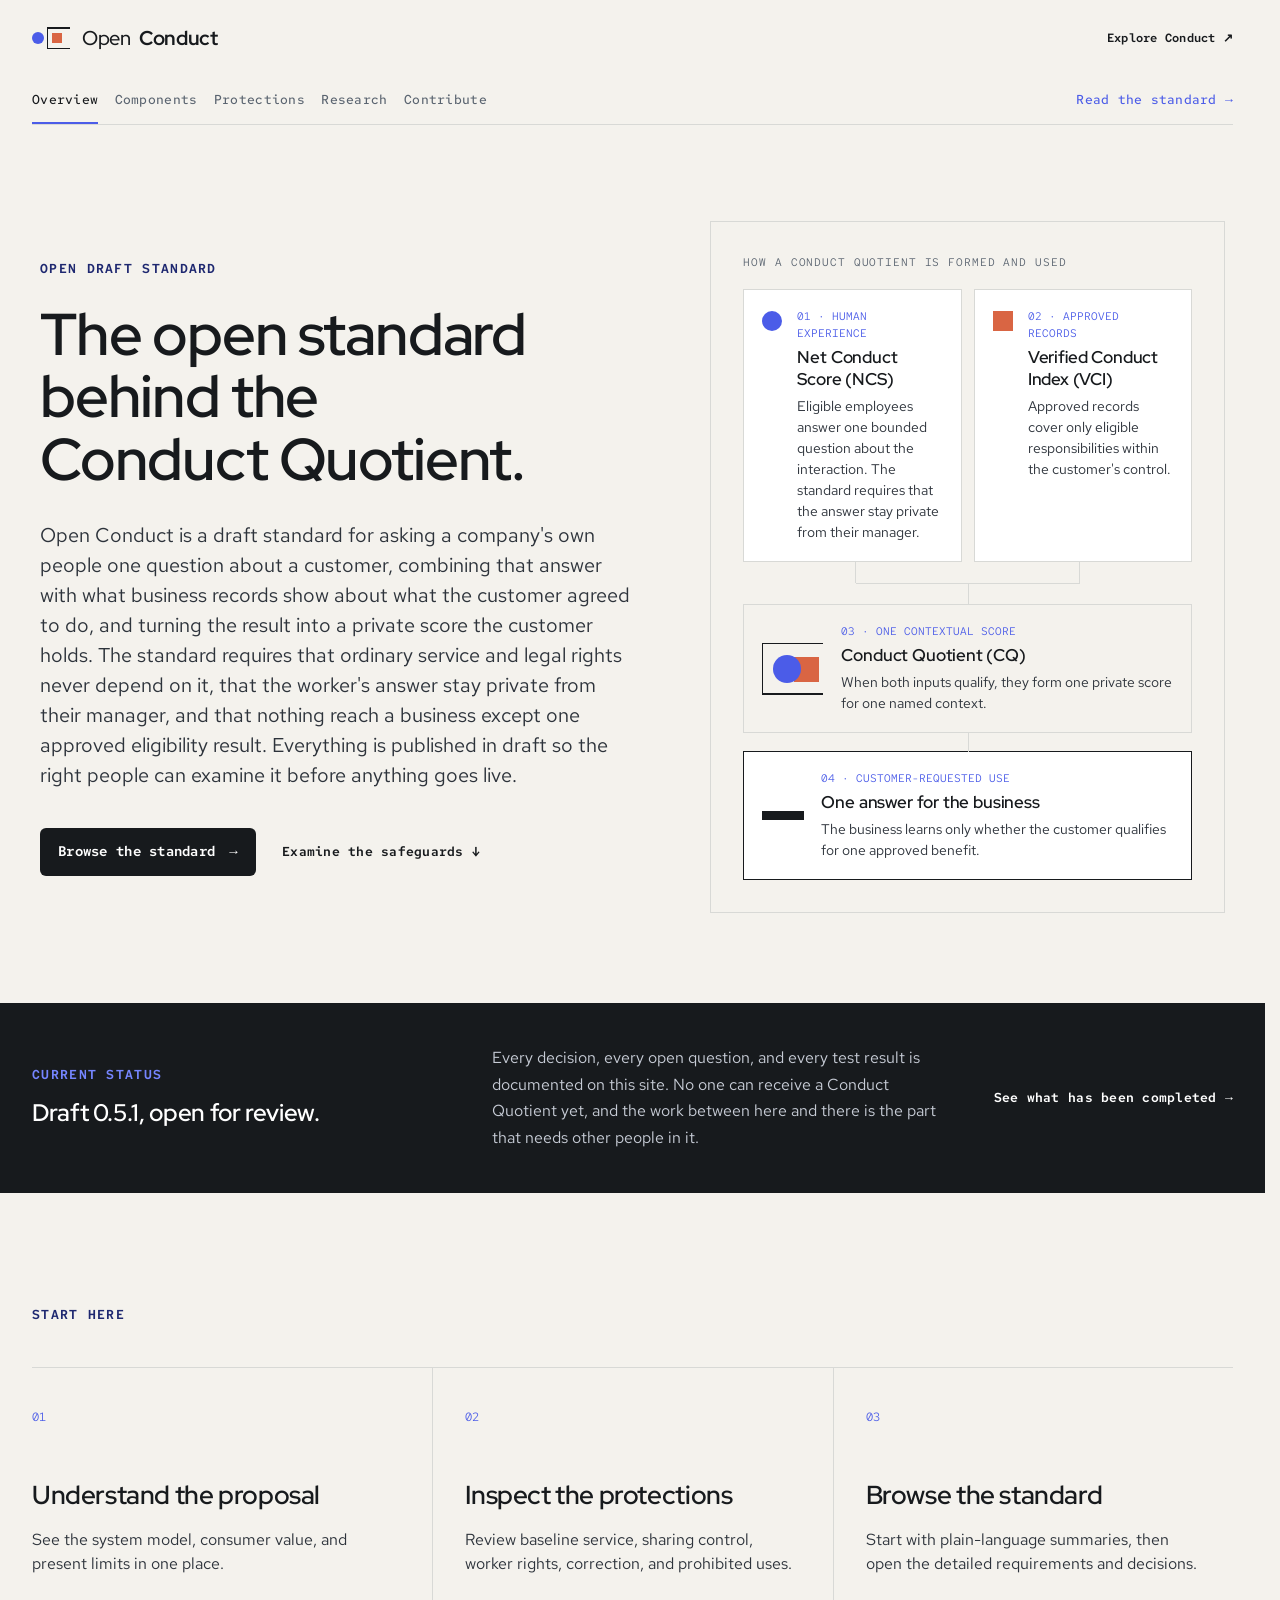
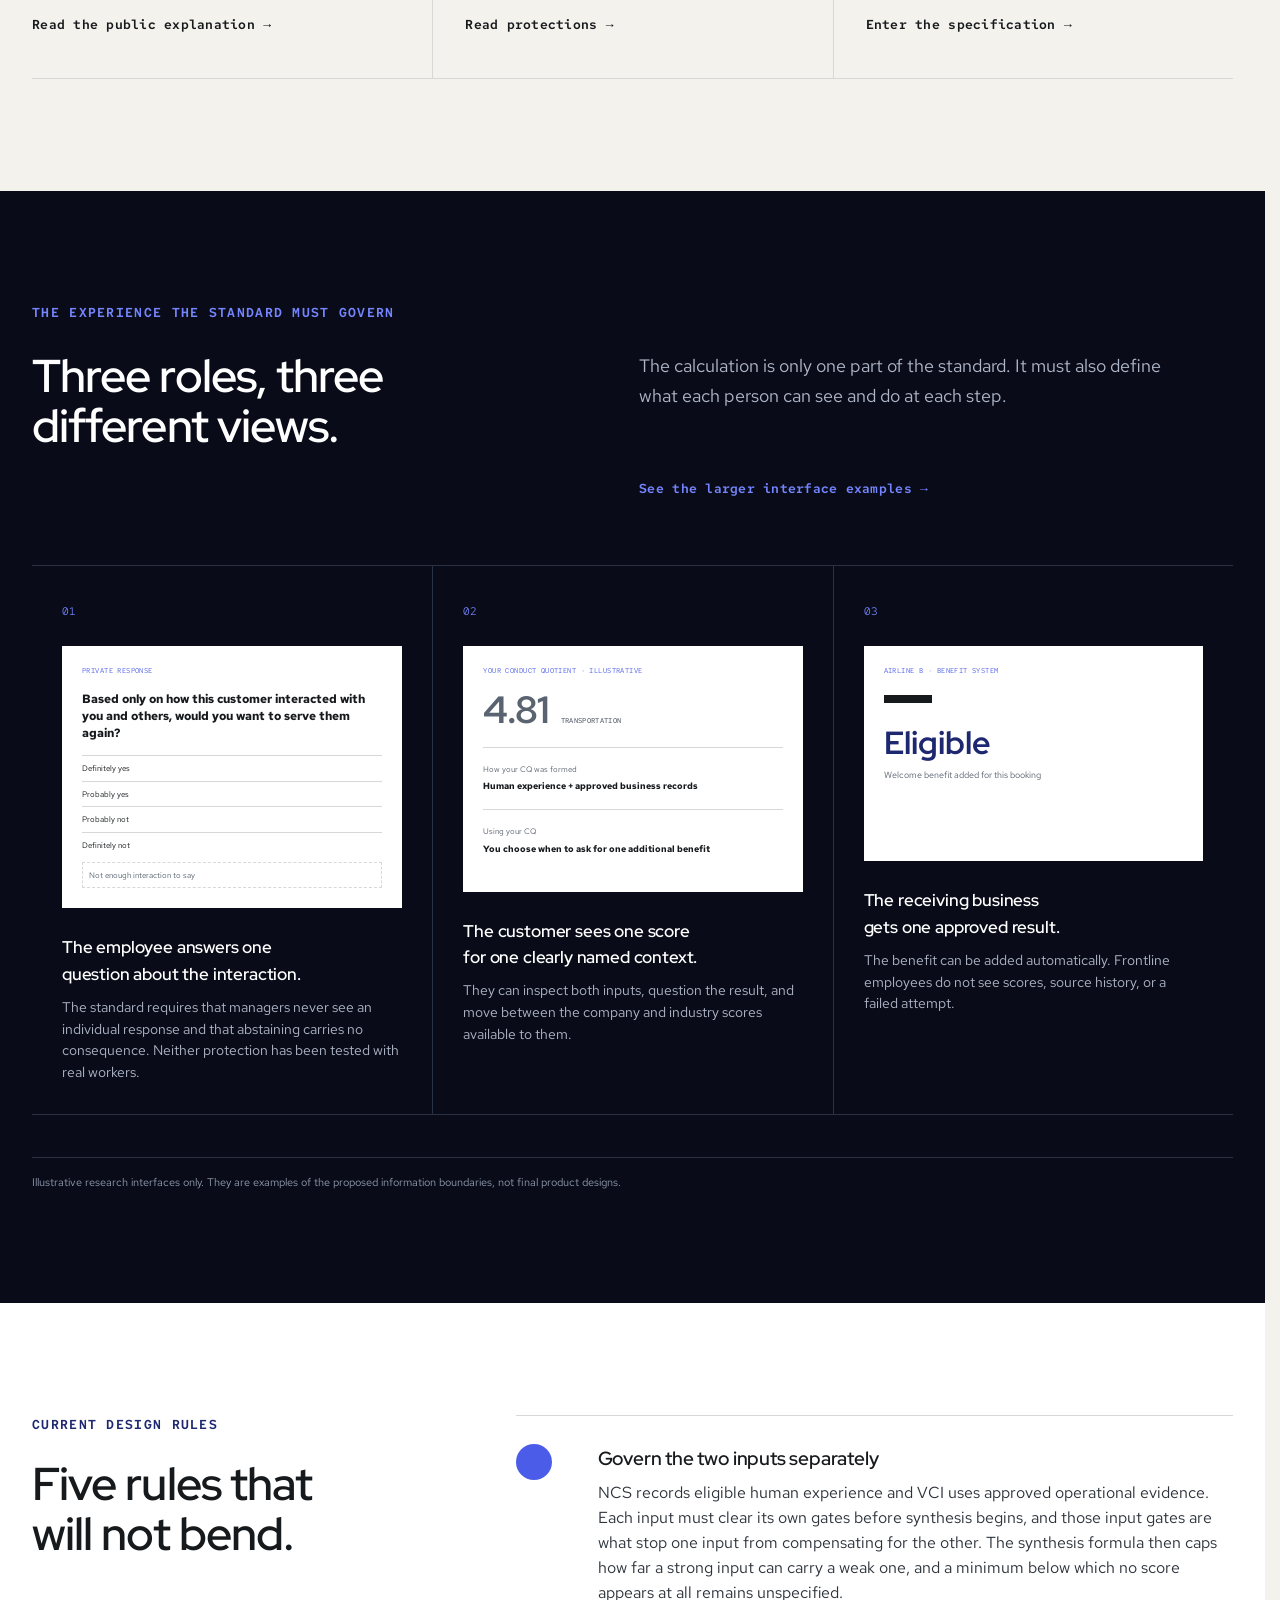
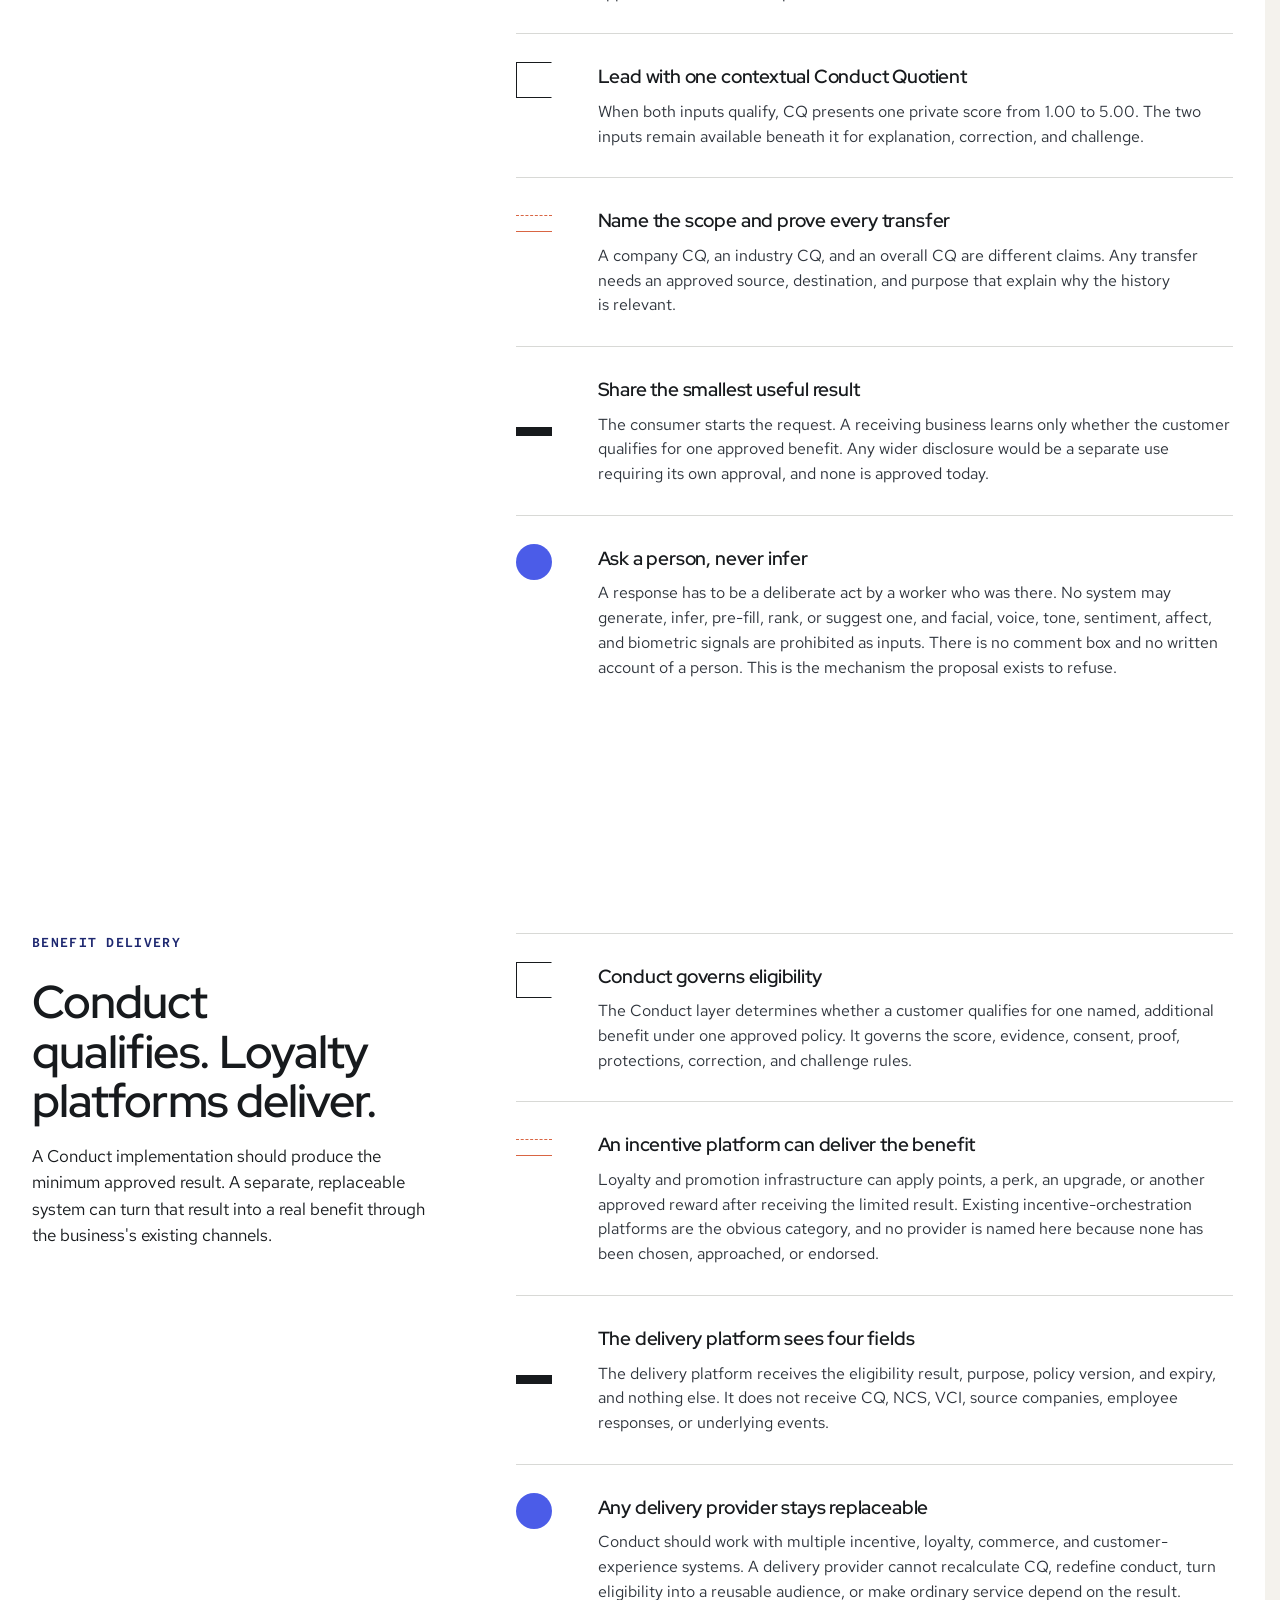
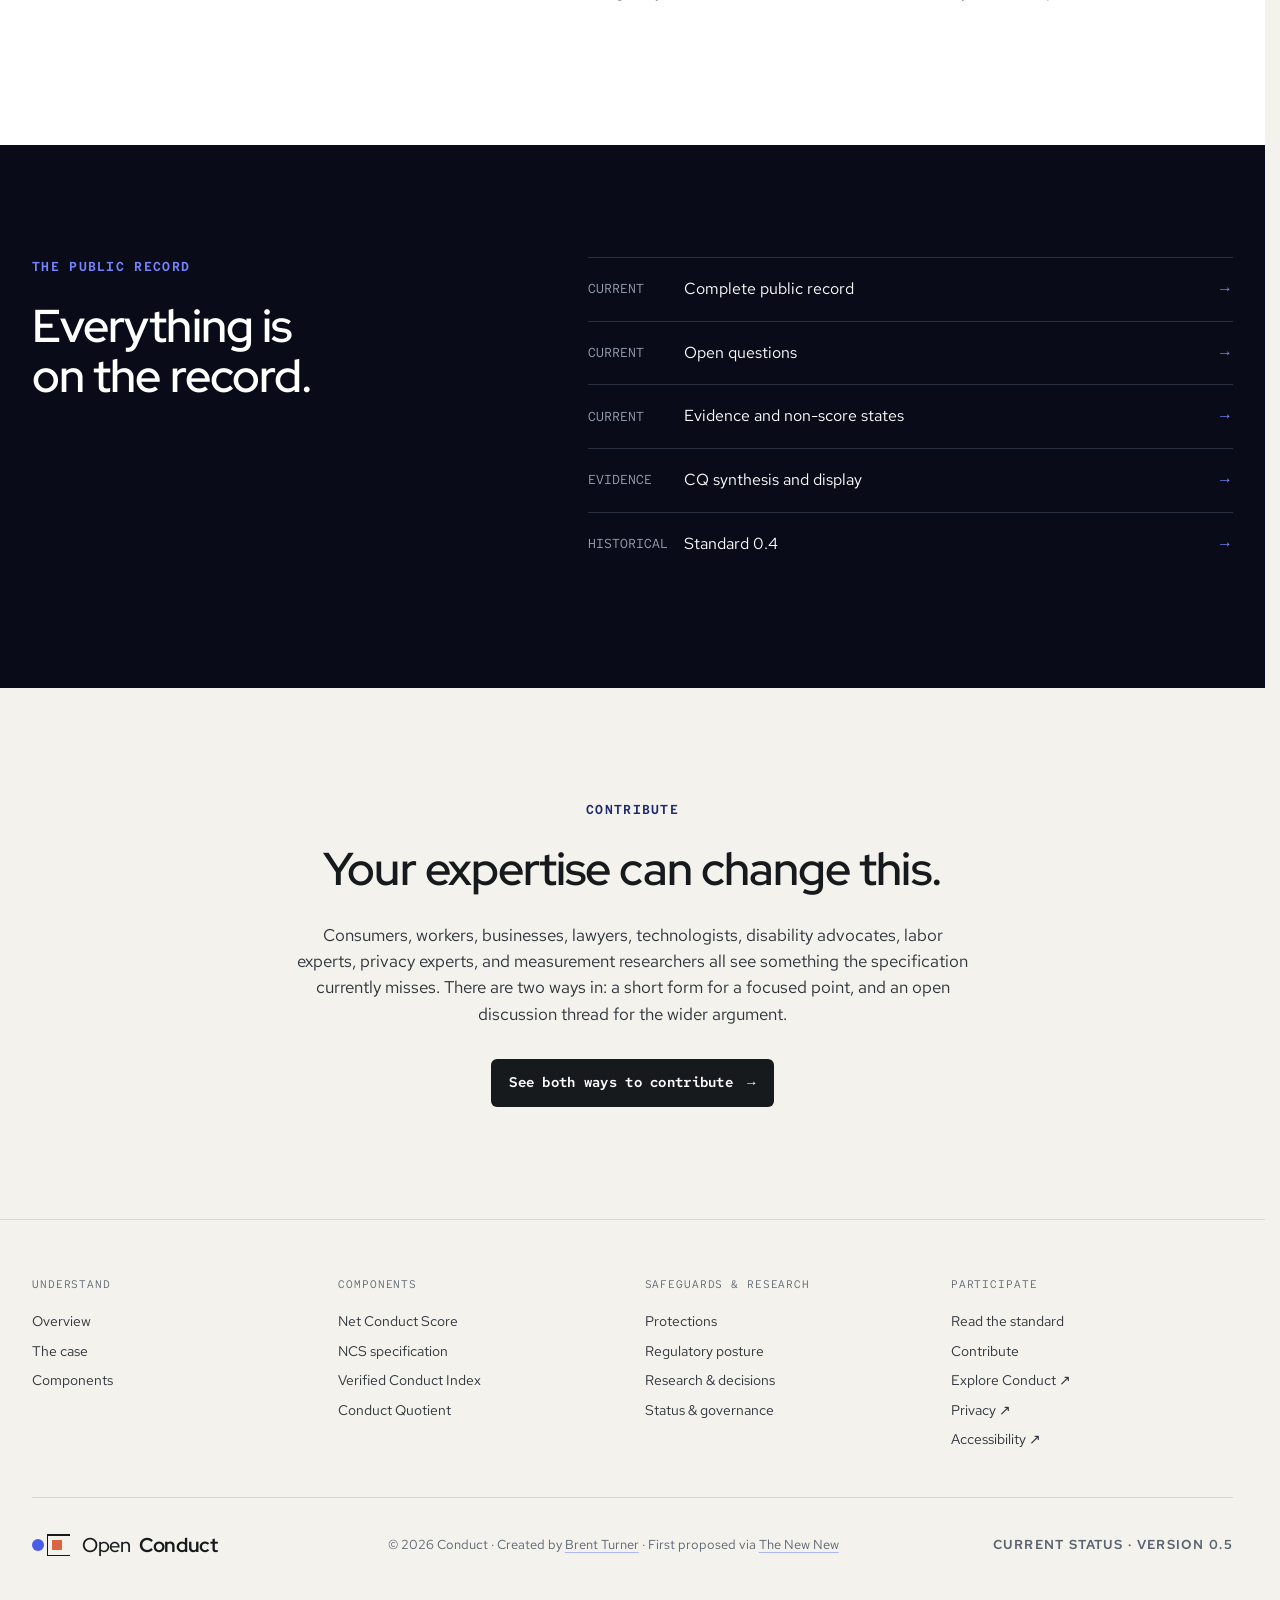
<file: index.html>
<!DOCTYPE html>
<html lang="en">
<head>
  <meta charset="utf-8">
  <meta name="viewport" content="width=device-width, initial-scale=1">
  <title>The Open Standard Behind the Conduct Quotient | Open Conduct</title>
  <meta name="description" content="Inspect the Conduct proposal, protections, decisions, evidence, open questions, and contribution process.">
  <meta name="robots" content="index,follow,max-image-preview:large,max-snippet:-1,max-video-preview:-1">
  <meta name="theme-color" content="#f4f2ed">
  <meta name="color-scheme" content="light dark">
  <link rel="canonical" href="https://openconduct.org/">
  <link rel="stylesheet" href="assets/site.css">
  <link rel="icon" href="favicon.ico" sizes="32x32">
  <link rel="icon" href="favicon.svg" type="image/svg+xml">
  <link rel="apple-touch-icon" href="apple-touch-icon.png">
  <link rel="manifest" href="site.webmanifest">
  <meta property="og:type" content="website">
  <meta property="og:locale" content="en_US">
  <meta property="og:site_name" content="Open Conduct">
  <meta property="og:title" content="The Open Standard Behind the Conduct Quotient | Open Conduct">
  <meta property="og:description" content="Inspect the Conduct proposal, protections, decisions, evidence, open questions, and contribution process.">
  <meta property="og:url" content="https://openconduct.org/">
  <meta property="og:image" content="https://openconduct.org/og.png">
  <meta property="og:image:width" content="1200">
  <meta property="og:image:height" content="630">
  <meta property="og:image:alt" content="Good conduct should count. Conduct and Open Conduct.">
  <meta name="twitter:card" content="summary_large_image">
  <meta name="twitter:title" content="The Open Standard Behind the Conduct Quotient | Open Conduct">
  <meta name="twitter:description" content="Inspect the Conduct proposal, protections, decisions, evidence, open questions, and contribution process.">
  <meta name="twitter:image" content="https://openconduct.org/og.png">
  <script type="application/ld+json">
  {"@context":"https://schema.org","@graph":[{"@type":"WebSite","@id":"https://openconduct.org/#website","url":"https://openconduct.org/","name":"Open Conduct","alternateName":["OpenConduct","openconduct.org"],"inLanguage":"en-US"},{"@type":"Person","@id":"https://brentturner.is/#person","name":"Brent Turner","url":"https://brentturner.is/"},{"@type":"WebPage","@id":"https://openconduct.org/#page","url":"https://openconduct.org/","name":"The Open Standard Behind the Conduct Quotient | Open Conduct","description":"Inspect the Conduct proposal, protections, decisions, evidence, open questions, and contribution process.","isPartOf":{"@id":"https://openconduct.org/#website"},"author":{"@id":"https://brentturner.is/#person"},"inLanguage":"en-US","dateModified":"2026-08-23"}]}
  </script>
</head>
<body>
  <main class="open-site">
    <a class="skip-link" href="#open-main">Skip to content</a>
    <header class="open-header">
      <a class="open-wordmark" aria-label="Open Conduct home" href="./"><span class="open-mark" aria-hidden="true"><span class="open-mark-frame"></span><span class="open-mark-circle"></span><span class="open-mark-square"></span></span><span><em>Open</em> Conduct</span></a>
      <div class="open-utility">
        <a href="https://conduct.is/" target="_blank" rel="noopener noreferrer">Explore Conduct <span aria-hidden="true">↗</span></a>
      </div>
      <input type="checkbox" id="nav-toggle" class="nav-toggle" aria-hidden="true">
      <label for="nav-toggle" class="nav-toggle-btn" aria-label="Toggle navigation"><span></span></label>
      <nav class="open-primary-nav" aria-label="Open Conduct navigation">
        <a class="is-active" aria-current="page" href="./">Overview</a><a href="components/">Components</a><a href="protections/">Protections</a><a href="library/">Research</a><a href="contribute/">Contribute</a><a class="nav-spec-link" href="standard/0.5/conduct-quotient/">Read the standard →</a>
      </nav>
    </header>
    <section class="open-hero" id="open-main">
      <div class="open-hero-copy">
        <p class="document-type">OPEN DRAFT STANDARD</p>
        <h1>The open standard behind the Conduct Quotient.</h1>
        <p class="open-lead">Open Conduct is a draft standard for asking a company's own people one question about a customer, combining that answer with what business records show about what the customer agreed to do, and turning the result into a private score the customer holds. The standard requires that ordinary service and legal rights never depend on it, that the worker's answer stay private from their manager, and that nothing reach a business except one approved eligibility result. Everything is published in draft so the right people can examine it before anything goes live.</p>
        <div class="open-actions">
          <a class="button button-ink" href="standard/0.5/conduct-quotient/">Browse the standard <span aria-hidden="true">→</span></a><a class="text-action" href="protections/">Examine the safeguards <span aria-hidden="true">↓</span></a>
        </div>
      </div>
      <div class="open-system-map" aria-label="How Net Conduct Score and Verified Conduct Index combine into a Conduct Quotient and a limited business result">
        <p class="system-map-title">HOW A CONDUCT QUOTIENT IS FORMED AND USED</p>
        <div class="system-map-inputs">
          <a href="netconductscore/">
            <span class="map-circle" aria-hidden="true"></span>
            <div>
              <small>01 · HUMAN EXPERIENCE</small>
              <h2>Net Conduct Score (NCS)</h2>
              <p>Eligible employees answer one bounded question about the interaction. The standard requires that the answer stay private from their manager.</p>
            </div>
          </a>
          <a href="verifiedconductindex/">
            <span class="map-square" aria-hidden="true"></span>
            <div>
              <small>02 · APPROVED RECORDS</small>
              <h2>Verified Conduct Index (VCI)</h2>
              <p>Approved records cover only eligible responsibilities within the customer's control.</p>
            </div>
          </a>
        </div>
        <div class="system-map-connector" aria-hidden="true">
          <i></i><i></i><span></span>
        </div>
        <a class="system-map-cq" href="standard/0.5/conduct-quotient/">
          <span class="map-combined-mark" aria-hidden="true"><i></i><b></b></span>
          <div>
            <small>03 · ONE CONTEXTUAL SCORE</small>
            <h2>Conduct Quotient (CQ)</h2>
            <p>When both inputs qualify, they form one private score for one named context.</p>
          </div>
        </a>
        <div class="system-map-proof">
          <span class="map-bar" aria-hidden="true"></span>
          <div>
            <small>04 · CUSTOMER-REQUESTED USE</small>
            <h2>One answer for the business</h2>
            <p>The business learns only whether the customer qualifies for one approved benefit.</p>
          </div>
        </div>
      </div>
    </section>
    <section class="proposal-status">
      <div>
        <p class="document-type">CURRENT STATUS</p>
        <h2>Draft 0.5.1, open for review.</h2>
      </div>
      <p>Every decision, every open question, and every test result is documented on this site. No one can receive a Conduct Quotient yet, and the work between here and there is the part that needs other people in it.</p><a href="#status-detail">See what has been completed <span aria-hidden="true">→</span></a>
    </section>
    <section class="start-paths">
      <p class="document-type">START HERE</p>
      <div class="path-grid">
        <article>
          <span class="path-number">01</span>
          <h2>Understand the proposal</h2>
          <p>See the system model, consumer value, and present limits in one place.</p><a href="https://conduct.is/">Read the public explanation <span aria-hidden="true">→</span></a>
        </article>
        <article>
          <span class="path-number">02</span>
          <h2>Inspect the protections</h2>
          <p>Review baseline service, sharing control, worker rights, correction, and prohibited uses.</p><a href="protections/">Read protections <span aria-hidden="true">→</span></a>
        </article>
        <article>
          <span class="path-number">03</span>
          <h2>Browse the standard</h2>
          <p>Start with plain-language summaries, then open the detailed requirements and decisions.</p><a href="standard/0.5/conduct-quotient/">Enter the specification <span aria-hidden="true">→</span></a>
        </article>
      </div>
    </section>
    <section class="open-experience" id="experience">
      <div class="open-experience-heading">
        <p class="document-type">THE EXPERIENCE THE STANDARD MUST GOVERN</p>
        <h2>Three roles, three different views.</h2>
        <p>The calculation is only one part of the standard. It must also define what each person can see and do at each step.</p><a href="https://conduct.is/#experience">See the larger interface examples <span aria-hidden="true">→</span></a>
      </div>
      <div class="experience-contract">
        <article>
          <span class="contract-number">01</span>
          <div class="contract-mini-ui worker-contract">
            <p>PRIVATE RESPONSE</p><strong>Based only on how this customer interacted with you and others, would you want to serve them again?</strong><span>Definitely yes</span><span>Probably yes</span><span>Probably not</span><span>Definitely not</span><span class="contract-abstain">Not enough interaction to say</span>
          </div>
          <h3>The employee answers one question about the interaction.</h3>
          <p>The standard requires that managers never see an individual response and that abstaining carries no consequence. Neither protection has been tested with real workers.</p>
        </article>
        <article>
          <span class="contract-number">02</span>
          <div class="contract-mini-ui consumer-contract">
            <p>YOUR CONDUCT QUOTIENT · ILLUSTRATIVE</p><span class="contract-score">4.81 <small>TRANSPORTATION</small></span>
            <div>
              <span>How your CQ was formed</span><strong>Human experience + approved business records</strong>
            </div>
            <div>
              <span>Using your CQ</span><strong>You choose when to ask for one additional benefit</strong>
            </div>
          </div>
          <h3>The customer sees one score for one clearly named context.</h3>
          <p>They can inspect both inputs, question the result, and move between the company and industry scores available to them.</p>
        </article>
        <article>
          <span class="contract-number">03</span>
          <div class="contract-mini-ui verifier-contract">
            <p>AIRLINE B · BENEFIT SYSTEM</p><i class="mini-proof-bar"></i><strong>Eligible</strong><span>Welcome benefit added for this booking</span>
          </div>
          <h3>The receiving business gets one approved result.</h3>
          <p>The benefit can be added automatically. Frontline employees do not see scores, source history, or a failed attempt.</p>
        </article>
      </div>
      <p class="experience-disclaimer open-disclaimer">Illustrative research interfaces only. They are examples of the proposed information boundaries, not final product designs.</p>
    </section>
    <section class="architecture-section" id="architecture">
      <div class="architecture-heading">
        <p class="document-type">CURRENT DESIGN RULES</p>
        <h2>Five rules that will not bend.</h2>
      </div>
      <div class="architecture-list">
        <article>
          <span class="architecture-symbol symbol-circle" aria-hidden="true"></span>
          <div>
            <h3>Govern the two inputs separately</h3>
            <p>NCS records eligible human experience and VCI uses approved operational evidence. Each input must clear its own gates before synthesis begins, and those input gates are what stop one input from compensating for the other. The synthesis formula then caps how far a strong input can carry a weak one, and a minimum below which no score appears at all remains unspecified.</p>
          </div>
        </article>
        <article>
          <span class="architecture-symbol symbol-frame" aria-hidden="true"></span>
          <div>
            <h3>Lead with one contextual Conduct Quotient</h3>
            <p>When both inputs qualify, CQ presents one private score from 1.00 to 5.00. The two inputs remain available beneath it for explanation, correction, and challenge.</p>
          </div>
        </article>
        <article>
          <span class="architecture-symbol symbol-transfer" aria-hidden="true"></span>
          <div>
            <h3>Name the scope and prove every transfer</h3>
            <p>A company CQ, an industry CQ, and an overall CQ are different claims. Any transfer needs an approved source, destination, and purpose that explain why the history is relevant.</p>
          </div>
        </article>
        <article>
          <span class="architecture-symbol symbol-bar" aria-hidden="true"></span>
          <div>
            <h3>Share the smallest useful result</h3>
            <p>The consumer starts the request. A receiving business learns only whether the customer qualifies for one approved benefit. Any wider disclosure would be a separate use requiring its own approval, and none is approved today.</p>
          </div>
        </article>
        <article>
          <span class="architecture-symbol symbol-circle" aria-hidden="true"></span>
          <div>
            <h3>Ask a person, never infer</h3>
            <p>A response has to be a deliberate act by a worker who was there. No system may generate, infer, pre-fill, rank, or suggest one, and facial, voice, tone, sentiment, affect, and biometric signals are prohibited as inputs. There is no comment box and no written account of a person. This is the mechanism <a href="case-for-conduct/#ask-not-infer">the proposal exists to refuse</a>.</p>
          </div>
        </article>
      </div>
    </section>
    <section class="architecture-section benefit-delivery-section" id="benefit-delivery">
      <div class="architecture-heading">
        <p class="document-type">BENEFIT DELIVERY</p>
        <h2>Conduct qualifies. Loyalty platforms deliver.</h2>
        <p>A Conduct implementation should produce the minimum approved result. A separate, replaceable system can turn that result into a real benefit through the business's existing channels.</p>
      </div>
      <div class="architecture-list">
        <article>
          <span class="architecture-symbol symbol-frame" aria-hidden="true"></span>
          <div>
            <h3>Conduct governs eligibility</h3>
            <p>The Conduct layer determines whether a customer qualifies for one named, additional benefit under one approved policy. It governs the score, evidence, consent, proof, protections, correction, and challenge rules.</p>
          </div>
        </article>
        <article>
          <span class="architecture-symbol symbol-transfer" aria-hidden="true"></span>
          <div>
            <h3>An incentive platform can deliver the benefit</h3>
            <p>Loyalty and promotion infrastructure can apply points, a perk, an upgrade, or another approved reward after receiving the limited result. Existing incentive-orchestration platforms are the obvious category, and no provider is named here because none has been chosen, approached, or endorsed.</p>
          </div>
        </article>
        <article>
          <span class="architecture-symbol symbol-bar" aria-hidden="true"></span>
          <div>
            <h3>The delivery platform sees four fields</h3>
            <p>The delivery platform receives the eligibility result, purpose, policy version, and expiry, and nothing else. It does not receive CQ, NCS, VCI, source companies, employee responses, or underlying events.</p>
          </div>
        </article>
        <article>
          <span class="architecture-symbol symbol-circle" aria-hidden="true"></span>
          <div>
            <h3>Any delivery provider stays replaceable</h3>
            <p>Conduct should work with multiple incentive, loyalty, commerce, and customer-experience systems. A delivery provider cannot recalculate CQ, redefine conduct, turn eligibility into a reusable audience, or make ordinary service depend on the result.</p>
          </div>
        </article>
      </div>
    </section>
    <section class="open-record" id="research">
      <div>
        <p class="document-type">THE PUBLIC RECORD</p>
        <h2>Everything is on the record.</h2>
      </div>
      <div class="record-links">
        <a href="library/"><span>Current</span> Complete public record <b>→</b></a><a href="standard/0.5/conduct-quotient/#open-questions"><span>Current</span> Open questions <b>→</b></a><a href="standard/0.5/conduct-quotient/#sufficiency"><span>Current</span> Evidence and non-score states <b>→</b></a><a href="standard/0.5/conduct-quotient/#representation"><span>Evidence</span> CQ synthesis and display <b>→</b></a><a href="standard/0.4/conduct-quotient/"><span>Historical</span> Standard 0.4 <b>→</b></a>
      </div>
    </section>
    <section class="open-contribute" id="contribute">
      <p class="document-type">CONTRIBUTE</p>
      <h2>Your expertise can change this.</h2>
      <p>Consumers, workers, businesses, lawyers, technologists, disability advocates, labor experts, privacy experts, and measurement researchers all see something the specification currently misses. There are two ways in: a short form for a focused point, and an open discussion thread for the wider argument.</p><a class="button button-ink" href="contribute/">See both ways to contribute <span aria-hidden="true">→</span></a>
    </section>
    <footer class="open-footer" id="status-detail">
      <nav class="footer-nav" aria-label="Open Conduct pages">
        <div class="footer-nav-group">
          <p>Understand</p>
          <a href="./">Overview</a>
          <a href="case-for-conduct/">The case</a>
          <a href="components/">Components</a>
        </div>
        <div class="footer-nav-group">
          <p>Components</p>
          <a href="netconductscore/">Net Conduct Score</a>
          <a href="standard/0.5/net-conduct-score/">NCS specification</a>
          <a href="verifiedconductindex/">Verified Conduct Index</a>
          <a href="standard/0.5/conduct-quotient/">Conduct Quotient</a>
        </div>
        <div class="footer-nav-group">
          <p>Safeguards &amp; research</p>
          <a href="protections/">Protections</a>
          <a href="regulatory-posture/">Regulatory posture</a>
          <a href="library/">Research &amp; decisions</a>
          <a href="status/">Status &amp; governance</a>
        </div>
        <div class="footer-nav-group">
          <p>Participate</p>
          <a href="standard/0.5/conduct-quotient/">Read the standard</a>
          <a href="contribute/">Contribute</a>
          <a href="https://conduct.is/" target="_blank" rel="noopener noreferrer">Explore Conduct <span aria-hidden="true">↗</span></a>
          <a href="https://conduct.is/privacy/" target="_blank" rel="noopener noreferrer">Privacy <span aria-hidden="true">↗</span></a>
          <a href="https://conduct.is/accessibility/" target="_blank" rel="noopener noreferrer">Accessibility <span aria-hidden="true">↗</span></a>
        </div>
      </nav>
      <div class="footer-meta">
        <div class="open-wordmark">
          <span class="open-mark" aria-hidden="true"><span class="open-mark-frame"></span><span class="open-mark-circle"></span><span class="open-mark-square"></span></span><span><em>Open</em> Conduct</span>
        </div>
        <p class="footer-origin">© 2026 Conduct · Created by <a href="https://brentturner.is">Brent Turner</a> · First proposed via <a href="https://thenewnew.is/p/conduct-quotient-cq-net-conduct-score-ncs">The New New</a></p>
        <p class="footer-version"><a href="status/">CURRENT STATUS</a> · VERSION 0.5</p>
      </div>
    </footer>
  </main>
</body>
</html>
</file>
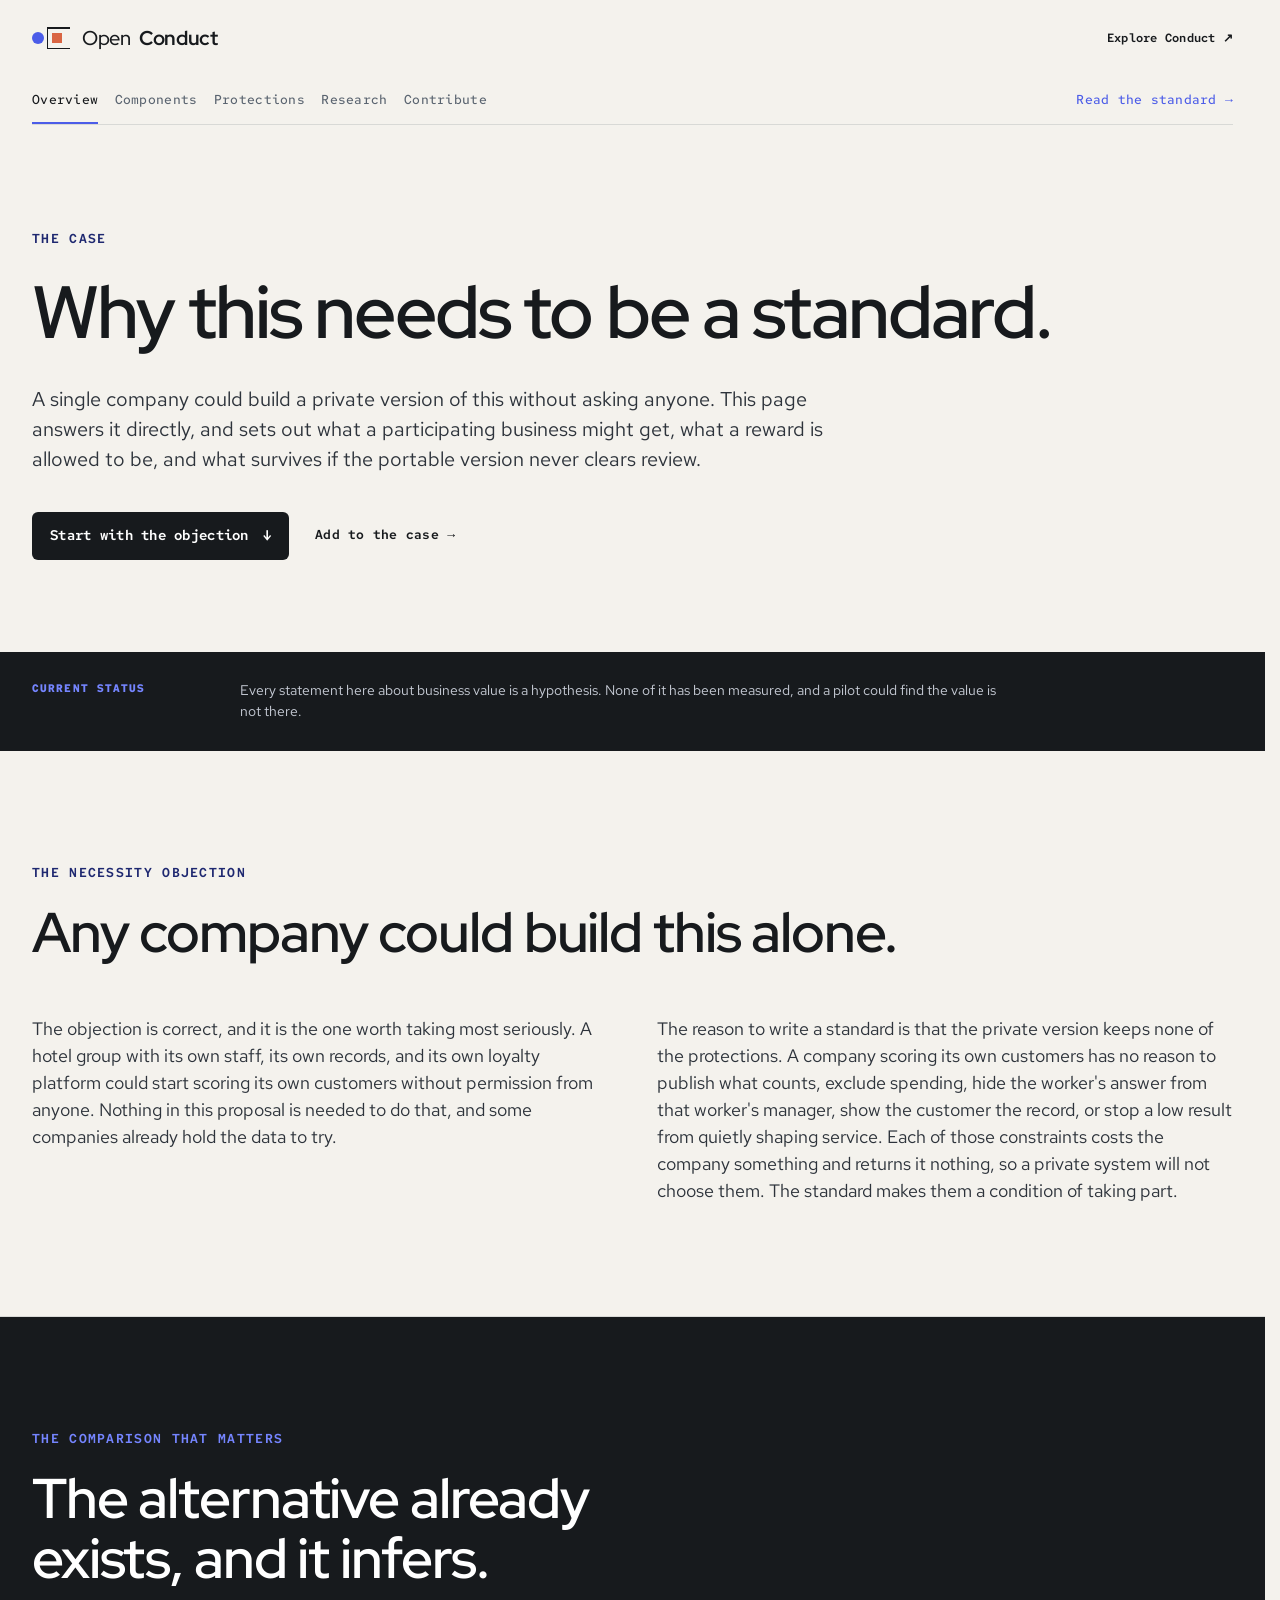
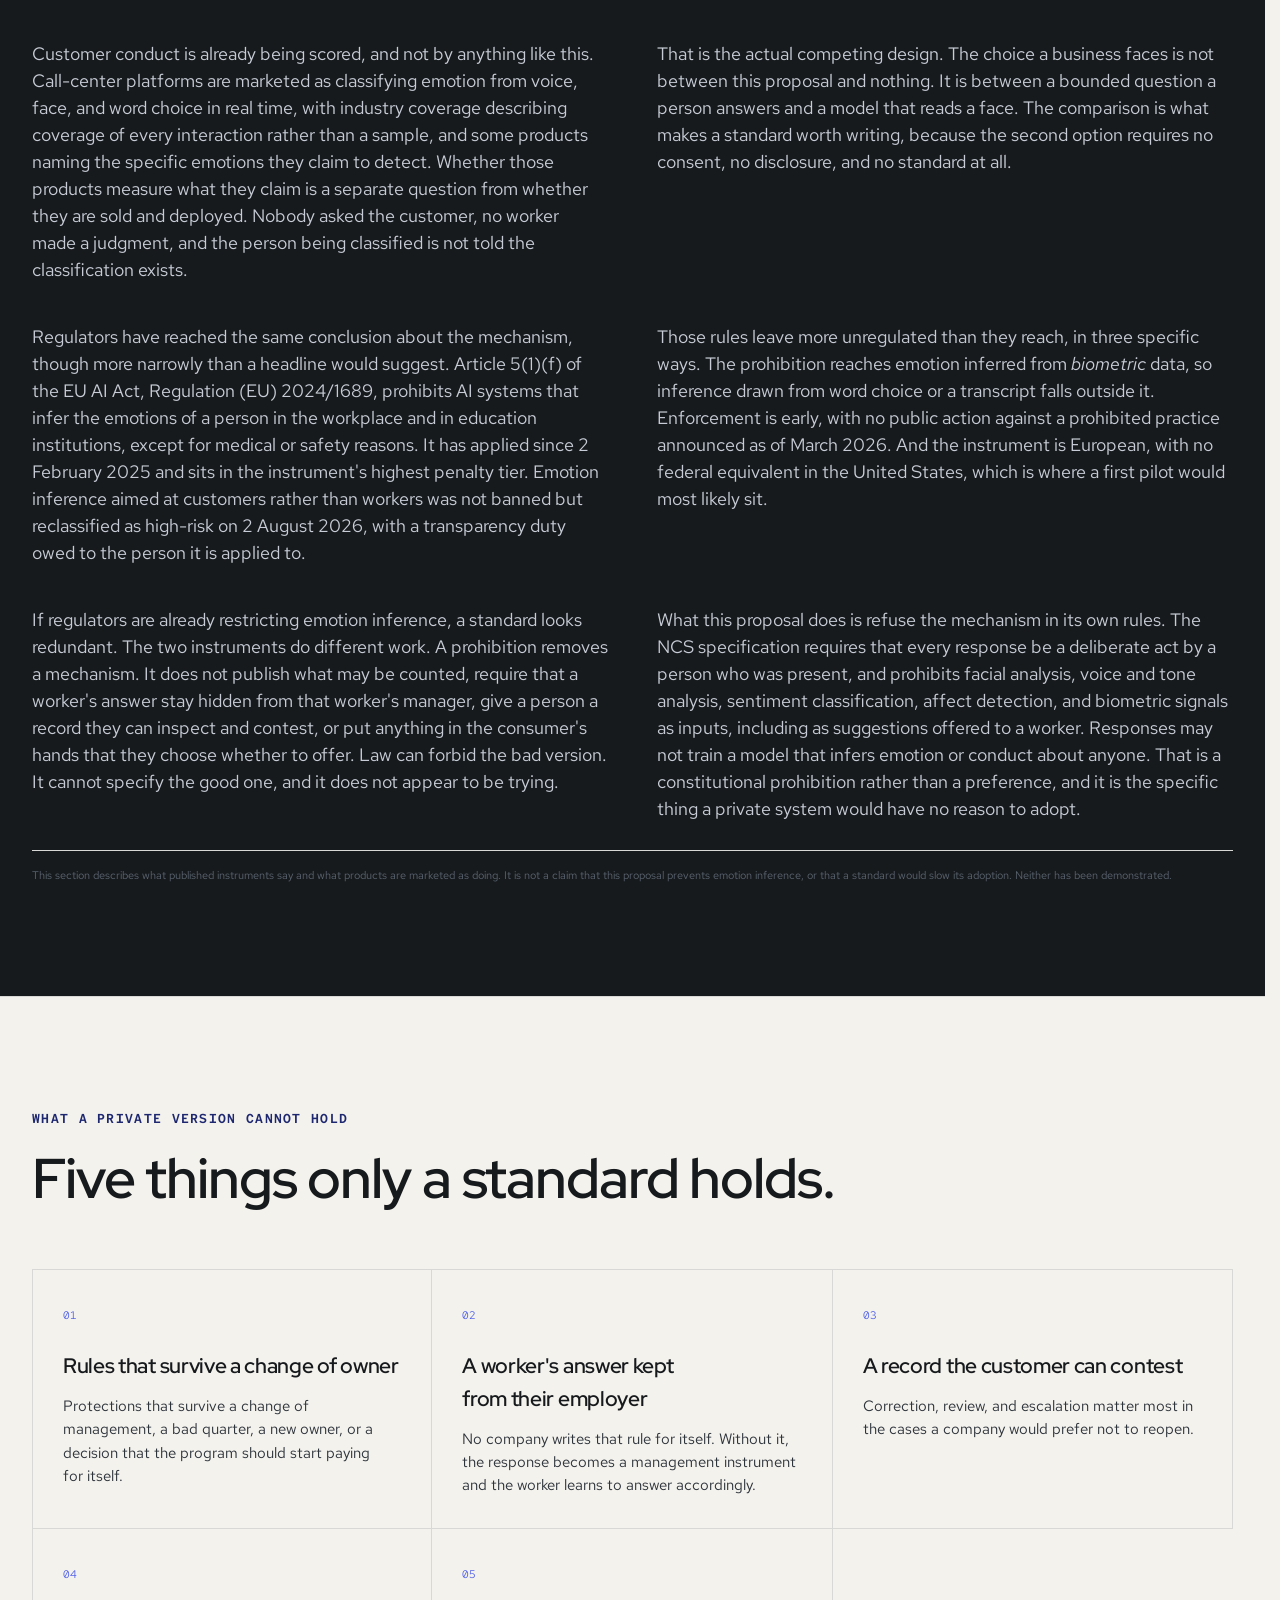
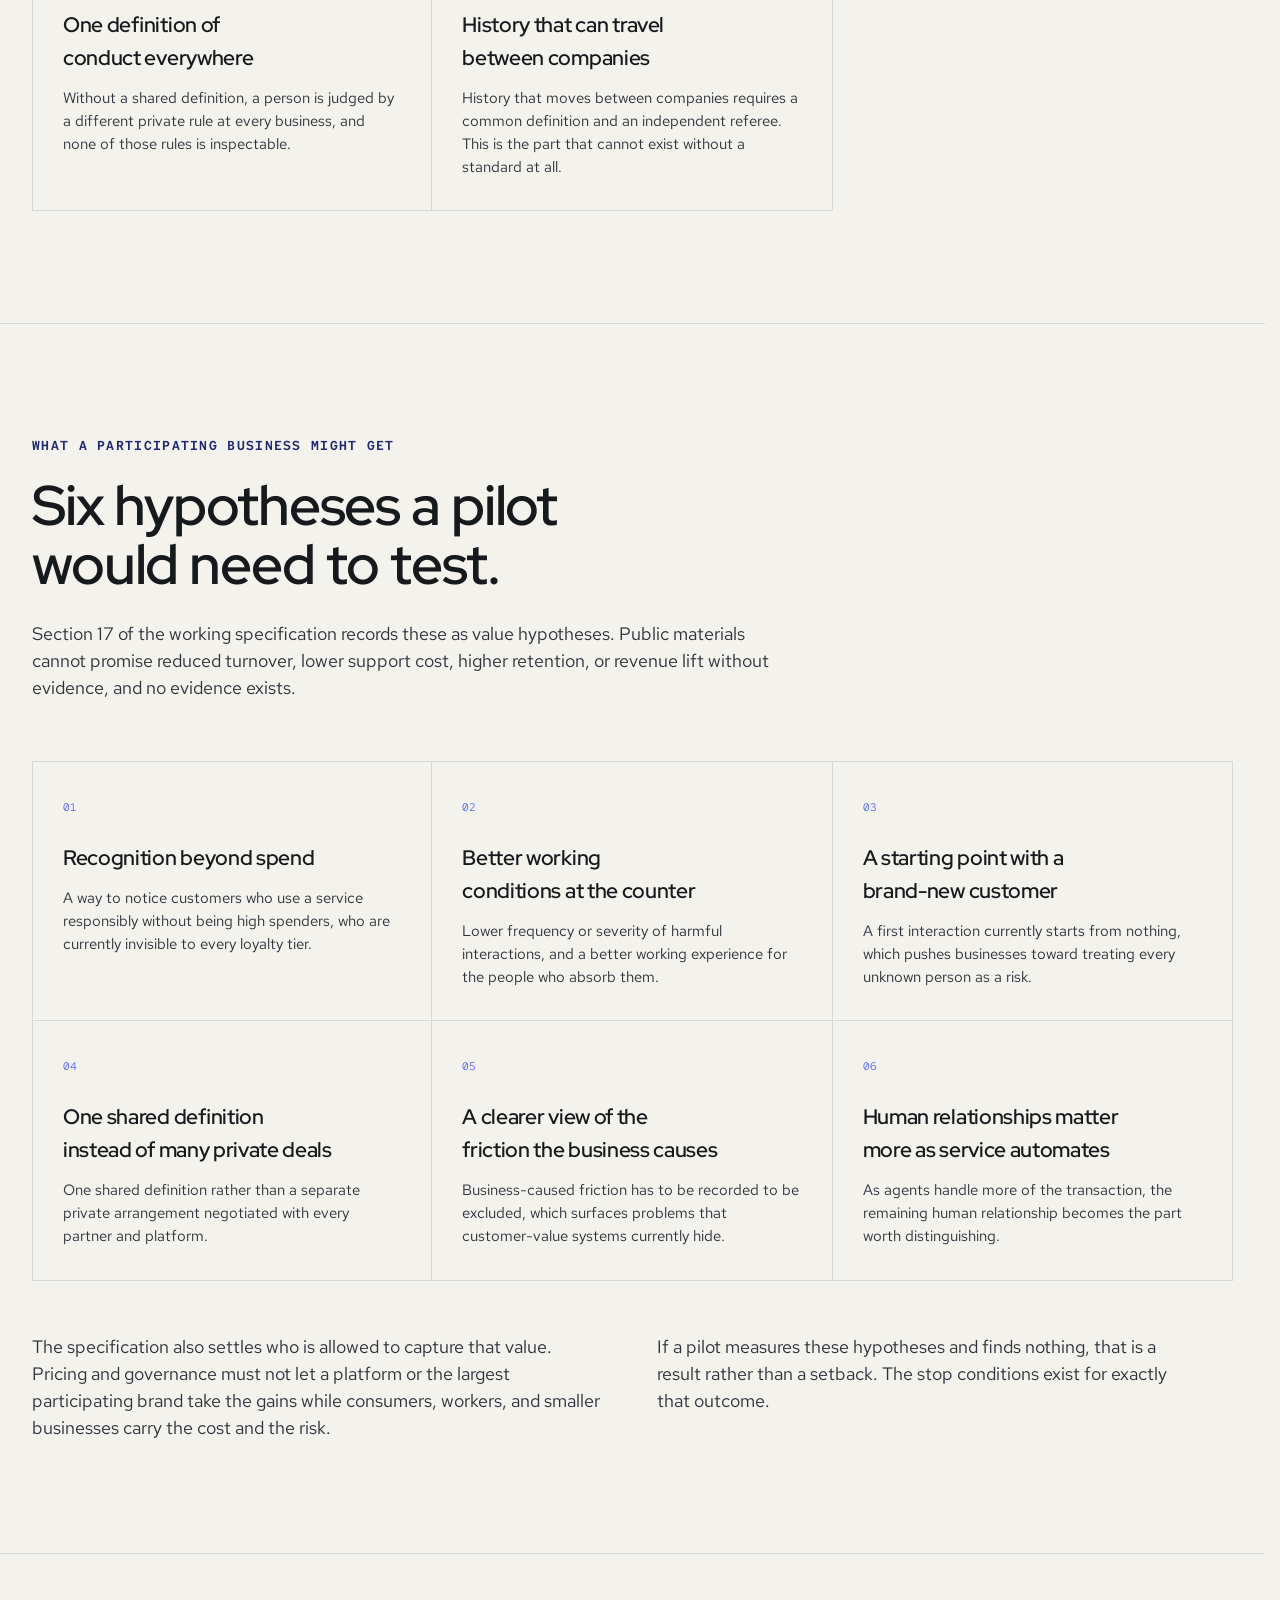
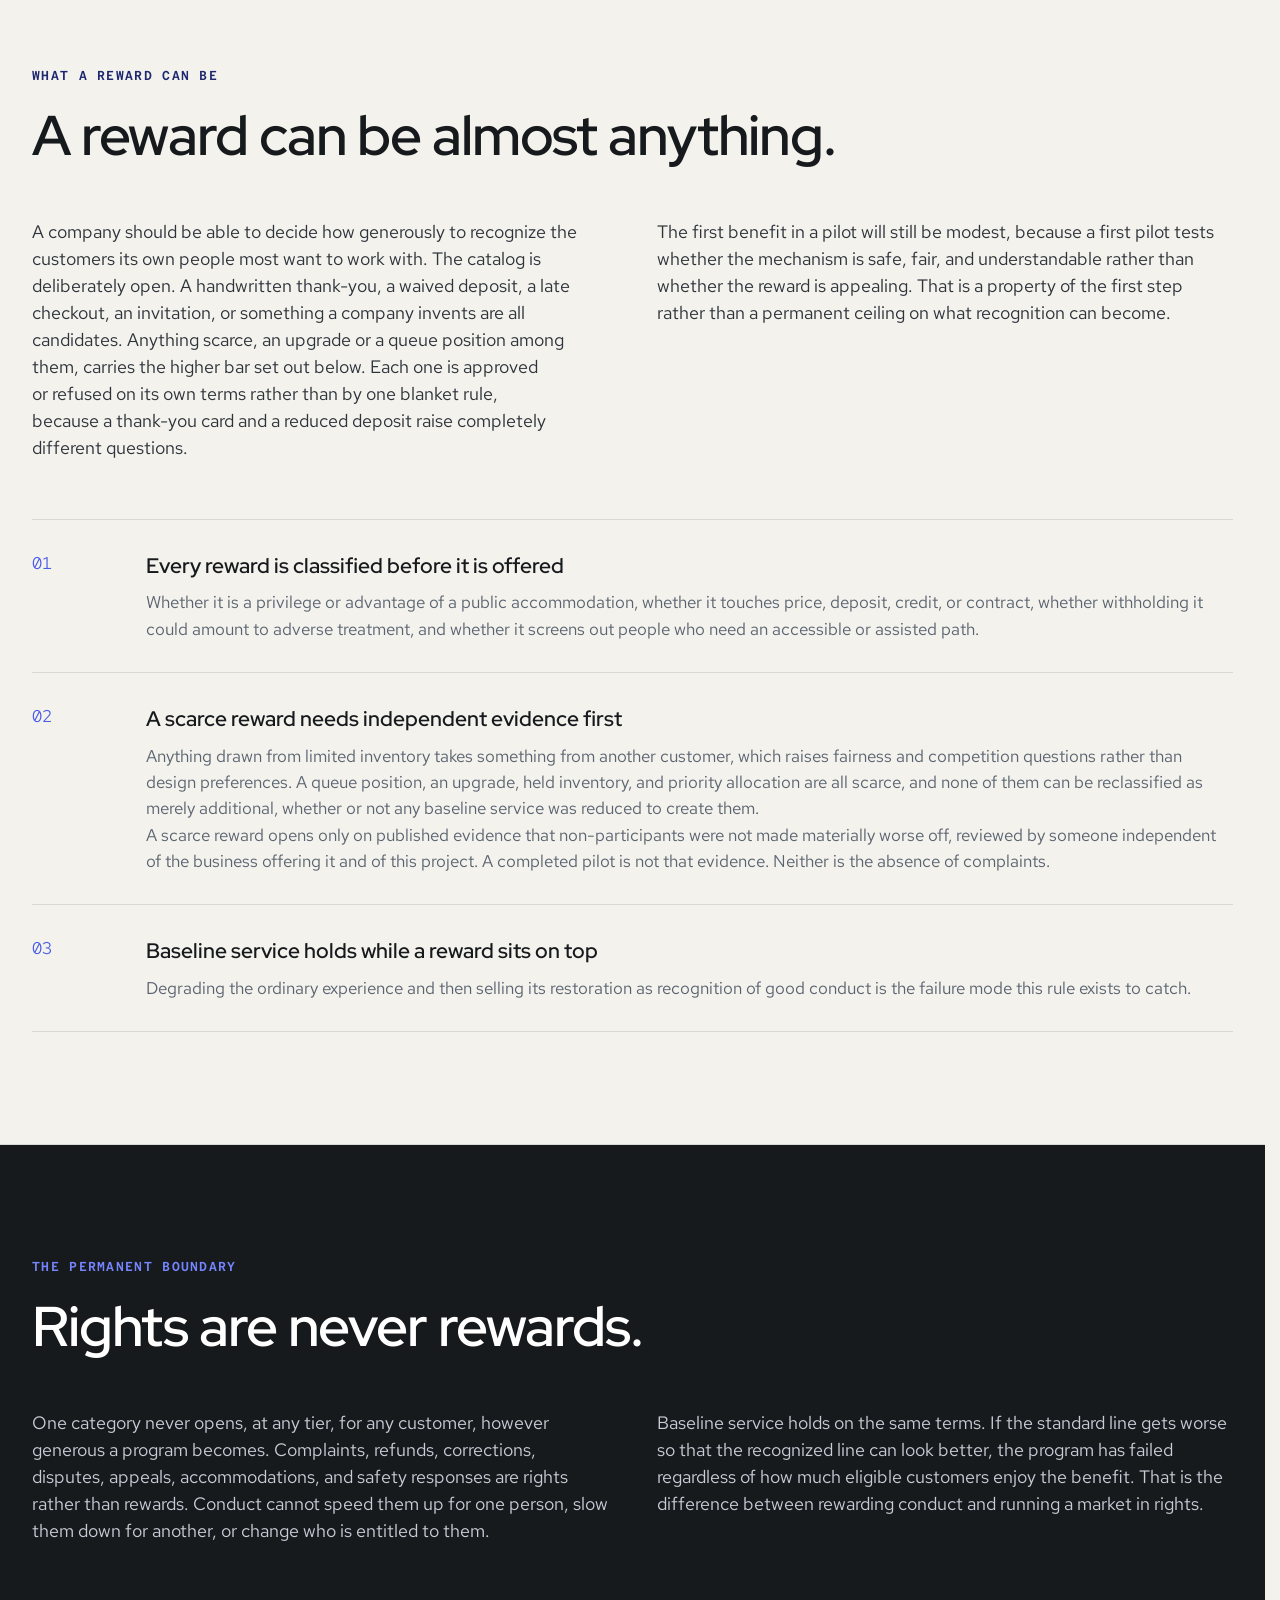
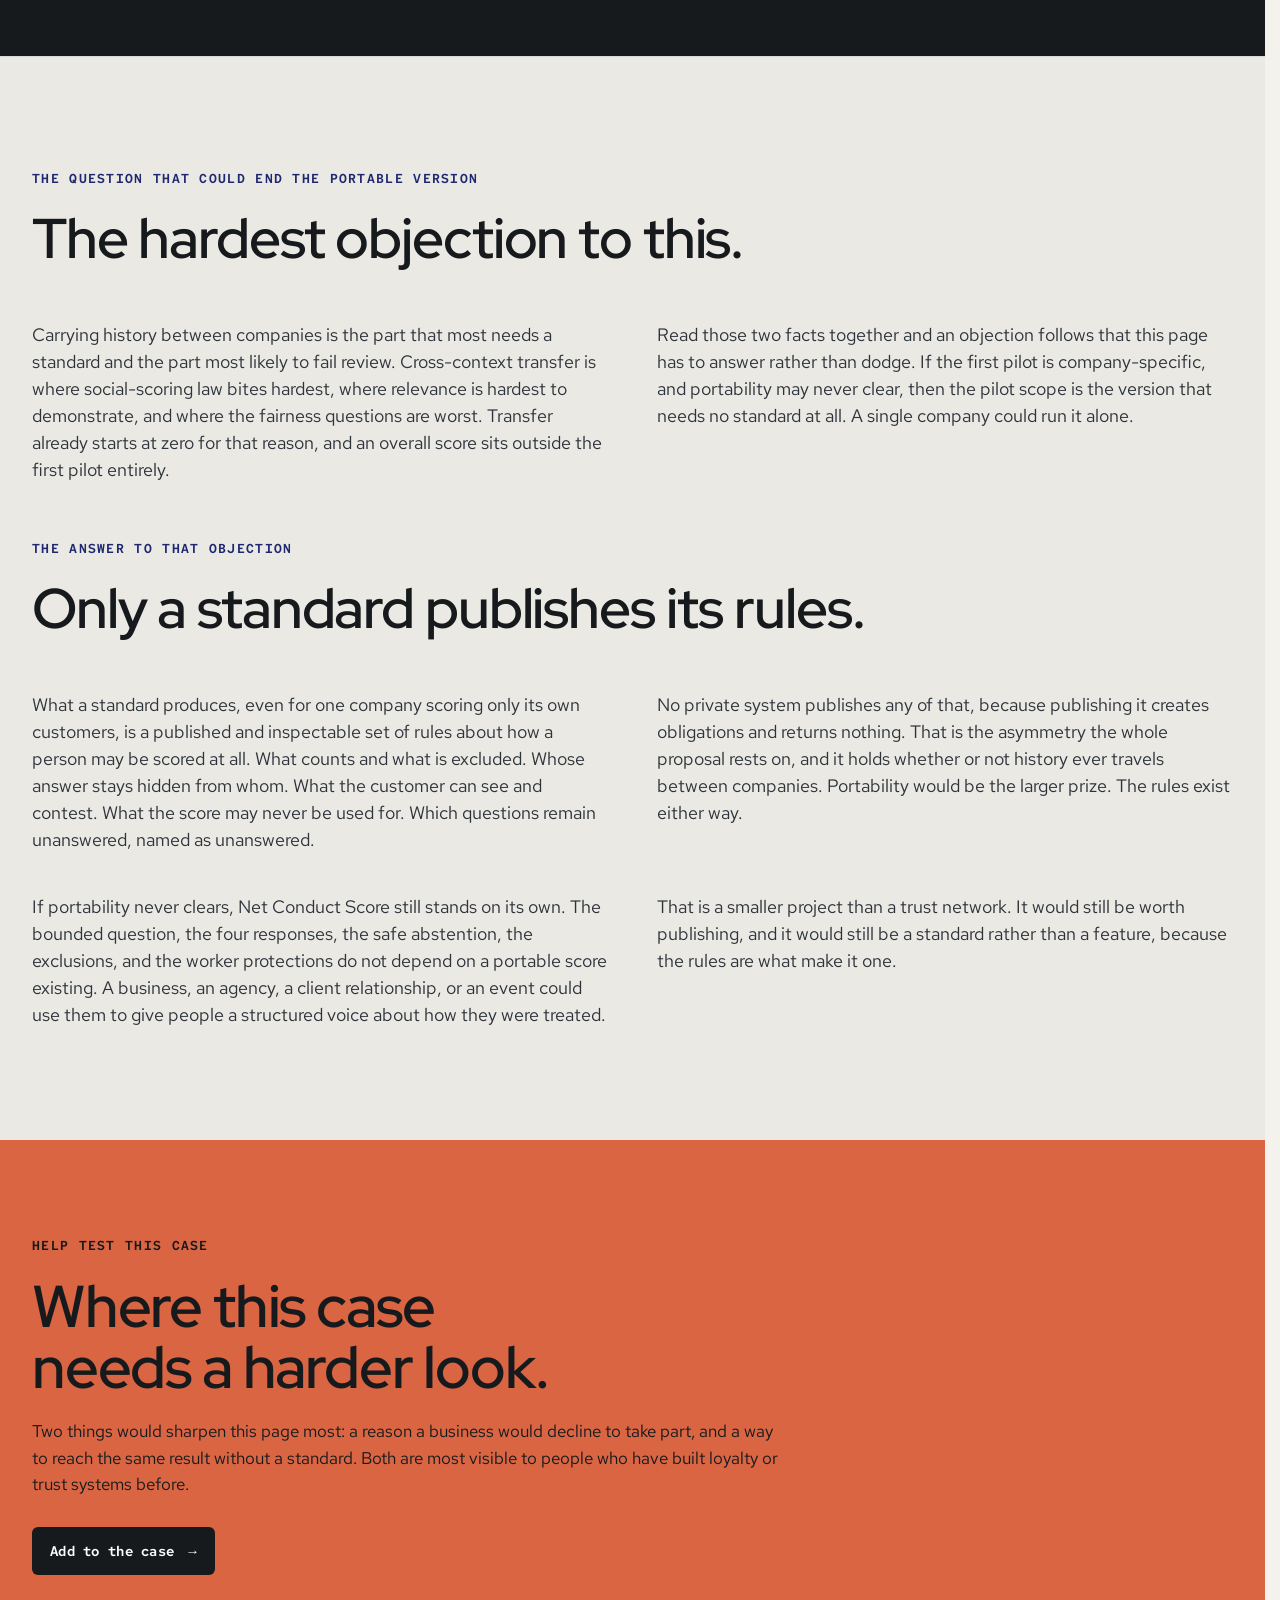
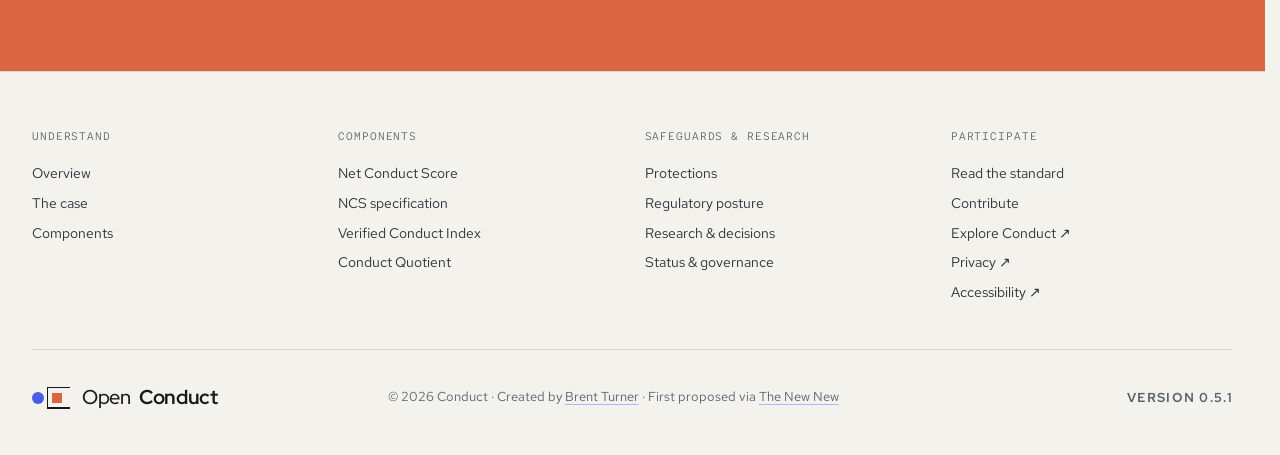
<file: case-for-conduct/index.html>
<!DOCTYPE html>
<html lang="en">
<head>
  <meta charset="utf-8">
  <meta name="viewport" content="width=device-width, initial-scale=1">
  <title>The Case for a Standard | Open Conduct</title>
  <meta name="description" content="Why customer conduct needs a shared standard rather than a private company feature, what a participating business might get, and what a benefit is allowed to be.">
  <meta name="robots" content="index,follow,max-image-preview:large,max-snippet:-1,max-video-preview:-1">
  <meta name="theme-color" content="#f4f2ed">
  <meta name="color-scheme" content="light dark">
  <link rel="canonical" href="https://openconduct.org/case-for-conduct/">
  <link rel="stylesheet" href="../assets/site.css">
  <link rel="icon" href="../favicon.ico" sizes="32x32">
  <link rel="icon" href="../favicon.svg" type="image/svg+xml">
  <link rel="apple-touch-icon" href="../apple-touch-icon.png">
  <link rel="manifest" href="../site.webmanifest">
  <meta property="og:type" content="website">
  <meta property="og:locale" content="en_US">
  <meta property="og:site_name" content="Open Conduct">
  <meta property="og:title" content="The Case for a Standard | Open Conduct">
  <meta property="og:description" content="Why customer conduct needs a shared standard rather than a private company feature, what a participating business might get, what a benefit is allowed to be, and what survives if portability never clears review.">
  <meta property="og:url" content="https://openconduct.org/case-for-conduct/">
  <meta property="og:image" content="https://openconduct.org/og.png">
  <meta property="og:image:width" content="1200">
  <meta property="og:image:height" content="630">
  <meta property="og:image:alt" content="Good conduct should count. Conduct and Open Conduct.">
  <meta name="twitter:card" content="summary_large_image">
  <meta name="twitter:title" content="The Case for a Standard | Open Conduct">
  <meta name="twitter:description" content="Why customer conduct needs a shared standard rather than a private company feature, what a participating business might get, what a benefit is allowed to be, and what survives if portability never clears review.">
  <meta name="twitter:image" content="https://openconduct.org/og.png">
  <script type="application/ld+json">
  {"@context":"https://schema.org","@graph":[{"@type":"WebSite","@id":"https://openconduct.org/#website","url":"https://openconduct.org/","name":"Open Conduct","inLanguage":"en-US"},{"@type":"Person","@id":"https://brentturner.is/#person","name":"Brent Turner","url":"https://brentturner.is/"},{"@type":"WebPage","@id":"https://openconduct.org/case-for-conduct/#page","url":"https://openconduct.org/case-for-conduct/","name":"The Case for a Standard | Open Conduct","description":"Why customer conduct needs a shared standard rather than a private company feature, what a participating business might get, what a benefit is allowed to be, and what survives if portability never clears review.","isPartOf":{"@id":"https://openconduct.org/#website"},"author":{"@id":"https://brentturner.is/#person"},"inLanguage":"en-US","dateModified":"2026-08-23"}]}
  </script>
</head>
<body>
  <main class="open-site open-editorial-site">
    <a class="skip-link" href="#open-main">Skip to content</a>
    <header class="open-header">
      <a class="open-wordmark" aria-label="Open Conduct home" href="../"><span class="open-mark" aria-hidden="true"><span class="open-mark-frame"></span><span class="open-mark-circle"></span><span class="open-mark-square"></span></span><span><em>Open</em> Conduct</span></a>
      <div class="open-utility">
        <a href="https://conduct.is/" target="_blank" rel="noopener noreferrer">Explore Conduct <span aria-hidden="true">↗</span></a>
      </div>
      <input type="checkbox" id="nav-toggle" class="nav-toggle" aria-hidden="true">
      <label for="nav-toggle" class="nav-toggle-btn" aria-label="Toggle navigation"><span></span></label>
      <nav class="open-primary-nav" aria-label="Open Conduct navigation">
        <a class="is-active" href="../">Overview</a><a href="../components/">Components</a><a href="../protections/">Protections</a><a href="../library/">Research</a><a href="../contribute/">Contribute</a><a class="nav-spec-link" href="../standard/0.5/conduct-quotient/">Read the standard →</a>
      </nav>
    </header>
    <div id="open-main">
      <header class="editorial-hero">
        <p class="document-type">THE CASE</p>
        <h1>Why this needs to be a standard.</h1>
        <p>A single company could build a private version of this without asking anyone. This page answers it directly, and sets out what a participating business might get, what a reward is allowed to be, and what survives if the portable version never clears review.</p>
        <div class="editorial-actions">
          <a class="button button-ink" href="#necessity">Start with the objection <span aria-hidden="true">↓</span></a><a class="text-action" href="../contribute/">Add to the case <span aria-hidden="true">→</span></a>
        </div>
      </header>
      <aside class="editorial-status">
        <strong>CURRENT STATUS</strong>
        <p>Every statement here about business value is a hypothesis. None of it has been measured, and a pilot could find the value is not there.</p>
      </aside>
      <section class="editorial-section" id="necessity">
        <div class="editorial-heading">
          <p class="document-type">THE NECESSITY OBJECTION</p>
          <h2>Any company could build this alone.</h2>
        </div>
        <div class="two-column-copy">
          <p>The objection is correct, and it is the one worth taking most seriously. A hotel group with its own staff, its own records, and its own loyalty platform could start scoring its own customers without permission from anyone. Nothing in this proposal is needed to do that, and some companies already hold the data to try.</p>
          <p>The reason to write a standard is that the private version keeps none of the protections. A company scoring its own customers has no reason to publish what counts, exclude spending, hide the worker's answer from that worker's manager, show the customer the record, or stop a low result from quietly shaping service. Each of those constraints costs the company something and returns it nothing, so a private system will not choose them. The standard makes them a condition of taking part.</p>
        </div>
      </section>
      <section class="editorial-section editorial-ink" id="ask-not-infer">
        <div class="editorial-heading">
          <p class="document-type">THE COMPARISON THAT MATTERS</p>
          <h2>The alternative already exists, and it infers.</h2>
        </div>
        <div class="two-column-copy">
          <p>Customer conduct is already being scored, and not by anything like this. Call-center platforms are marketed as classifying emotion from voice, face, and word choice in real time, with <a href="https://www.cxtoday.com/contact-center/customer-emotion-ai-august-2026-compliance-cliff/" target="_blank" rel="noopener noreferrer">industry coverage</a> describing coverage of every interaction rather than a sample, and some products naming the specific emotions they claim to detect. Whether those products measure what they claim is a separate question from whether they are sold and deployed. Nobody asked the customer, no worker made a judgment, and the person being classified is not told the classification exists.</p>
          <p>That is the actual competing design. The choice a business faces is not between this proposal and nothing. It is between a bounded question a person answers and a model that reads a face. The comparison is what makes a standard worth writing, because the second option requires no consent, no disclosure, and no standard at all.</p>
        </div>
        <div class="two-column-copy" style="margin-top: 40px;">
          <p>Regulators have reached the same conclusion about the mechanism, though more narrowly than a headline would suggest. Article 5(1)(f) of the <a href="https://artificialintelligenceact.eu/article/5/" target="_blank" rel="noopener noreferrer">EU AI Act</a>, Regulation (EU) 2024/1689, prohibits AI systems that infer the emotions of a person in the workplace and in education institutions, except for medical or safety reasons. It has applied since 2 February 2025 and sits in the instrument's highest penalty tier. Emotion inference aimed at customers rather than workers was not banned but reclassified as high-risk on 2 August 2026, with a transparency duty owed to the person it is applied to.</p>
          <p>Those rules leave more unregulated than they reach, in three specific ways. The prohibition reaches emotion inferred from <em>biometric</em> data, so inference drawn from word choice or a transcript falls outside it. Enforcement is early, with no public action against a prohibited practice announced as of March 2026. And the instrument is European, with no federal equivalent in the United States, which is where a first pilot would most likely sit.</p>
        </div>
        <div class="two-column-copy" style="margin-top: 40px;">
          <p>If regulators are already restricting emotion inference, a standard looks redundant. The two instruments do different work. A prohibition removes a mechanism. It does not publish what may be counted, require that a worker's answer stay hidden from that worker's manager, give a person a record they can inspect and contest, or put anything in the consumer's hands that they choose whether to offer. Law can forbid the bad version. It cannot specify the good one, and it does not appear to be trying.</p>
          <p>What this proposal does is refuse the mechanism in its own rules. The <a href="../standard/0.5/net-conduct-score/#eligibility">NCS specification</a> requires that every response be a deliberate act by a person who was present, and prohibits facial analysis, voice and tone analysis, sentiment classification, affect detection, and biometric signals as inputs, including as suggestions offered to a worker. Responses may not train a model that infers emotion or conduct about anyone. That is a constitutional prohibition rather than a preference, and it is the specific thing a private system would have no reason to adopt.</p>
        </div>
        <p class="fine-print">This section describes what published instruments say and what products are marketed as doing. It is not a claim that this proposal prevents emotion inference, or that a standard would slow its adoption. Neither has been demonstrated.</p>
      </section>
      <section class="editorial-section" id="only-a-standard">
        <div class="editorial-heading">
          <p class="document-type">WHAT A PRIVATE VERSION CANNOT HOLD</p>
          <h2>Five things only a standard holds.</h2>
        </div>
        <div class="promise-grid">
          <article>
            <span>01</span>
            <h3>Rules that survive a change of owner</h3>
            <p>Protections that survive a change of management, a bad quarter, a new owner, or a decision that the program should start paying for itself.</p>
          </article>
          <article>
            <span>02</span>
            <h3>A worker's answer kept from their employer</h3>
            <p>No company writes that rule for itself. Without it, the response becomes a management instrument and the worker learns to answer accordingly.</p>
          </article>
          <article>
            <span>03</span>
            <h3>A record the customer can contest</h3>
            <p>Correction, review, and escalation matter most in the cases a company would prefer not to reopen.</p>
          </article>
          <article>
            <span>04</span>
            <h3>One definition of conduct everywhere</h3>
            <p>Without a shared definition, a person is judged by a different private rule at every business, and none of those rules is inspectable.</p>
          </article>
          <article>
            <span>05</span>
            <h3>History that can travel between companies</h3>
            <p>History that moves between companies requires a common definition and an independent referee. This is the part that cannot exist without a standard at all.</p>
          </article>
        </div>
      </section>
      <section class="editorial-section" id="business-value">
        <div class="editorial-heading">
          <p class="document-type">WHAT A PARTICIPATING BUSINESS MIGHT GET</p>
          <h2>Six hypotheses a pilot would need to test.</h2>
          <p>Section 17 of the <a href="../downloads/open-conduct-v0.5-public-record/01-working-specification.md">working specification</a> records these as value hypotheses. Public materials cannot promise reduced turnover, lower support cost, higher retention, or revenue lift without evidence, and no evidence exists.</p>
        </div>
        <div class="promise-grid">
          <article>
            <span>01</span>
            <h3>Recognition beyond spend</h3>
            <p>A way to notice customers who use a service responsibly without being high spenders, who are currently invisible to every loyalty tier.</p>
          </article>
          <article>
            <span>02</span>
            <h3>Better working conditions at the counter</h3>
            <p>Lower frequency or severity of harmful interactions, and a better working experience for the people who absorb them.</p>
          </article>
          <article>
            <span>03</span>
            <h3>A starting point with a brand-new customer</h3>
            <p>A first interaction currently starts from nothing, which pushes businesses toward treating every unknown person as a risk.</p>
          </article>
          <article>
            <span>04</span>
            <h3>One shared definition instead of many private deals</h3>
            <p>One shared definition rather than a separate private arrangement negotiated with every partner and platform.</p>
          </article>
          <article>
            <span>05</span>
            <h3>A clearer view of the friction the business causes</h3>
            <p>Business-caused friction has to be recorded to be excluded, which surfaces problems that customer-value systems currently hide.</p>
          </article>
          <article>
            <span>06</span>
            <h3>Human relationships matter more as service automates</h3>
            <p>As agents handle more of the transaction, the remaining human relationship becomes the part worth distinguishing.</p>
          </article>
        </div>
        <div class="two-column-copy">
          <p>The specification also settles who is allowed to capture that value. Pricing and governance must not let a platform or the largest participating brand take the gains while consumers, workers, and smaller businesses carry the cost and the risk.</p>
          <p>If a pilot measures these hypotheses and finds nothing, that is a result rather than a setback. The stop conditions exist for exactly that outcome.</p>
        </div>
      </section>
      <section class="editorial-section" id="benefits">
        <div class="editorial-heading">
          <p class="document-type">WHAT A REWARD CAN BE</p>
          <h2>A reward can be almost anything.</h2>
        </div>
        <div class="two-column-copy">
          <p>A company should be able to decide how generously to recognize the customers its own people most want to work with. The catalog is deliberately open. A handwritten thank-you, a waived deposit, a late checkout, an invitation, or something a company invents are all candidates. Anything scarce, an upgrade or a queue position among them, carries the higher bar set out below. Each one is approved or refused on its own terms rather than by one blanket rule, because a thank-you card and a reduced deposit raise completely different questions.</p>
          <p>The first benefit in a pilot will still be modest, because a first pilot tests whether the mechanism is safe, fair, and understandable rather than whether the reward is appealing. That is a property of the first step rather than a permanent ceiling on what recognition can become.</p>
        </div>
        <div class="prohibited-list">
          <article>
            <span>01</span>
            <div>
              <h3>Every reward is classified before it is offered</h3>
              <p>Whether it is a privilege or advantage of a public accommodation, whether it touches price, deposit, credit, or contract, whether withholding it could amount to adverse treatment, and whether it screens out people who need an accessible or assisted path.</p>
            </div>
          </article>
          <article>
            <span>02</span>
            <div>
              <h3>A scarce reward needs independent evidence first</h3>
              <p>Anything drawn from limited inventory takes something from another customer, which raises fairness and competition questions rather than design preferences. A queue position, an upgrade, held inventory, and priority allocation are all scarce, and none of them can be reclassified as merely additional, whether or not any baseline service was reduced to create them.</p>
              <p>A scarce reward opens only on published evidence that non-participants were not made materially worse off, reviewed by someone independent of the business offering it and of this project. A completed pilot is not that evidence. Neither is the absence of complaints.</p>
            </div>
          </article>
          <article>
            <span>03</span>
            <div>
              <h3>Baseline service holds while a reward sits on top</h3>
              <p>Degrading the ordinary experience and then selling its restoration as recognition of good conduct is the failure mode this rule exists to catch.</p>
            </div>
          </article>
        </div>
      </section>
      <section class="editorial-section editorial-ink" id="boundary">
        <div class="editorial-heading">
          <p class="document-type">THE PERMANENT BOUNDARY</p>
          <h2>Rights are never rewards.</h2>
        </div>
        <div class="two-column-copy">
          <p>One category never opens, at any tier, for any customer, however generous a program becomes. Complaints, refunds, corrections, disputes, appeals, accommodations, and safety responses are rights rather than rewards. Conduct cannot speed them up for one person, slow them down for another, or change who is entitled to them.</p>
          <p>Baseline service holds on the same terms. If the standard line gets worse so that the recognized line can look better, the program has failed regardless of how much eligible customers enjoy the benefit. That is the difference between rewarding conduct and running a market in rights.</p>
        </div>
      </section>
      <section class="editorial-section editorial-soft" id="if-portability-fails">
        <div class="editorial-heading">
          <p class="document-type">THE QUESTION THAT COULD END THE PORTABLE VERSION</p>
          <h2>The hardest objection to this.</h2>
        </div>
        <div class="two-column-copy">
          <p>Carrying history between companies is the part that most needs a standard and the part most likely to fail review. Cross-context transfer is where social-scoring law bites hardest, where relevance is hardest to demonstrate, and where the fairness questions are worst. Transfer already starts at zero for that reason, and an overall score sits outside the first pilot entirely.</p>
          <p>Read those two facts together and an objection follows that this page has to answer rather than dodge. If the first pilot is company-specific, and portability may never clear, then the pilot scope is the version that needs no standard at all. A single company could run it alone.</p>
        </div>
        <div class="editorial-heading" style="margin-top: 56px;">
          <p class="document-type">THE ANSWER TO THAT OBJECTION</p>
          <h2>Only a standard publishes its rules.</h2>
        </div>
        <div class="two-column-copy">
          <p>What a standard produces, even for one company scoring only its own customers, is a published and inspectable set of rules about how a person may be scored at all. What counts and what is excluded. Whose answer stays hidden from whom. What the customer can see and contest. What the score may never be used for. Which questions remain unanswered, named as unanswered.</p>
          <p>No private system publishes any of that, because publishing it creates obligations and returns nothing. That is the asymmetry the whole proposal rests on, and it holds whether or not history ever travels between companies. Portability would be the larger prize. The rules exist either way.</p>
        </div>
        <div class="two-column-copy" style="margin-top: 40px;">
          <p>If portability never clears, Net Conduct Score still stands on its own. The bounded question, the four responses, the safe abstention, the exclusions, and the worker protections do not depend on a portable score existing. A business, an agency, a client relationship, or an event could use them to give people a structured voice about how they were treated.</p>
          <p>That is a smaller project than a trust network. It would still be worth publishing, and it would still be a standard rather than a feature, because the rules are what make it one.</p>
        </div>
      </section>
      <section class="editorial-cta">
        <p class="document-type">HELP TEST THIS CASE</p>
        <h2>Where this case needs a harder look.</h2>
        <p>Two things would sharpen this page most: a reason a business would decline to take part, and a way to reach the same result without a standard. Both are most visible to people who have built loyalty or trust systems before.</p><a class="button button-ink" href="../contribute/">Add to the case <span aria-hidden="true">→</span></a>
      </section>
    </div>
    <footer class="open-footer">
      <nav class="footer-nav" aria-label="Open Conduct pages">
        <div class="footer-nav-group">
          <p>Understand</p>
          <a href="../">Overview</a>
          <a href="../case-for-conduct/">The case</a>
          <a href="../components/">Components</a>
        </div>
        <div class="footer-nav-group">
          <p>Components</p>
          <a href="../netconductscore/">Net Conduct Score</a>
          <a href="../standard/0.5/net-conduct-score/">NCS specification</a>
          <a href="../verifiedconductindex/">Verified Conduct Index</a>
          <a href="../standard/0.5/conduct-quotient/">Conduct Quotient</a>
        </div>
        <div class="footer-nav-group">
          <p>Safeguards &amp; research</p>
          <a href="../protections/">Protections</a>
          <a href="../regulatory-posture/">Regulatory posture</a>
          <a href="../library/">Research &amp; decisions</a>
          <a href="../status/">Status &amp; governance</a>
        </div>
        <div class="footer-nav-group">
          <p>Participate</p>
          <a href="../standard/0.5/conduct-quotient/">Read the standard</a>
          <a href="../contribute/">Contribute</a>
          <a href="https://conduct.is/" target="_blank" rel="noopener noreferrer">Explore Conduct <span aria-hidden="true">↗</span></a>
          <a href="https://conduct.is/privacy/" target="_blank" rel="noopener noreferrer">Privacy <span aria-hidden="true">↗</span></a>
          <a href="https://conduct.is/accessibility/" target="_blank" rel="noopener noreferrer">Accessibility <span aria-hidden="true">↗</span></a>
        </div>
      </nav>
      <div class="footer-meta">
        <div class="open-wordmark">
          <span class="open-mark" aria-hidden="true"><span class="open-mark-frame"></span><span class="open-mark-circle"></span><span class="open-mark-square"></span></span><span><em>Open</em> Conduct</span>
        </div>
        <p class="footer-origin">© 2026 Conduct · Created by <a href="https://brentturner.is">Brent Turner</a> · First proposed via <a href="https://thenewnew.is/p/conduct-quotient-cq-net-conduct-score-ncs">The New New</a></p>
        <p class="footer-version">VERSION 0.5.1</p>
      </div>
    </footer>
  </main>
</body>
</html>
</file>
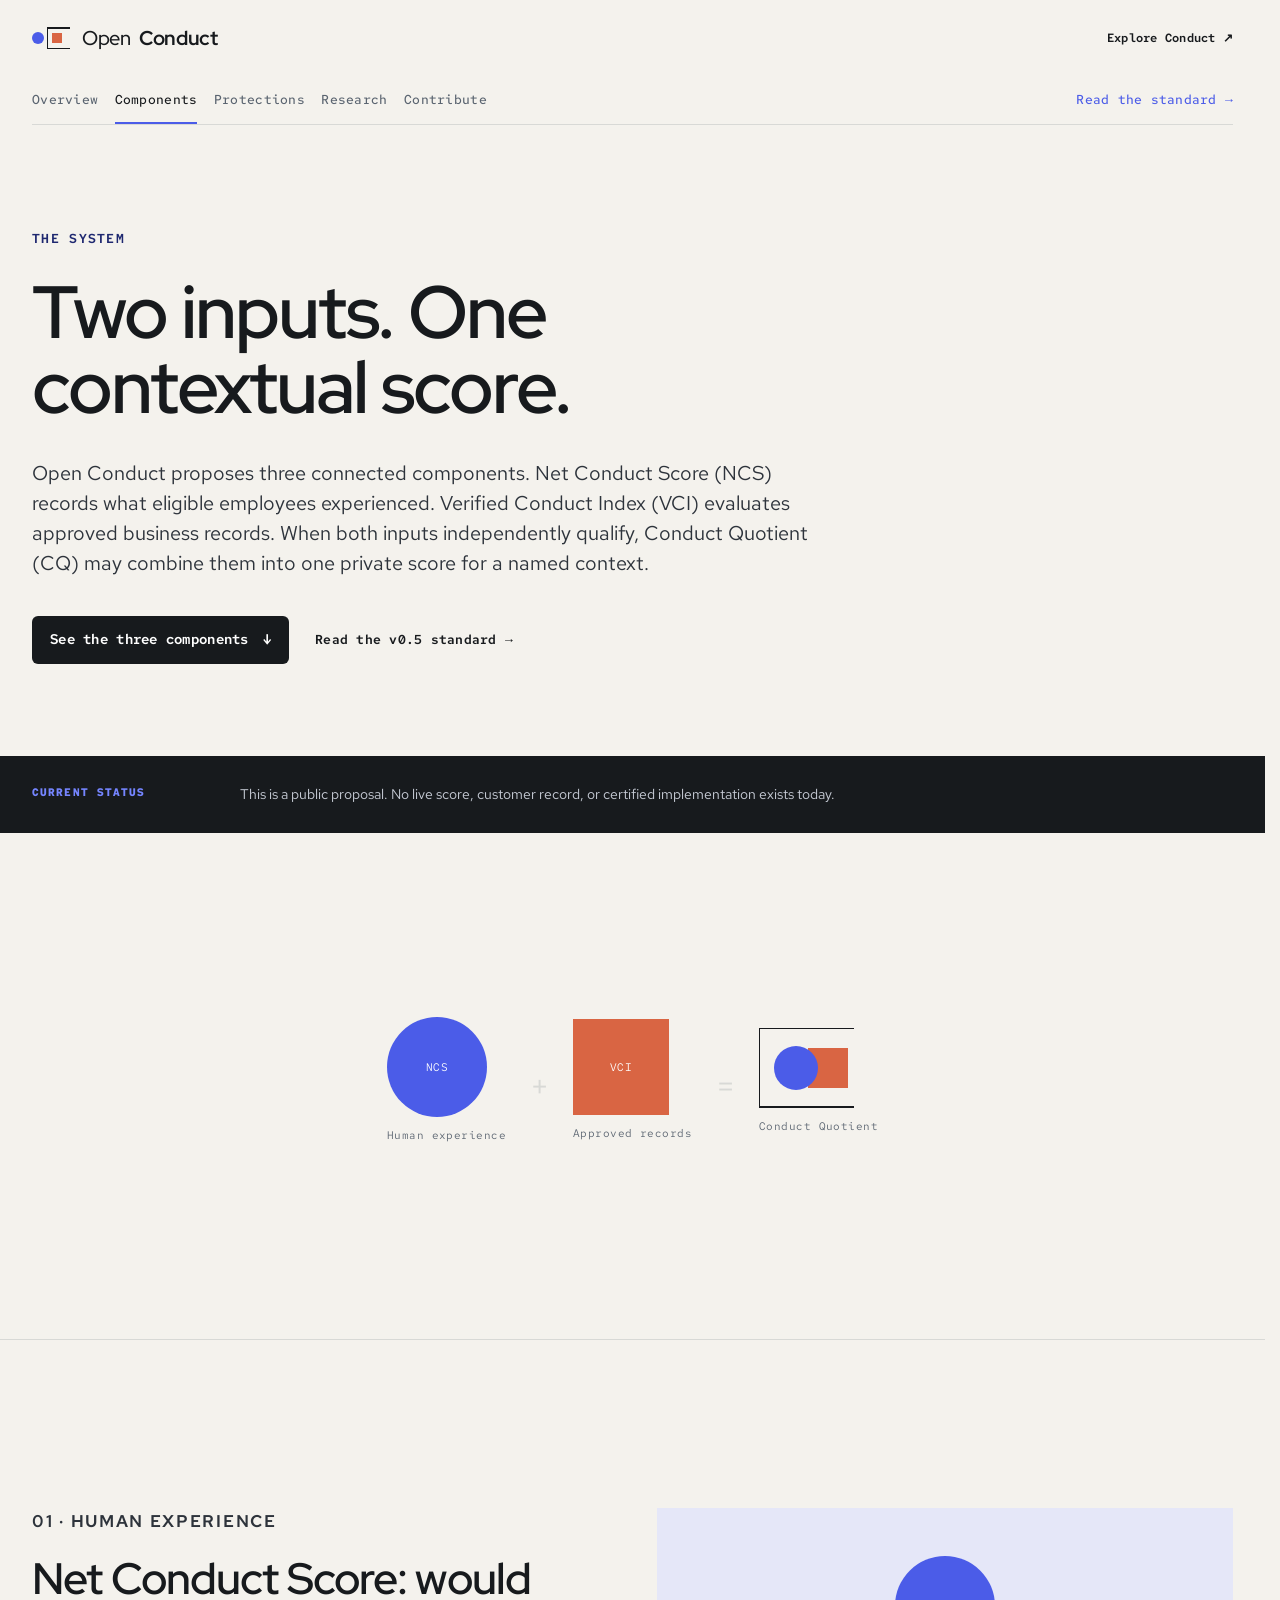
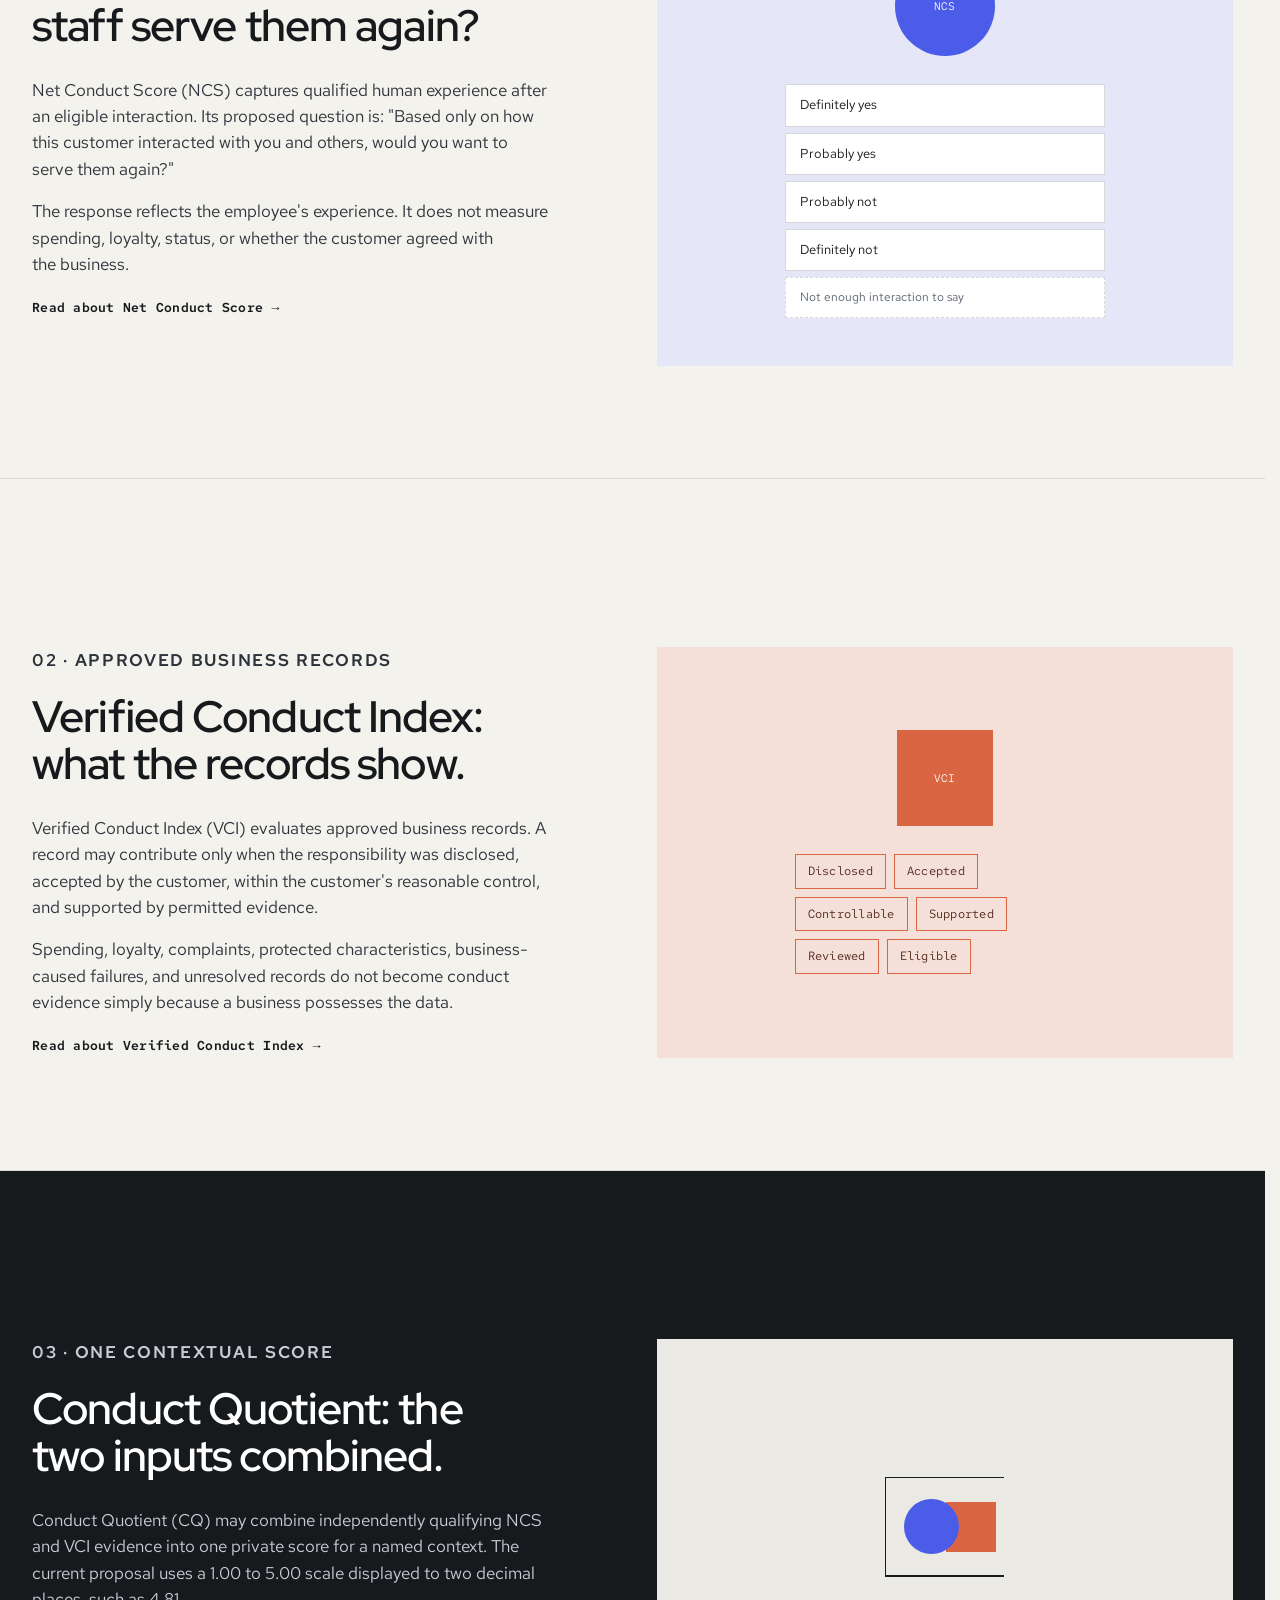
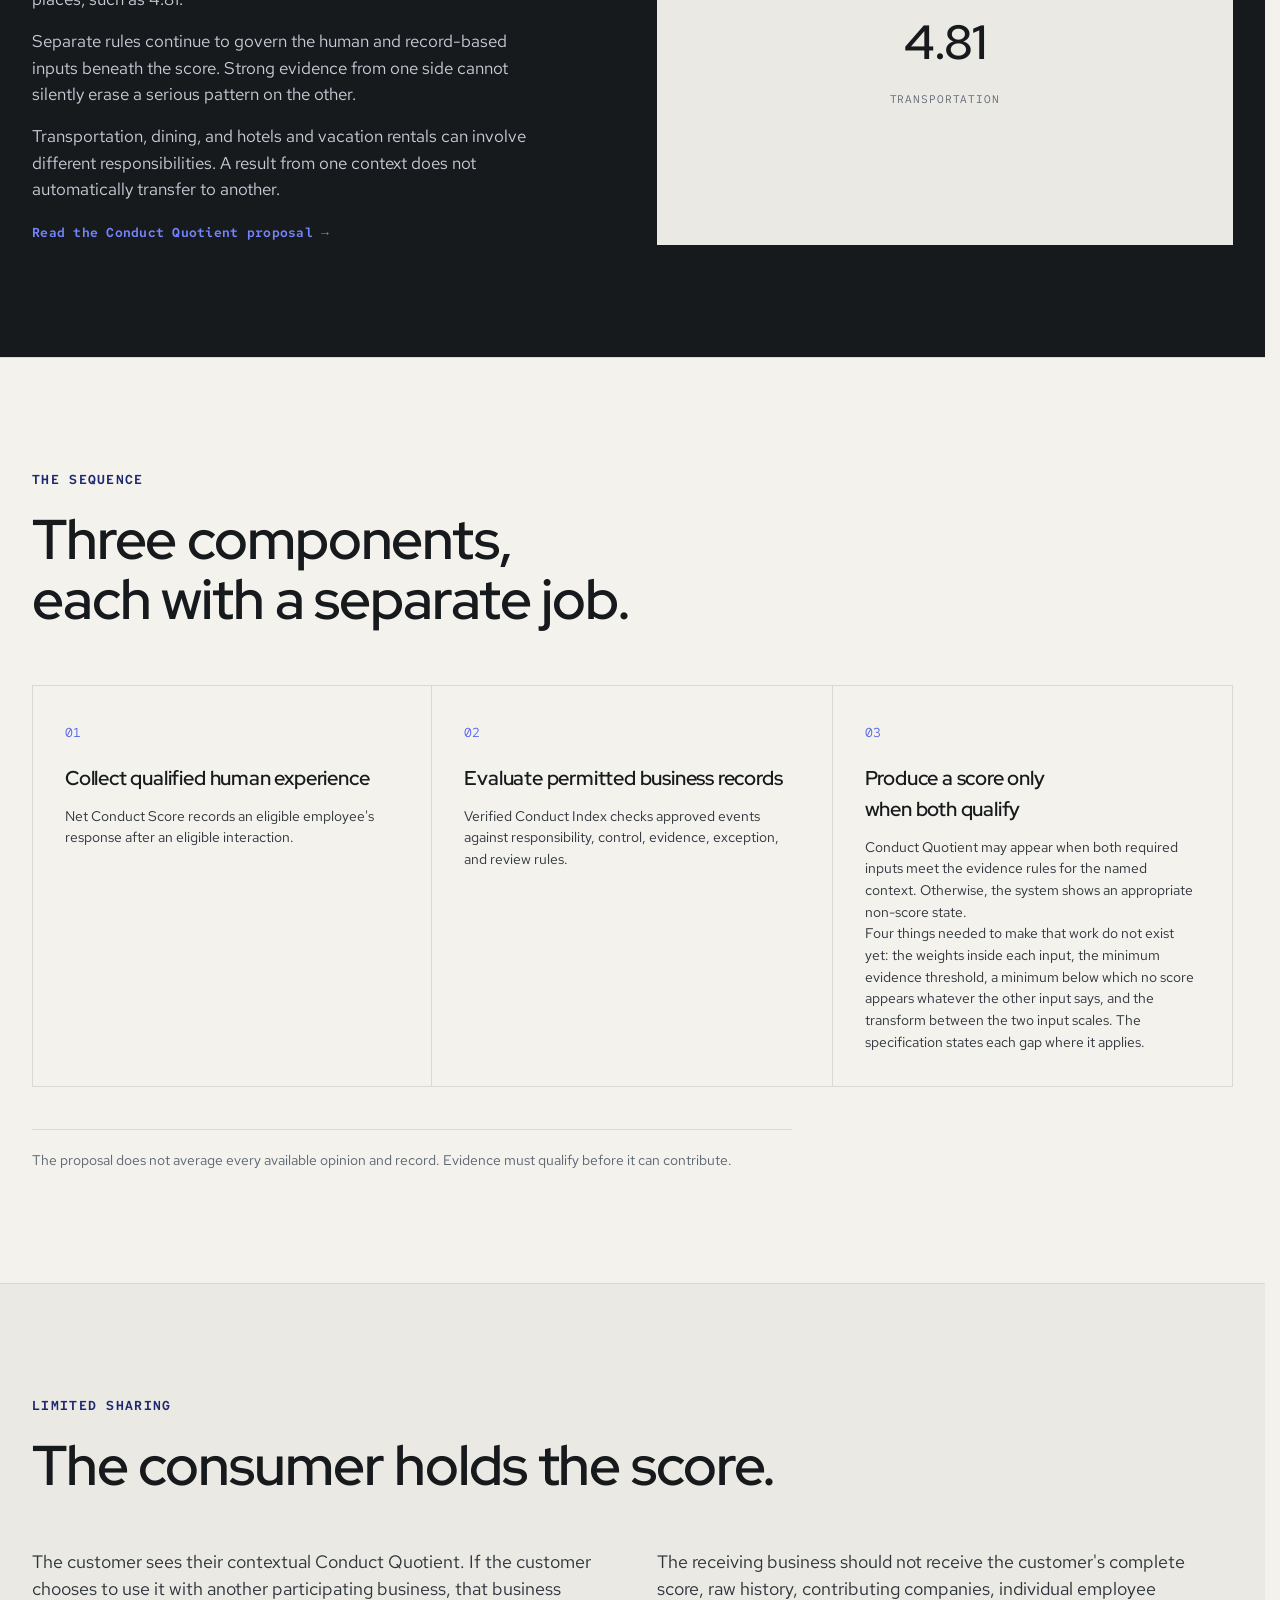
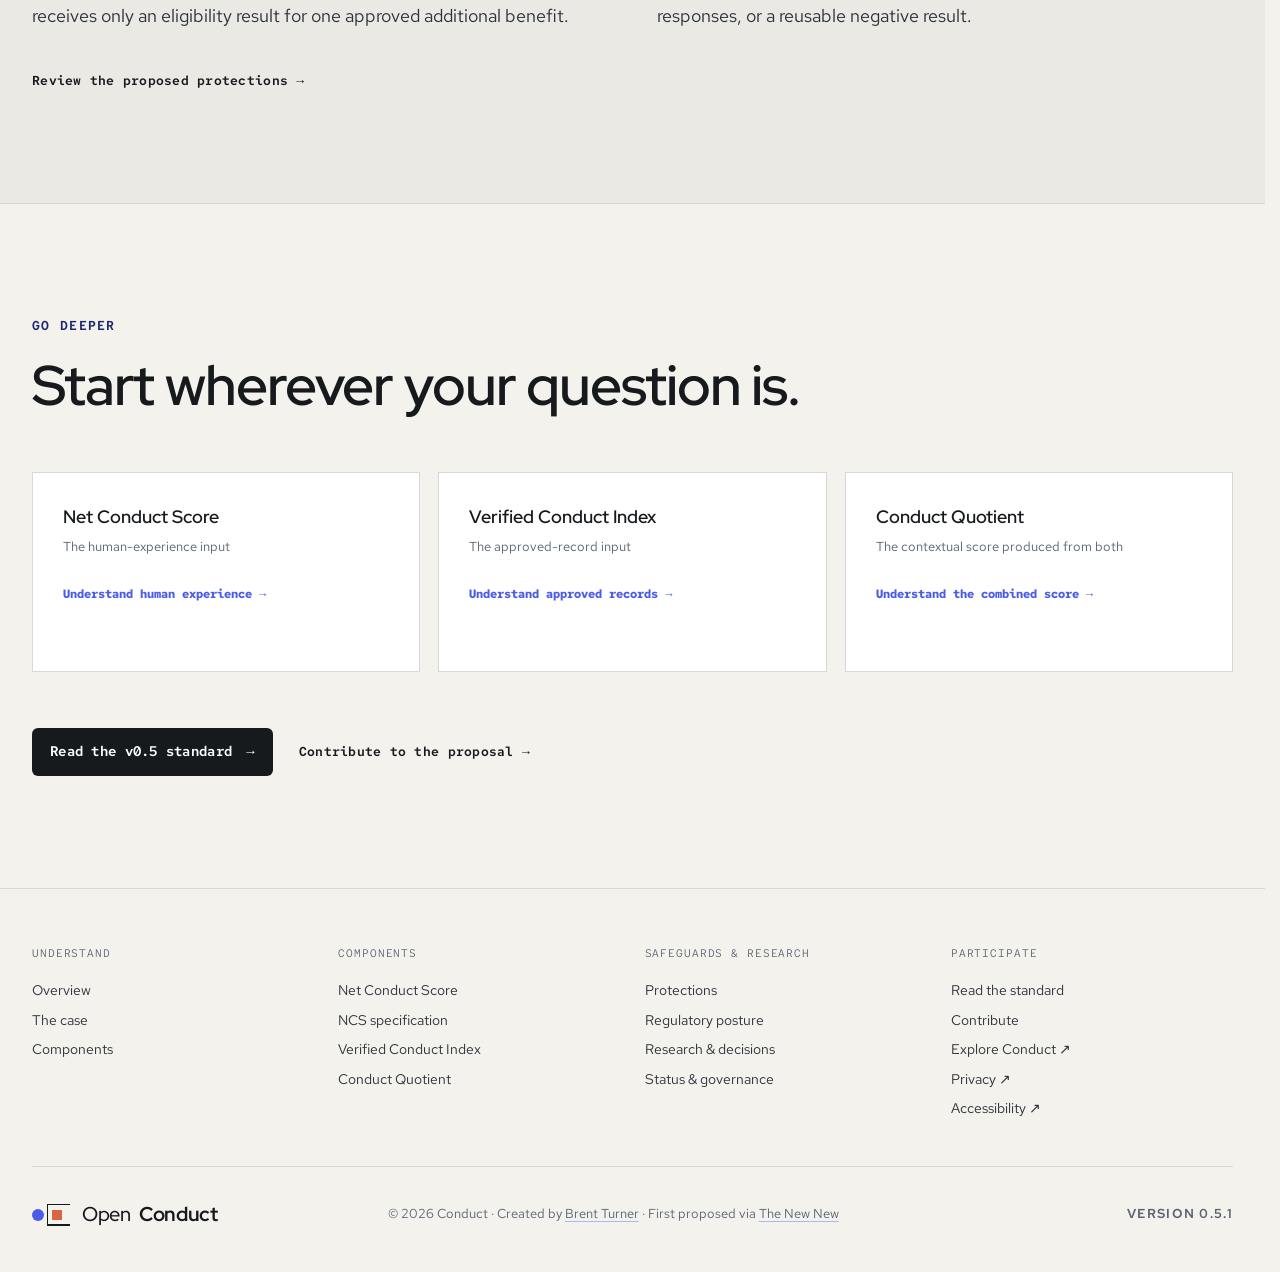
<file: components/index.html>
<!DOCTYPE html>
<html lang="en">
<head>
  <meta charset="utf-8">
  <meta name="viewport" content="width=device-width, initial-scale=1">
  <title>Components | Open Conduct</title>
  <meta name="description" content="How Net Conduct Score, Verified Conduct Index, and Conduct Quotient work together through human experience and approved business records.">
  <meta name="robots" content="index,follow,max-image-preview:large,max-snippet:-1,max-video-preview:-1">
  <meta name="theme-color" content="#f4f2ed">
  <meta name="color-scheme" content="light dark">
  <link rel="canonical" href="https://openconduct.org/components/">
  <link rel="stylesheet" href="../assets/site.css">
  <link rel="icon" href="../favicon.ico" sizes="32x32">
  <link rel="icon" href="../favicon.svg" type="image/svg+xml">
  <link rel="apple-touch-icon" href="../apple-touch-icon.png">
  <link rel="manifest" href="../site.webmanifest">
  <meta property="og:type" content="website">
  <meta property="og:locale" content="en_US">
  <meta property="og:site_name" content="Open Conduct">
  <meta property="og:title" content="The Components of Open Conduct">
  <meta property="og:description" content="Net Conduct Score captures human experience. Verified Conduct Index evaluates approved business records. Conduct Quotient brings both into one private score for a named context.">
  <meta property="og:url" content="https://openconduct.org/components/">
  <meta property="og:image" content="https://openconduct.org/og.png">
  <meta property="og:image:width" content="1200">
  <meta property="og:image:height" content="630">
  <meta property="og:image:alt" content="Good conduct should count. Conduct and Open Conduct.">
  <meta name="twitter:card" content="summary_large_image">
  <meta name="twitter:title" content="The Components of Open Conduct">
  <meta name="twitter:description" content="Net Conduct Score captures human experience. Verified Conduct Index evaluates approved business records. Conduct Quotient brings both into one private score for a named context.">
  <meta name="twitter:image" content="https://openconduct.org/og.png">
  <script type="application/ld+json">
  {"@context":"https://schema.org","@graph":[{"@type":"WebSite","@id":"https://openconduct.org/#website","url":"https://openconduct.org/","name":"Open Conduct","inLanguage":"en-US"},{"@type":"Person","@id":"https://brentturner.is/#person","name":"Brent Turner","url":"https://brentturner.is/"},{"@type":"CollectionPage","@id":"https://openconduct.org/components/#page","url":"https://openconduct.org/components/","name":"Components | Open Conduct","description":"How Net Conduct Score, Verified Conduct Index, and Conduct Quotient work together to recognize good conduct through human experience and approved business records.","isPartOf":{"@id":"https://openconduct.org/#website"},"author":{"@id":"https://brentturner.is/#person"},"inLanguage":"en-US","dateModified":"2026-08-23"}]}
  </script>
</head>
<body>
  <main class="open-site open-editorial-site">
    <a class="skip-link" href="#open-main">Skip to content</a>
    <header class="open-header">
      <a class="open-wordmark" aria-label="Open Conduct home" href="../"><span class="open-mark" aria-hidden="true"><span class="open-mark-frame"></span><span class="open-mark-circle"></span><span class="open-mark-square"></span></span><span><em>Open</em> Conduct</span></a>
      <div class="open-utility">
        <a href="https://conduct.is/" target="_blank" rel="noopener noreferrer">Explore Conduct <span aria-hidden="true">↗</span></a>
      </div>
      <input type="checkbox" id="nav-toggle" class="nav-toggle" aria-hidden="true">
      <label for="nav-toggle" class="nav-toggle-btn" aria-label="Toggle navigation"><span></span></label>
      <nav class="open-primary-nav" aria-label="Open Conduct navigation">
        <a href="../">Overview</a><a class="is-active" aria-current="page" href="./">Components</a><a href="../protections/">Protections</a><a href="../library/">Research</a><a href="../contribute/">Contribute</a><a class="nav-spec-link" href="../standard/0.5/conduct-quotient/">Read the standard →</a>
      </nav>
    </header>
    <div id="open-main">
      <header class="editorial-hero">
        <p class="document-type">THE SYSTEM</p>
        <h1>Two inputs. One contextual score.</h1>
        <p>Open Conduct proposes three connected components. Net Conduct Score (NCS) records what eligible employees experienced. Verified Conduct Index (VCI) evaluates approved business records. When both inputs independently qualify, Conduct Quotient (CQ) may combine them into one private score for a named context.</p>
        <div class="editorial-actions">
          <a class="button button-ink" href="#ncs">See the three components <span aria-hidden="true">↓</span></a><a class="text-action" href="../standard/0.5/conduct-quotient/">Read the v0.5 standard <span aria-hidden="true">→</span></a>
        </div>
      </header>
      <aside class="editorial-status">
        <strong>CURRENT STATUS</strong>
        <p>This is a public proposal. No live score, customer record, or certified implementation exists today.</p>
      </aside>
      <section class="editorial-section">
        <div class="component-visual" aria-label="Three components: Net Conduct Score (circle), Verified Conduct Index (square), and Conduct Quotient (both inside the C-shaped frame)">
          <div>
            <div class="component-visual-circle"><span>NCS</span></div>
            <p class="component-visual-label">Human experience</p>
          </div>
          <span class="component-visual-arrow" aria-hidden="true">+</span>
          <div>
            <div class="component-visual-square"><span>VCI</span></div>
            <p class="component-visual-label">Approved records</p>
          </div>
          <span class="component-visual-arrow" aria-hidden="true">=</span>
          <div>
            <div class="component-visual-combined">
              <span class="map-combined-mark" aria-hidden="true"><i></i><b></b></span>
            </div>
            <p class="component-visual-label">Conduct Quotient</p>
          </div>
        </div>
      </section>
      <section class="editorial-section" id="ncs">
        <div class="component-card">
          <div class="component-card-copy">
            <p class="document-type">01 · HUMAN EXPERIENCE</p>
            <h2>Net Conduct Score: would staff serve them again?</h2>
            <p>Net Conduct Score (NCS) captures qualified human experience after an eligible interaction. Its proposed question is: "Based only on how this customer interacted with you and others, would you want to serve them again?"</p>
            <p>The response reflects the employee's experience. It does not measure spending, loyalty, status, or whether the customer agreed with the business.</p>
            <a class="text-action" href="../netconductscore/">Read about Net Conduct Score <span aria-hidden="true">→</span></a>
          </div>
          <div class="component-card-visual component-card-visual-indigo">
            <div class="component-visual-circle"><span>NCS</span></div>
            <div class="response-choices">
              <span>Definitely yes</span>
              <span>Probably yes</span>
              <span>Probably not</span>
              <span>Definitely not</span>
              <span class="choice-abstain">Not enough interaction to say</span>
            </div>
          </div>
        </div>
      </section>
      <section class="editorial-section" id="vci">
        <div class="component-card">
          <div class="component-card-copy">
            <p class="document-type">02 · APPROVED BUSINESS RECORDS</p>
            <h2>Verified Conduct Index: what the records show.</h2>
            <p>Verified Conduct Index (VCI) evaluates approved business records. A record may contribute only when the responsibility was disclosed, accepted by the customer, within the customer's reasonable control, and supported by permitted evidence.</p>
            <p>Spending, loyalty, complaints, protected characteristics, business-caused failures, and unresolved records do not become conduct evidence simply because a business possesses the data.</p>
            <a class="text-action" href="../verifiedconductindex/">Read about Verified Conduct Index <span aria-hidden="true">→</span></a>
          </div>
          <div class="component-card-visual component-card-visual-coral">
            <div class="component-visual-square"><span>VCI</span></div>
            <div class="eligibility-gates">
              <span>Disclosed</span>
              <span>Accepted</span>
              <span>Controllable</span>
              <span>Supported</span>
              <span>Reviewed</span>
              <span>Eligible</span>
            </div>
          </div>
        </div>
      </section>
      <section class="editorial-section editorial-ink" id="cq">
        <div class="component-card">
          <div class="component-card-copy">
            <p class="document-type">03 · ONE CONTEXTUAL SCORE</p>
            <h2>Conduct Quotient: the two inputs combined.</h2>
            <p>Conduct Quotient (CQ) may combine independently qualifying NCS and VCI evidence into one private score for a named context. The current proposal uses a 1.00 to 5.00 scale displayed to two decimal places, such as 4.81.</p>
            <p>Separate rules continue to govern the human and record-based inputs beneath the score. Strong evidence from one side cannot silently erase a serious pattern on the other.</p>
            <p>Transportation, dining, and hotels and vacation rentals can involve different responsibilities. A result from one context does not automatically transfer to another.</p>
            <a class="text-action" href="../standard/0.5/conduct-quotient/">Read the Conduct Quotient proposal <span aria-hidden="true">→</span></a>
          </div>
          <div class="component-card-visual component-card-visual-combined">
            <div class="component-visual-combined">
              <span class="map-combined-mark" aria-hidden="true"><i></i><b></b></span>
            </div>
            <div class="cq-display">
              <span class="cq-display-score">4.81</span>
              <span class="cq-display-context">Transportation</span>
            </div>
          </div>
        </div>
      </section>
      <section class="editorial-section">
        <div class="editorial-heading">
          <p class="document-type">THE SEQUENCE</p>
          <h2>Three components, each with a separate job.</h2>
        </div>
        <div class="sequence-steps">
          <article>
            <span>01</span>
            <h3>Collect qualified human experience</h3>
            <p>Net Conduct Score records an eligible employee's response after an eligible interaction.</p>
          </article>
          <article>
            <span>02</span>
            <h3>Evaluate permitted business records</h3>
            <p>Verified Conduct Index checks approved events against responsibility, control, evidence, exception, and review rules.</p>
          </article>
          <article>
            <span>03</span>
            <h3>Produce a score only when both qualify</h3>
            <p>Conduct Quotient may appear when both required inputs meet the evidence rules for the named context. Otherwise, the system shows an appropriate non-score state.</p>
            <p>Four things needed to make that work do not exist yet: the weights inside each input, the minimum evidence threshold, a minimum below which no score appears whatever the other input says, and the transform between the two input scales. The <a href="../standard/0.5/conduct-quotient/">specification</a> states each gap where it applies.</p>
          </article>
        </div>
        <p class="sequence-clarification">The proposal does not average every available opinion and record. Evidence must qualify before it can contribute.</p>
      </section>
      <section class="editorial-section editorial-soft">
        <div class="editorial-heading">
          <p class="document-type">LIMITED SHARING</p>
          <h2>The consumer holds the score.</h2>
        </div>
        <div class="two-column-copy">
          <p>The customer sees their contextual Conduct Quotient. If the customer chooses to use it with another participating business, that business receives only an eligibility result for one approved additional benefit.</p>
          <p>The receiving business should not receive the customer's complete score, raw history, contributing companies, individual employee responses, or a reusable negative result.</p>
        </div>
        <div class="editorial-actions" style="margin-top: 42px;">
          <a class="text-action" href="../protections/">Review the proposed protections <span aria-hidden="true">→</span></a>
        </div>
      </section>
      <section class="editorial-section">
        <div class="editorial-heading">
          <p class="document-type">GO DEEPER</p>
          <h2>Start wherever your question is.</h2>
        </div>
        <div class="destination-cards">
          <a href="../netconductscore/">
            <strong>Net Conduct Score</strong>
            <span>The human-experience input</span>
            <b>Understand human experience →</b>
          </a>
          <a href="../verifiedconductindex/">
            <strong>Verified Conduct Index</strong>
            <span>The approved-record input</span>
            <b>Understand approved records →</b>
          </a>
          <a href="../standard/0.5/conduct-quotient/">
            <strong>Conduct Quotient</strong>
            <span>The contextual score produced from both</span>
            <b>Understand the combined score →</b>
          </a>
        </div>
        <div class="editorial-actions" style="margin-top: 56px;">
          <a class="button button-ink" href="../standard/0.5/conduct-quotient/">Read the v0.5 standard <span aria-hidden="true">→</span></a><a class="text-action" href="../contribute/">Contribute to the proposal <span aria-hidden="true">→</span></a>
        </div>
      </section>
    </div>
    <footer class="open-footer">
      <nav class="footer-nav" aria-label="Open Conduct pages">
        <div class="footer-nav-group">
          <p>Understand</p>
          <a href="../">Overview</a>
          <a href="../case-for-conduct/">The case</a>
          <a href="./">Components</a>
        </div>
        <div class="footer-nav-group">
          <p>Components</p>
          <a href="../netconductscore/">Net Conduct Score</a>
          <a href="../standard/0.5/net-conduct-score/">NCS specification</a>
          <a href="../verifiedconductindex/">Verified Conduct Index</a>
          <a href="../standard/0.5/conduct-quotient/">Conduct Quotient</a>
        </div>
        <div class="footer-nav-group">
          <p>Safeguards &amp; research</p>
          <a href="../protections/">Protections</a>
          <a href="../regulatory-posture/">Regulatory posture</a>
          <a href="../library/">Research &amp; decisions</a>
          <a href="../status/">Status &amp; governance</a>
        </div>
        <div class="footer-nav-group">
          <p>Participate</p>
          <a href="../standard/0.5/conduct-quotient/">Read the standard</a>
          <a href="../contribute/">Contribute</a>
          <a href="https://conduct.is/" target="_blank" rel="noopener noreferrer">Explore Conduct <span aria-hidden="true">↗</span></a>
          <a href="https://conduct.is/privacy/" target="_blank" rel="noopener noreferrer">Privacy <span aria-hidden="true">↗</span></a>
          <a href="https://conduct.is/accessibility/" target="_blank" rel="noopener noreferrer">Accessibility <span aria-hidden="true">↗</span></a>
        </div>
      </nav>
      <div class="footer-meta">
        <div class="open-wordmark">
          <span class="open-mark" aria-hidden="true"><span class="open-mark-frame"></span><span class="open-mark-circle"></span><span class="open-mark-square"></span></span><span><em>Open</em> Conduct</span>
        </div>
        <p class="footer-origin">© 2026 Conduct · Created by <a href="https://brentturner.is">Brent Turner</a> · First proposed via <a href="https://thenewnew.is/p/conduct-quotient-cq-net-conduct-score-ncs">The New New</a></p>
        <p class="footer-version">VERSION 0.5.1</p>
      </div>
    </footer>
  </main>
</body>
</html>
</file>
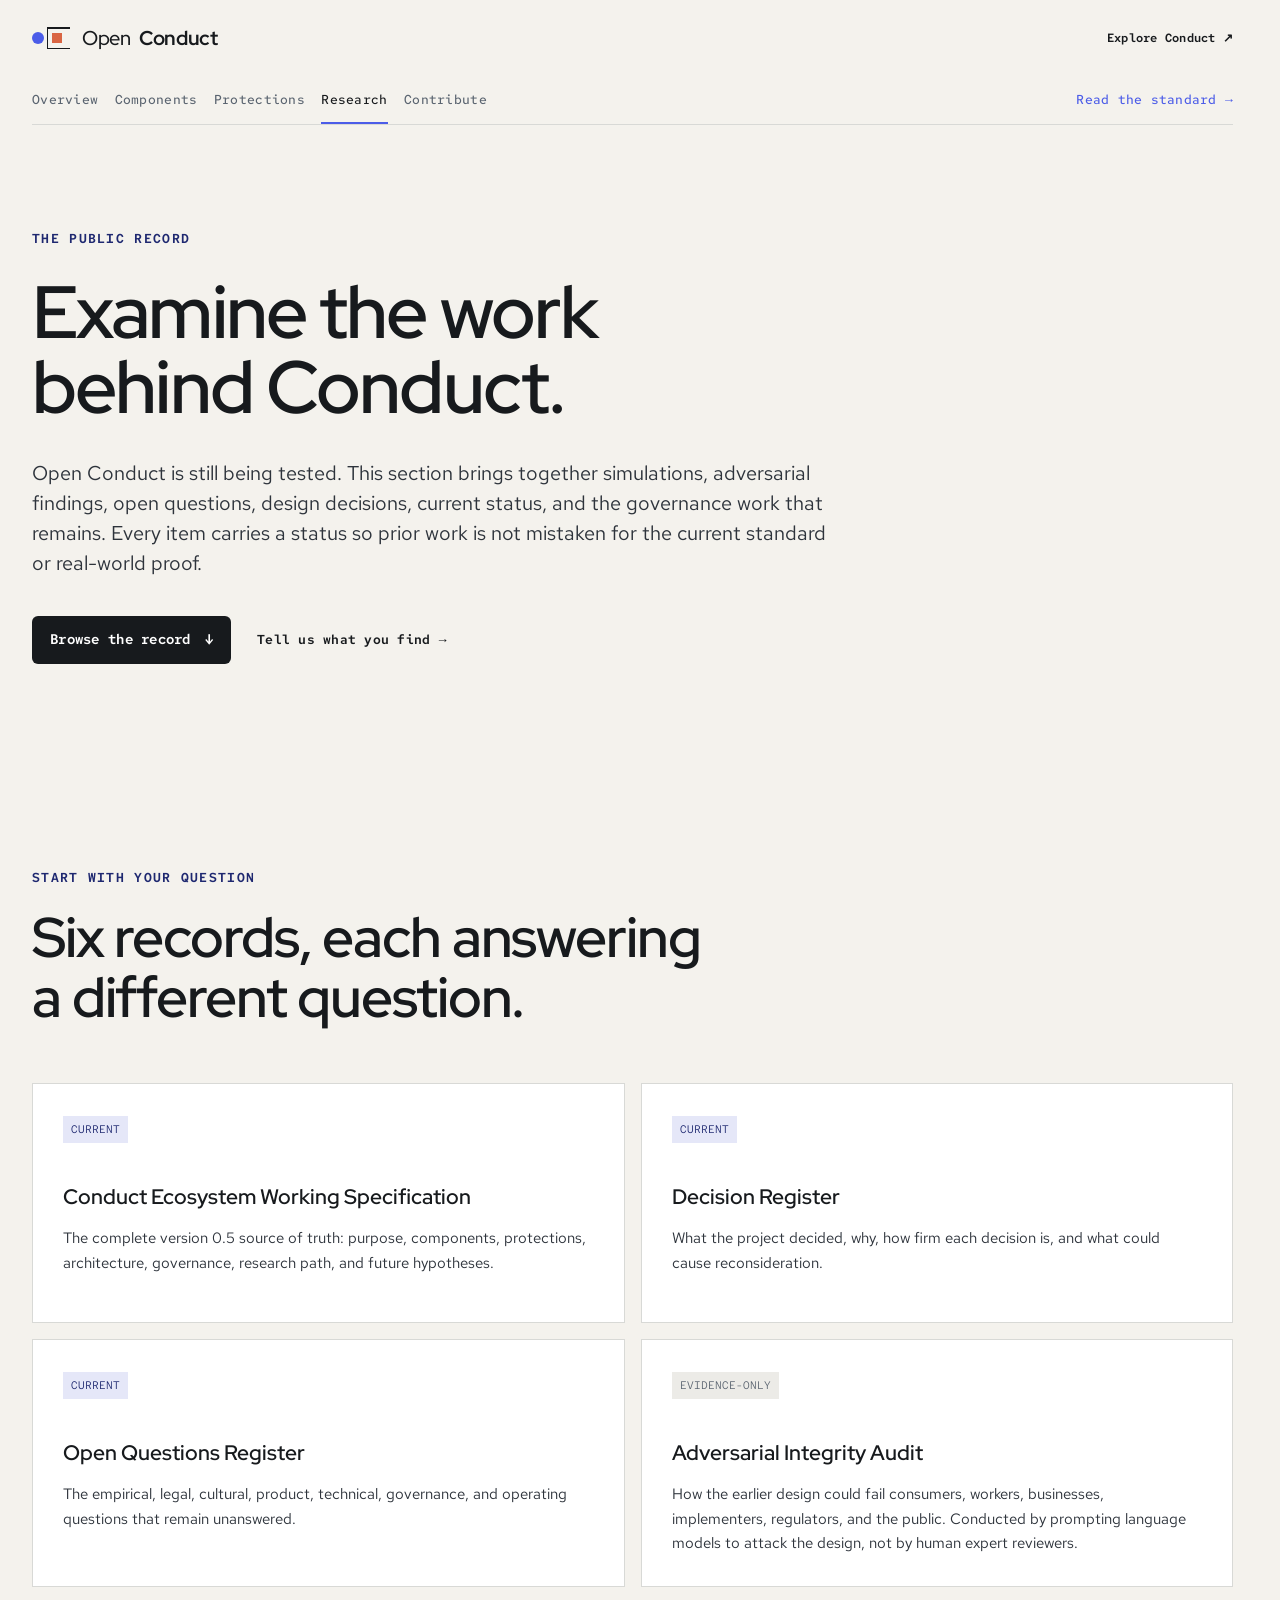
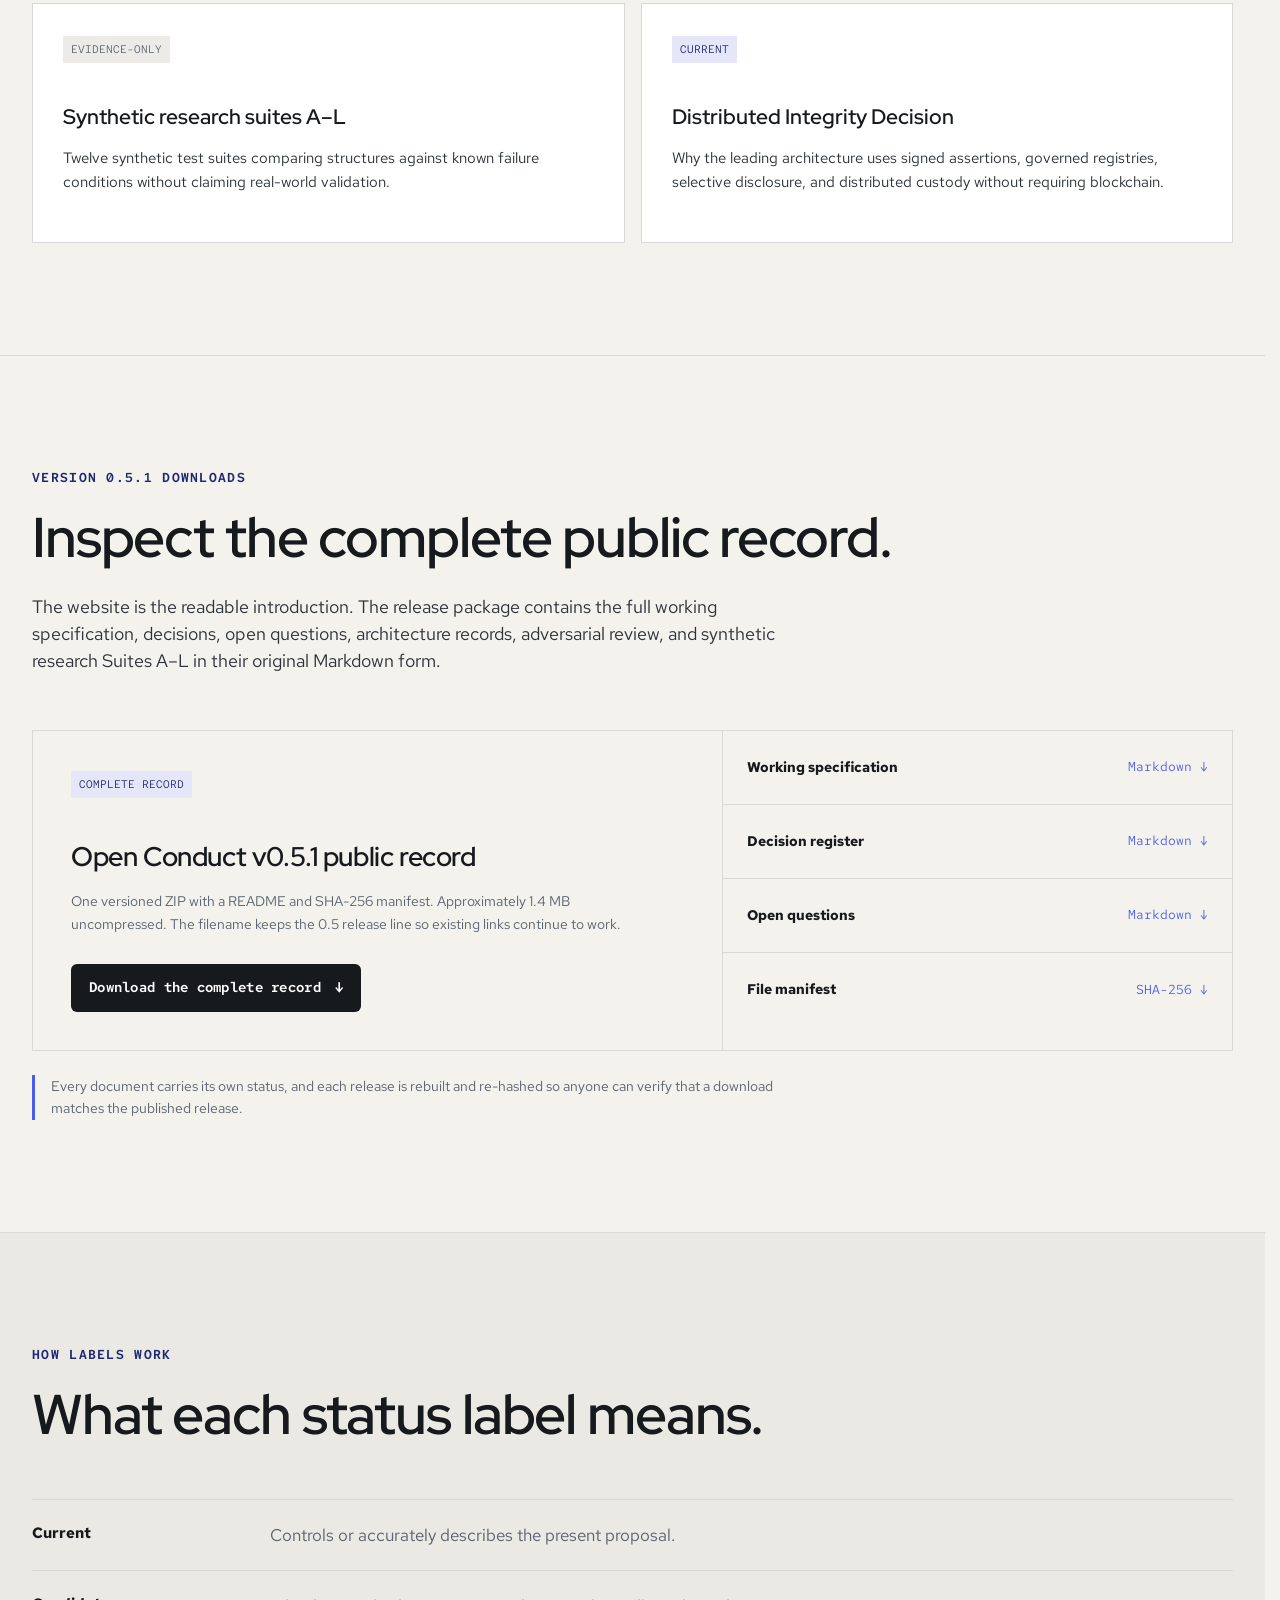
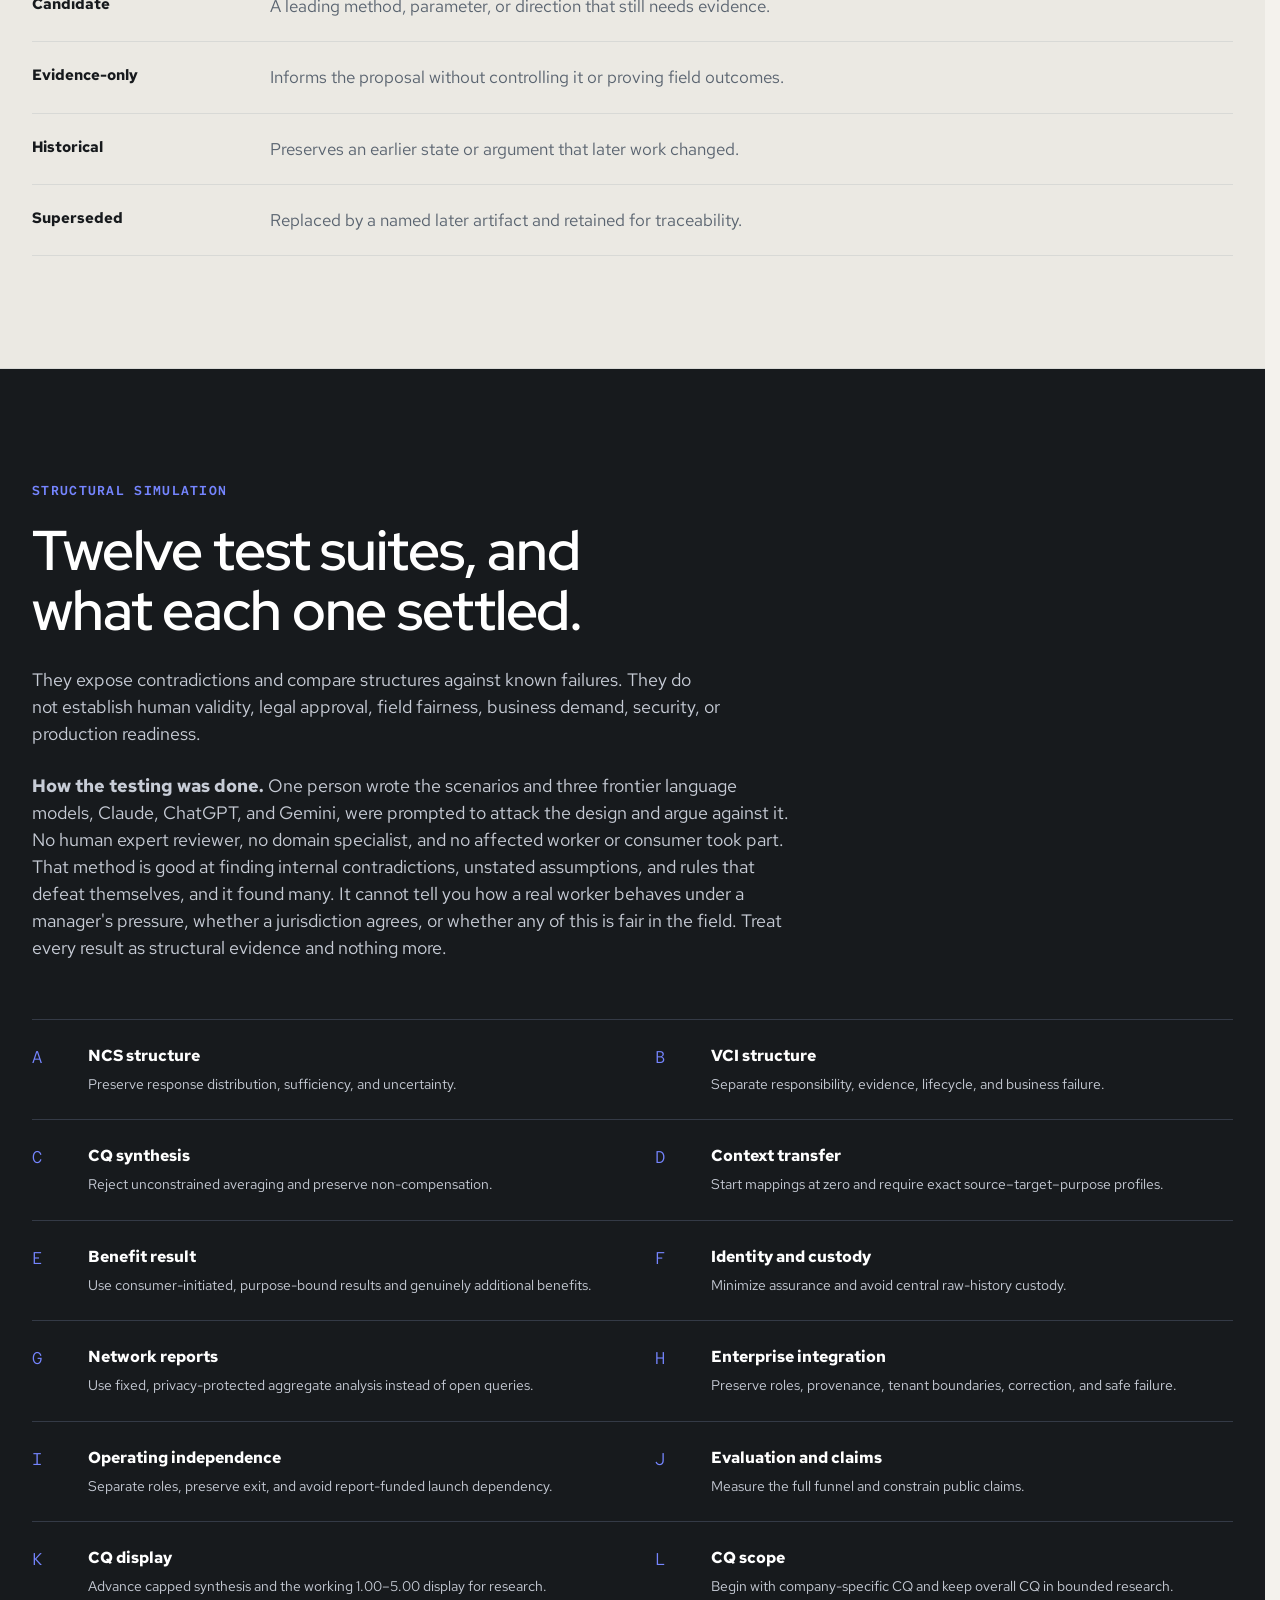
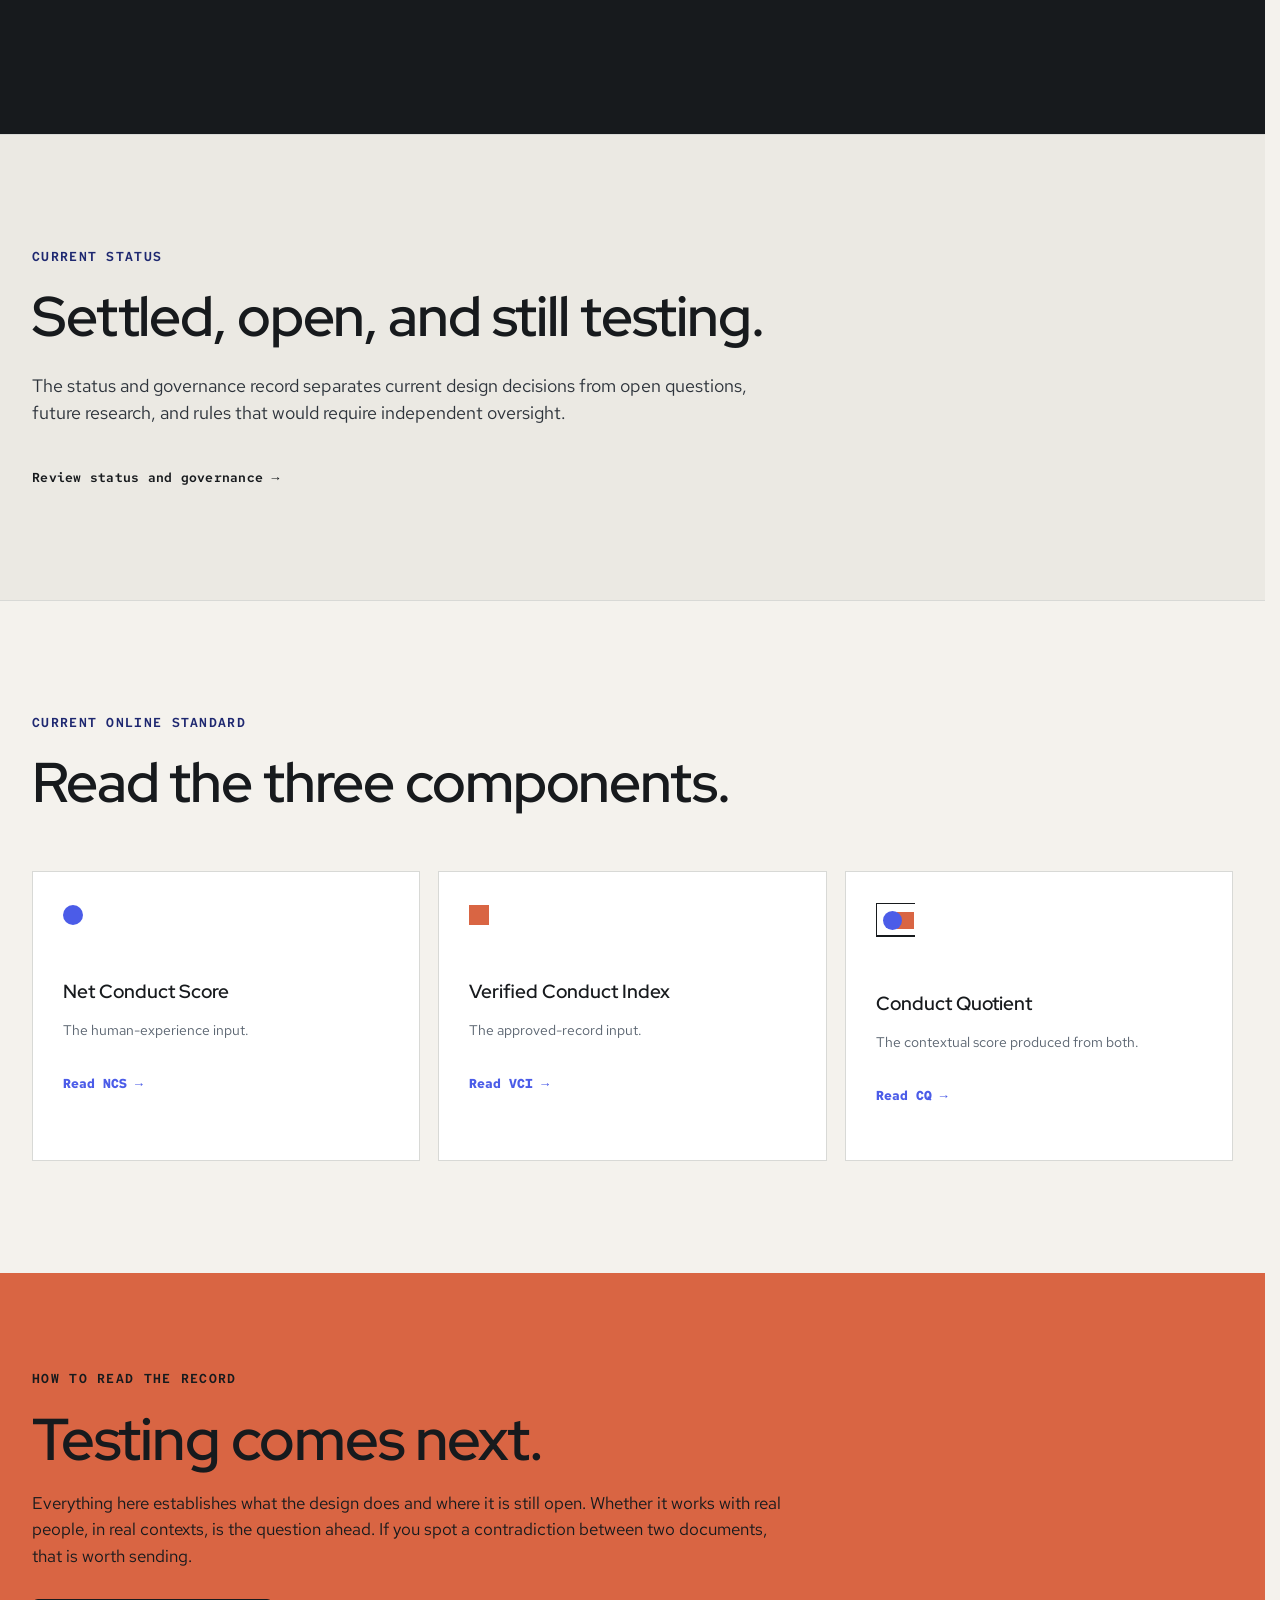
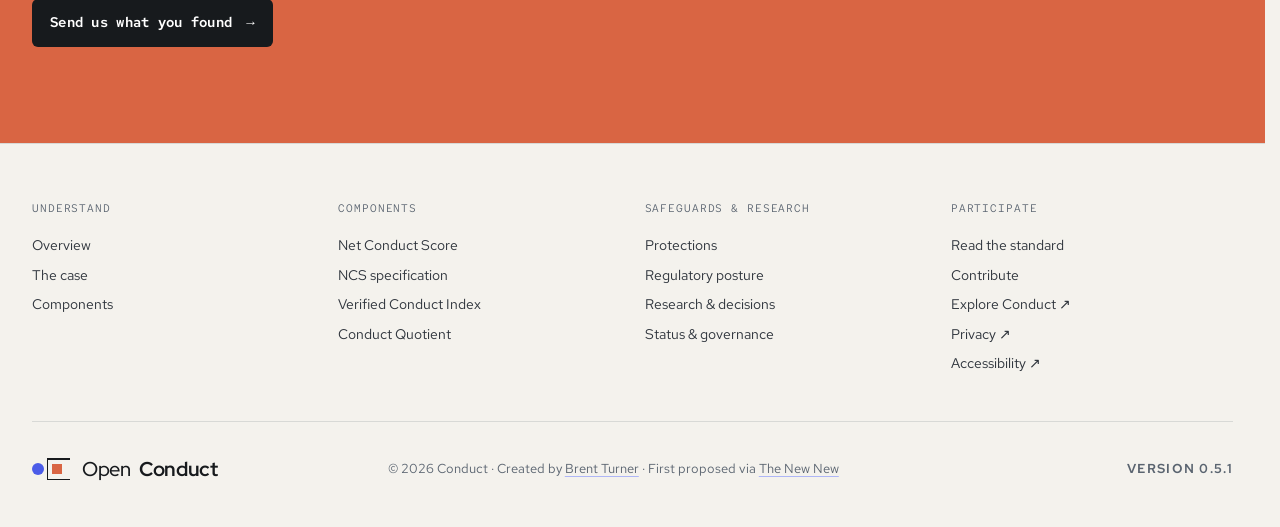
<file: library/index.html>
<!DOCTYPE html>
<html lang="en">
<head>
  <meta charset="utf-8">
  <meta name="viewport" content="width=device-width, initial-scale=1">
  <title>Standard, Decisions, and Research | Open Conduct</title>
  <meta name="description" content="Browse the current Conduct specification, decisions, open questions, adversarial review, and synthetic research.">
  <meta name="robots" content="index,follow,max-image-preview:large,max-snippet:-1,max-video-preview:-1">
  <meta name="theme-color" content="#f4f2ed">
  <meta name="color-scheme" content="light dark">
  <link rel="canonical" href="https://openconduct.org/library/">
  <link rel="stylesheet" href="../assets/site.css">
  <link rel="icon" href="../favicon.ico" sizes="32x32">
  <link rel="icon" href="../favicon.svg" type="image/svg+xml">
  <link rel="apple-touch-icon" href="../apple-touch-icon.png">
  <link rel="manifest" href="../site.webmanifest">
  <meta property="og:type" content="website">
  <meta property="og:locale" content="en_US">
  <meta property="og:site_name" content="Open Conduct">
  <meta property="og:title" content="Standard, Decisions, and Research | Open Conduct">
  <meta property="og:description" content="Browse the current Conduct specification, decisions, open questions, adversarial review, and synthetic research.">
  <meta property="og:url" content="https://openconduct.org/library/">
  <meta property="og:image" content="https://openconduct.org/og.png">
  <meta property="og:image:width" content="1200">
  <meta property="og:image:height" content="630">
  <meta property="og:image:alt" content="Good conduct should count. Conduct and Open Conduct.">
  <meta name="twitter:card" content="summary_large_image">
  <meta name="twitter:title" content="Standard, Decisions, and Research | Open Conduct">
  <meta name="twitter:description" content="Browse the current Conduct specification, decisions, open questions, adversarial review, and synthetic research.">
  <meta name="twitter:image" content="https://openconduct.org/og.png">
  <script type="application/ld+json">
  {"@context":"https://schema.org","@graph":[{"@type":"WebSite","@id":"https://openconduct.org/#website","url":"https://openconduct.org/","name":"Open Conduct","inLanguage":"en-US"},{"@type":"Person","@id":"https://brentturner.is/#person","name":"Brent Turner","url":"https://brentturner.is/"},{"@type":"WebPage","@id":"https://openconduct.org/library/#page","url":"https://openconduct.org/library/","name":"Standard, Decisions, and Research | Open Conduct","description":"Browse the current Conduct specification, decisions, open questions, adversarial review, and synthetic research.","isPartOf":{"@id":"https://openconduct.org/#website"},"author":{"@id":"https://brentturner.is/#person"},"inLanguage":"en-US","dateModified":"2026-08-23"}]}
  </script>
</head>
<body>
  <main class="open-site open-editorial-site">
    <a class="skip-link" href="#open-main">Skip to content</a>
    <header class="open-header">
      <a class="open-wordmark" aria-label="Open Conduct home" href="../"><span class="open-mark" aria-hidden="true"><span class="open-mark-frame"></span><span class="open-mark-circle"></span><span class="open-mark-square"></span></span><span><em>Open</em> Conduct</span></a>
      <div class="open-utility">
        <a href="https://conduct.is/" target="_blank" rel="noopener noreferrer">Explore Conduct <span aria-hidden="true">↗</span></a>
      </div>
      <input type="checkbox" id="nav-toggle" class="nav-toggle" aria-hidden="true">
      <label for="nav-toggle" class="nav-toggle-btn" aria-label="Toggle navigation"><span></span></label>
      <nav class="open-primary-nav" aria-label="Open Conduct navigation">
        <a href="../">Overview</a><a href="../components/">Components</a><a href="../protections/">Protections</a><a class="is-active" aria-current="page" href="./">Research</a><a href="../contribute/">Contribute</a><a class="nav-spec-link" href="../standard/0.5/conduct-quotient/">Read the standard →</a>
      </nav>
    </header>
    <div id="open-main">
      <header class="editorial-hero">
        <p class="document-type">THE PUBLIC RECORD</p>
        <h1>Examine the work behind Conduct.</h1>
        <p>Open Conduct is still being tested. This section brings together simulations, adversarial findings, open questions, design decisions, current status, and the governance work that remains. Every item carries a status so prior work is not mistaken for the current standard or real-world proof.</p>
        <div class="editorial-actions">
          <a class="button button-ink" href="#current">Browse the record <span aria-hidden="true">↓</span></a><a class="text-action" href="../contribute/">Tell us what you find <span aria-hidden="true">→</span></a>
        </div>
      </header>
      <section class="editorial-section" id="current">
        <div class="editorial-heading">
          <p class="document-type">START WITH YOUR QUESTION</p>
          <h2>Six records, each answering a different question.</h2>
        </div>
        <div class="artifact-grid">
          <article>
            <span class="artifact-label is-current">CURRENT</span>
            <h3>Conduct Ecosystem Working Specification</h3>
            <p>The complete version 0.5 source of truth: purpose, components, protections, architecture, governance, research path, and future hypotheses.</p>
          </article>
          <article>
            <span class="artifact-label is-current">CURRENT</span>
            <h3>Decision Register</h3>
            <p>What the project decided, why, how firm each decision is, and what could cause reconsideration.</p>
          </article>
          <article>
            <span class="artifact-label is-current">CURRENT</span>
            <h3>Open Questions Register</h3>
            <p>The empirical, legal, cultural, product, technical, governance, and operating questions that remain unanswered.</p>
          </article>
          <article>
            <span class="artifact-label">EVIDENCE-ONLY</span>
            <h3>Adversarial Integrity Audit</h3>
            <p>How the earlier design could fail consumers, workers, businesses, implementers, regulators, and the public. Conducted by prompting language models to attack the design, not by human expert reviewers.</p>
          </article>
          <article>
            <span class="artifact-label">EVIDENCE-ONLY</span>
            <h3>Synthetic research suites A–L</h3>
            <p>Twelve synthetic test suites comparing structures against known failure conditions without claiming real-world validation.</p>
          </article>
          <article>
            <span class="artifact-label is-current">CURRENT</span>
            <h3>Distributed Integrity Decision</h3>
            <p>Why the leading architecture uses signed assertions, governed registries, selective disclosure, and distributed custody without requiring blockchain.</p>
          </article>
        </div>
      </section>
      <section class="editorial-section public-record-download" id="downloads">
        <div class="editorial-heading">
          <p class="document-type">VERSION 0.5.1 DOWNLOADS</p>
          <h2>Inspect the complete public record.</h2>
          <p>The website is the readable introduction. The release package contains the full working specification, decisions, open questions, architecture records, adversarial review, and synthetic research Suites A–L in their original Markdown form.</p>
        </div>
        <div class="download-panel">
          <div>
            <span class="artifact-label is-current">COMPLETE RECORD</span>
            <h3>Open Conduct v0.5.1 public record</h3>
            <p>One versioned ZIP with a README and SHA-256 manifest. Approximately 1.4 MB uncompressed. The filename keeps the 0.5 release line so existing links continue to work.</p><a class="button button-ink" href="../downloads/open-conduct-v0.5-public-record.zip" download="">Download the complete record <span aria-hidden="true">↓</span></a>
          </div>
          <div class="download-list">
            <a href="../downloads/open-conduct-v0.5-public-record/01-working-specification.md" download=""><strong>Working specification</strong><span>Markdown ↓</span></a><a href="../downloads/open-conduct-v0.5-public-record/02-decision-register.md" download=""><strong>Decision register</strong><span>Markdown ↓</span></a><a href="../downloads/open-conduct-v0.5-public-record/03-open-questions.md" download=""><strong>Open questions</strong><span>Markdown ↓</span></a><a href="../downloads/open-conduct-v0.5-public-record/MANIFEST.sha256" download=""><strong>File manifest</strong><span>SHA-256 ↓</span></a>
          </div>
        </div>
        <p class="download-caveat">Every document carries its own status, and each release is rebuilt and re-hashed so anyone can verify that a download matches the published release.</p>
      </section>
      <section class="editorial-section editorial-soft" id="decisions">
        <div class="editorial-heading">
          <p class="document-type">HOW LABELS WORK</p>
          <h2>What each status label means.</h2>
        </div>
        <div class="definition-list">
          <div>
            <strong>Current</strong>
            <p>Controls or accurately describes the present proposal.</p>
          </div>
          <div>
            <strong>Candidate</strong>
            <p>A leading method, parameter, or direction that still needs evidence.</p>
          </div>
          <div>
            <strong>Evidence-only</strong>
            <p>Informs the proposal without controlling it or proving field outcomes.</p>
          </div>
          <div>
            <strong>Historical</strong>
            <p>Preserves an earlier state or argument that later work changed.</p>
          </div>
          <div>
            <strong>Superseded</strong>
            <p>Replaced by a named later artifact and retained for traceability.</p>
          </div>
        </div>
      </section>
      <section class="editorial-section editorial-ink" id="research">
        <div class="editorial-heading">
          <p class="document-type">STRUCTURAL SIMULATION</p>
          <h2>Twelve test suites, and what each one settled.</h2>
          <p>They expose contradictions and compare structures against known failures. They do not establish human validity, legal approval, field fairness, business demand, security, or production readiness.</p>
          <p><strong>How the testing was done.</strong> One person wrote the scenarios and three frontier language models, Claude, ChatGPT, and Gemini, were prompted to attack the design and argue against it. No human expert reviewer, no domain specialist, and no affected worker or consumer took part. That method is good at finding internal contradictions, unstated assumptions, and rules that defeat themselves, and it found many. It cannot tell you how a real worker behaves under a manager's pressure, whether a jurisdiction agrees, or whether any of this is fair in the field. Treat every result as structural evidence and nothing more.</p>
        </div>
        <div class="suite-list">
          <article>
            <span>A</span>
            <div>
              <h3>NCS structure</h3>
              <p>Preserve response distribution, sufficiency, and uncertainty.</p>
            </div>
          </article>
          <article>
            <span>B</span>
            <div>
              <h3>VCI structure</h3>
              <p>Separate responsibility, evidence, lifecycle, and business failure.</p>
            </div>
          </article>
          <article>
            <span>C</span>
            <div>
              <h3>CQ synthesis</h3>
              <p>Reject unconstrained averaging and preserve non-compensation.</p>
            </div>
          </article>
          <article>
            <span>D</span>
            <div>
              <h3>Context transfer</h3>
              <p>Start mappings at zero and require exact source–target–purpose profiles.</p>
            </div>
          </article>
          <article>
            <span>E</span>
            <div>
              <h3>Benefit result</h3>
              <p>Use consumer-initiated, purpose-bound results and genuinely additional benefits.</p>
            </div>
          </article>
          <article>
            <span>F</span>
            <div>
              <h3>Identity and custody</h3>
              <p>Minimize assurance and avoid central raw-history custody.</p>
            </div>
          </article>
          <article>
            <span>G</span>
            <div>
              <h3>Network reports</h3>
              <p>Use fixed, privacy-protected aggregate analysis instead of open queries.</p>
            </div>
          </article>
          <article>
            <span>H</span>
            <div>
              <h3>Enterprise integration</h3>
              <p>Preserve roles, provenance, tenant boundaries, correction, and safe failure.</p>
            </div>
          </article>
          <article>
            <span>I</span>
            <div>
              <h3>Operating independence</h3>
              <p>Separate roles, preserve exit, and avoid report-funded launch dependency.</p>
            </div>
          </article>
          <article>
            <span>J</span>
            <div>
              <h3>Evaluation and claims</h3>
              <p>Measure the full funnel and constrain public claims.</p>
            </div>
          </article>
          <article>
            <span>K</span>
            <div>
              <h3>CQ display</h3>
              <p>Advance capped synthesis and the working 1.00–5.00 display for research.</p>
            </div>
          </article>
          <article>
            <span>L</span>
            <div>
              <h3>CQ scope</h3>
              <p>Begin with company-specific CQ and keep overall CQ in bounded research.</p>
            </div>
          </article>
        </div>
      </section>
      <section class="editorial-section editorial-soft">
        <div class="editorial-heading">
          <p class="document-type">CURRENT STATUS</p>
          <h2>Settled, open, and still testing.</h2>
          <p>The status and governance record separates current design decisions from open questions, future research, and rules that would require independent oversight.</p>
        </div>
        <div class="editorial-actions" style="margin-top: 42px;">
          <a class="text-action" href="../status/">Review status and governance <span aria-hidden="true">→</span></a>
        </div>
      </section>
      <section class="editorial-section">
        <div class="editorial-heading">
          <p class="document-type">CURRENT ONLINE STANDARD</p>
          <h2>Read the three components.</h2>
        </div>
        <div class="route-cards">
          <a href="../netconductscore/"><span class="map-circle" aria-hidden="true"></span><strong>Net Conduct Score</strong>
          <p>The human-experience input.</p><b>Read NCS →</b></a><a href="../verifiedconductindex/"><span class="map-square" aria-hidden="true"></span><strong>Verified Conduct Index</strong>
          <p>The approved-record input.</p><b>Read VCI →</b></a><a href="../standard/0.5/conduct-quotient/"><span class="map-combined-mark" aria-hidden="true"><i></i><b></b></span><strong>Conduct Quotient</strong>
          <p>The contextual score produced from both.</p><b>Read CQ →</b></a>
        </div>
      </section>
      <section class="editorial-cta">
        <p class="document-type">HOW TO READ THE RECORD</p>
        <h2>Testing comes next.</h2>
        <p>Everything here establishes what the design does and where it is still open. Whether it works with real people, in real contexts, is the question ahead. If you spot a contradiction between two documents, that is worth sending.</p><a class="button button-ink" href="../contribute/">Send us what you found <span aria-hidden="true">→</span></a>
      </section>
    </div>
    <footer class="open-footer">
      <nav class="footer-nav" aria-label="Open Conduct pages">
        <div class="footer-nav-group">
          <p>Understand</p>
          <a href="../">Overview</a>
          <a href="../case-for-conduct/">The case</a>
          <a href="../components/">Components</a>
        </div>
        <div class="footer-nav-group">
          <p>Components</p>
          <a href="../netconductscore/">Net Conduct Score</a>
          <a href="../standard/0.5/net-conduct-score/">NCS specification</a>
          <a href="../verifiedconductindex/">Verified Conduct Index</a>
          <a href="../standard/0.5/conduct-quotient/">Conduct Quotient</a>
        </div>
        <div class="footer-nav-group">
          <p>Safeguards &amp; research</p>
          <a href="../protections/">Protections</a>
          <a href="../regulatory-posture/">Regulatory posture</a>
          <a href="../library/">Research &amp; decisions</a>
          <a href="../status/">Status &amp; governance</a>
        </div>
        <div class="footer-nav-group">
          <p>Participate</p>
          <a href="../standard/0.5/conduct-quotient/">Read the standard</a>
          <a href="../contribute/">Contribute</a>
          <a href="https://conduct.is/" target="_blank" rel="noopener noreferrer">Explore Conduct <span aria-hidden="true">↗</span></a>
          <a href="https://conduct.is/privacy/" target="_blank" rel="noopener noreferrer">Privacy <span aria-hidden="true">↗</span></a>
          <a href="https://conduct.is/accessibility/" target="_blank" rel="noopener noreferrer">Accessibility <span aria-hidden="true">↗</span></a>
        </div>
      </nav>
      <div class="footer-meta">
        <div class="open-wordmark">
          <span class="open-mark" aria-hidden="true"><span class="open-mark-frame"></span><span class="open-mark-circle"></span><span class="open-mark-square"></span></span><span><em>Open</em> Conduct</span>
        </div>
        <p class="footer-origin">© 2026 Conduct · Created by <a href="https://brentturner.is">Brent Turner</a> · First proposed via <a href="https://thenewnew.is/p/conduct-quotient-cq-net-conduct-score-ncs">The New New</a></p>
        <p class="footer-version">VERSION 0.5.1</p>
      </div>
    </footer>
  </main>
</body>
</html>
</file>
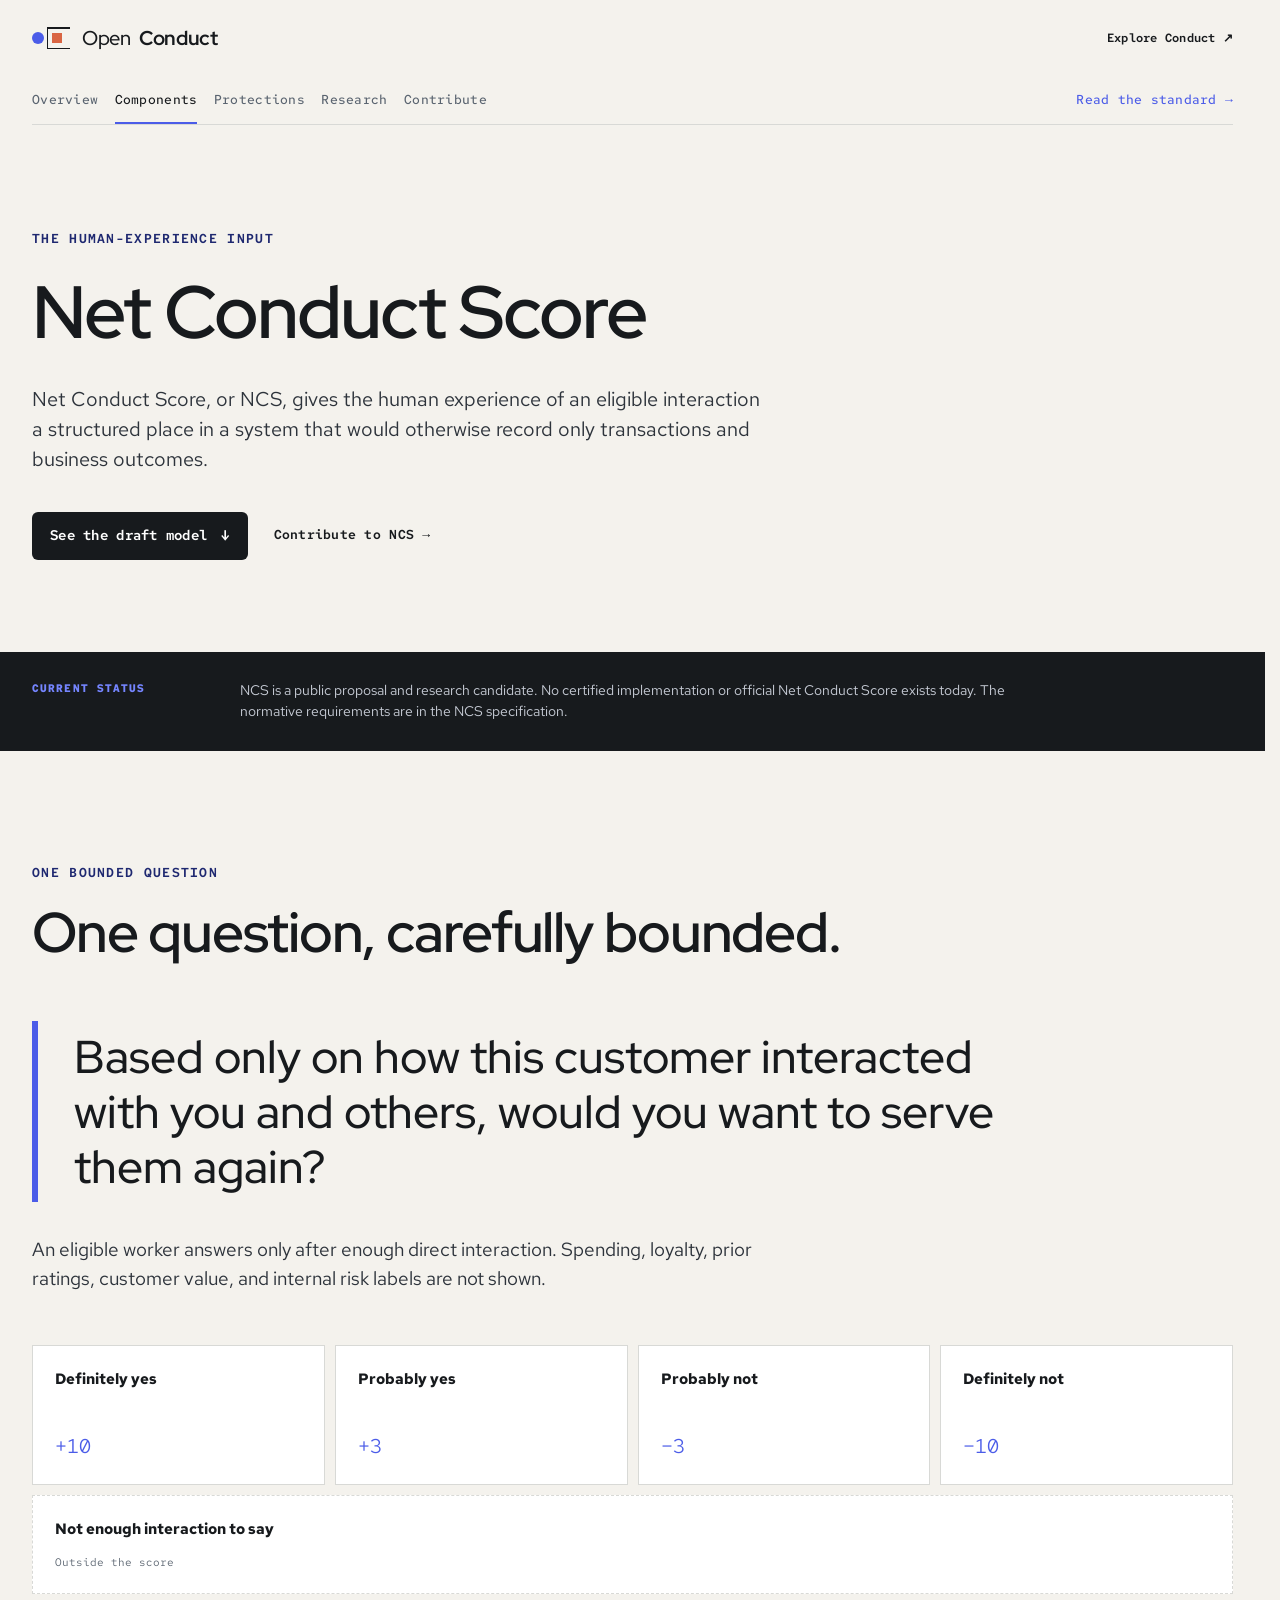
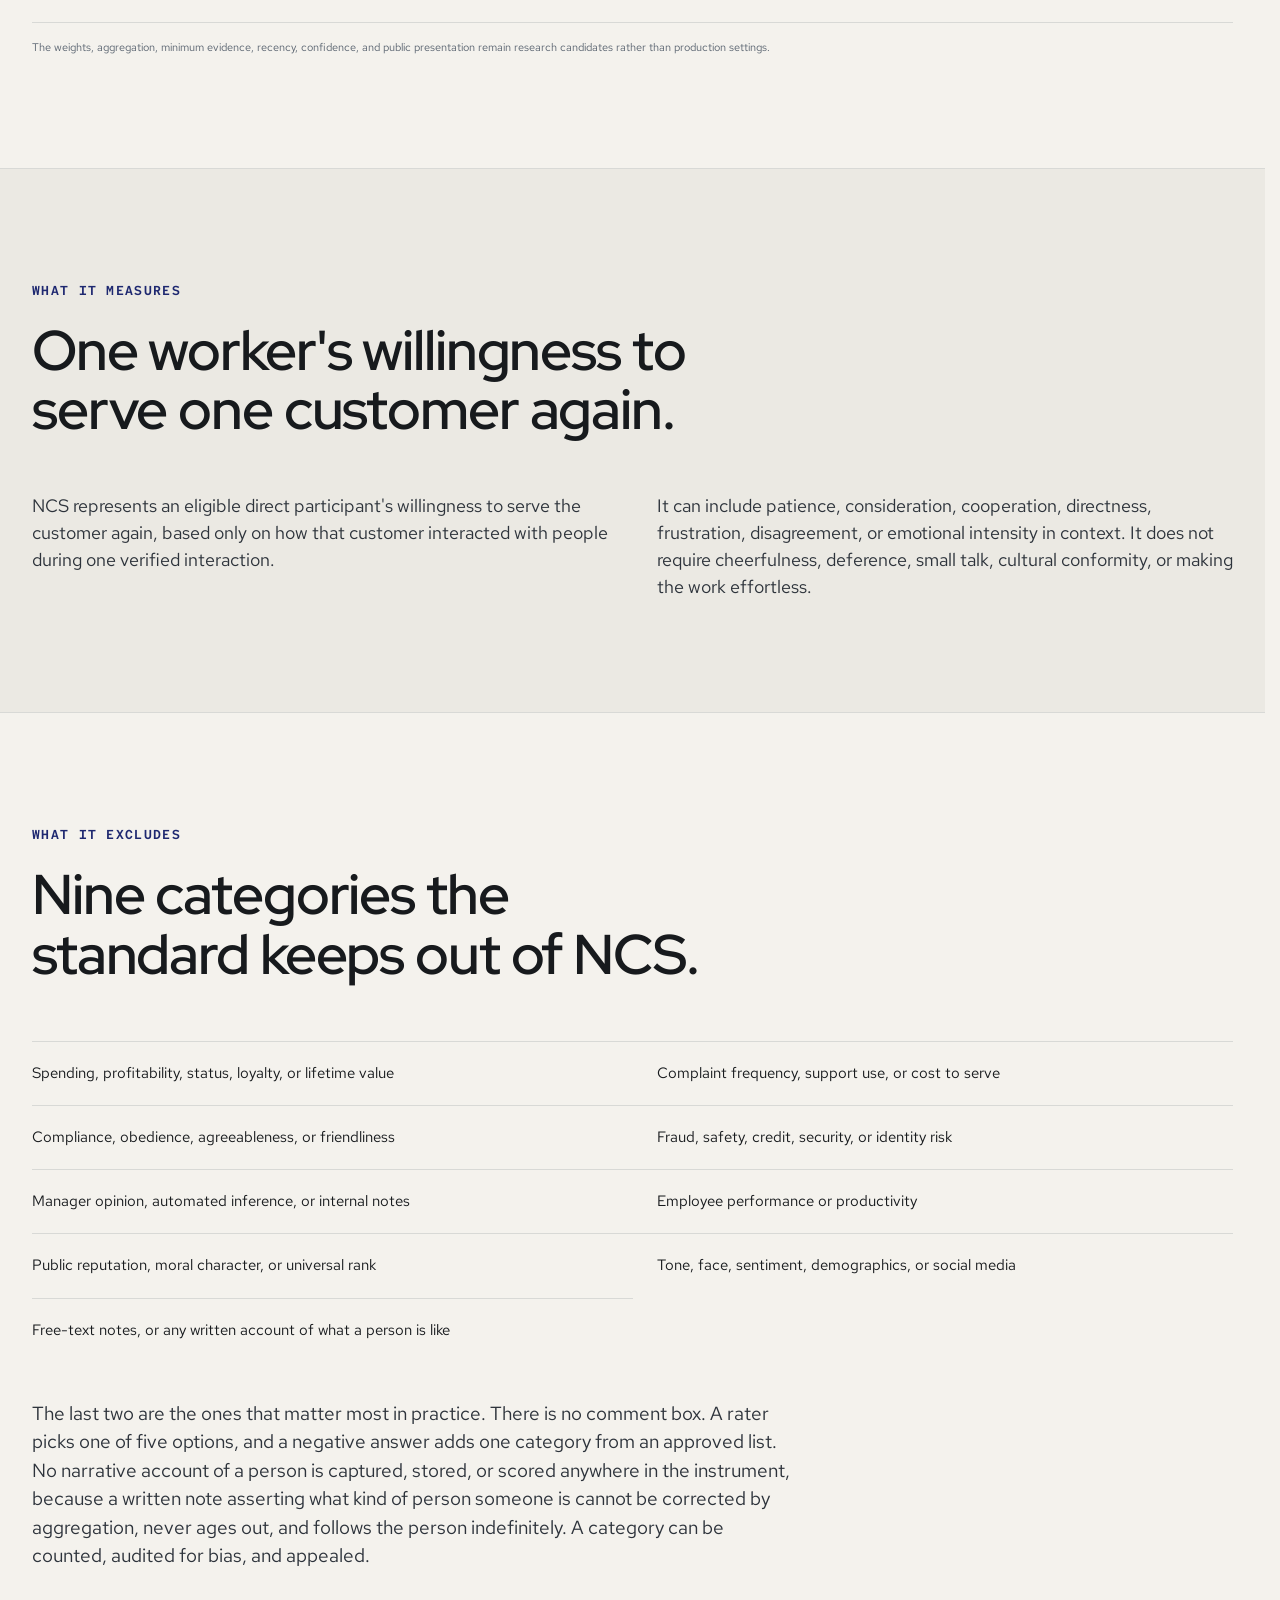
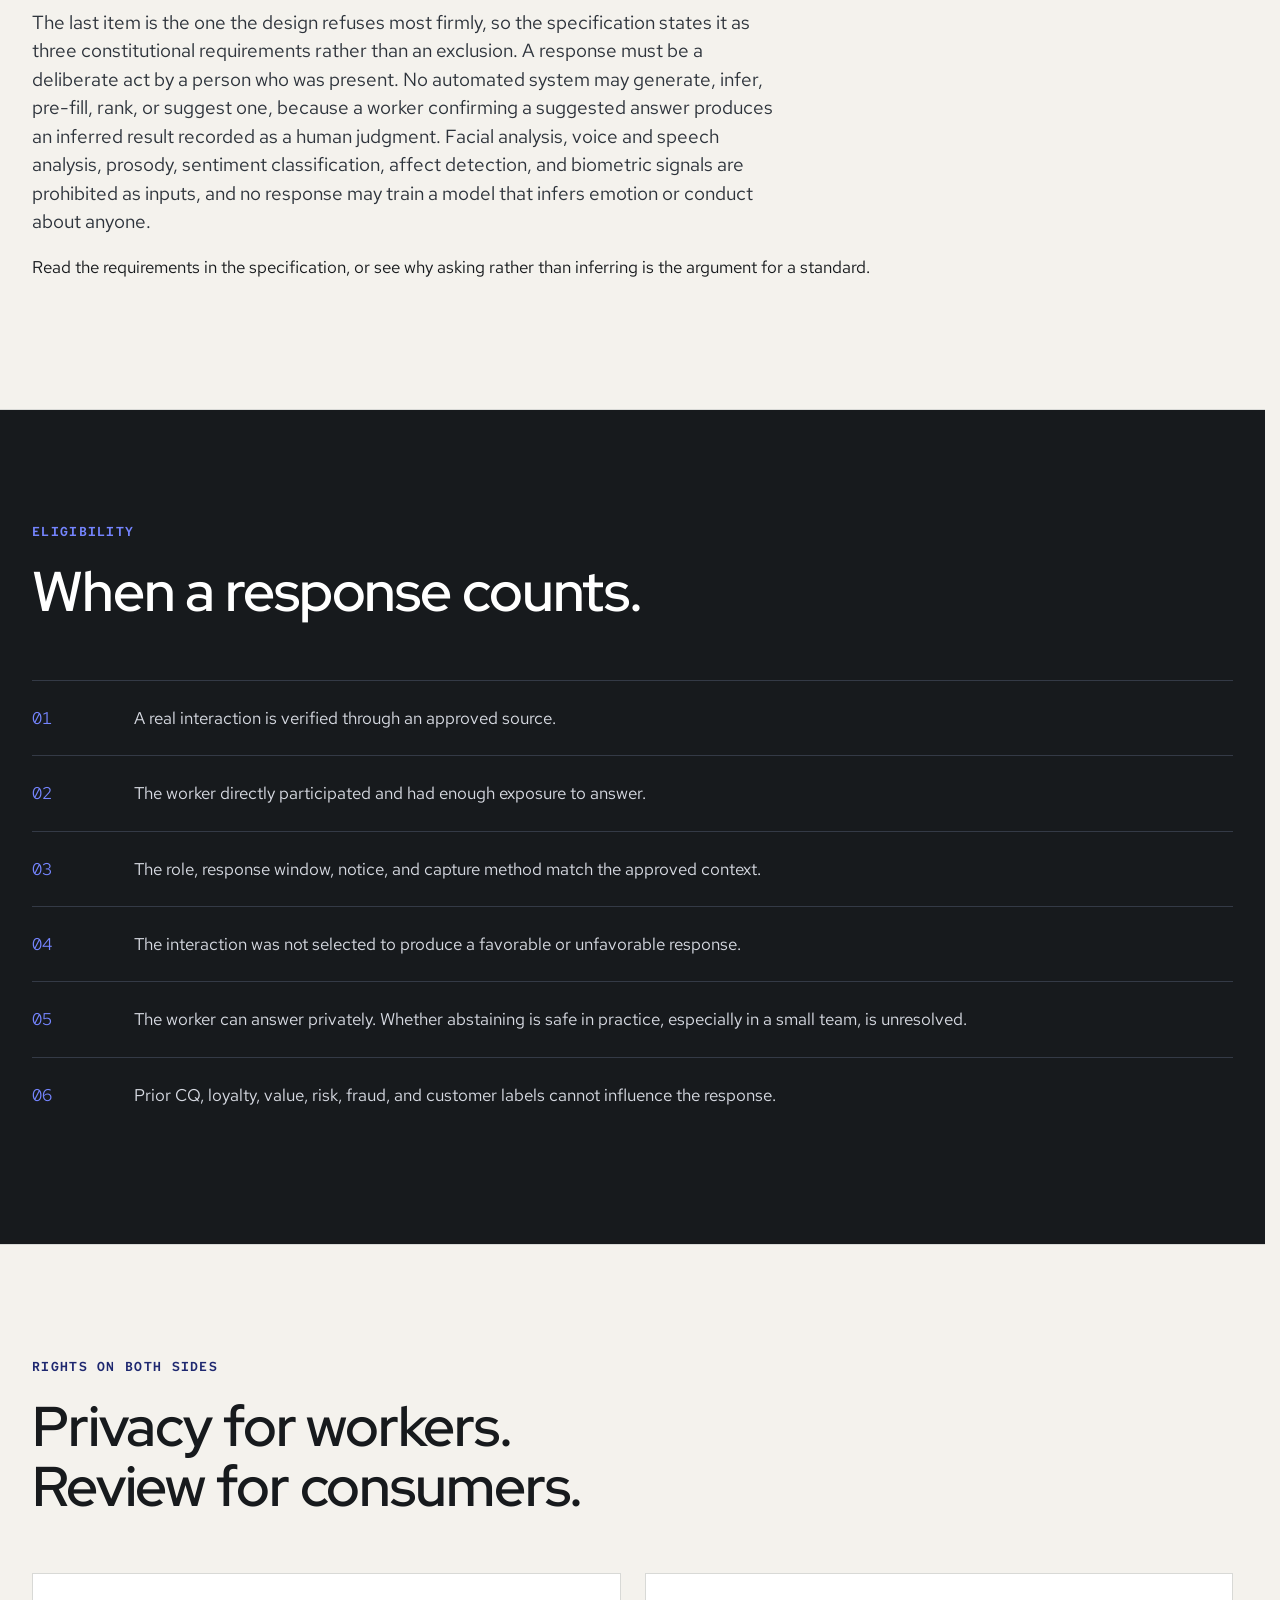
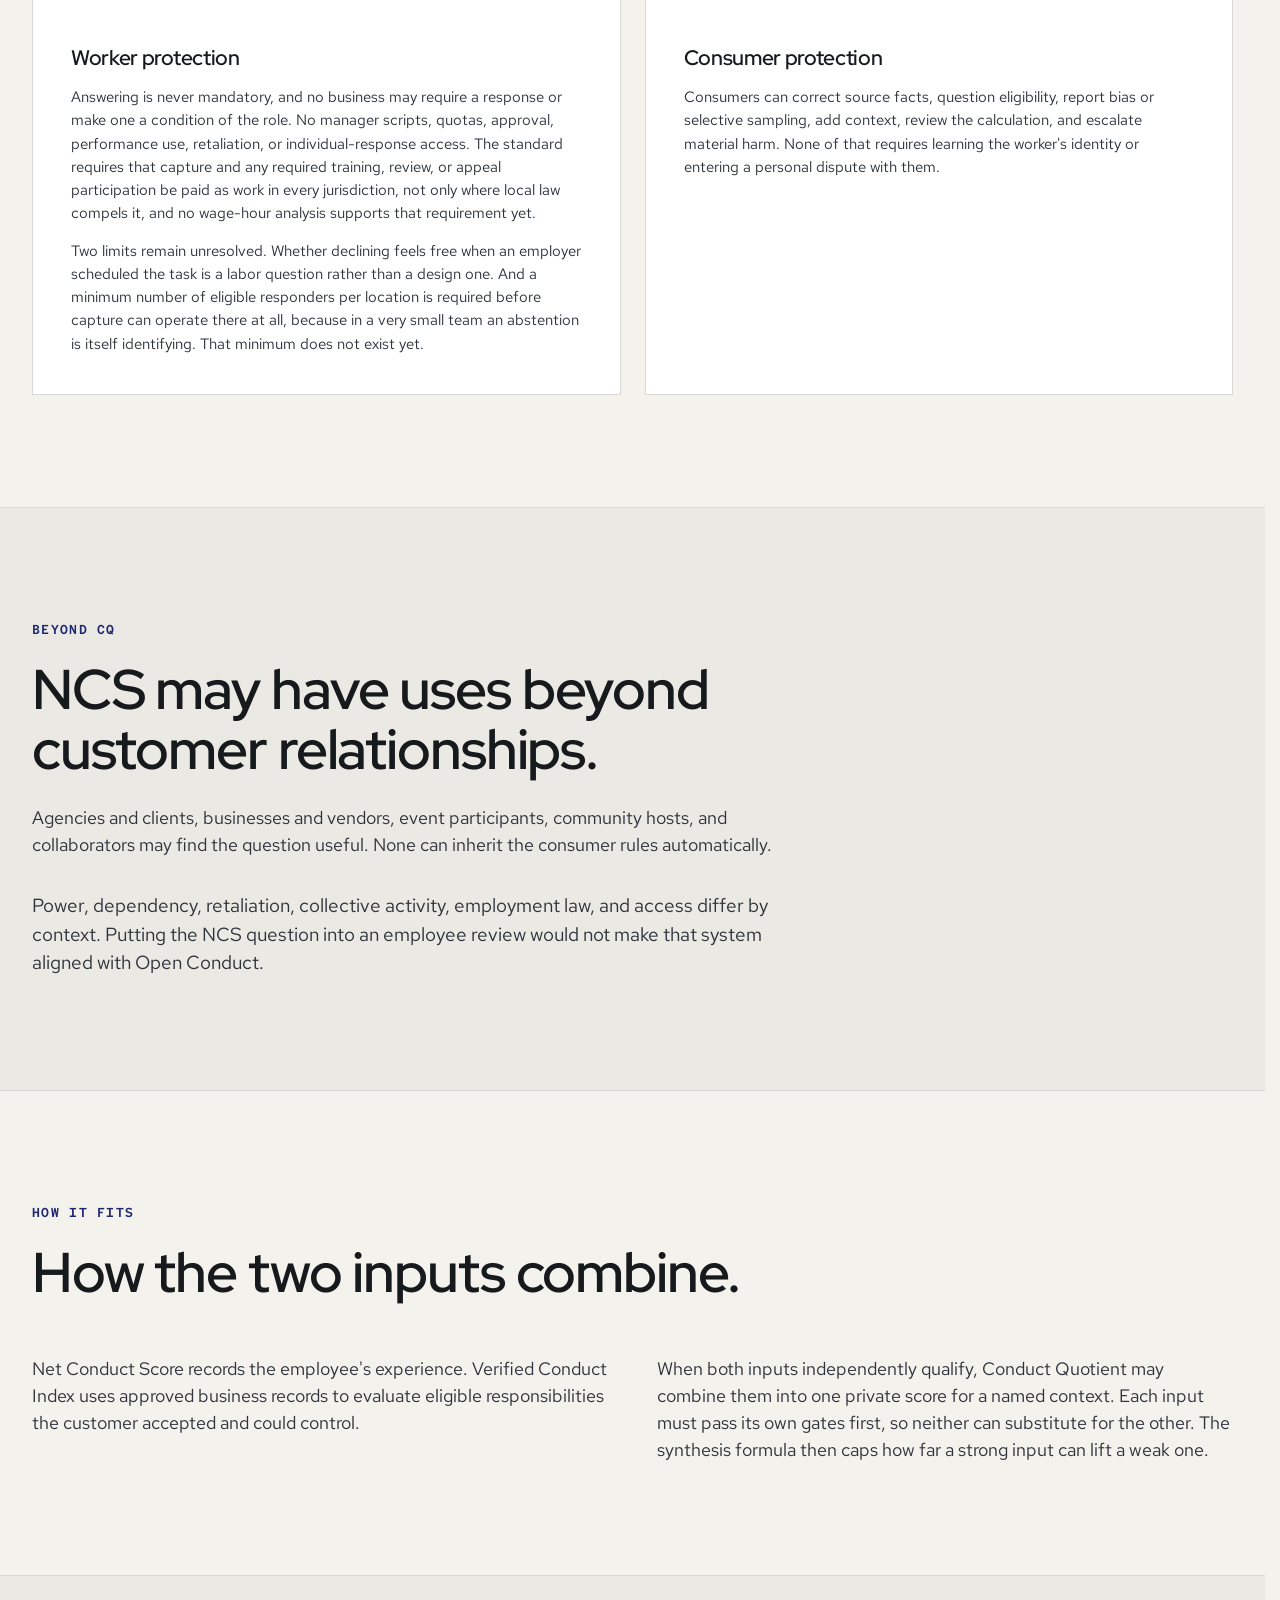
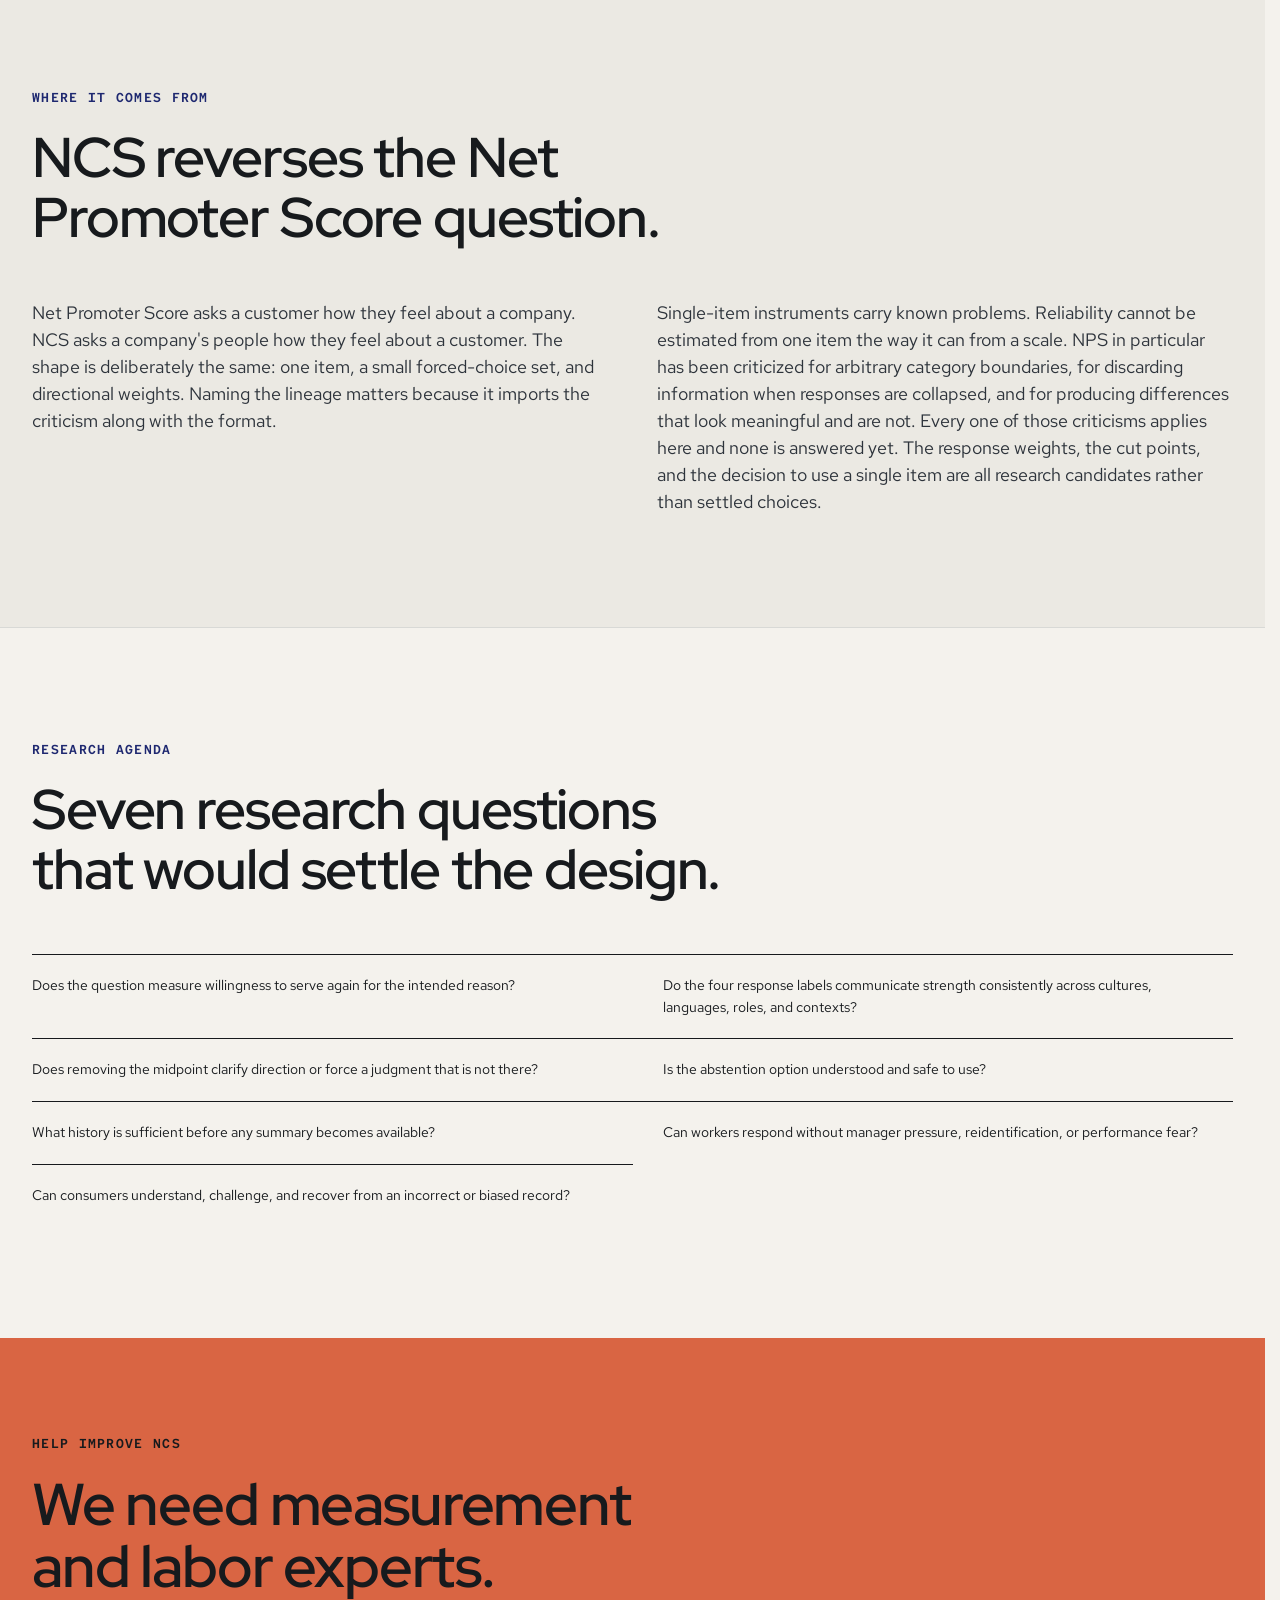
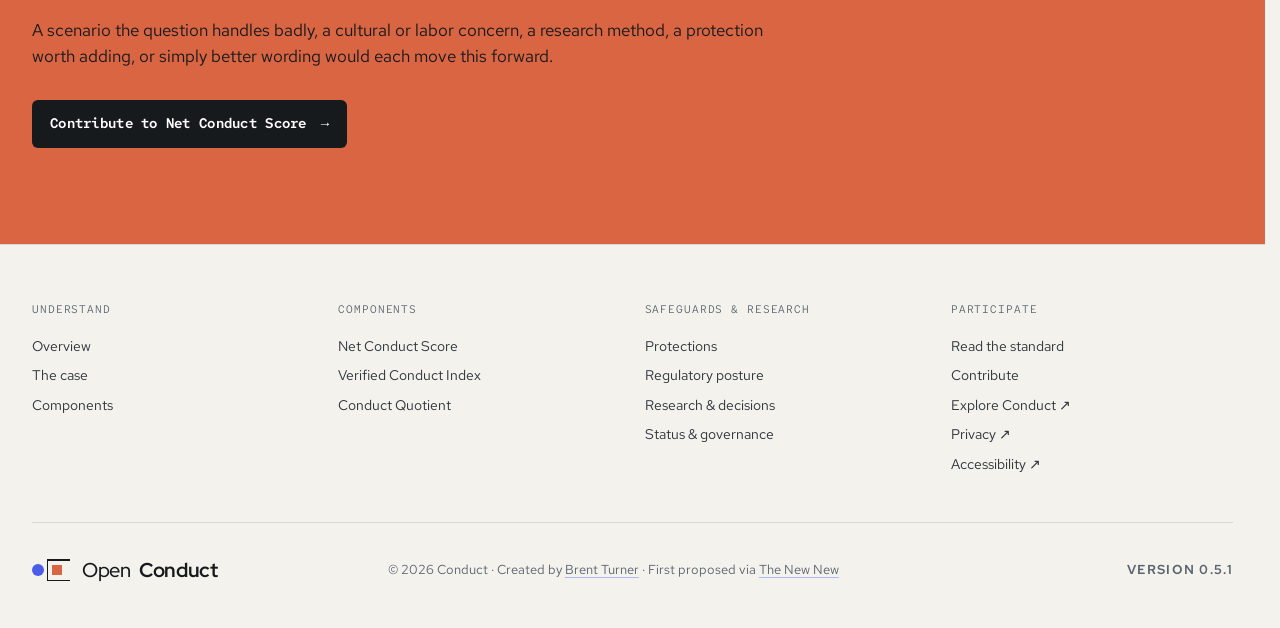
<file: netconductscore/index.html>
<!DOCTYPE html>
<html lang="en">
<head>
  <meta charset="utf-8">
  <meta name="viewport" content="width=device-width, initial-scale=1">
  <title>Net Conduct Score | Open Conduct</title>
  <meta name="description" content="The proposed open measure of human experience in an eligible, verified interaction.">
  <meta name="robots" content="index,follow,max-image-preview:large,max-snippet:-1,max-video-preview:-1">
  <meta name="theme-color" content="#f4f2ed">
  <meta name="color-scheme" content="light dark">
  <link rel="canonical" href="https://openconduct.org/netconductscore/">
  <link rel="stylesheet" href="../assets/site.css">
  <link rel="icon" href="../favicon.ico" sizes="32x32">
  <link rel="icon" href="../favicon.svg" type="image/svg+xml">
  <link rel="apple-touch-icon" href="../apple-touch-icon.png">
  <link rel="manifest" href="../site.webmanifest">
  <meta property="og:type" content="article">
  <meta property="og:locale" content="en_US">
  <meta property="og:site_name" content="Open Conduct">
  <meta property="og:title" content="Net Conduct Score | Open Conduct">
  <meta property="og:description" content="The proposed open measure of human experience in an eligible, verified interaction.">
  <meta property="og:url" content="https://openconduct.org/netconductscore/">
  <meta property="og:image" content="https://openconduct.org/og.png">
  <meta property="og:image:width" content="1200">
  <meta property="og:image:height" content="630">
  <meta property="og:image:alt" content="Good conduct should count. Conduct and Open Conduct.">
  <meta name="twitter:card" content="summary_large_image">
  <meta name="twitter:title" content="Net Conduct Score | Open Conduct">
  <meta name="twitter:description" content="The proposed open measure of human experience in an eligible, verified interaction.">
  <meta name="twitter:image" content="https://openconduct.org/og.png">
  <script type="application/ld+json">
  {"@context":"https://schema.org","@graph":[{"@type":"WebSite","@id":"https://openconduct.org/#website","url":"https://openconduct.org/","name":"Open Conduct","inLanguage":"en-US"},{"@type":"Person","@id":"https://brentturner.is/#person","name":"Brent Turner","url":"https://brentturner.is/"},{"@type":"TechArticle","@id":"https://openconduct.org/netconductscore/#page","url":"https://openconduct.org/netconductscore/","name":"Net Conduct Score | Open Conduct","description":"The proposed open measure of human experience in an eligible, verified interaction.","isPartOf":{"@id":"https://openconduct.org/#website"},"author":{"@id":"https://brentturner.is/#person"},"inLanguage":"en-US","dateModified":"2026-08-23"}]}
  </script>
</head>
<body>
  <main class="open-site open-editorial-site">
    <a class="skip-link" href="#open-main">Skip to content</a>
    <header class="open-header">
      <a class="open-wordmark" aria-label="Open Conduct home" href="../"><span class="open-mark" aria-hidden="true"><span class="open-mark-frame"></span><span class="open-mark-circle"></span><span class="open-mark-square"></span></span><span><em>Open</em> Conduct</span></a>
      <div class="open-utility">
        <a href="https://conduct.is/" target="_blank" rel="noopener noreferrer">Explore Conduct <span aria-hidden="true">↗</span></a>
      </div>
      <input type="checkbox" id="nav-toggle" class="nav-toggle" aria-hidden="true">
      <label for="nav-toggle" class="nav-toggle-btn" aria-label="Toggle navigation"><span></span></label>
      <nav class="open-primary-nav" aria-label="Open Conduct navigation">
        <a href="../">Overview</a><a class="is-active" href="../components/">Components</a><a href="../protections/">Protections</a><a href="../library/">Research</a><a href="../contribute/">Contribute</a><a class="nav-spec-link" href="../standard/0.5/conduct-quotient/">Read the standard →</a>
      </nav>
    </header>
    <div id="open-main">
      <header class="editorial-hero">
        <p class="document-type">THE HUMAN-EXPERIENCE INPUT</p>
        <h1>Net Conduct Score</h1>
        <p>Net Conduct Score, or NCS, gives the human experience of an eligible interaction a structured place in a system that would otherwise record only transactions and business outcomes.</p>
        <div class="editorial-actions">
          <a class="button button-ink" href="#question">See the draft model <span aria-hidden="true">↓</span></a><a class="text-action" href="../contribute/">Contribute to NCS <span aria-hidden="true">→</span></a>
        </div>
      </header>
      <aside class="editorial-status">
        <strong>CURRENT STATUS</strong>
        <p>NCS is a public proposal and research candidate. No certified implementation or official Net Conduct Score exists today. The normative requirements are in the <a href="../standard/0.5/net-conduct-score/">NCS specification</a>.</p>
      </aside>
      <section class="editorial-section" id="question">
        <div class="editorial-heading">
          <p class="document-type">ONE BOUNDED QUESTION</p>
          <h2>One question, carefully bounded.</h2>
        </div>
        <blockquote class="question-callout">
          Based only on how this customer interacted with you and others, would you want to serve them again?
        </blockquote>
        <p class="section-lead">An eligible worker answers only after enough direct interaction. Spending, loyalty, prior ratings, customer value, and internal risk labels are not shown.</p>
        <div class="response-scale" aria-label="Provisional Net Conduct Score responses">
          <div>
            <strong>Definitely yes</strong><span>+10</span>
          </div>
          <div>
            <strong>Probably yes</strong><span>+3</span>
          </div>
          <div>
            <strong>Probably not</strong><span>−3</span>
          </div>
          <div>
            <strong>Definitely not</strong><span>−10</span>
          </div>
          <div class="response-abstain">
            <strong>Not enough interaction to say</strong><span>Outside the score</span>
          </div>
        </div>
        <p class="fine-print">The weights, aggregation, minimum evidence, recency, confidence, and public presentation remain research candidates rather than production settings.</p>
      </section>
      <section class="editorial-section editorial-soft">
        <div class="editorial-heading">
          <p class="document-type">WHAT IT MEASURES</p>
          <h2>One worker's willingness to serve one customer again.</h2>
        </div>
        <div class="two-column-copy">
          <p>NCS represents an eligible direct participant's willingness to serve the customer again, based only on how that customer interacted with people during one verified interaction.</p>
          <p>It can include patience, consideration, cooperation, directness, frustration, disagreement, or emotional intensity in context. It does not require cheerfulness, deference, small talk, cultural conformity, or making the work effortless.</p>
        </div>
      </section>
      <section class="editorial-section">
        <div class="editorial-heading">
          <p class="document-type">WHAT IT EXCLUDES</p>
          <h2>Nine categories the standard keeps out of NCS.</h2>
        </div>
        <ul class="exclusion-grid">
          <li>Spending, profitability, status, loyalty, or lifetime value</li>
          <li>Complaint frequency, support use, or cost to serve</li>
          <li>Compliance, obedience, agreeableness, or friendliness</li>
          <li>Fraud, safety, credit, security, or identity risk</li>
          <li>Manager opinion, automated inference, or internal notes</li>
          <li>Employee performance or productivity</li>
          <li>Public reputation, moral character, or universal rank</li>
          <li>Tone, face, sentiment, demographics, or social media</li>
          <li>Free-text notes, or any written account of what a person is like</li>
        </ul>
        <p class="section-lead" style="margin-top: 38px;">The last two are the ones that matter most in practice. There is no comment box. A rater picks one of five options, and a negative answer adds one category from an approved list. No narrative account of a person is captured, stored, or scored anywhere in the instrument, because a written note asserting what kind of person someone is cannot be corrected by aggregation, never ages out, and follows the person indefinitely. A category can be counted, audited for bias, and appealed.</p>
        <p class="section-lead" style="margin-top: 38px;">The last item is the one the design refuses most firmly, so the specification states it as three constitutional requirements rather than an exclusion. A response must be a deliberate act by a person who was present. No automated system may generate, infer, pre-fill, rank, or suggest one, because a worker confirming a suggested answer produces an inferred result recorded as a human judgment. Facial analysis, voice and speech analysis, prosody, sentiment classification, affect detection, and biometric signals are prohibited as inputs, and no response may train a model that infers emotion or conduct about anyone.</p>
        <p><a href="../standard/0.5/net-conduct-score/#eligibility">Read the requirements in the specification</a>, or see <a href="../case-for-conduct/#ask-not-infer">why asking rather than inferring is the argument for a standard</a>.</p>
      </section>
      <section class="editorial-section editorial-ink">
        <div class="editorial-heading">
          <p class="document-type">ELIGIBILITY</p>
          <h2>When a response counts.</h2>
        </div>
        <ol class="numbered-rules">
          <li>
            <span>01</span>
            <p>A real interaction is verified through an approved source.</p>
          </li>
          <li>
            <span>02</span>
            <p>The worker directly participated and had enough exposure to answer.</p>
          </li>
          <li>
            <span>03</span>
            <p>The role, response window, notice, and capture method match the approved context.</p>
          </li>
          <li>
            <span>04</span>
            <p>The interaction was not selected to produce a favorable or unfavorable response.</p>
          </li>
          <li>
            <span>05</span>
            <p>The worker can answer privately. Whether abstaining is safe in practice, especially in a small team, is unresolved.</p>
          </li>
          <li>
            <span>06</span>
            <p>Prior CQ, loyalty, value, risk, fraud, and customer labels cannot influence the response.</p>
          </li>
        </ol>
      </section>
      <section class="editorial-section">
        <div class="editorial-heading">
          <p class="document-type">RIGHTS ON BOTH SIDES</p>
          <h2>Privacy for workers. Review for consumers.</h2>
        </div>
        <div class="rights-split">
          <article>
            <h3>Worker protection</h3>
            <p>Answering is never mandatory, and no business may require a response or make one a condition of the role. No manager scripts, quotas, approval, performance use, retaliation, or individual-response access. The standard requires that capture and any required training, review, or appeal participation be paid as work in every jurisdiction, not only where local law compels it, and no wage-hour analysis supports that requirement yet.</p>
            <p>Two limits remain unresolved. Whether declining feels free when an employer scheduled the task is a labor question rather than a design one. And a minimum number of eligible responders per location is required before capture can operate there at all, because in a very small team an abstention is itself identifying. That minimum does not exist yet.</p>
          </article>
          <article>
            <h3>Consumer protection</h3>
            <p>Consumers can correct source facts, question eligibility, report bias or selective sampling, add context, review the calculation, and escalate material harm. None of that requires learning the worker's identity or entering a personal dispute with them.</p>
          </article>
        </div>
      </section>
      <section class="editorial-section editorial-soft">
        <div class="editorial-heading">
          <p class="document-type">BEYOND CQ</p>
          <h2>NCS may have uses beyond customer relationships.</h2>
          <p>Agencies and clients, businesses and vendors, event participants, community hosts, and collaborators may find the question useful. None can inherit the consumer rules automatically.</p>
        </div>
        <p class="section-lead">Power, dependency, retaliation, collective activity, employment law, and access differ by context. Putting the NCS question into an employee review would not make that system aligned with Open Conduct.</p>
      </section>
      <section class="editorial-section">
        <div class="editorial-heading">
          <p class="document-type">HOW IT FITS</p>
          <h2>How the two inputs combine.</h2>
        </div>
        <div class="two-column-copy">
          <p>Net Conduct Score records the employee's experience. <a href="../verifiedconductindex/">Verified Conduct Index</a> uses approved business records to evaluate eligible responsibilities the customer accepted and could control.</p>
          <p>When both inputs independently qualify, <a href="../standard/0.5/conduct-quotient/">Conduct Quotient</a> may combine them into one private score for a named context. Each input must pass its own gates first, so neither can substitute for the other. The <a href="../standard/0.5/conduct-quotient/">synthesis formula</a> then caps how far a strong input can lift a weak one.</p>
        </div>
      </section>
      <section class="editorial-section editorial-soft" id="lineage">
        <div class="editorial-heading">
          <p class="document-type">WHERE IT COMES FROM</p>
          <h2>NCS reverses the Net Promoter Score question.</h2>
        </div>
        <div class="two-column-copy">
          <p>Net Promoter Score asks a customer how they feel about a company. NCS asks a company's people how they feel about a customer. The shape is deliberately the same: one item, a small forced-choice set, and directional weights. Naming the lineage matters because it imports the criticism along with the format.</p>
          <p>Single-item instruments carry known problems. Reliability cannot be estimated from one item the way it can from a scale. NPS in particular has been criticized for arbitrary category boundaries, for discarding information when responses are collapsed, and for producing differences that look meaningful and are not. Every one of those criticisms applies here and none is answered yet. The response weights, the cut points, and the decision to use a single item are all research candidates rather than settled choices.</p>
        </div>
      </section>
      <section class="editorial-section">
        <div class="editorial-heading">
          <p class="document-type">RESEARCH AGENDA</p>
          <h2>Seven research questions that would settle the design.</h2>
        </div>
        <ul class="research-list">
          <li>Does the question measure willingness to serve again for the intended reason?</li>
          <li>Do the four response labels communicate strength consistently across cultures, languages, roles, and contexts?</li>
          <li>Does removing the midpoint clarify direction or force a judgment that is not there?</li>
          <li>Is the abstention option understood and safe to use?</li>
          <li>What history is sufficient before any summary becomes available?</li>
          <li>Can workers respond without manager pressure, reidentification, or performance fear?</li>
          <li>Can consumers understand, challenge, and recover from an incorrect or biased record?</li>
        </ul>
      </section>
      <section class="editorial-cta">
        <p class="document-type">HELP IMPROVE NCS</p>
        <h2>We need measurement and labor experts.</h2>
        <p>A scenario the question handles badly, a cultural or labor concern, a research method, a protection worth adding, or simply better wording would each move this forward.</p><a class="button button-ink" href="../contribute/">Contribute to Net Conduct Score <span aria-hidden="true">→</span></a>
      </section>
    </div>
    <footer class="open-footer">
      <nav class="footer-nav" aria-label="Open Conduct pages">
        <div class="footer-nav-group">
          <p>Understand</p>
          <a href="../">Overview</a>
          <a href="../case-for-conduct/">The case</a>
          <a href="../components/">Components</a>
        </div>
        <div class="footer-nav-group">
          <p>Components</p>
          <a href="../netconductscore/">Net Conduct Score</a>
          <a href="../verifiedconductindex/">Verified Conduct Index</a>
          <a href="../standard/0.5/conduct-quotient/">Conduct Quotient</a>
        </div>
        <div class="footer-nav-group">
          <p>Safeguards &amp; research</p>
          <a href="../protections/">Protections</a>
          <a href="../regulatory-posture/">Regulatory posture</a>
          <a href="../library/">Research &amp; decisions</a>
          <a href="../status/">Status &amp; governance</a>
        </div>
        <div class="footer-nav-group">
          <p>Participate</p>
          <a href="../standard/0.5/conduct-quotient/">Read the standard</a>
          <a href="../contribute/">Contribute</a>
          <a href="https://conduct.is/" target="_blank" rel="noopener noreferrer">Explore Conduct <span aria-hidden="true">↗</span></a>
          <a href="https://conduct.is/privacy/" target="_blank" rel="noopener noreferrer">Privacy <span aria-hidden="true">↗</span></a>
          <a href="https://conduct.is/accessibility/" target="_blank" rel="noopener noreferrer">Accessibility <span aria-hidden="true">↗</span></a>
        </div>
      </nav>
      <div class="footer-meta">
        <div class="open-wordmark">
          <span class="open-mark" aria-hidden="true"><span class="open-mark-frame"></span><span class="open-mark-circle"></span><span class="open-mark-square"></span></span><span><em>Open</em> Conduct</span>
        </div>
        <p class="footer-origin">© 2026 Conduct · Created by <a href="https://brentturner.is">Brent Turner</a> · First proposed via <a href="https://thenewnew.is/p/conduct-quotient-cq-net-conduct-score-ncs">The New New</a></p>
        <p class="footer-version">VERSION 0.5.1</p>
      </div>
    </footer>
  </main>
</body>
</html>
</file>
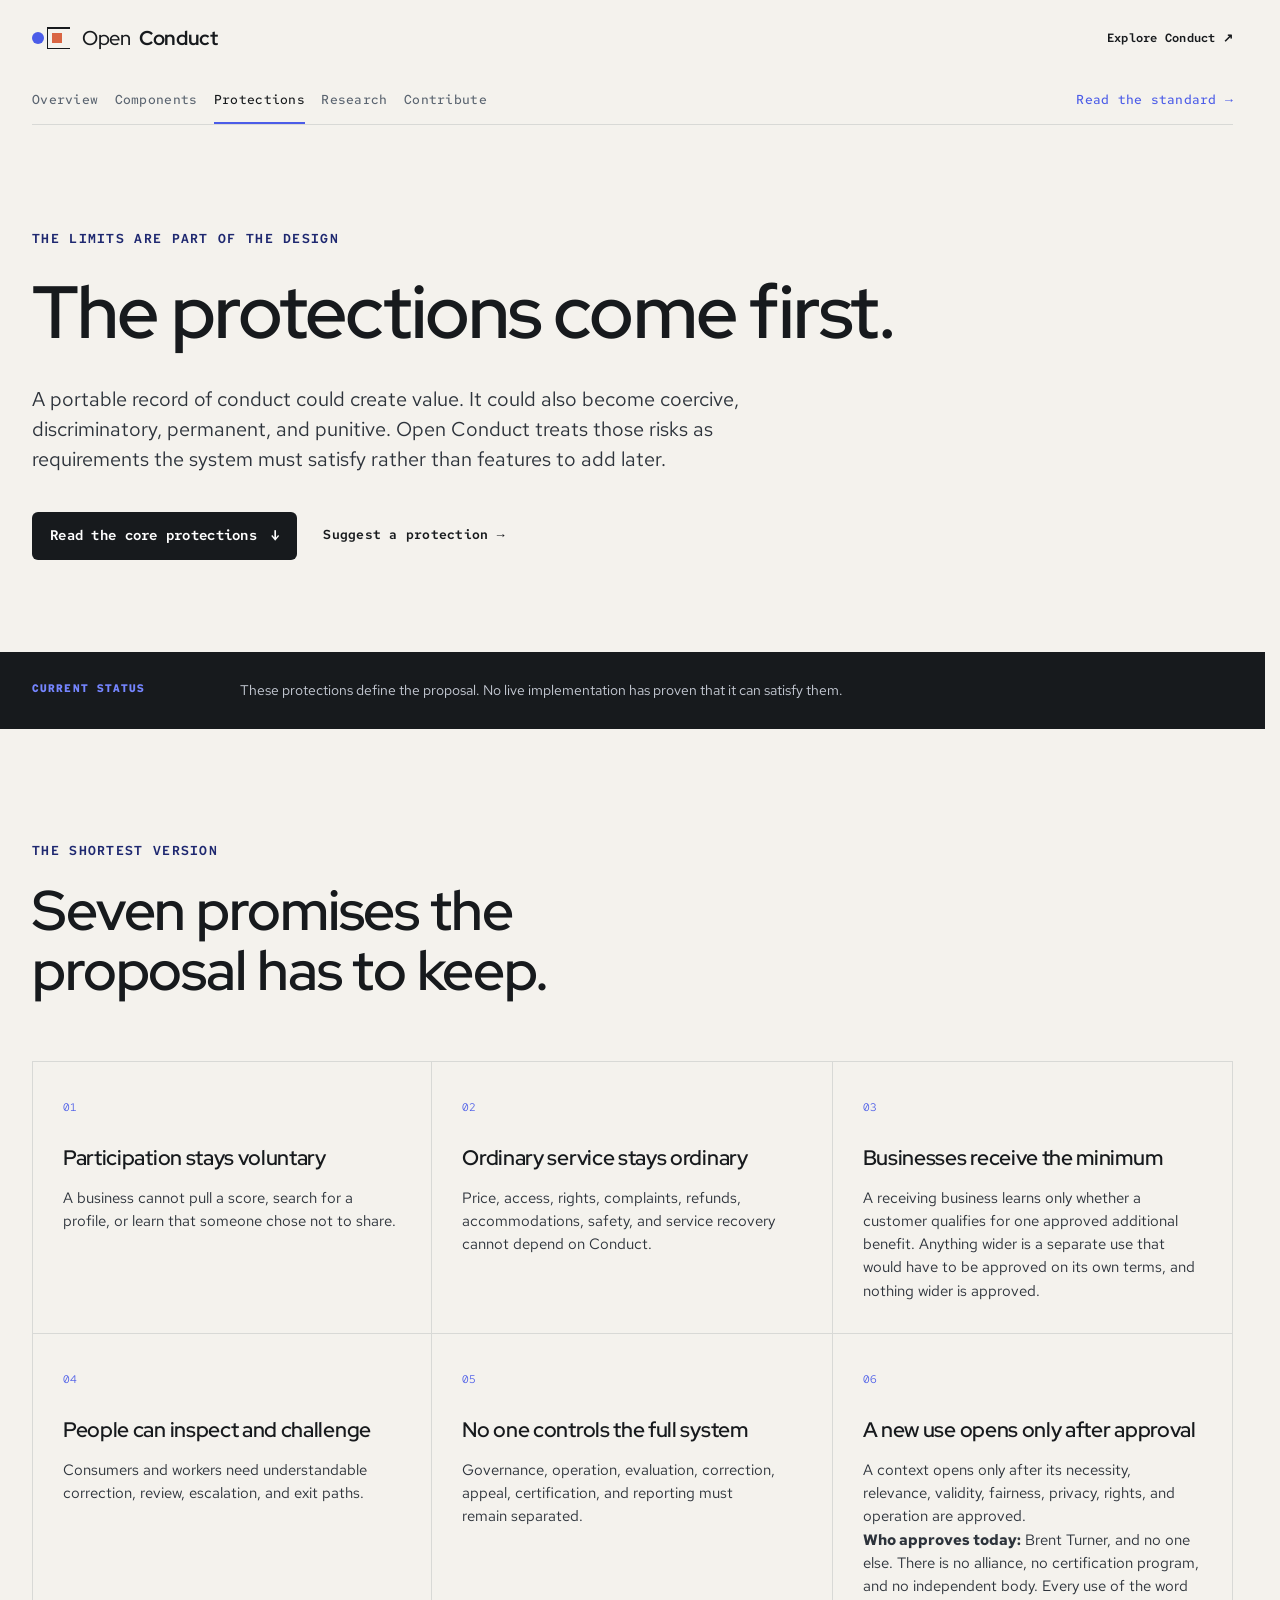
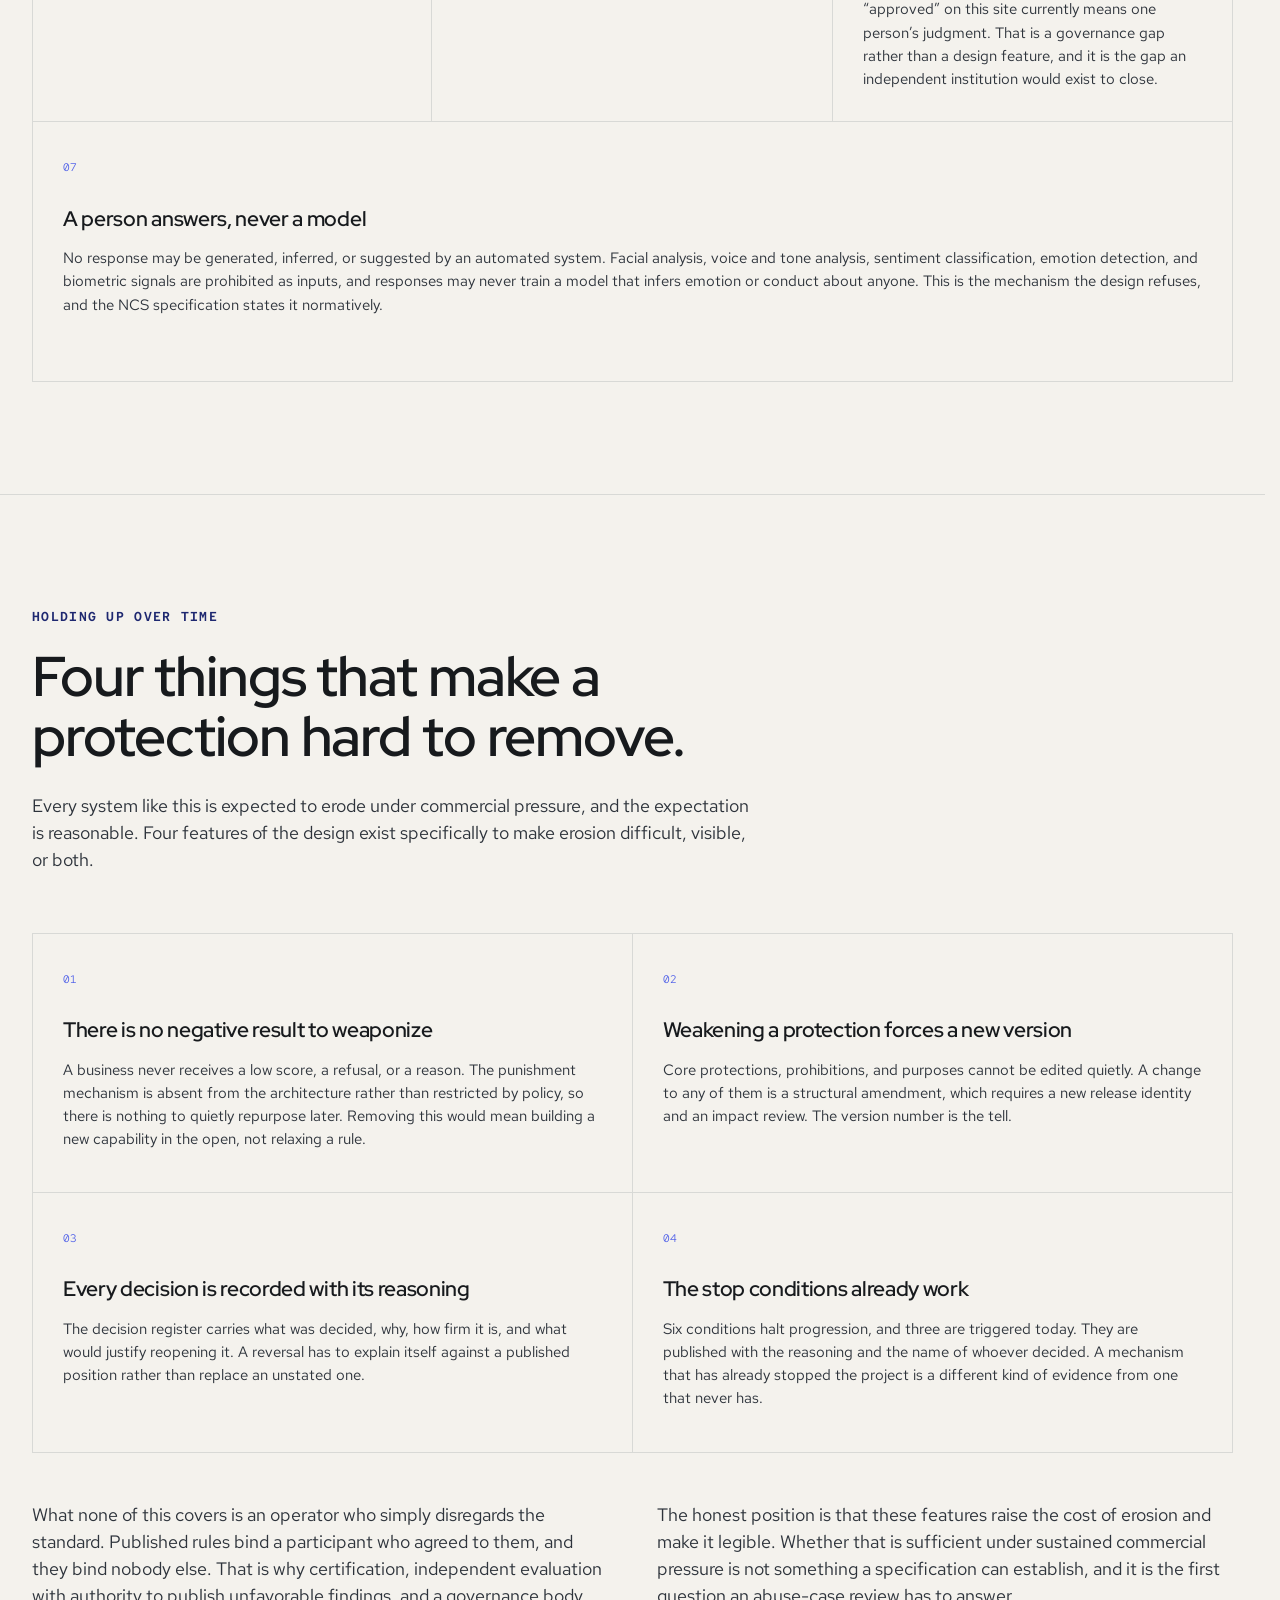
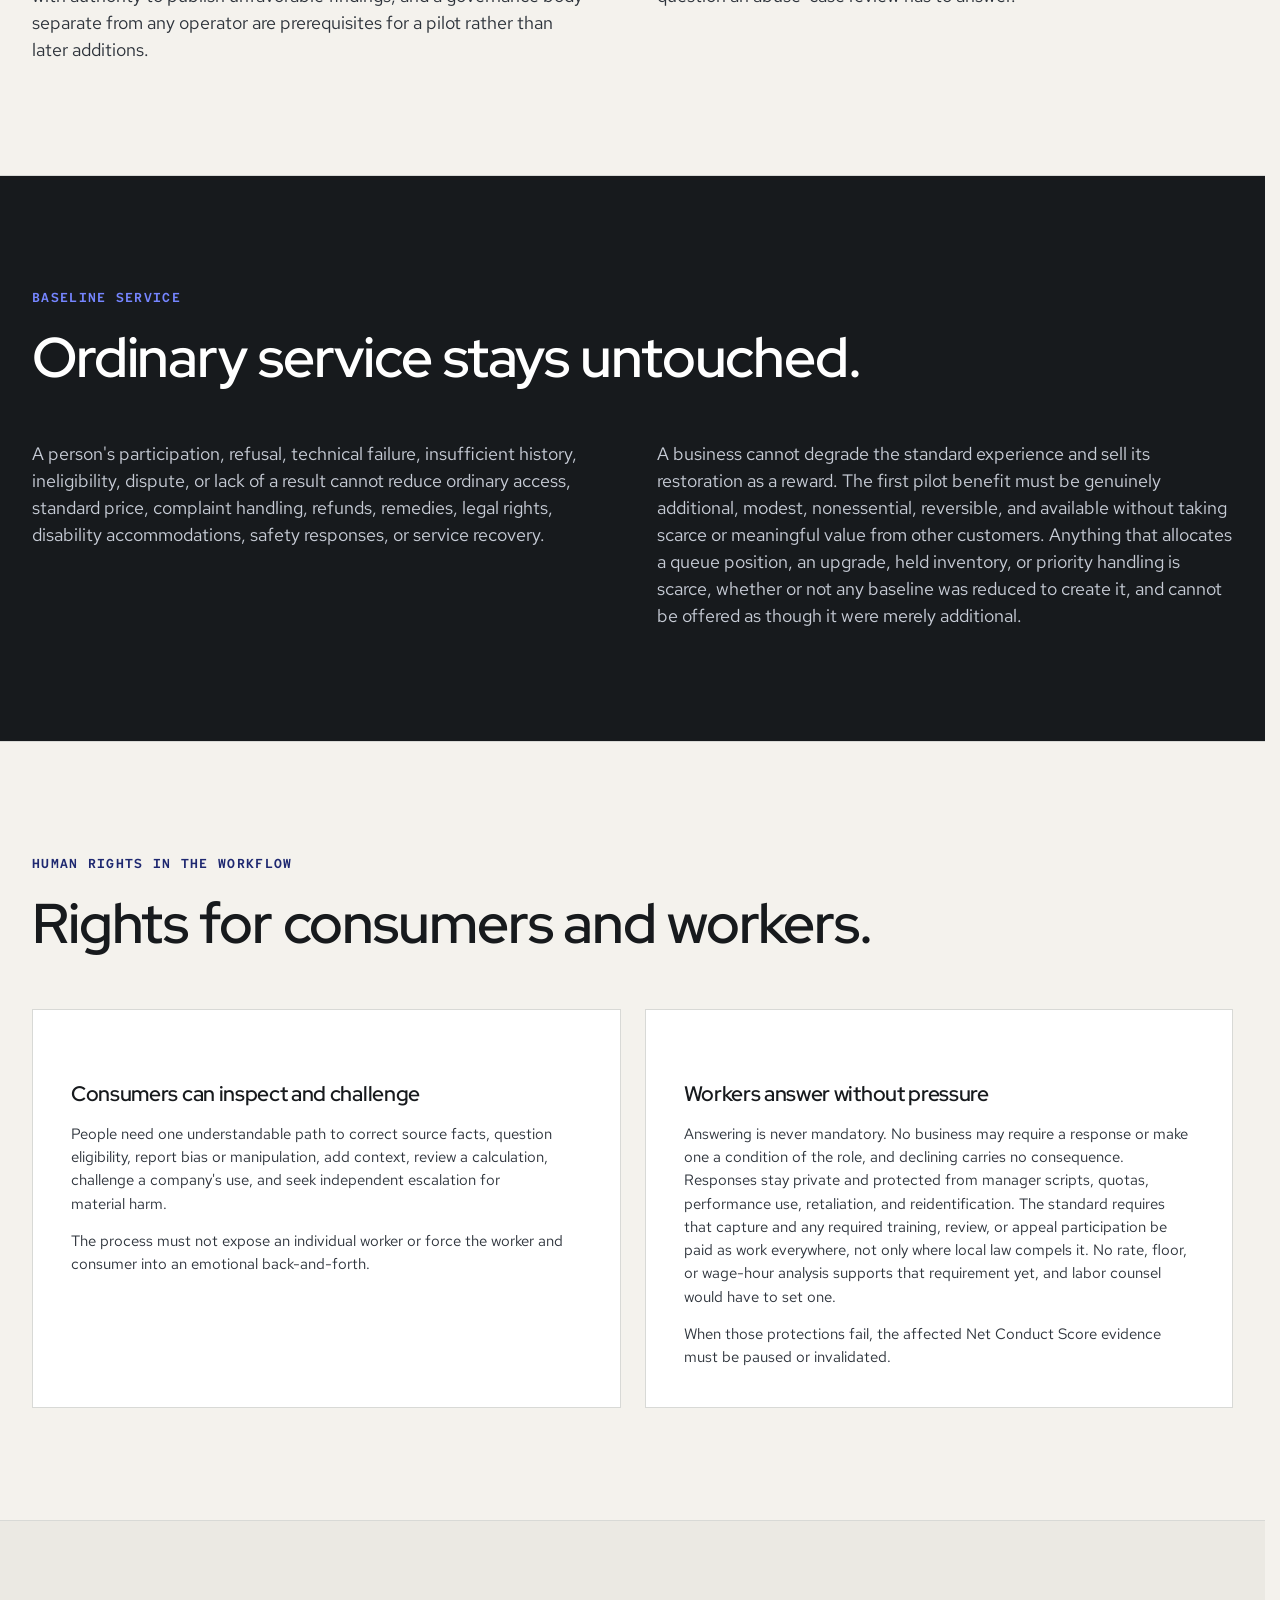
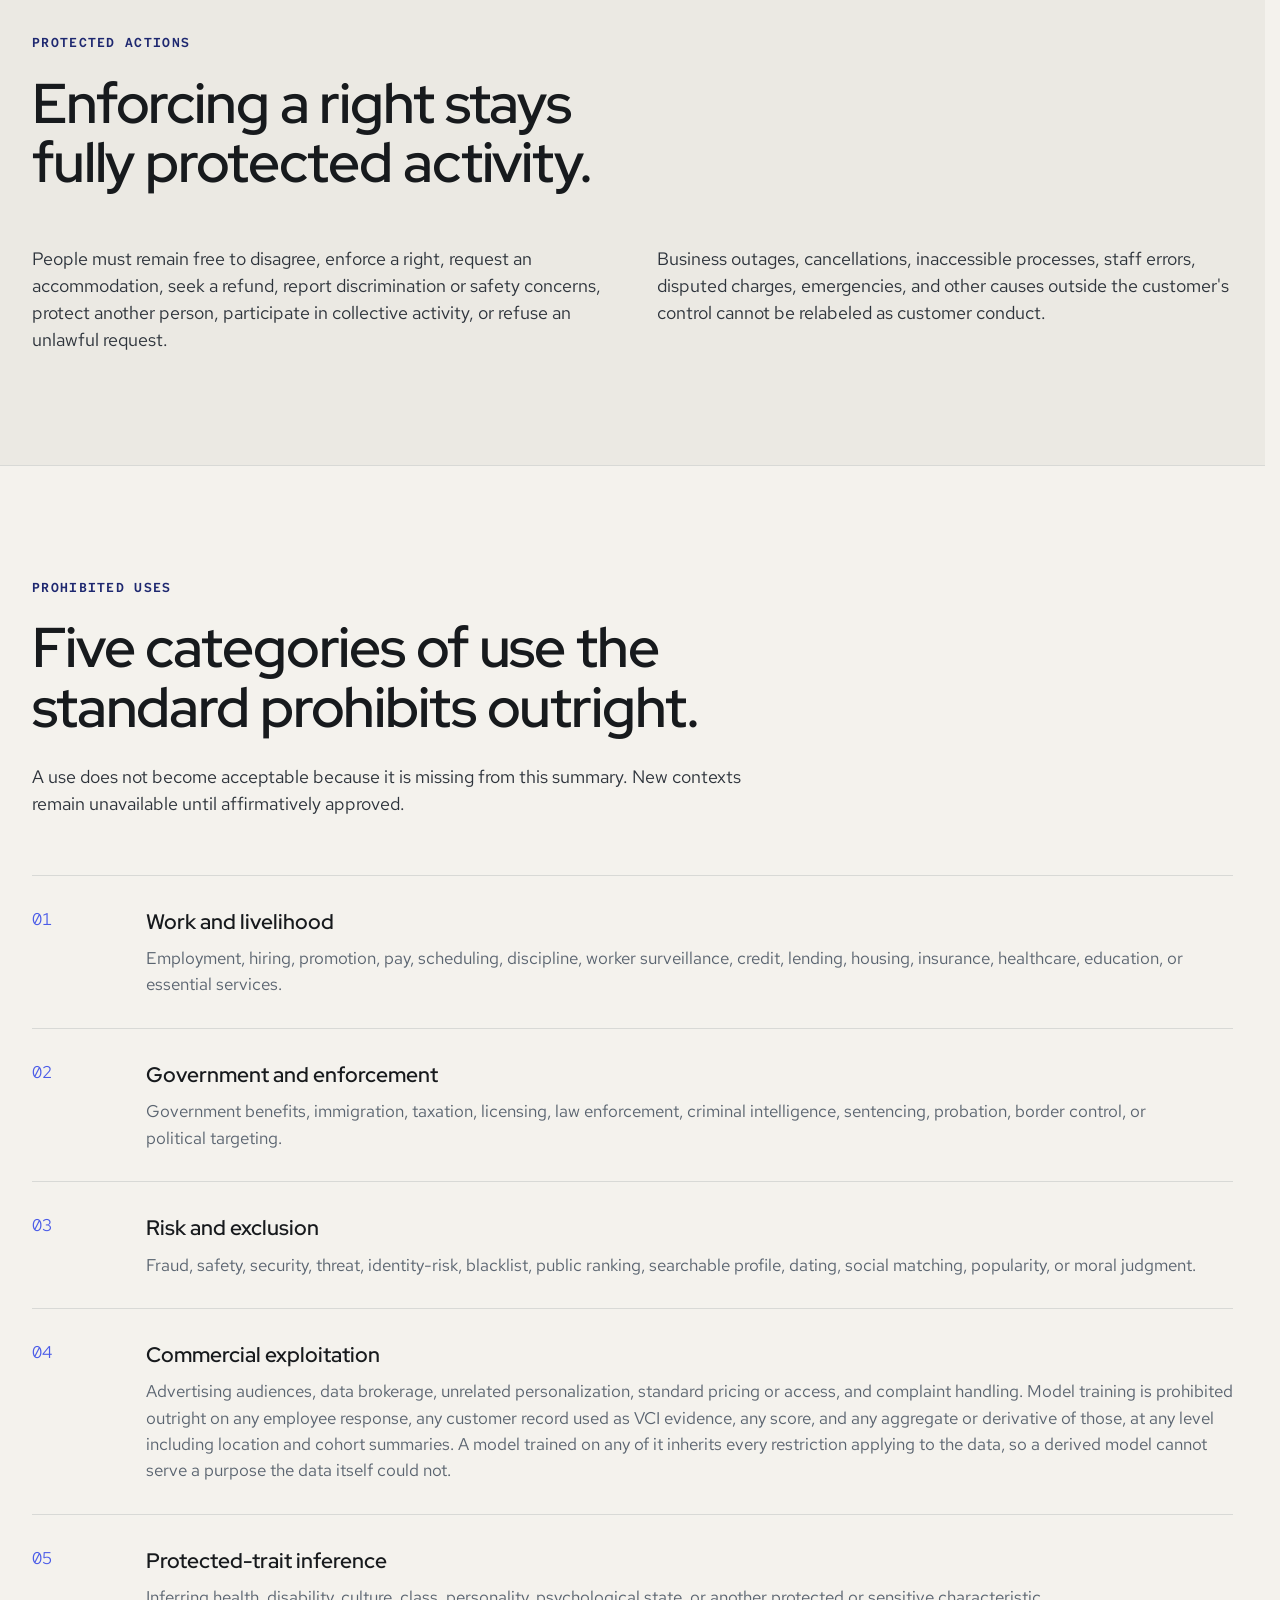
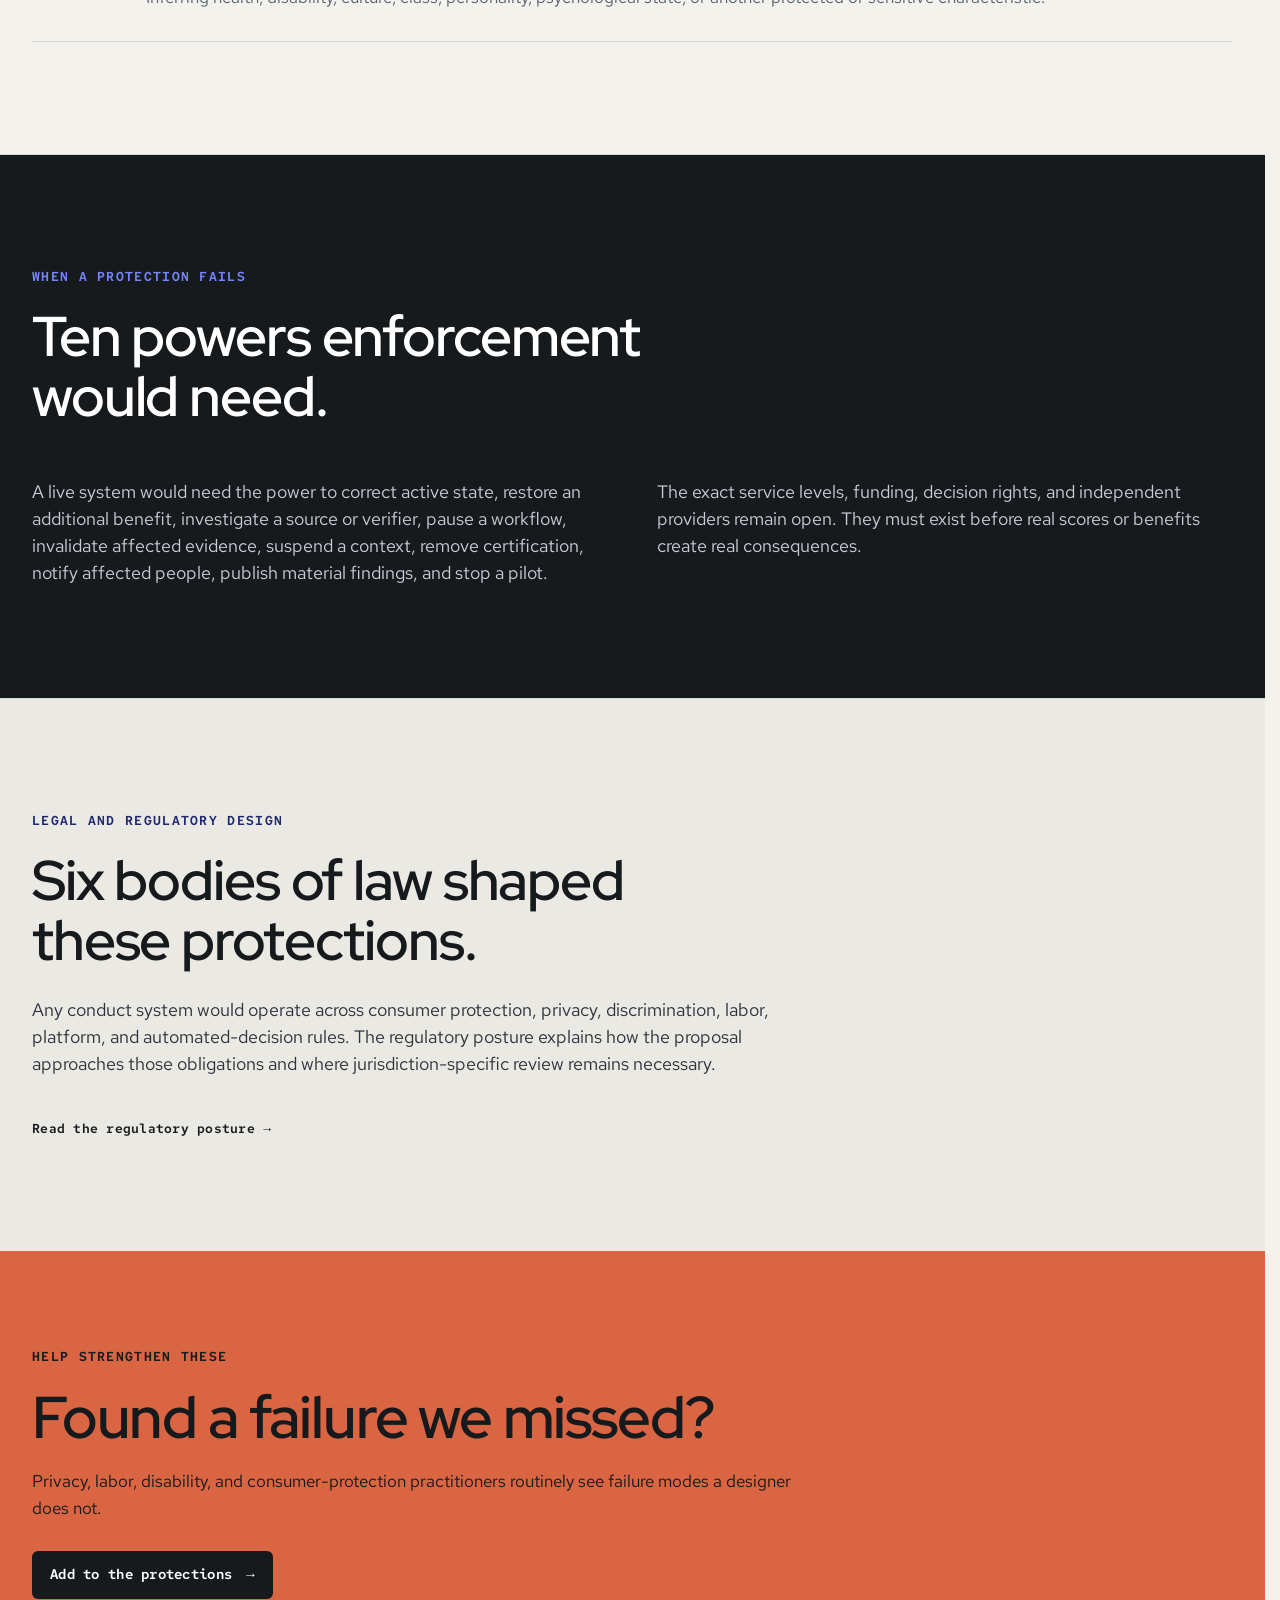
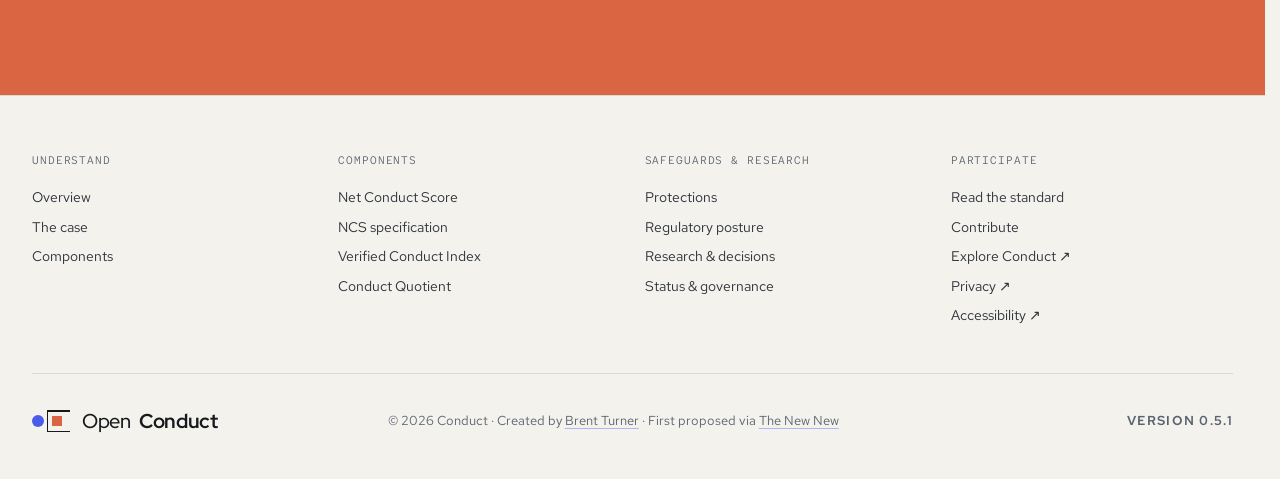
<file: protections/index.html>
<!DOCTYPE html>
<html lang="en">
<head>
  <meta charset="utf-8">
  <meta name="viewport" content="width=device-width, initial-scale=1">
  <title>Protections and Prohibited Uses | Open Conduct</title>
  <meta name="description" content="The rights, limits, prohibited uses, and remedies required by the Conduct proposal.">
  <meta name="robots" content="index,follow,max-image-preview:large,max-snippet:-1,max-video-preview:-1">
  <meta name="theme-color" content="#f4f2ed">
  <meta name="color-scheme" content="light dark">
  <link rel="canonical" href="https://openconduct.org/protections/">
  <link rel="stylesheet" href="../assets/site.css">
  <link rel="icon" href="../favicon.ico" sizes="32x32">
  <link rel="icon" href="../favicon.svg" type="image/svg+xml">
  <link rel="apple-touch-icon" href="../apple-touch-icon.png">
  <link rel="manifest" href="../site.webmanifest">
  <meta property="og:type" content="website">
  <meta property="og:locale" content="en_US">
  <meta property="og:site_name" content="Open Conduct">
  <meta property="og:title" content="Protections and Prohibited Uses | Open Conduct">
  <meta property="og:description" content="The rights, limits, prohibited uses, and remedies required by the Conduct proposal.">
  <meta property="og:url" content="https://openconduct.org/protections/">
  <meta property="og:image" content="https://openconduct.org/og.png">
  <meta property="og:image:width" content="1200">
  <meta property="og:image:height" content="630">
  <meta property="og:image:alt" content="Good conduct should count. Conduct and Open Conduct.">
  <meta name="twitter:card" content="summary_large_image">
  <meta name="twitter:title" content="Protections and Prohibited Uses | Open Conduct">
  <meta name="twitter:description" content="The rights, limits, prohibited uses, and remedies required by the Conduct proposal.">
  <meta name="twitter:image" content="https://openconduct.org/og.png">
  <script type="application/ld+json">
  {"@context":"https://schema.org","@graph":[{"@type":"WebSite","@id":"https://openconduct.org/#website","url":"https://openconduct.org/","name":"Open Conduct","inLanguage":"en-US"},{"@type":"Person","@id":"https://brentturner.is/#person","name":"Brent Turner","url":"https://brentturner.is/"},{"@type":"WebPage","@id":"https://openconduct.org/protections/#page","url":"https://openconduct.org/protections/","name":"Protections and Prohibited Uses | Open Conduct","description":"The rights, limits, prohibited uses, and remedies required by the Conduct proposal.","isPartOf":{"@id":"https://openconduct.org/#website"},"author":{"@id":"https://brentturner.is/#person"},"inLanguage":"en-US","dateModified":"2026-08-23"}]}
  </script>
</head>
<body>
  <main class="open-site open-editorial-site">
    <a class="skip-link" href="#open-main">Skip to content</a>
    <header class="open-header">
      <a class="open-wordmark" aria-label="Open Conduct home" href="../"><span class="open-mark" aria-hidden="true"><span class="open-mark-frame"></span><span class="open-mark-circle"></span><span class="open-mark-square"></span></span><span><em>Open</em> Conduct</span></a>
      <div class="open-utility">
        <a href="https://conduct.is/" target="_blank" rel="noopener noreferrer">Explore Conduct <span aria-hidden="true">↗</span></a>
      </div>
      <input type="checkbox" id="nav-toggle" class="nav-toggle" aria-hidden="true">
      <label for="nav-toggle" class="nav-toggle-btn" aria-label="Toggle navigation"><span></span></label>
      <nav class="open-primary-nav" aria-label="Open Conduct navigation">
        <a href="../">Overview</a><a href="../components/">Components</a><a class="is-active" aria-current="page" href="./">Protections</a><a href="../library/">Research</a><a href="../contribute/">Contribute</a><a class="nav-spec-link" href="../standard/0.5/conduct-quotient/">Read the standard →</a>
      </nav>
    </header>
    <div id="open-main">
      <header class="editorial-hero">
        <p class="document-type">THE LIMITS ARE PART OF THE DESIGN</p>
        <h1>The protections come first.</h1>
        <p>A portable record of conduct could create value. It could also become coercive, discriminatory, permanent, and punitive. Open Conduct treats those risks as requirements the system must satisfy rather than features to add later.</p>
        <div class="editorial-actions">
          <a class="button button-ink" href="#promises">Read the core protections <span aria-hidden="true">↓</span></a><a class="text-action" href="../contribute/">Suggest a protection <span aria-hidden="true">→</span></a>
        </div>
      </header>
      <aside class="editorial-status">
        <strong>CURRENT STATUS</strong>
        <p>These protections define the proposal. No live implementation has proven that it can satisfy them.</p>
      </aside>
      <section class="editorial-section" id="promises">
        <div class="editorial-heading">
          <p class="document-type">THE SHORTEST VERSION</p>
          <h2>Seven promises the proposal has to keep.</h2>
        </div>
        <div class="promise-grid promise-grid--7">
          <article>
            <span>01</span>
            <h3>Participation stays voluntary</h3>
            <p>A business cannot pull a score, search for a profile, or learn that someone chose not to share.</p>
          </article>
          <article>
            <span>02</span>
            <h3>Ordinary service stays ordinary</h3>
            <p>Price, access, rights, complaints, refunds, accommodations, safety, and service recovery cannot depend on Conduct.</p>
          </article>
          <article>
            <span>03</span>
            <h3>Businesses receive the minimum</h3>
            <p>A receiving business learns only whether a customer qualifies for one approved additional benefit. Anything wider is a separate use that would have to be approved on its own terms, and nothing wider is approved.</p>
          </article>
          <article>
            <span>04</span>
            <h3>People can inspect and challenge</h3>
            <p>Consumers and workers need understandable correction, review, escalation, and exit paths.</p>
          </article>
          <article>
            <span>05</span>
            <h3>No one controls the full system</h3>
            <p>Governance, operation, evaluation, correction, appeal, certification, and reporting must remain separated.</p>
          </article>
          <article>
            <span>06</span>
            <h3>A new use opens only after approval</h3>
            <p>A context opens only after its necessity, relevance, validity, fairness, privacy, rights, and operation are approved.</p>
            <p><strong>Who approves today:</strong> Brent Turner, and no one else. There is no alliance, no certification program, and no independent body. Every use of the word &#8220;approved&#8221; on this site currently means one person&#8217;s judgment. That is a governance gap rather than a design feature, and it is the gap an independent institution would exist to close.</p>
          </article>
          <article>
            <span>07</span>
            <h3>A person answers, never a model</h3>
            <p>No response may be generated, inferred, or suggested by an automated system. Facial analysis, voice and tone analysis, sentiment classification, emotion detection, and biometric signals are prohibited as inputs, and responses may never train a model that infers emotion or conduct about anyone. This is the mechanism the design refuses, and the <a href="../standard/0.5/net-conduct-score/#eligibility">NCS specification</a> states it normatively.</p>
          </article>
        </div>
      </section>
      <section class="editorial-section" id="drift">
        <div class="editorial-heading">
          <p class="document-type">HOLDING UP OVER TIME</p>
          <h2>Four things that make a protection hard to remove.</h2>
          <p>Every system like this is expected to erode under commercial pressure, and the expectation is reasonable. Four features of the design exist specifically to make erosion difficult, visible, or both.</p>
        </div>
        <div class="promise-grid promise-grid--4">
          <article>
            <span>01</span>
            <h3>There is no negative result to weaponize</h3>
            <p>A business never receives a low score, a refusal, or a reason. The punishment mechanism is absent from the architecture rather than restricted by policy, so there is nothing to quietly repurpose later. Removing this would mean building a new capability in the open, not relaxing a rule.</p>
          </article>
          <article>
            <span>02</span>
            <h3>Weakening a protection forces a new version</h3>
            <p>Core protections, prohibitions, and purposes cannot be edited quietly. A change to any of them is a structural amendment, which requires a new release identity and an impact review. The version number is the tell.</p>
          </article>
          <article>
            <span>03</span>
            <h3>Every decision is recorded with its reasoning</h3>
            <p>The <a href="../downloads/open-conduct-v0.5-public-record/02-decision-register.md">decision register</a> carries what was decided, why, how firm it is, and what would justify reopening it. A reversal has to explain itself against a published position rather than replace an unstated one.</p>
          </article>
          <article>
            <span>04</span>
            <h3>The stop conditions already work</h3>
            <p>Six conditions halt progression, and three are triggered today. They are published with the reasoning and the name of whoever decided. A mechanism that has already stopped the project is a different kind of evidence from one that never has.</p>
          </article>
        </div>
        <div class="two-column-copy" style="margin-top: 48px;">
          <p>What none of this covers is an operator who simply disregards the standard. Published rules bind a participant who agreed to them, and they bind nobody else. That is why certification, independent evaluation with authority to publish unfavorable findings, and a governance body separate from any operator are prerequisites for a pilot rather than later additions.</p>
          <p>The honest position is that these features raise the cost of erosion and make it legible. Whether that is sufficient under sustained commercial pressure is not something a specification can establish, and it is the first question an <a href="../status/">abuse-case review</a> has to answer.</p>
        </div>
      </section>
      <section class="editorial-section editorial-ink">
        <div class="editorial-heading">
          <p class="document-type">BASELINE SERVICE</p>
          <h2>Ordinary service stays untouched.</h2>
        </div>
        <div class="two-column-copy">
          <p>A person's participation, refusal, technical failure, insufficient history, ineligibility, dispute, or lack of a result cannot reduce ordinary access, standard price, complaint handling, refunds, remedies, legal rights, disability accommodations, safety responses, or service recovery.</p>
          <p>A business cannot degrade the standard experience and sell its restoration as a reward. The first pilot benefit must be genuinely additional, modest, nonessential, reversible, and available without taking scarce or meaningful value from other customers. Anything that allocates a queue position, an upgrade, held inventory, or priority handling is scarce, whether or not any baseline was reduced to create it, and cannot be offered as though it were merely additional.</p>
        </div>
      </section>
      <section class="editorial-section">
        <div class="editorial-heading">
          <p class="document-type">HUMAN RIGHTS IN THE WORKFLOW</p>
          <h2>Rights for consumers and workers.</h2>
        </div>
        <div class="rights-split">
          <article>
            <span class="map-circle" aria-hidden="true"></span>
            <h3>Consumers can inspect and challenge</h3>
            <p>People need one understandable path to correct source facts, question eligibility, report bias or manipulation, add context, review a calculation, challenge a company's use, and seek independent escalation for material harm.</p>
            <p>The process must not expose an individual worker or force the worker and consumer into an emotional back-and-forth.</p>
          </article>
          <article>
            <span class="map-square" aria-hidden="true"></span>
            <h3>Workers answer without pressure</h3>
            <p>Answering is never mandatory. No business may require a response or make one a condition of the role, and declining carries no consequence. Responses stay private and protected from manager scripts, quotas, performance use, retaliation, and reidentification. The standard requires that capture and any required training, review, or appeal participation be paid as work everywhere, not only where local law compels it. No rate, floor, or wage-hour analysis supports that requirement yet, and labor counsel would have to set one.</p>
            <p>When those protections fail, the affected Net Conduct Score evidence must be paused or invalidated.</p>
          </article>
        </div>
      </section>
      <section class="editorial-section editorial-soft">
        <div class="editorial-heading">
          <p class="document-type">PROTECTED ACTIONS</p>
          <h2>Enforcing a right stays fully protected activity.</h2>
        </div>
        <div class="two-column-copy">
          <p>People must remain free to disagree, enforce a right, request an accommodation, seek a refund, report discrimination or safety concerns, protect another person, participate in collective activity, or refuse an unlawful request.</p>
          <p>Business outages, cancellations, inaccessible processes, staff errors, disputed charges, emergencies, and other causes outside the customer's control cannot be relabeled as customer conduct.</p>
        </div>
      </section>
      <section class="editorial-section">
        <div class="editorial-heading">
          <p class="document-type">PROHIBITED USES</p>
          <h2>Five categories of use the standard prohibits outright.</h2>
          <p>A use does not become acceptable because it is missing from this summary. New contexts remain unavailable until affirmatively approved.</p>
        </div>
        <div class="prohibited-list">
          <article>
            <span>01</span>
            <div>
              <h3>Work and livelihood</h3>
              <p>Employment, hiring, promotion, pay, scheduling, discipline, worker surveillance, credit, lending, housing, insurance, healthcare, education, or essential services.</p>
            </div>
          </article>
          <article>
            <span>02</span>
            <div>
              <h3>Government and enforcement</h3>
              <p>Government benefits, immigration, taxation, licensing, law enforcement, criminal intelligence, sentencing, probation, border control, or political targeting.</p>
            </div>
          </article>
          <article>
            <span>03</span>
            <div>
              <h3>Risk and exclusion</h3>
              <p>Fraud, safety, security, threat, identity-risk, blacklist, public ranking, searchable profile, dating, social matching, popularity, or moral judgment.</p>
            </div>
          </article>
          <article>
            <span>04</span>
            <div>
              <h3>Commercial exploitation</h3>
              <p>Advertising audiences, data brokerage, unrelated personalization, standard pricing or access, and complaint handling. Model training is prohibited outright on any employee response, any customer record used as VCI evidence, any score, and any aggregate or derivative of those, at any level including location and cohort summaries. A model trained on any of it inherits every restriction applying to the data, so a derived model cannot serve a purpose the data itself could not.</p>
            </div>
          </article>
          <article>
            <span>05</span>
            <div>
              <h3>Protected-trait inference</h3>
              <p>Inferring health, disability, culture, class, personality, psychological state, or another protected or sensitive characteristic.</p>
            </div>
          </article>
        </div>
      </section>
      <section class="editorial-section editorial-ink">
        <div class="editorial-heading">
          <p class="document-type">WHEN A PROTECTION FAILS</p>
          <h2>Ten powers enforcement would need.</h2>
        </div>
        <div class="two-column-copy">
          <p>A live system would need the power to correct active state, restore an additional benefit, investigate a source or verifier, pause a workflow, invalidate affected evidence, suspend a context, remove certification, notify affected people, publish material findings, and stop a pilot.</p>
          <p>The exact service levels, funding, decision rights, and independent providers remain open. They must exist before real scores or benefits create real consequences.</p>
        </div>
      </section>
      <section class="editorial-section editorial-soft">
        <div class="editorial-heading">
          <p class="document-type">LEGAL AND REGULATORY DESIGN</p>
          <h2>Six bodies of law shaped these protections.</h2>
          <p>Any conduct system would operate across consumer protection, privacy, discrimination, labor, platform, and automated-decision rules. The regulatory posture explains how the proposal approaches those obligations and where jurisdiction-specific review remains necessary.</p>
        </div>
        <div class="editorial-actions" style="margin-top: 42px;">
          <a class="text-action" href="../regulatory-posture/">Read the regulatory posture <span aria-hidden="true">→</span></a>
        </div>
      </section>
      <section class="editorial-cta">
        <p class="document-type">HELP STRENGTHEN THESE</p>
        <h2>Found a failure we missed?</h2>
        <p>Privacy, labor, disability, and consumer-protection practitioners routinely see failure modes a designer does not.</p><a class="button button-ink" href="../contribute/">Add to the protections <span aria-hidden="true">→</span></a>
      </section>
    </div>
    <footer class="open-footer">
      <nav class="footer-nav" aria-label="Open Conduct pages">
        <div class="footer-nav-group">
          <p>Understand</p>
          <a href="../">Overview</a>
          <a href="../case-for-conduct/">The case</a>
          <a href="../components/">Components</a>
        </div>
        <div class="footer-nav-group">
          <p>Components</p>
          <a href="../netconductscore/">Net Conduct Score</a>
          <a href="../standard/0.5/net-conduct-score/">NCS specification</a>
          <a href="../verifiedconductindex/">Verified Conduct Index</a>
          <a href="../standard/0.5/conduct-quotient/">Conduct Quotient</a>
        </div>
        <div class="footer-nav-group">
          <p>Safeguards &amp; research</p>
          <a href="../protections/">Protections</a>
          <a href="../regulatory-posture/">Regulatory posture</a>
          <a href="../library/">Research &amp; decisions</a>
          <a href="../status/">Status &amp; governance</a>
        </div>
        <div class="footer-nav-group">
          <p>Participate</p>
          <a href="../standard/0.5/conduct-quotient/">Read the standard</a>
          <a href="../contribute/">Contribute</a>
          <a href="https://conduct.is/" target="_blank" rel="noopener noreferrer">Explore Conduct <span aria-hidden="true">↗</span></a>
          <a href="https://conduct.is/privacy/" target="_blank" rel="noopener noreferrer">Privacy <span aria-hidden="true">↗</span></a>
          <a href="https://conduct.is/accessibility/" target="_blank" rel="noopener noreferrer">Accessibility <span aria-hidden="true">↗</span></a>
        </div>
      </nav>
      <div class="footer-meta">
        <div class="open-wordmark">
          <span class="open-mark" aria-hidden="true"><span class="open-mark-frame"></span><span class="open-mark-circle"></span><span class="open-mark-square"></span></span><span><em>Open</em> Conduct</span>
        </div>
        <p class="footer-origin">© 2026 Conduct · Created by <a href="https://brentturner.is">Brent Turner</a> · First proposed via <a href="https://thenewnew.is/p/conduct-quotient-cq-net-conduct-score-ncs">The New New</a></p>
        <p class="footer-version">VERSION 0.5.1</p>
      </div>
    </footer>
  </main>
</body>
</html>
</file>
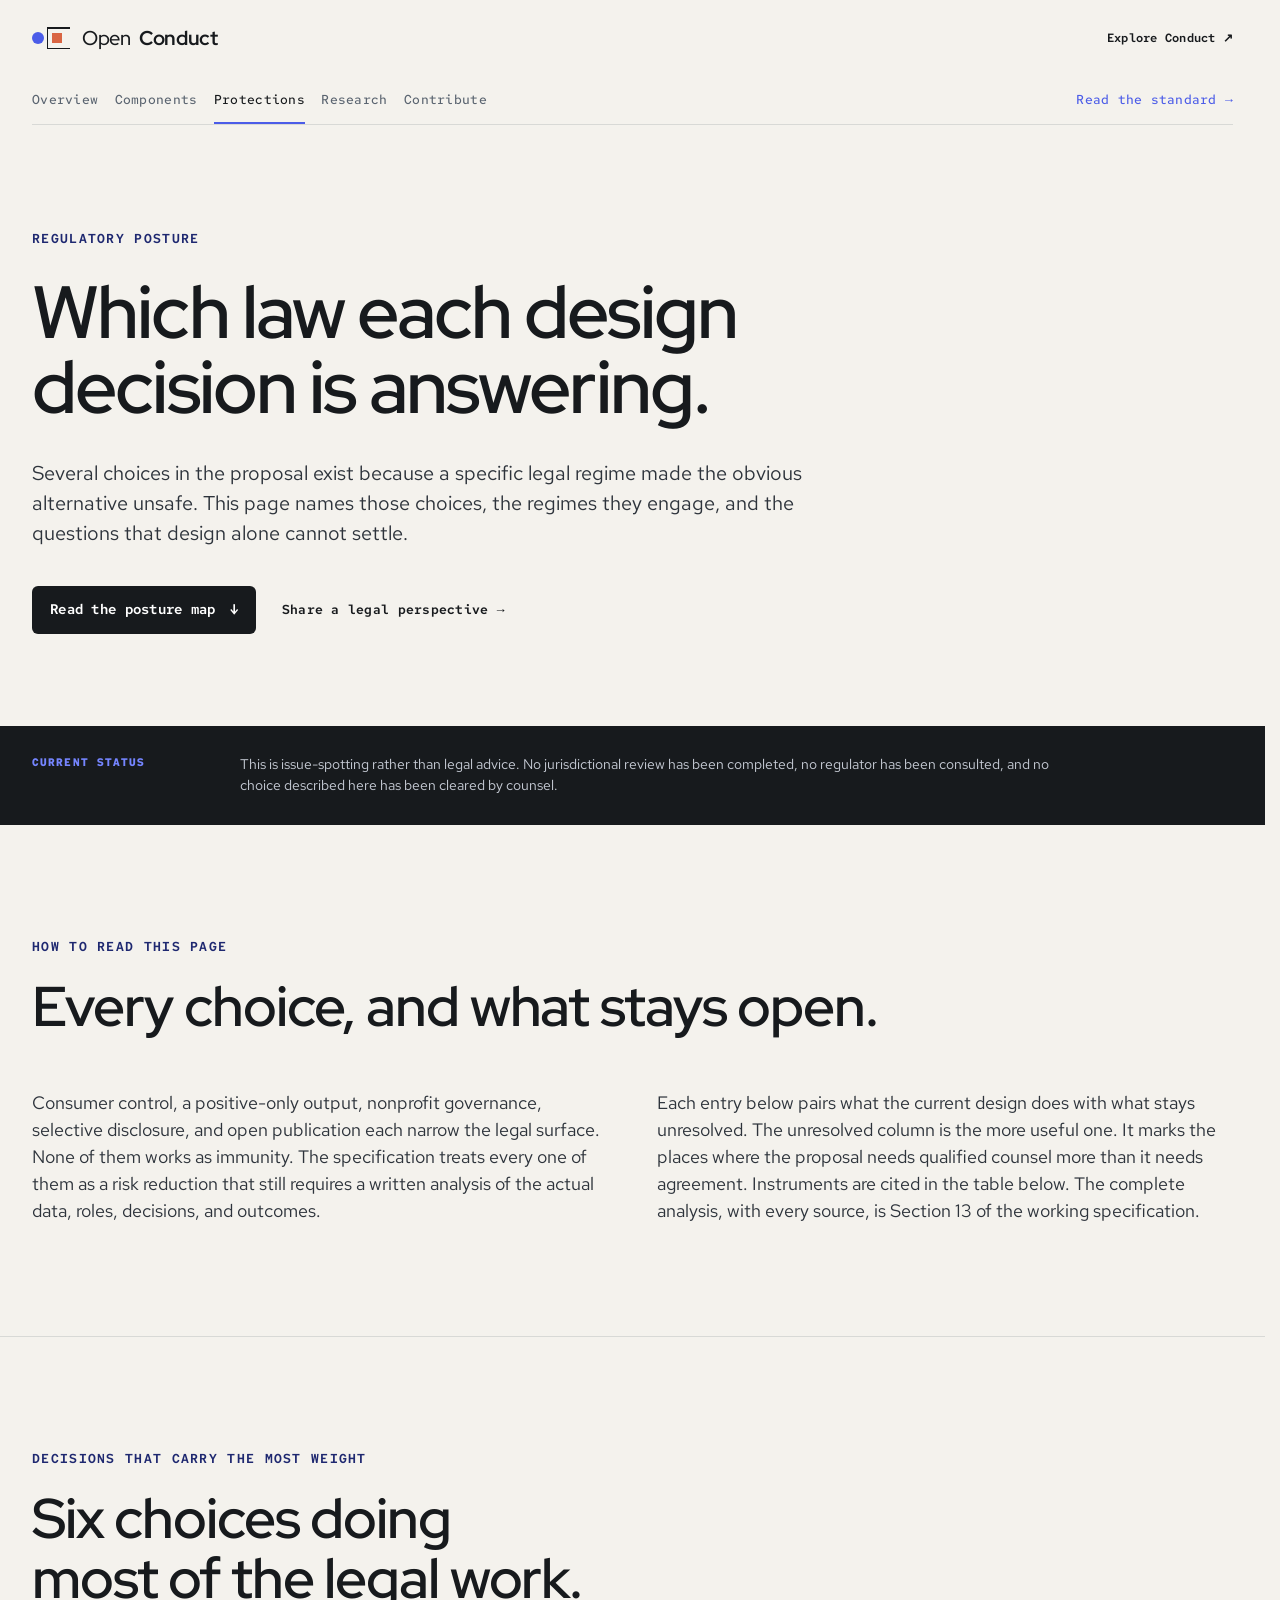
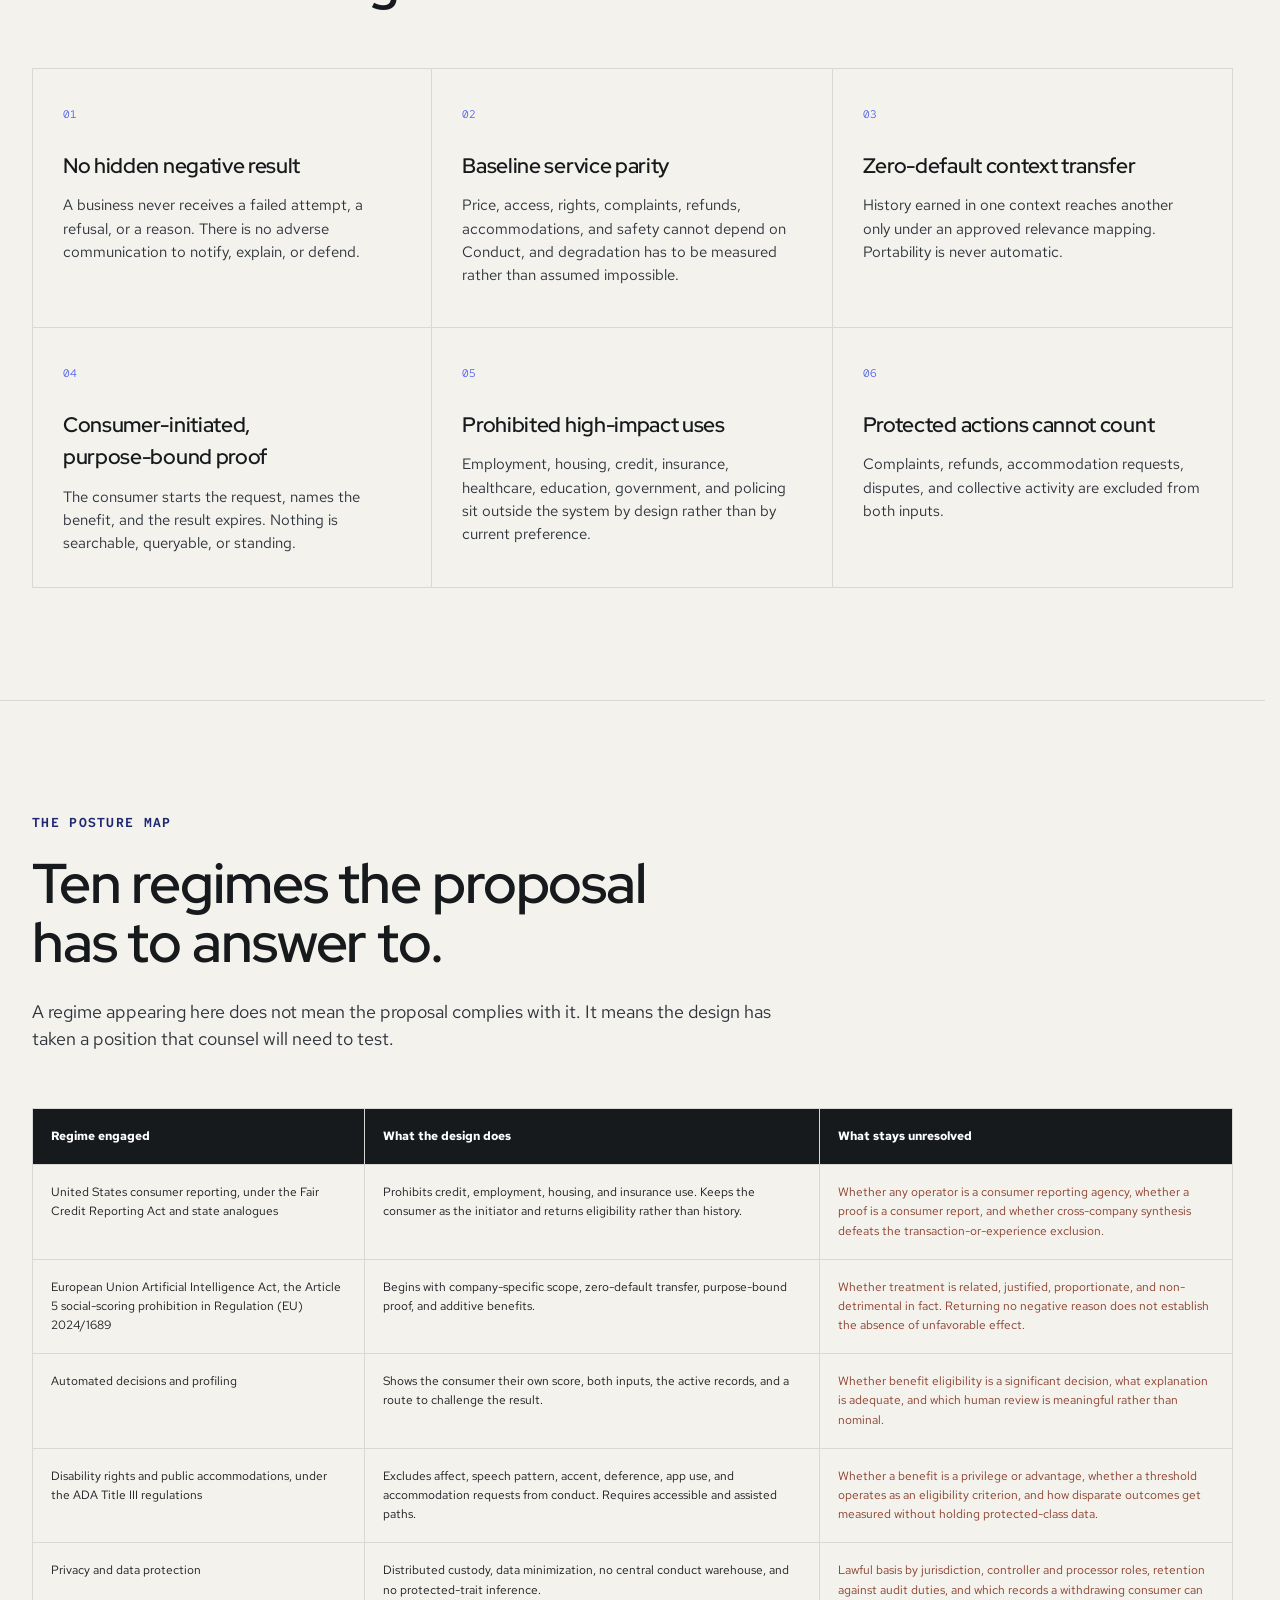
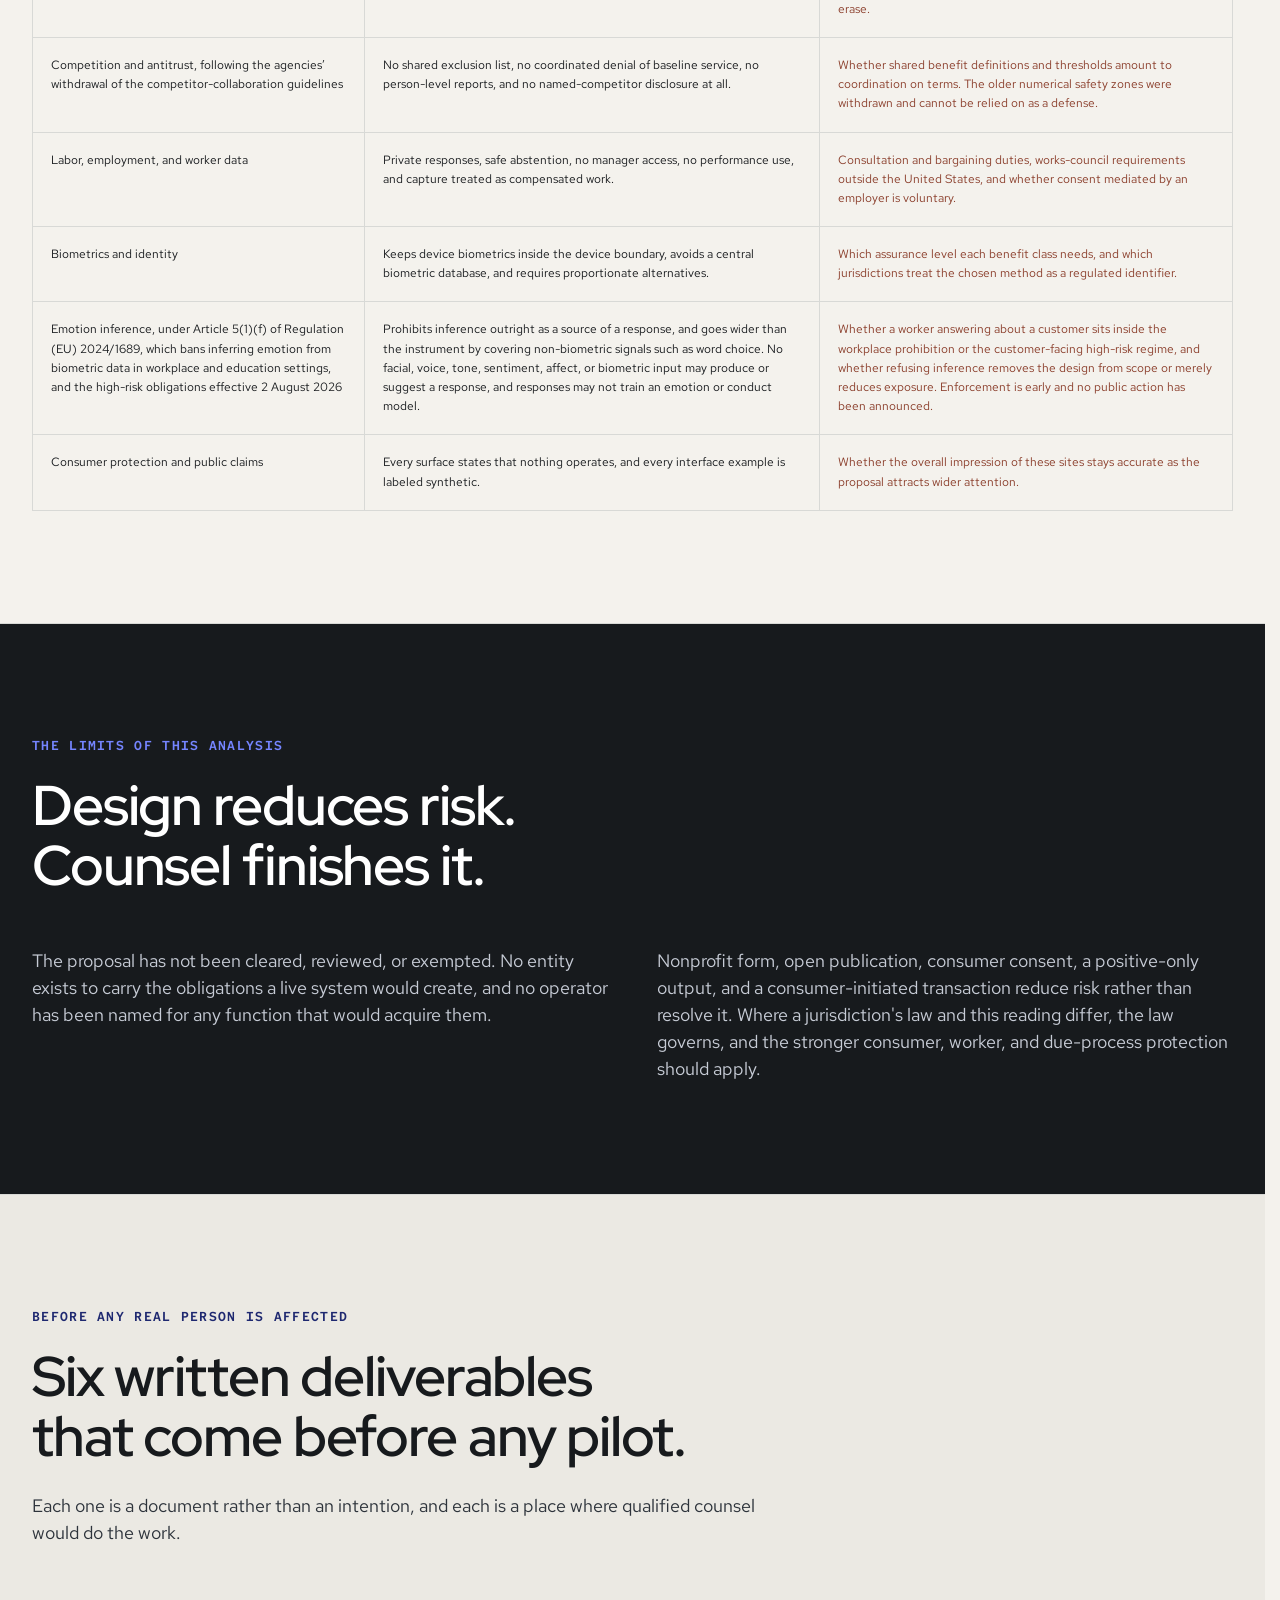
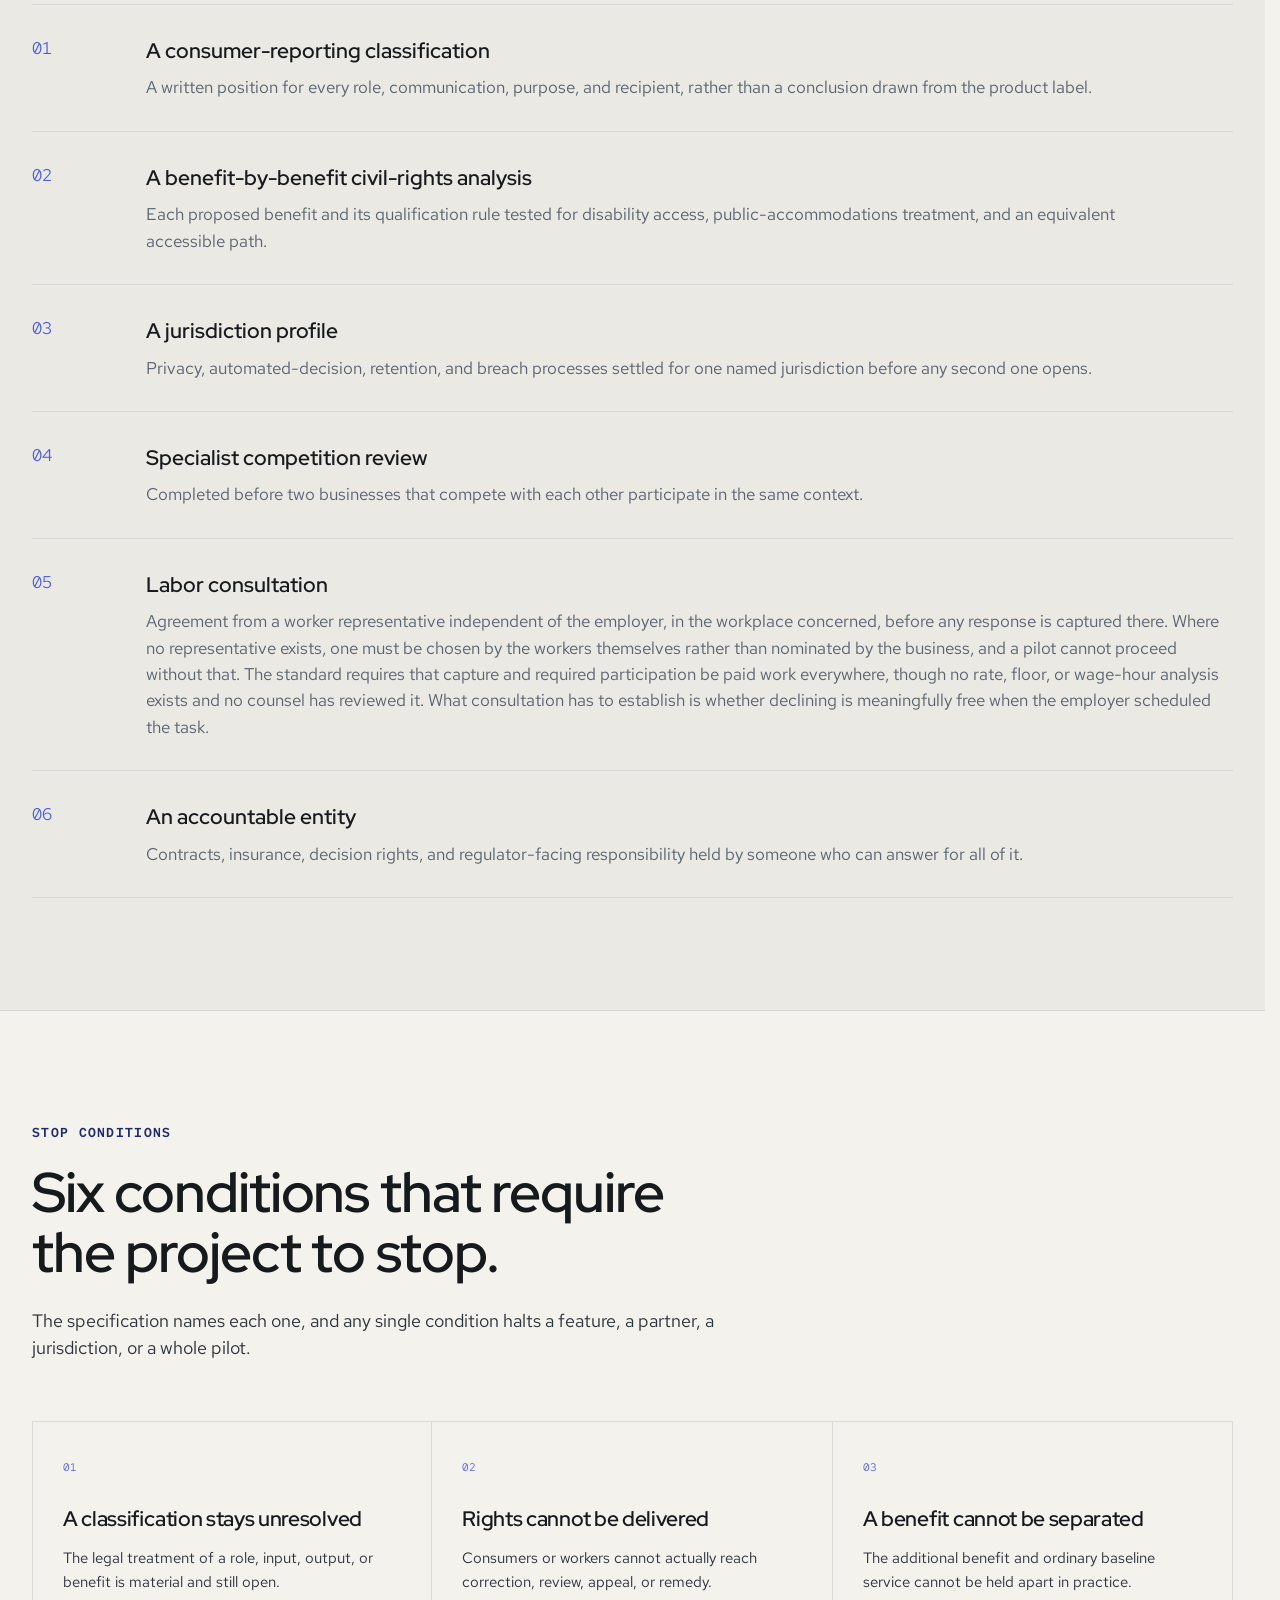
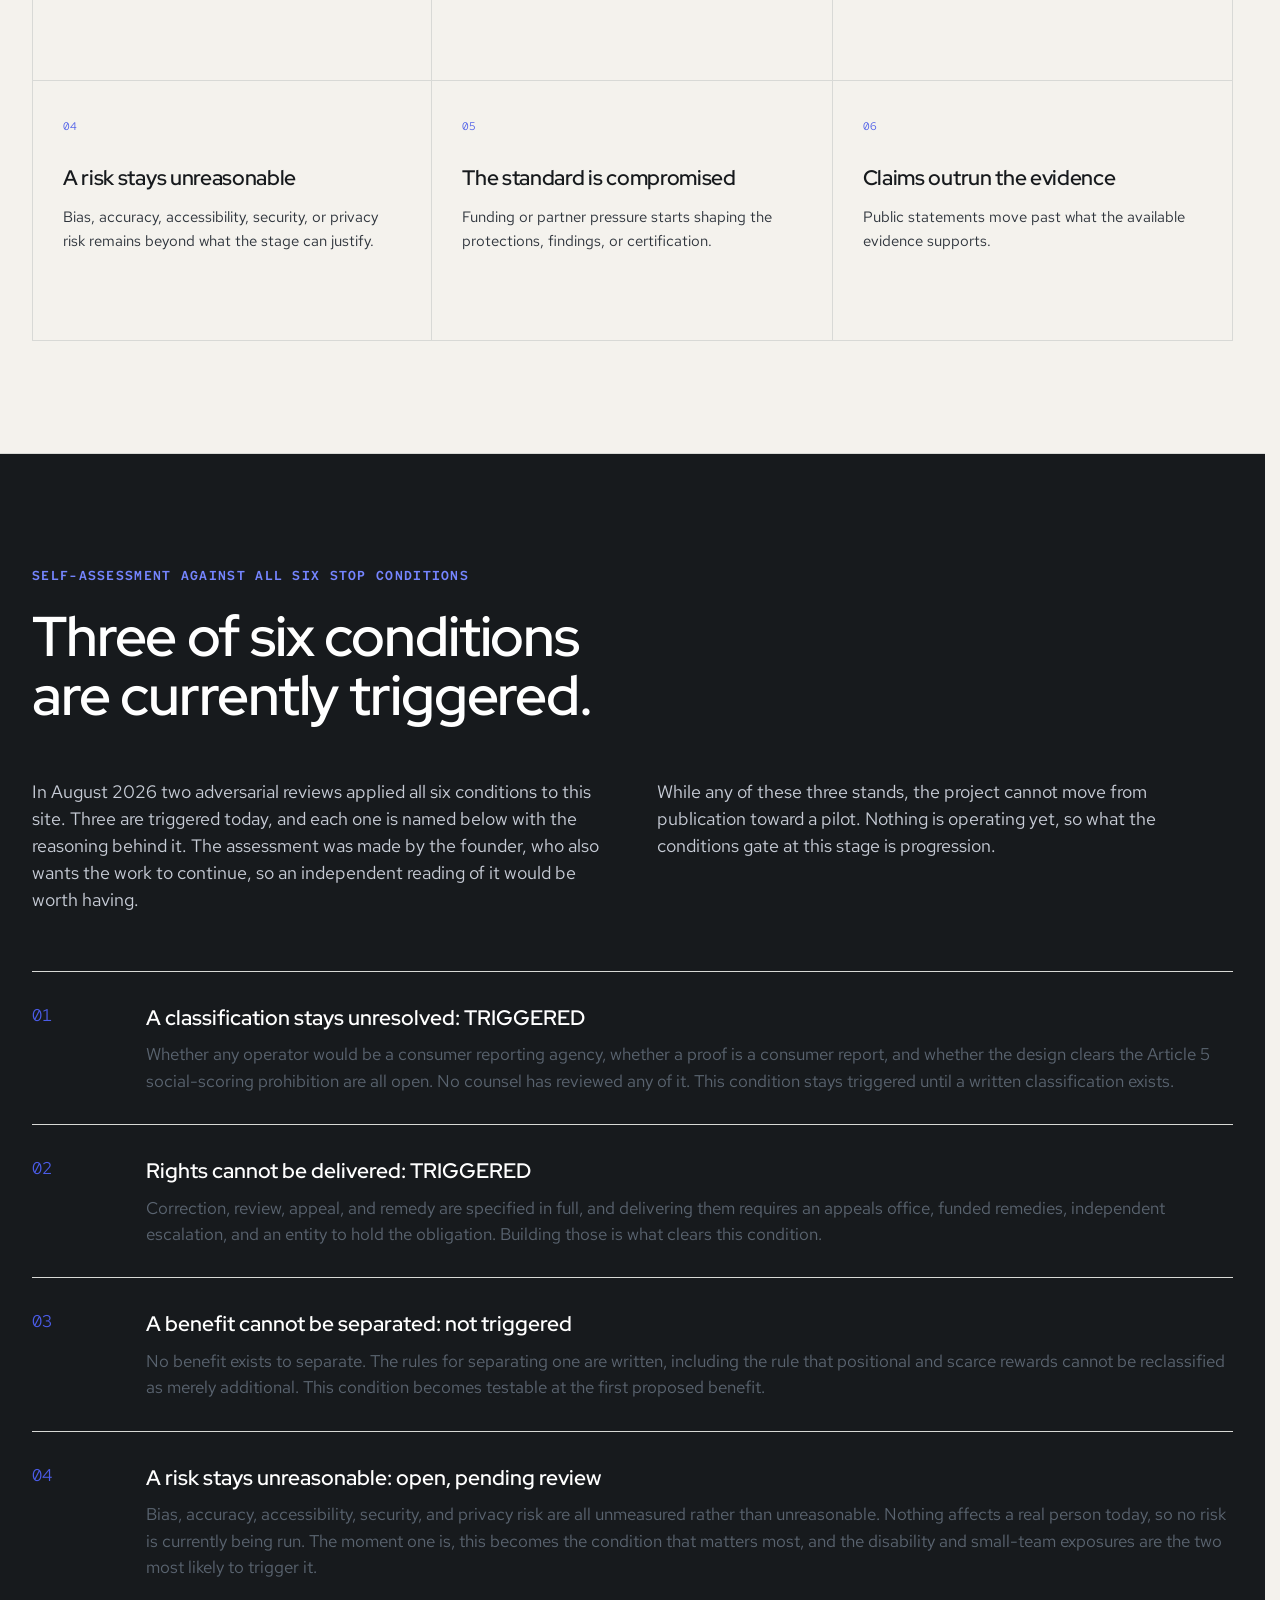
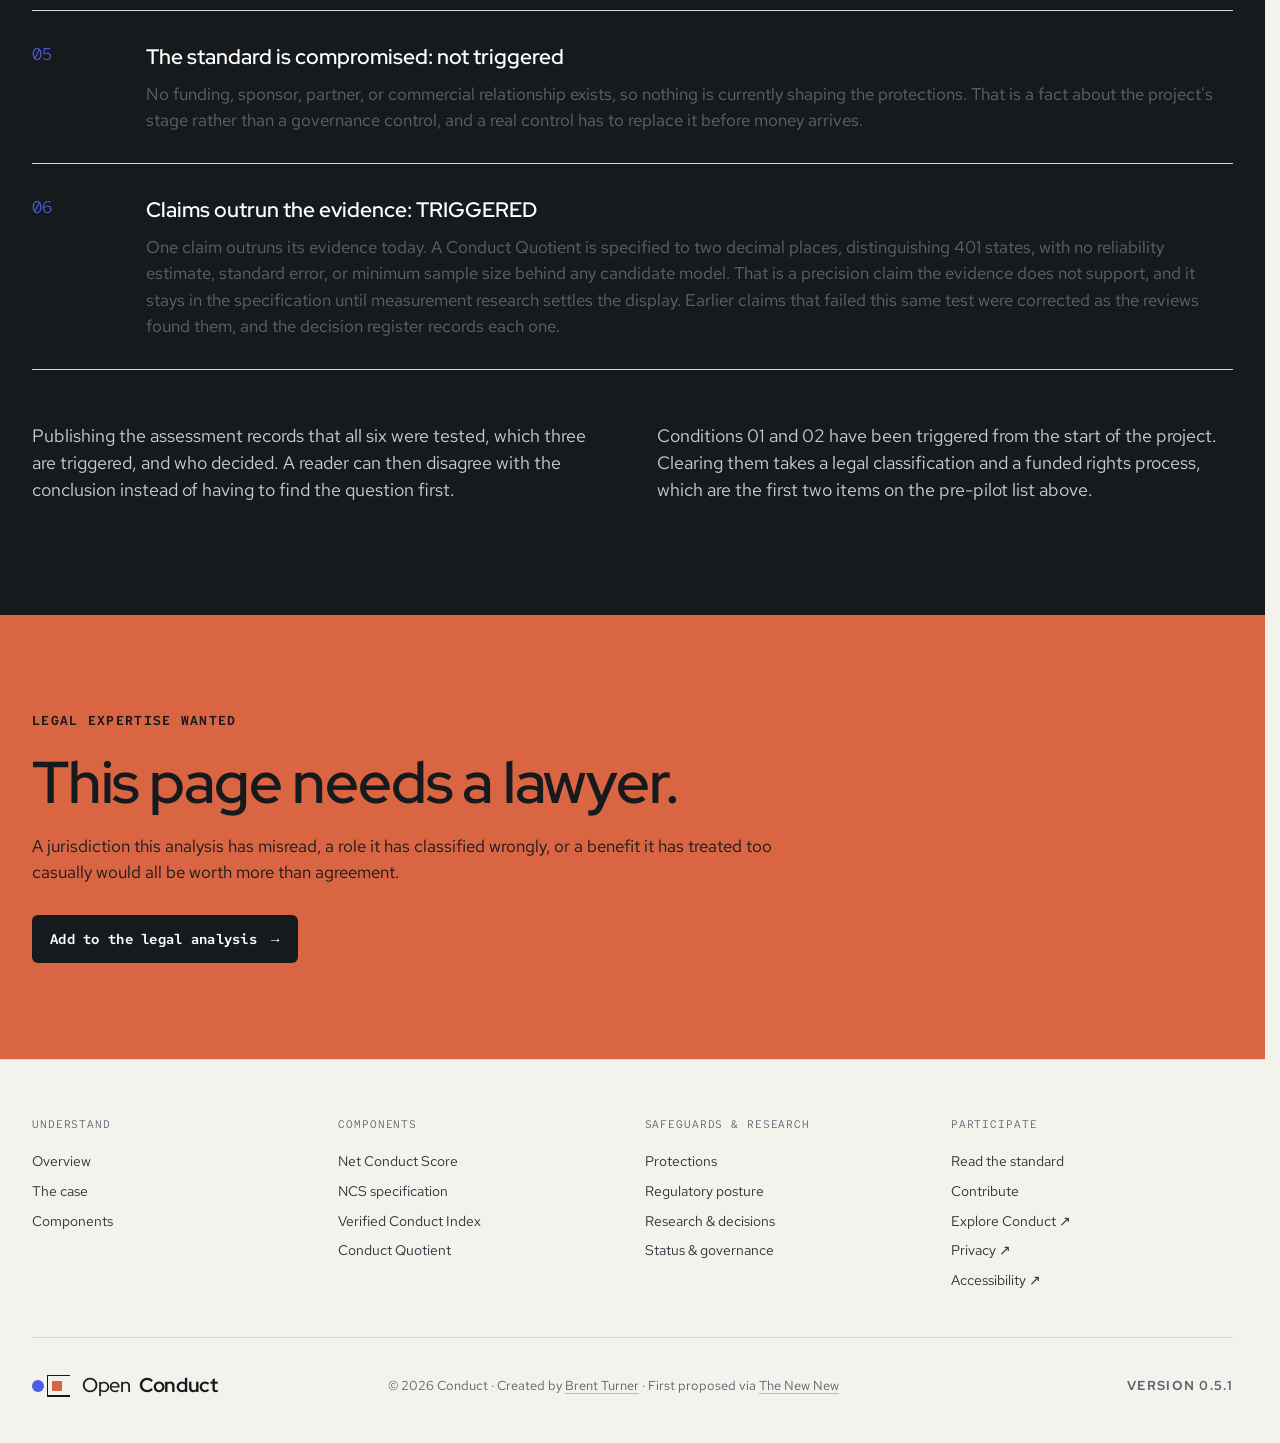
<file: regulatory-posture/index.html>
<!DOCTYPE html>
<html lang="en">
<head>
  <meta charset="utf-8">
  <meta name="viewport" content="width=device-width, initial-scale=1">
  <title>Regulatory Posture | Open Conduct</title>
  <meta name="description" content="Which law each Conduct design decision is answering, which questions remain unresolved, and a self-assessment of the three stop conditions currently triggered.">
  <meta name="robots" content="index,follow,max-image-preview:large,max-snippet:-1,max-video-preview:-1">
  <meta name="theme-color" content="#f4f2ed">
  <meta name="color-scheme" content="light dark">
  <link rel="canonical" href="https://openconduct.org/regulatory-posture/">
  <link rel="stylesheet" href="../assets/site.css">
  <link rel="icon" href="../favicon.ico" sizes="32x32">
  <link rel="icon" href="../favicon.svg" type="image/svg+xml">
  <link rel="apple-touch-icon" href="../apple-touch-icon.png">
  <link rel="manifest" href="../site.webmanifest">
  <meta property="og:type" content="website">
  <meta property="og:locale" content="en_US">
  <meta property="og:site_name" content="Open Conduct">
  <meta property="og:title" content="Regulatory Posture | Open Conduct">
  <meta property="og:description" content="Which law each Conduct design decision is answering, which questions remain unresolved, and a published self-assessment naming the three stop conditions currently triggered.">
  <meta property="og:url" content="https://openconduct.org/regulatory-posture/">
  <meta property="og:image" content="https://openconduct.org/og.png">
  <meta property="og:image:width" content="1200">
  <meta property="og:image:height" content="630">
  <meta property="og:image:alt" content="Good conduct should count. Conduct and Open Conduct.">
  <meta name="twitter:card" content="summary_large_image">
  <meta name="twitter:title" content="Regulatory Posture | Open Conduct">
  <meta name="twitter:description" content="Which law each Conduct design decision is answering, which questions remain unresolved, and a published self-assessment naming the three stop conditions currently triggered.">
  <meta name="twitter:image" content="https://openconduct.org/og.png">
  <script type="application/ld+json">
  {"@context":"https://schema.org","@graph":[{"@type":"WebSite","@id":"https://openconduct.org/#website","url":"https://openconduct.org/","name":"Open Conduct","inLanguage":"en-US"},{"@type":"Person","@id":"https://brentturner.is/#person","name":"Brent Turner","url":"https://brentturner.is/"},{"@type":"WebPage","@id":"https://openconduct.org/regulatory-posture/#page","url":"https://openconduct.org/regulatory-posture/","name":"Regulatory Posture | Open Conduct","description":"Which law each Conduct design decision is answering, which questions remain unresolved, and a published self-assessment naming the three stop conditions currently triggered.","isPartOf":{"@id":"https://openconduct.org/#website"},"author":{"@id":"https://brentturner.is/#person"},"inLanguage":"en-US","dateModified":"2026-08-23"}]}
  </script>
</head>
<body>
  <main class="open-site open-editorial-site">
    <a class="skip-link" href="#open-main">Skip to content</a>
    <header class="open-header">
      <a class="open-wordmark" aria-label="Open Conduct home" href="../"><span class="open-mark" aria-hidden="true"><span class="open-mark-frame"></span><span class="open-mark-circle"></span><span class="open-mark-square"></span></span><span><em>Open</em> Conduct</span></a>
      <div class="open-utility">
        <a href="https://conduct.is/" target="_blank" rel="noopener noreferrer">Explore Conduct <span aria-hidden="true">↗</span></a>
      </div>
      <input type="checkbox" id="nav-toggle" class="nav-toggle" aria-hidden="true">
      <label for="nav-toggle" class="nav-toggle-btn" aria-label="Toggle navigation"><span></span></label>
      <nav class="open-primary-nav" aria-label="Open Conduct navigation">
        <a href="../">Overview</a><a href="../components/">Components</a><a class="is-active" href="../protections/">Protections</a><a href="../library/">Research</a><a href="../contribute/">Contribute</a><a class="nav-spec-link" href="../standard/0.5/conduct-quotient/">Read the standard →</a>
      </nav>
    </header>
    <div id="open-main">
      <header class="editorial-hero">
        <p class="document-type">REGULATORY POSTURE</p>
        <h1>Which law each design decision is answering.</h1>
        <p>Several choices in the proposal exist because a specific legal regime made the obvious alternative unsafe. This page names those choices, the regimes they engage, and the questions that design alone cannot settle.</p>
        <div class="editorial-actions">
          <a class="button button-ink" href="#posture-map">Read the posture map <span aria-hidden="true">↓</span></a><a class="text-action" href="../contribute/">Share a legal perspective <span aria-hidden="true">→</span></a>
        </div>
      </header>
      <aside class="editorial-status">
        <strong>CURRENT STATUS</strong>
        <p>This is issue-spotting rather than legal advice. No jurisdictional review has been completed, no regulator has been consulted, and no choice described here has been cleared by counsel.</p>
      </aside>
      <section class="editorial-section" id="how-to-read">
        <div class="editorial-heading">
          <p class="document-type">HOW TO READ THIS PAGE</p>
          <h2>Every choice, and what stays open.</h2>
        </div>
        <div class="two-column-copy">
          <p>Consumer control, a positive-only output, nonprofit governance, selective disclosure, and open publication each narrow the legal surface. None of them works as immunity. The specification treats every one of them as a risk reduction that still requires a written analysis of the actual data, roles, decisions, and outcomes.</p>
          <p>Each entry below pairs what the current design does with what stays unresolved. The unresolved column is the more useful one. It marks the places where the proposal needs qualified counsel more than it needs agreement. Instruments are cited in the table below. The complete analysis, with every source, is Section 13 of the <a href="../downloads/open-conduct-v0.5-public-record/01-working-specification.md">working specification</a>.</p>
        </div>
      </section>
      <section class="editorial-section" id="weight">
        <div class="editorial-heading">
          <p class="document-type">DECISIONS THAT CARRY THE MOST WEIGHT</p>
          <h2>Six choices doing most of the legal work.</h2>
        </div>
        <div class="promise-grid">
          <article>
            <span>01</span>
            <h3>No hidden negative result</h3>
            <p>A business never receives a failed attempt, a refusal, or a reason. There is no adverse communication to notify, explain, or defend.</p>
          </article>
          <article>
            <span>02</span>
            <h3>Baseline service parity</h3>
            <p>Price, access, rights, complaints, refunds, accommodations, and safety cannot depend on Conduct, and degradation has to be measured rather than assumed impossible.</p>
          </article>
          <article>
            <span>03</span>
            <h3>Zero-default context transfer</h3>
            <p>History earned in one context reaches another only under an approved relevance mapping. Portability is never automatic.</p>
          </article>
          <article>
            <span>04</span>
            <h3>Consumer-initiated, purpose-bound proof</h3>
            <p>The consumer starts the request, names the benefit, and the result expires. Nothing is searchable, queryable, or standing.</p>
          </article>
          <article>
            <span>05</span>
            <h3>Prohibited high-impact uses</h3>
            <p>Employment, housing, credit, insurance, healthcare, education, government, and policing sit outside the system by design rather than by current preference.</p>
          </article>
          <article>
            <span>06</span>
            <h3>Protected actions cannot count</h3>
            <p>Complaints, refunds, accommodation requests, disputes, and collective activity are excluded from both inputs.</p>
          </article>
        </div>
      </section>
      <section class="editorial-section" id="posture-map">
        <div class="editorial-heading">
          <p class="document-type">THE POSTURE MAP</p>
          <h2>Ten regimes the proposal has to answer to.</h2>
          <p>A regime appearing here does not mean the proposal complies with it. It means the design has taken a position that counsel will need to test.</p>
        </div>
        <div class="comparison-table" role="table" aria-label="Regulatory regimes, current design position, and unresolved questions">
          <div class="comparison-head" role="row">
            <strong role="columnheader">Regime engaged</strong><strong role="columnheader">What the design does</strong><strong role="columnheader">What stays unresolved</strong>
          </div>
          <div role="row">
            <span role="cell">United States consumer reporting, under the <a href="https://www.law.cornell.edu/uscode/text/15/1681a">Fair Credit Reporting Act</a> and state analogues</span><span role="cell">Prohibits credit, employment, housing, and insurance use. Keeps the consumer as the initiator and returns eligibility rather than history.</span><span role="cell">Whether any operator is a consumer reporting agency, whether a proof is a consumer report, and whether cross-company synthesis defeats the transaction-or-experience exclusion.</span>
          </div>
          <div role="row">
            <span role="cell">European Union Artificial Intelligence Act, the Article 5 social-scoring prohibition in <a href="https://eur-lex.europa.eu/legal-content/EN/TXT/?uri=CELEX%3A32024R1689">Regulation (EU) 2024/1689</a></span><span role="cell">Begins with company-specific scope, zero-default transfer, purpose-bound proof, and additive benefits.</span><span role="cell">Whether treatment is related, justified, proportionate, and non-detrimental in fact. Returning no negative reason does not establish the absence of unfavorable effect.</span>
          </div>
          <div role="row">
            <span role="cell">Automated decisions and profiling</span><span role="cell">Shows the consumer their own score, both inputs, the active records, and a route to challenge the result.</span><span role="cell">Whether benefit eligibility is a significant decision, what explanation is adequate, and which human review is meaningful rather than nominal.</span>
          </div>
          <div role="row">
            <span role="cell">Disability rights and public accommodations, under the <a href="https://www.ada.gov/law-and-regs/regulations/title-iii-regulations/">ADA Title III regulations</a></span><span role="cell">Excludes affect, speech pattern, accent, deference, app use, and accommodation requests from conduct. Requires accessible and assisted paths.</span><span role="cell">Whether a benefit is a privilege or advantage, whether a threshold operates as an eligibility criterion, and how disparate outcomes get measured without holding protected-class data.</span>
          </div>
          <div role="row">
            <span role="cell">Privacy and data protection</span><span role="cell">Distributed custody, data minimization, no central conduct warehouse, and no protected-trait inference.</span><span role="cell">Lawful basis by jurisdiction, controller and processor roles, retention against audit duties, and which records a withdrawing consumer can erase.</span>
          </div>
          <div role="row">
            <span role="cell">Competition and antitrust, following the agencies&#8217; <a href="https://www.ftc.gov/news-events/news/press-releases/2024/12/ftc-doj-withdraw-guidelines-collaboration-among-competitors">withdrawal of the competitor-collaboration guidelines</a></span><span role="cell">No shared exclusion list, no coordinated denial of baseline service, no person-level reports, and no named-competitor disclosure at all.</span><span role="cell">Whether shared benefit definitions and thresholds amount to coordination on terms. The older numerical safety zones were withdrawn and cannot be relied on as a defense.</span>
          </div>
          <div role="row">
            <span role="cell">Labor, employment, and worker data</span><span role="cell">Private responses, safe abstention, no manager access, no performance use, and capture treated as compensated work.</span><span role="cell">Consultation and bargaining duties, works-council requirements outside the United States, and whether consent mediated by an employer is voluntary.</span>
          </div>
          <div role="row">
            <span role="cell">Biometrics and identity</span><span role="cell">Keeps device biometrics inside the device boundary, avoids a central biometric database, and requires proportionate alternatives.</span><span role="cell">Which assurance level each benefit class needs, and which jurisdictions treat the chosen method as a regulated identifier.</span>
          </div>
          <div role="row">
            <span role="cell">Emotion inference, under <a href="https://artificialintelligenceact.eu/article/5/" target="_blank" rel="noopener noreferrer">Article 5(1)(f)</a> of Regulation (EU) 2024/1689, which bans inferring emotion from biometric data in workplace and education settings, and the high-risk obligations effective 2 August 2026</span><span role="cell">Prohibits inference outright as a source of a response, and goes wider than the instrument by covering non-biometric signals such as word choice. No facial, voice, tone, sentiment, affect, or biometric input may produce or suggest a response, and responses may not train an emotion or conduct model.</span><span role="cell">Whether a worker answering about a customer sits inside the workplace prohibition or the customer-facing high-risk regime, and whether refusing inference removes the design from scope or merely reduces exposure. Enforcement is early and no public action has been announced.</span>
          </div>
          <div role="row">
            <span role="cell">Consumer protection and public claims</span><span role="cell">Every surface states that nothing operates, and every interface example is labeled synthetic.</span><span role="cell">Whether the overall impression of these sites stays accurate as the proposal attracts wider attention.</span>
          </div>
        </div>
      </section>
      <section class="editorial-section editorial-ink" id="not-established">
        <div class="editorial-heading">
          <p class="document-type">THE LIMITS OF THIS ANALYSIS</p>
          <h2>Design reduces risk. Counsel finishes it.</h2>
        </div>
        <div class="two-column-copy">
          <p>The proposal has not been cleared, reviewed, or exempted. No entity exists to carry the obligations a live system would create, and no operator has been named for any function that would acquire them.</p>
          <p>Nonprofit form, open publication, consumer consent, a positive-only output, and a consumer-initiated transaction reduce risk rather than resolve it. Where a jurisdiction's law and this reading differ, the law governs, and the stronger consumer, worker, and due-process protection should apply.</p>
        </div>
      </section>
      <section class="editorial-section editorial-soft" id="before-pilot">
        <div class="editorial-heading">
          <p class="document-type">BEFORE ANY REAL PERSON IS AFFECTED</p>
          <h2>Six written deliverables that come before any pilot.</h2>
          <p>Each one is a document rather than an intention, and each is a place where qualified counsel would do the work.</p>
        </div>
        <div class="prohibited-list">
          <article>
            <span>01</span>
            <div>
              <h3>A consumer-reporting classification</h3>
              <p>A written position for every role, communication, purpose, and recipient, rather than a conclusion drawn from the product label.</p>
            </div>
          </article>
          <article>
            <span>02</span>
            <div>
              <h3>A benefit-by-benefit civil-rights analysis</h3>
              <p>Each proposed benefit and its qualification rule tested for disability access, public-accommodations treatment, and an equivalent accessible path.</p>
            </div>
          </article>
          <article>
            <span>03</span>
            <div>
              <h3>A jurisdiction profile</h3>
              <p>Privacy, automated-decision, retention, and breach processes settled for one named jurisdiction before any second one opens.</p>
            </div>
          </article>
          <article>
            <span>04</span>
            <div>
              <h3>Specialist competition review</h3>
              <p>Completed before two businesses that compete with each other participate in the same context.</p>
            </div>
          </article>
          <article>
            <span>05</span>
            <div>
              <h3>Labor consultation</h3>
              <p>Agreement from a worker representative independent of the employer, in the workplace concerned, before any response is captured there. Where no representative exists, one must be chosen by the workers themselves rather than nominated by the business, and a pilot cannot proceed without that. The standard requires that capture and required participation be paid work everywhere, though no rate, floor, or wage-hour analysis exists and no counsel has reviewed it. What consultation has to establish is whether declining is meaningfully free when the employer scheduled the task.</p>
            </div>
          </article>
          <article>
            <span>06</span>
            <div>
              <h3>An accountable entity</h3>
              <p>Contracts, insurance, decision rights, and regulator-facing responsibility held by someone who can answer for all of it.</p>
            </div>
          </article>
        </div>
      </section>
      <section class="editorial-section" id="stop">
        <div class="editorial-heading">
          <p class="document-type">STOP CONDITIONS</p>
          <h2>Six conditions that require the project to stop.</h2>
          <p>The specification names each one, and any single condition halts a feature, a partner, a jurisdiction, or a whole pilot.</p>
        </div>
        <div class="promise-grid">
          <article>
            <span>01</span>
            <h3>A classification stays unresolved</h3>
            <p>The legal treatment of a role, input, output, or benefit is material and still open.</p>
          </article>
          <article>
            <span>02</span>
            <h3>Rights cannot be delivered</h3>
            <p>Consumers or workers cannot actually reach correction, review, appeal, or remedy.</p>
          </article>
          <article>
            <span>03</span>
            <h3>A benefit cannot be separated</h3>
            <p>The additional benefit and ordinary baseline service cannot be held apart in practice.</p>
          </article>
          <article>
            <span>04</span>
            <h3>A risk stays unreasonable</h3>
            <p>Bias, accuracy, accessibility, security, or privacy risk remains beyond what the stage can justify.</p>
          </article>
          <article>
            <span>05</span>
            <h3>The standard is compromised</h3>
            <p>Funding or partner pressure starts shaping the protections, findings, or certification.</p>
          </article>
          <article>
            <span>06</span>
            <h3>Claims outrun the evidence</h3>
            <p>Public statements move past what the available evidence supports.</p>
          </article>
        </div>
      </section>
      <section class="editorial-section editorial-ink" id="self-assessment">
        <div class="editorial-heading">
          <p class="document-type">SELF-ASSESSMENT AGAINST ALL SIX STOP CONDITIONS</p>
          <h2>Three of six conditions are currently triggered.</h2>
        </div>
        <div class="two-column-copy">
          <p>In August 2026 two adversarial reviews applied all six conditions to this site. Three are triggered today, and each one is named below with the reasoning behind it. The assessment was made by the founder, who also wants the work to continue, so an independent reading of it would be worth having.</p>
          <p>While any of these three stands, the project cannot move from publication toward a pilot. Nothing is operating yet, so what the conditions gate at this stage is progression.</p>
        </div>
        <div class="prohibited-list">
          <article>
            <span>01</span>
            <div>
              <h3>A classification stays unresolved: TRIGGERED</h3>
              <p>Whether any operator would be a consumer reporting agency, whether a proof is a consumer report, and whether the design clears the Article 5 social-scoring prohibition are all open. No counsel has reviewed any of it. This condition stays triggered until a written classification exists.</p>
            </div>
          </article>
          <article>
            <span>02</span>
            <div>
              <h3>Rights cannot be delivered: TRIGGERED</h3>
              <p>Correction, review, appeal, and remedy are specified in full, and delivering them requires an appeals office, funded remedies, independent escalation, and an entity to hold the obligation. Building those is what clears this condition.</p>
            </div>
          </article>
          <article>
            <span>03</span>
            <div>
              <h3>A benefit cannot be separated: not triggered</h3>
              <p>No benefit exists to separate. The rules for separating one are written, including the rule that positional and scarce rewards cannot be reclassified as merely additional. This condition becomes testable at the first proposed benefit.</p>
            </div>
          </article>
          <article>
            <span>04</span>
            <div>
              <h3>A risk stays unreasonable: open, pending review</h3>
              <p>Bias, accuracy, accessibility, security, and privacy risk are all unmeasured rather than unreasonable. Nothing affects a real person today, so no risk is currently being run. The moment one is, this becomes the condition that matters most, and the disability and small-team exposures are the two most likely to trigger it.</p>
            </div>
          </article>
          <article>
            <span>05</span>
            <div>
              <h3>The standard is compromised: not triggered</h3>
              <p>No funding, sponsor, partner, or commercial relationship exists, so nothing is currently shaping the protections. That is a fact about the project's stage rather than a governance control, and a real control has to replace it before money arrives.</p>
            </div>
          </article>
          <article>
            <span>06</span>
            <div>
              <h3>Claims outrun the evidence: TRIGGERED</h3>
              <p>One claim outruns its evidence today. A Conduct Quotient is specified to two decimal places, distinguishing 401 states, with no reliability estimate, standard error, or minimum sample size behind any candidate model. That is a precision claim the evidence does not support, and it stays in the specification until measurement research settles the display. Earlier claims that failed this same test were corrected as the reviews found them, and the decision register records each one.</p>
            </div>
          </article>
        </div>
        <div class="two-column-copy">
          <p>Publishing the assessment records that all six were tested, which three are triggered, and who decided. A reader can then disagree with the conclusion instead of having to find the question first.</p>
          <p>Conditions 01 and 02 have been triggered from the start of the project. Clearing them takes a legal classification and a funded rights process, which are the first two items on the pre-pilot list above.</p>
        </div>
      </section>

      <section class="editorial-cta">
        <p class="document-type">LEGAL EXPERTISE WANTED</p>
        <h2>This page needs a lawyer.</h2>
        <p>A jurisdiction this analysis has misread, a role it has classified wrongly, or a benefit it has treated too casually would all be worth more than agreement.</p><a class="button button-ink" href="../contribute/">Add to the legal analysis <span aria-hidden="true">→</span></a>
      </section>
    </div>
    <footer class="open-footer">
      <nav class="footer-nav" aria-label="Open Conduct pages">
        <div class="footer-nav-group">
          <p>Understand</p>
          <a href="../">Overview</a>
          <a href="../case-for-conduct/">The case</a>
          <a href="../components/">Components</a>
        </div>
        <div class="footer-nav-group">
          <p>Components</p>
          <a href="../netconductscore/">Net Conduct Score</a>
          <a href="../standard/0.5/net-conduct-score/">NCS specification</a>
          <a href="../verifiedconductindex/">Verified Conduct Index</a>
          <a href="../standard/0.5/conduct-quotient/">Conduct Quotient</a>
        </div>
        <div class="footer-nav-group">
          <p>Safeguards &amp; research</p>
          <a href="../protections/">Protections</a>
          <a href="../regulatory-posture/">Regulatory posture</a>
          <a href="../library/">Research &amp; decisions</a>
          <a href="../status/">Status &amp; governance</a>
        </div>
        <div class="footer-nav-group">
          <p>Participate</p>
          <a href="../standard/0.5/conduct-quotient/">Read the standard</a>
          <a href="../contribute/">Contribute</a>
          <a href="https://conduct.is/" target="_blank" rel="noopener noreferrer">Explore Conduct <span aria-hidden="true">↗</span></a>
          <a href="https://conduct.is/privacy/" target="_blank" rel="noopener noreferrer">Privacy <span aria-hidden="true">↗</span></a>
          <a href="https://conduct.is/accessibility/" target="_blank" rel="noopener noreferrer">Accessibility <span aria-hidden="true">↗</span></a>
        </div>
      </nav>
      <div class="footer-meta">
        <div class="open-wordmark">
          <span class="open-mark" aria-hidden="true"><span class="open-mark-frame"></span><span class="open-mark-circle"></span><span class="open-mark-square"></span></span><span><em>Open</em> Conduct</span>
        </div>
        <p class="footer-origin">© 2026 Conduct · Created by <a href="https://brentturner.is">Brent Turner</a> · First proposed via <a href="https://thenewnew.is/p/conduct-quotient-cq-net-conduct-score-ncs">The New New</a></p>
        <p class="footer-version">VERSION 0.5.1</p>
      </div>
    </footer>
  </main>
</body>
</html>
</file>
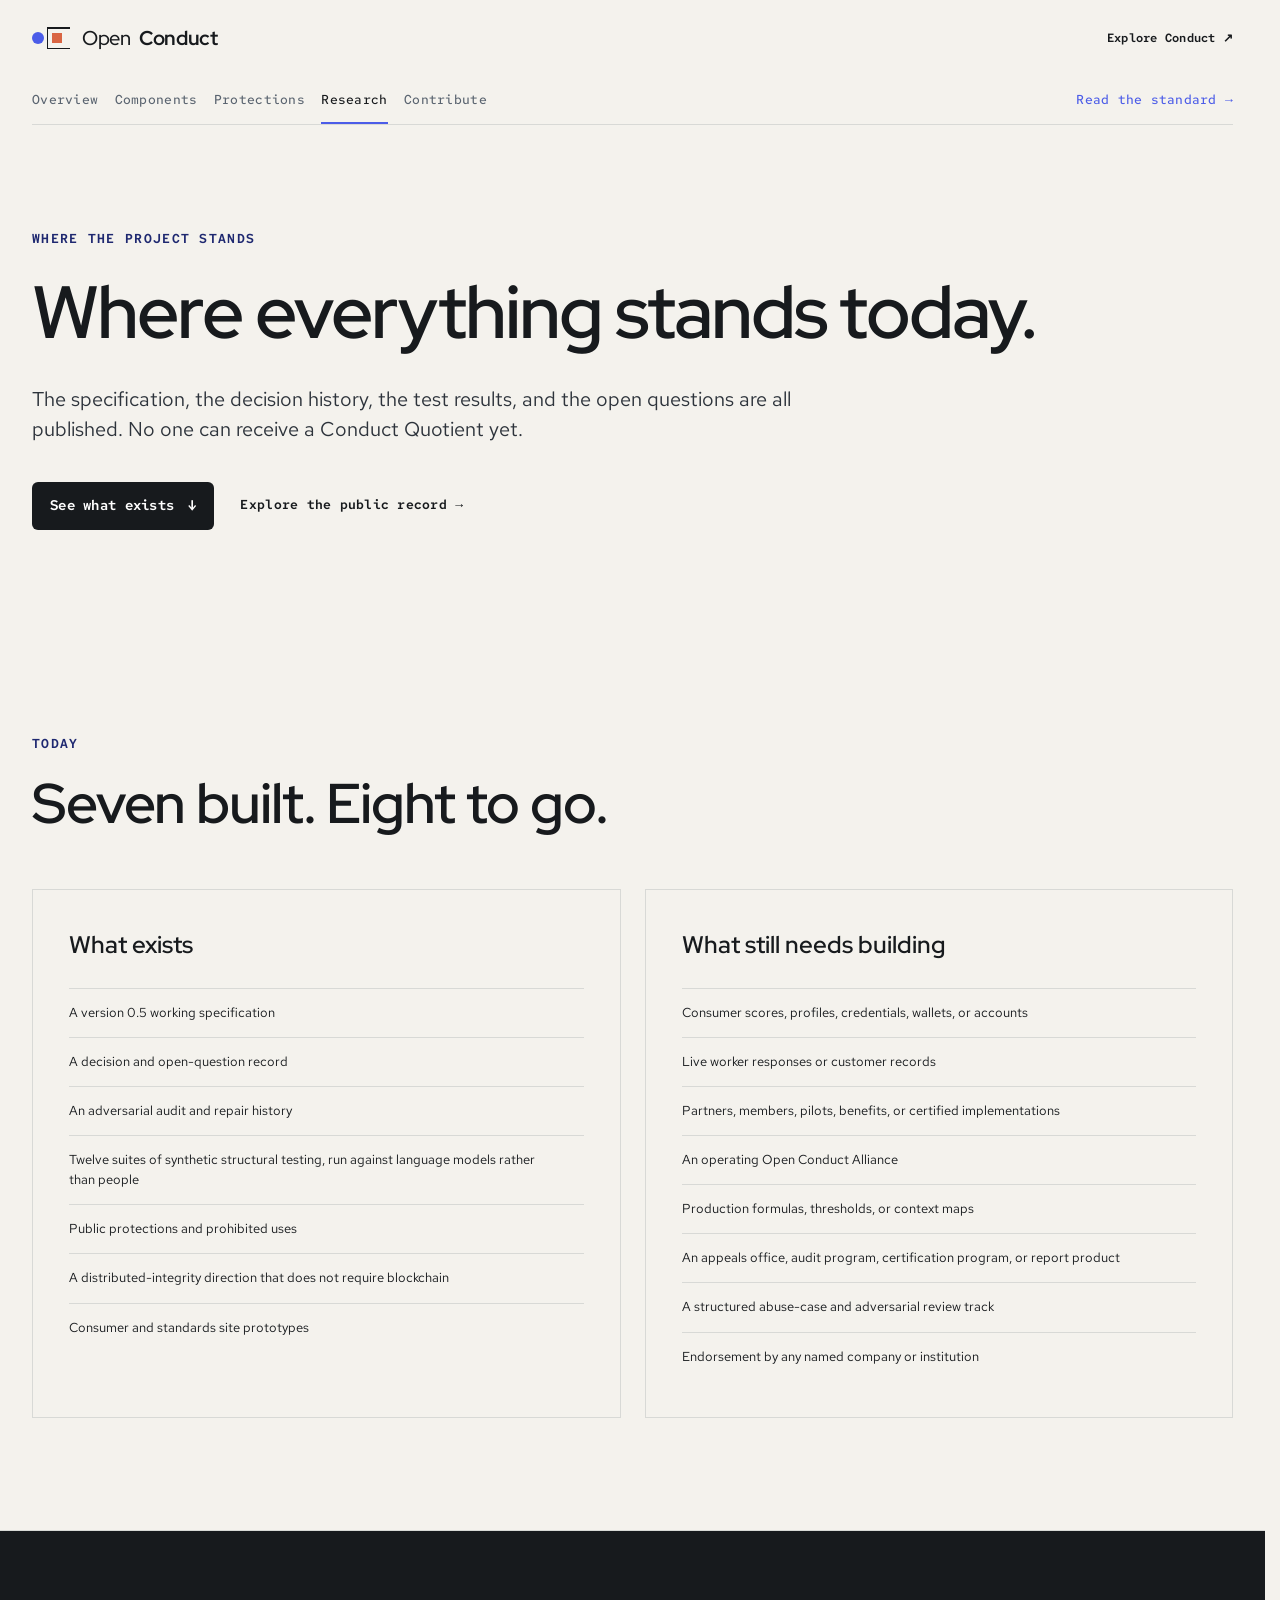
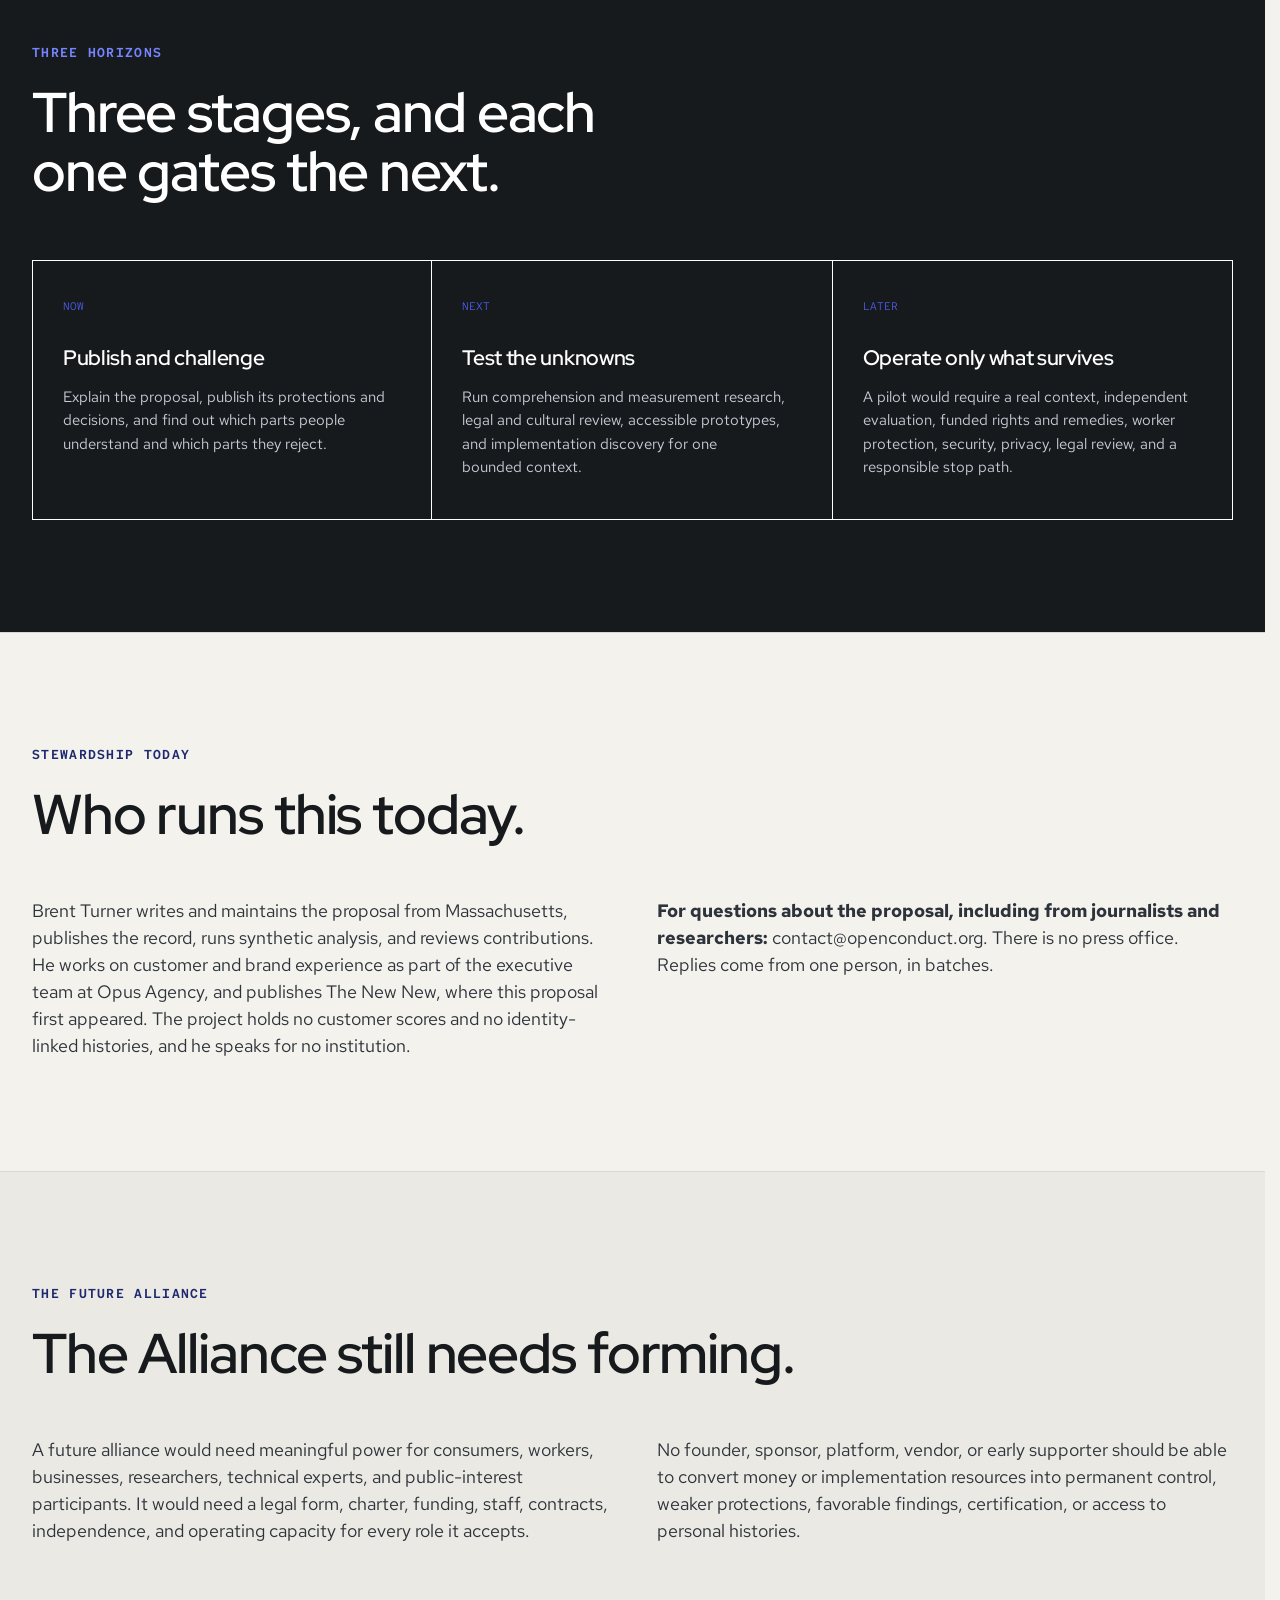
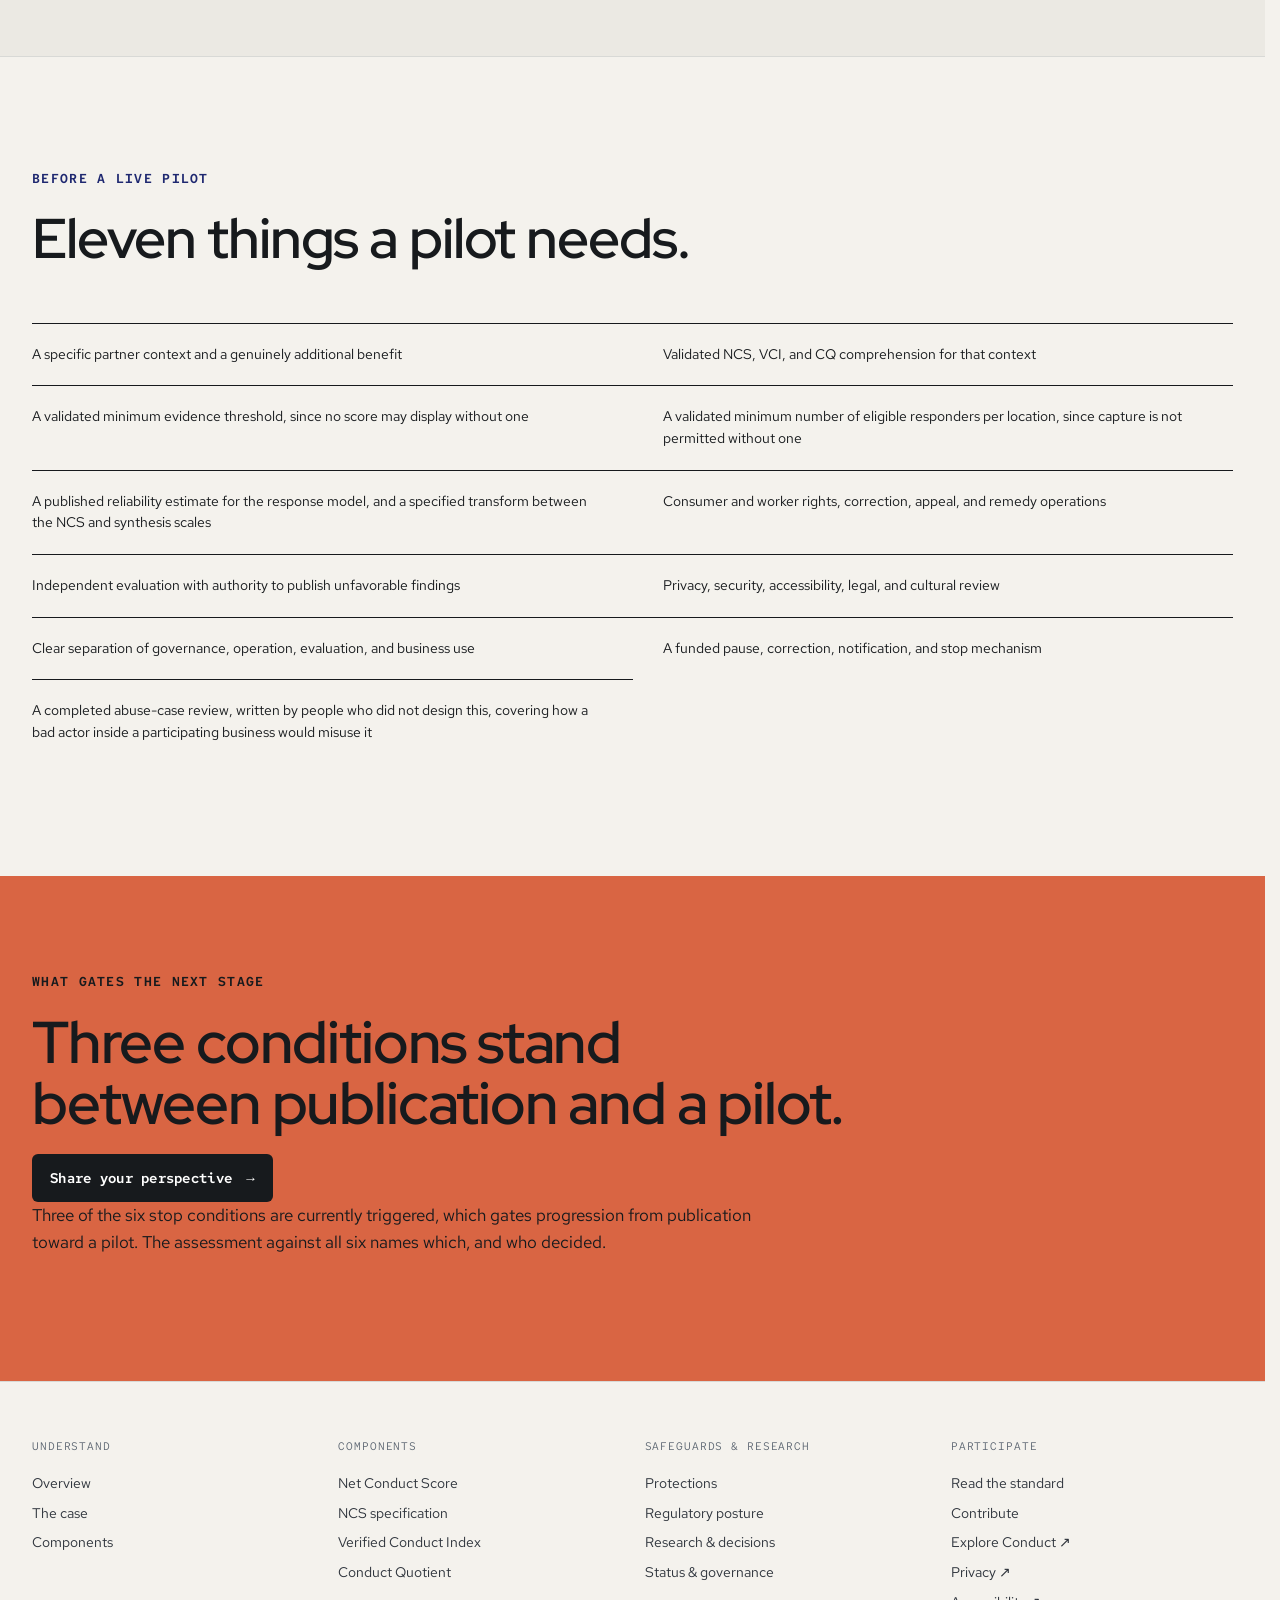
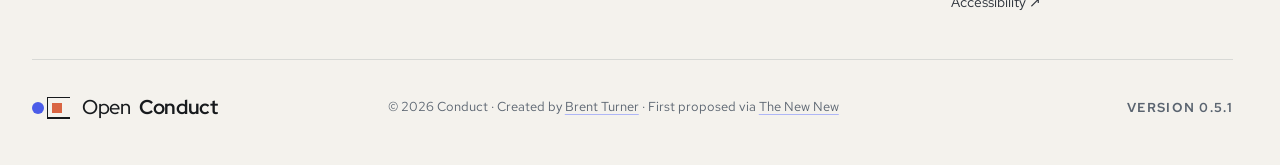
<file: status/index.html>
<!DOCTYPE html>
<html lang="en">

<head>
  <meta charset="utf-8">
  <meta name="viewport" content="width=device-width, initial-scale=1">
  <title>Current Status and Governance | Open Conduct</title>
  <meta name="description"
    content="What exists, what does not, who stewards Conduct today, and what must happen before any pilot.">
  <meta name="robots" content="index,follow,max-image-preview:large,max-snippet:-1,max-video-preview:-1">
  <meta name="theme-color" content="#f4f2ed">
  <meta name="color-scheme" content="light dark">
  <link rel="canonical" href="https://openconduct.org/status/">
  <link rel="stylesheet" href="../assets/site.css">
  <link rel="icon" href="../favicon.ico" sizes="32x32">
  <link rel="icon" href="../favicon.svg" type="image/svg+xml">
  <link rel="apple-touch-icon" href="../apple-touch-icon.png">
  <link rel="manifest" href="../site.webmanifest">
  <meta property="og:type" content="website">
  <meta property="og:locale" content="en_US">
  <meta property="og:site_name" content="Open Conduct">
  <meta property="og:title" content="Current Status and Governance | Open Conduct">
  <meta property="og:description"
    content="What exists, what does not, who stewards Conduct today, and what must happen before any pilot.">
  <meta property="og:url" content="https://openconduct.org/status/">
  <meta property="og:image" content="https://openconduct.org/og.png">
  <meta property="og:image:width" content="1200">
  <meta property="og:image:height" content="630">
  <meta property="og:image:alt" content="Good conduct should count. Conduct and Open Conduct.">
  <meta name="twitter:card" content="summary_large_image">
  <meta name="twitter:title" content="Current Status and Governance | Open Conduct">
  <meta name="twitter:description"
    content="What exists, what does not, who stewards Conduct today, and what must happen before any pilot.">
  <meta name="twitter:image" content="https://openconduct.org/og.png">
  <script type="application/ld+json">
  {"@context":"https://schema.org","@graph":[{"@type":"WebSite","@id":"https://openconduct.org/#website","url":"https://openconduct.org/","name":"Open Conduct","inLanguage":"en-US"},{"@type":"Person","@id":"https://brentturner.is/#person","name":"Brent Turner","url":"https://brentturner.is/"},{"@type":"WebPage","@id":"https://openconduct.org/status/#page","url":"https://openconduct.org/status/","name":"Current Status and Governance | Open Conduct","description":"What exists, what does not, who stewards Conduct today, and what must happen before any pilot.","isPartOf":{"@id":"https://openconduct.org/#website"},"author":{"@id":"https://brentturner.is/#person"},"inLanguage":"en-US","dateModified":"2026-08-23"}]}
  </script>
</head>

<body>
  <main class="open-site open-editorial-site">
    <a class="skip-link" href="#open-main">Skip to content</a>
    <header class="open-header">
      <a class="open-wordmark" aria-label="Open Conduct home" href="../"><span class="open-mark"
          aria-hidden="true"><span class="open-mark-frame"></span><span class="open-mark-circle"></span><span
            class="open-mark-square"></span></span><span><em>Open</em> Conduct</span></a>
      <div class="open-utility">
        <a href="https://conduct.is/" target="_blank" rel="noopener noreferrer">Explore Conduct <span
            aria-hidden="true">↗</span></a>
      </div>
      <input type="checkbox" id="nav-toggle" class="nav-toggle" aria-hidden="true">
      <label for="nav-toggle" class="nav-toggle-btn" aria-label="Toggle navigation"><span></span></label>
      <nav class="open-primary-nav" aria-label="Open Conduct navigation">
        <a href="../">Overview</a><a href="../components/">Components</a><a href="../protections/">Protections</a><a
          class="is-active" href="../library/">Research</a><a href="../contribute/">Contribute</a><a
          class="nav-spec-link" href="../standard/0.5/conduct-quotient/">Read the standard →</a>
      </nav>
    </header>
    <div id="open-main">
      <header class="editorial-hero">
        <p class="document-type">WHERE THE PROJECT STANDS</p>
        <h1>Where everything stands today.</h1>
        <p>The specification, the decision history, the test results, and the open questions are all published. No one
          can receive a Conduct Quotient yet.</p>
        <div class="editorial-actions">
          <a class="button button-ink" href="#today">See what exists <span aria-hidden="true">↓</span></a><a
            class="text-action" href="../library/">Explore the public record <span aria-hidden="true">→</span></a>
        </div>
      </header>
      <section class="editorial-section" id="today">
        <div class="editorial-heading">
          <p class="document-type">TODAY</p>
          <h2>Seven built. Eight to go.</h2>
        </div>
        <div class="exists-grid">
          <article>
            <h3>What exists</h3>
            <ul>
              <li>A version 0.5 working specification</li>
              <li>A decision and open-question record</li>
              <li>An adversarial audit and repair history</li>
              <li>Twelve suites of synthetic structural testing, run against language models rather than people</li>
              <li>Public protections and prohibited uses</li>
              <li>A distributed-integrity direction that does not require blockchain</li>
              <li>Consumer and standards site prototypes</li>
            </ul>
          </article>
          <article>
            <h3>What still needs building</h3>
            <ul>
              <li>Consumer scores, profiles, credentials, wallets, or accounts</li>
              <li>Live worker responses or customer records</li>
              <li>Partners, members, pilots, benefits, or certified implementations</li>
              <li>An operating Open Conduct Alliance</li>
              <li>Production formulas, thresholds, or context maps</li>
              <li>An appeals office, audit program, certification program, or report product</li>
              <li>A structured abuse-case and adversarial review track</li>
              <li>Endorsement by any named company or institution</li>
            </ul>
          </article>
        </div>
      </section>
      <section class="editorial-section editorial-ink">
        <div class="editorial-heading">
          <p class="document-type">THREE HORIZONS</p>
          <h2>Three stages, and each one gates the next.</h2>
        </div>
        <div class="horizon-grid">
          <article>
            <span>NOW</span>
            <h3>Publish and challenge</h3>
            <p>Explain the proposal, publish its protections and decisions, and find out which parts people understand
              and which parts they reject.</p>
          </article>
          <article>
            <span>NEXT</span>
            <h3>Test the unknowns</h3>
            <p>Run comprehension and measurement research, legal and cultural review, accessible prototypes, and
              implementation discovery for one bounded context.</p>
          </article>
          <article>
            <span>LATER</span>
            <h3>Operate only what survives</h3>
            <p>A pilot would require a real context, independent evaluation, funded rights and remedies, worker
              protection, security, privacy, legal review, and a responsible stop path.</p>
          </article>
        </div>
      </section>
      <section class="editorial-section" id="governance">
        <div class="editorial-heading">
          <p class="document-type">STEWARDSHIP TODAY</p>
          <h2>Who runs this today.</h2>
        </div>
        <div class="two-column-copy">
          <p><a href="https://brentturner.is" target="_blank" rel="noopener noreferrer">Brent Turner</a> writes and
            maintains the proposal from Massachusetts, publishes the record, runs synthetic analysis, and reviews
            contributions. He works on customer and brand experience as part of the executive team at Opus Agency, and
            publishes <a href="https://thenewnew.is/">The New New</a>, where this proposal first appeared. The
            project holds no customer scores and no identity-linked histories, and he speaks for no institution.</p>
          <p><strong>For questions about the proposal, including from journalists and researchers:</strong> <a
              href="mailto:contact@openconduct.org">contact@openconduct.org</a>. There is no press office. Replies come
            from one person, in batches.</p>
        </div>
      </section>
      <section class="editorial-section editorial-soft">
        <div class="editorial-heading">
          <p class="document-type">THE FUTURE ALLIANCE</p>
          <h2>The Alliance still needs forming.</h2>
        </div>
        <div class="two-column-copy">
          <p>A future alliance would need meaningful power for consumers, workers, businesses, researchers, technical
            experts, and public-interest participants. It would need a legal form, charter, funding, staff, contracts,
            independence, and operating capacity for every role it accepts.</p>
          <p>No founder, sponsor, platform, vendor, or early supporter should be able to convert money or implementation
            resources into permanent control, weaker protections, favorable findings, certification, or access to
            personal histories.</p>
        </div>
      </section>
      <section class="editorial-section">
        <div class="editorial-heading">
          <p class="document-type">BEFORE A LIVE PILOT</p>
          <h2>Eleven things a pilot needs.</h2>
        </div>
        <ul class="research-list">
          <li>A specific partner context and a genuinely additional benefit</li>
          <li>Validated <a href="../netconductscore/">NCS</a>, <a href="../verifiedconductindex/">VCI</a>, and <a
              href="../standard/0.5/conduct-quotient/">CQ</a> comprehension for that context</li>
          <li>A validated minimum evidence threshold, since no score may display without one</li>
          <li>A validated minimum number of eligible responders per location, since capture is not permitted without one
          </li>
          <li>A published reliability estimate for the response model, and a specified transform between the NCS and
            synthesis scales</li>
          <li>Consumer and worker rights, correction, appeal, and remedy operations</li>
          <li>Independent evaluation with authority to publish unfavorable findings</li>
          <li>Privacy, security, accessibility, legal, and cultural review</li>
          <li>Clear separation of governance, operation, evaluation, and business use</li>
          <li>A funded pause, correction, notification, and stop mechanism</li>
          <li>A completed abuse-case review, written by people who did not design this, covering how a bad actor inside a participating business would misuse it</li>
        </ul>
      </section>
      <section class="editorial-cta">
        <p class="document-type">WHAT GATES THE NEXT STAGE</p>
        <h2>Three conditions stand between publication and a pilot.</h2><a class="button button-ink" href="../contribute/">Share your perspective
          <span aria-hidden="true">→</span></a>
        <p>Three of the six stop conditions are currently triggered, which gates progression from publication toward a
          pilot. The <a href="../regulatory-posture/#self-assessment">assessment against all six</a> names which, and
          who decided.</p>
      </section>
    </div>
    <footer class="open-footer">
      <nav class="footer-nav" aria-label="Open Conduct pages">
        <div class="footer-nav-group">
          <p>Understand</p>
          <a href="../">Overview</a>
          <a href="../case-for-conduct/">The case</a>
          <a href="../components/">Components</a>
        </div>
        <div class="footer-nav-group">
          <p>Components</p>
          <a href="../netconductscore/">Net Conduct Score</a>
          <a href="../standard/0.5/net-conduct-score/">NCS specification</a>
          <a href="../verifiedconductindex/">Verified Conduct Index</a>
          <a href="../standard/0.5/conduct-quotient/">Conduct Quotient</a>
        </div>
        <div class="footer-nav-group">
          <p>Safeguards &amp; research</p>
          <a href="../protections/">Protections</a>
          <a href="../regulatory-posture/">Regulatory posture</a>
          <a href="../library/">Research &amp; decisions</a>
          <a href="../status/">Status &amp; governance</a>
        </div>
        <div class="footer-nav-group">
          <p>Participate</p>
          <a href="../standard/0.5/conduct-quotient/">Read the standard</a>
          <a href="../contribute/">Contribute</a>
          <a href="https://conduct.is/" target="_blank" rel="noopener noreferrer">Explore Conduct <span
              aria-hidden="true">↗</span></a>
          <a href="https://conduct.is/privacy/" target="_blank" rel="noopener noreferrer">Privacy <span aria-hidden="true">↗</span></a>
          <a href="https://conduct.is/accessibility/" target="_blank" rel="noopener noreferrer">Accessibility <span aria-hidden="true">↗</span></a>
        </div>
      </nav>
      <div class="footer-meta">
        <div class="open-wordmark">
          <span class="open-mark" aria-hidden="true"><span class="open-mark-frame"></span><span
              class="open-mark-circle"></span><span class="open-mark-square"></span></span><span><em>Open</em>
            Conduct</span>
        </div>
        <p class="footer-origin">© 2026 Conduct · Created by <a href="https://brentturner.is">Brent Turner</a> · First
          proposed via <a href="https://thenewnew.is/p/conduct-quotient-cq-net-conduct-score-ncs">The New New</a></p>
        <p class="footer-version">VERSION 0.5.1</p>
      </div>
    </footer>
  </main>
</body>

</html>
</file>
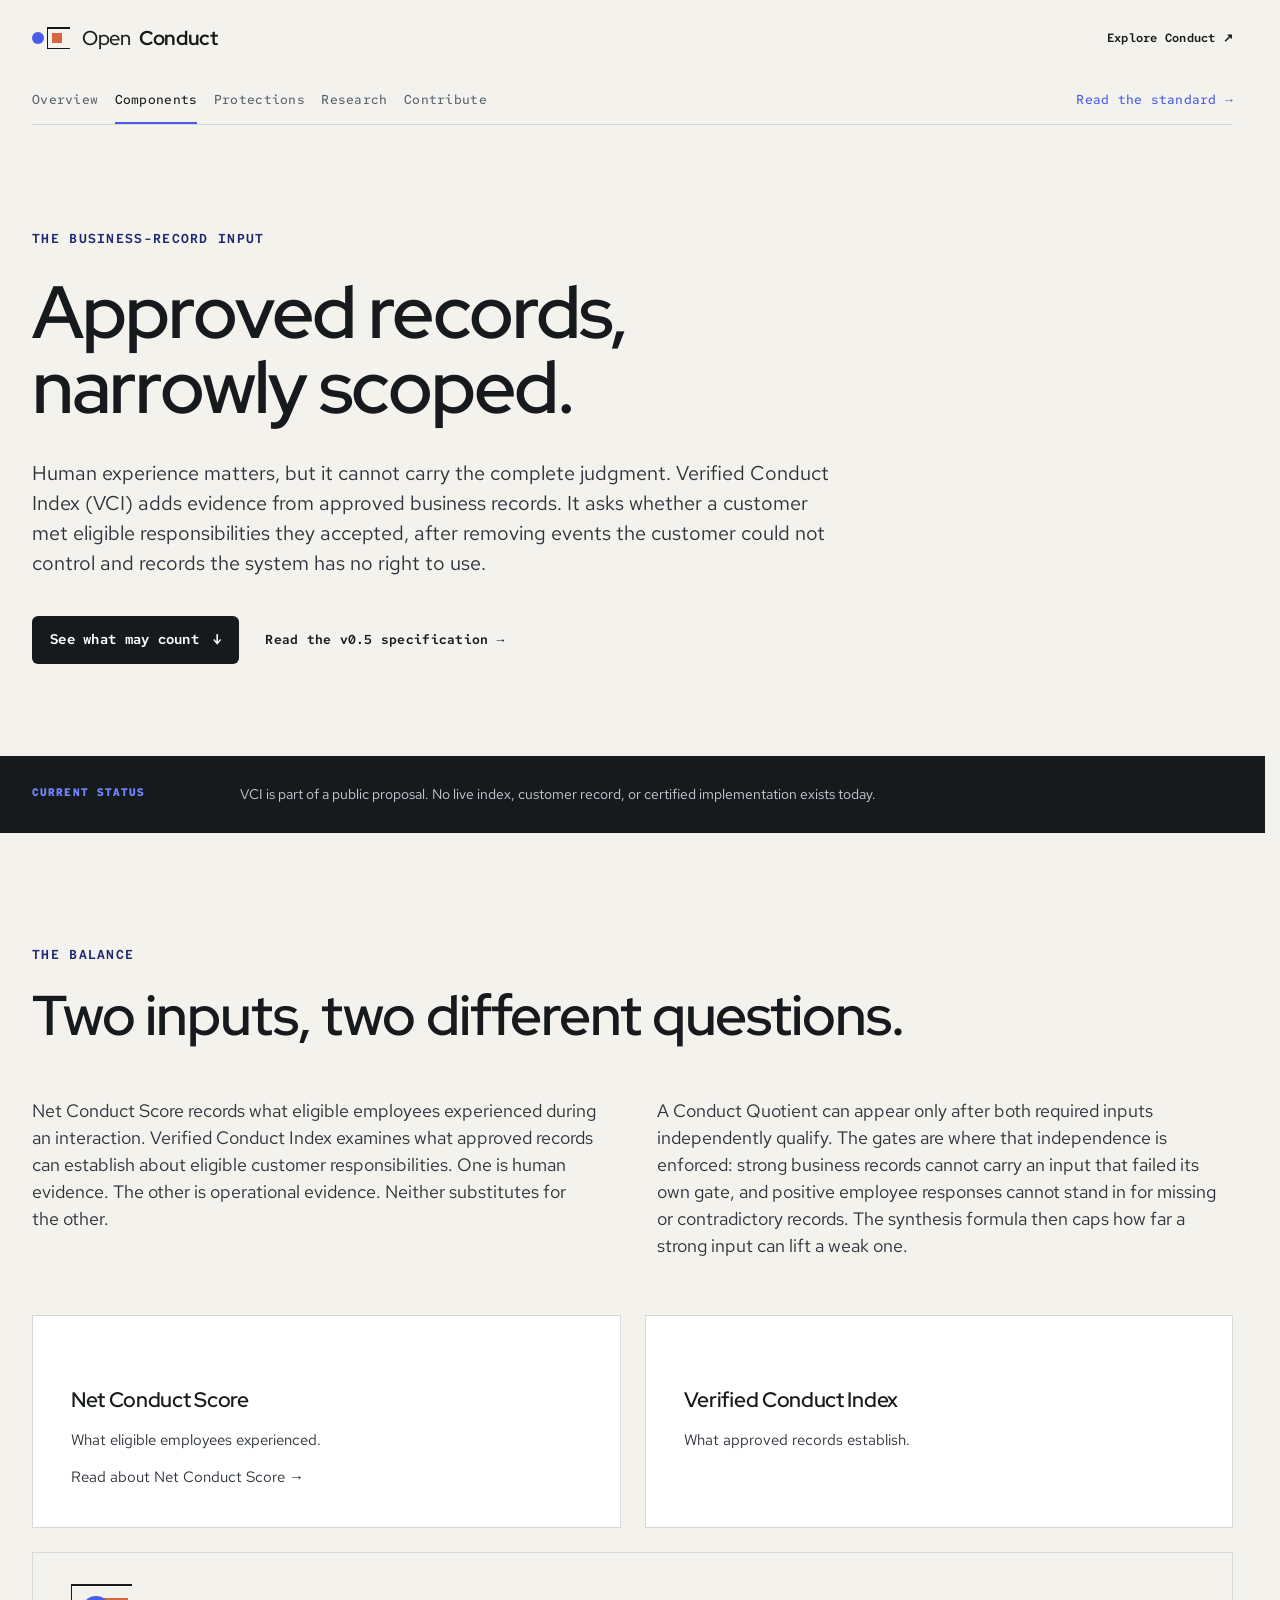
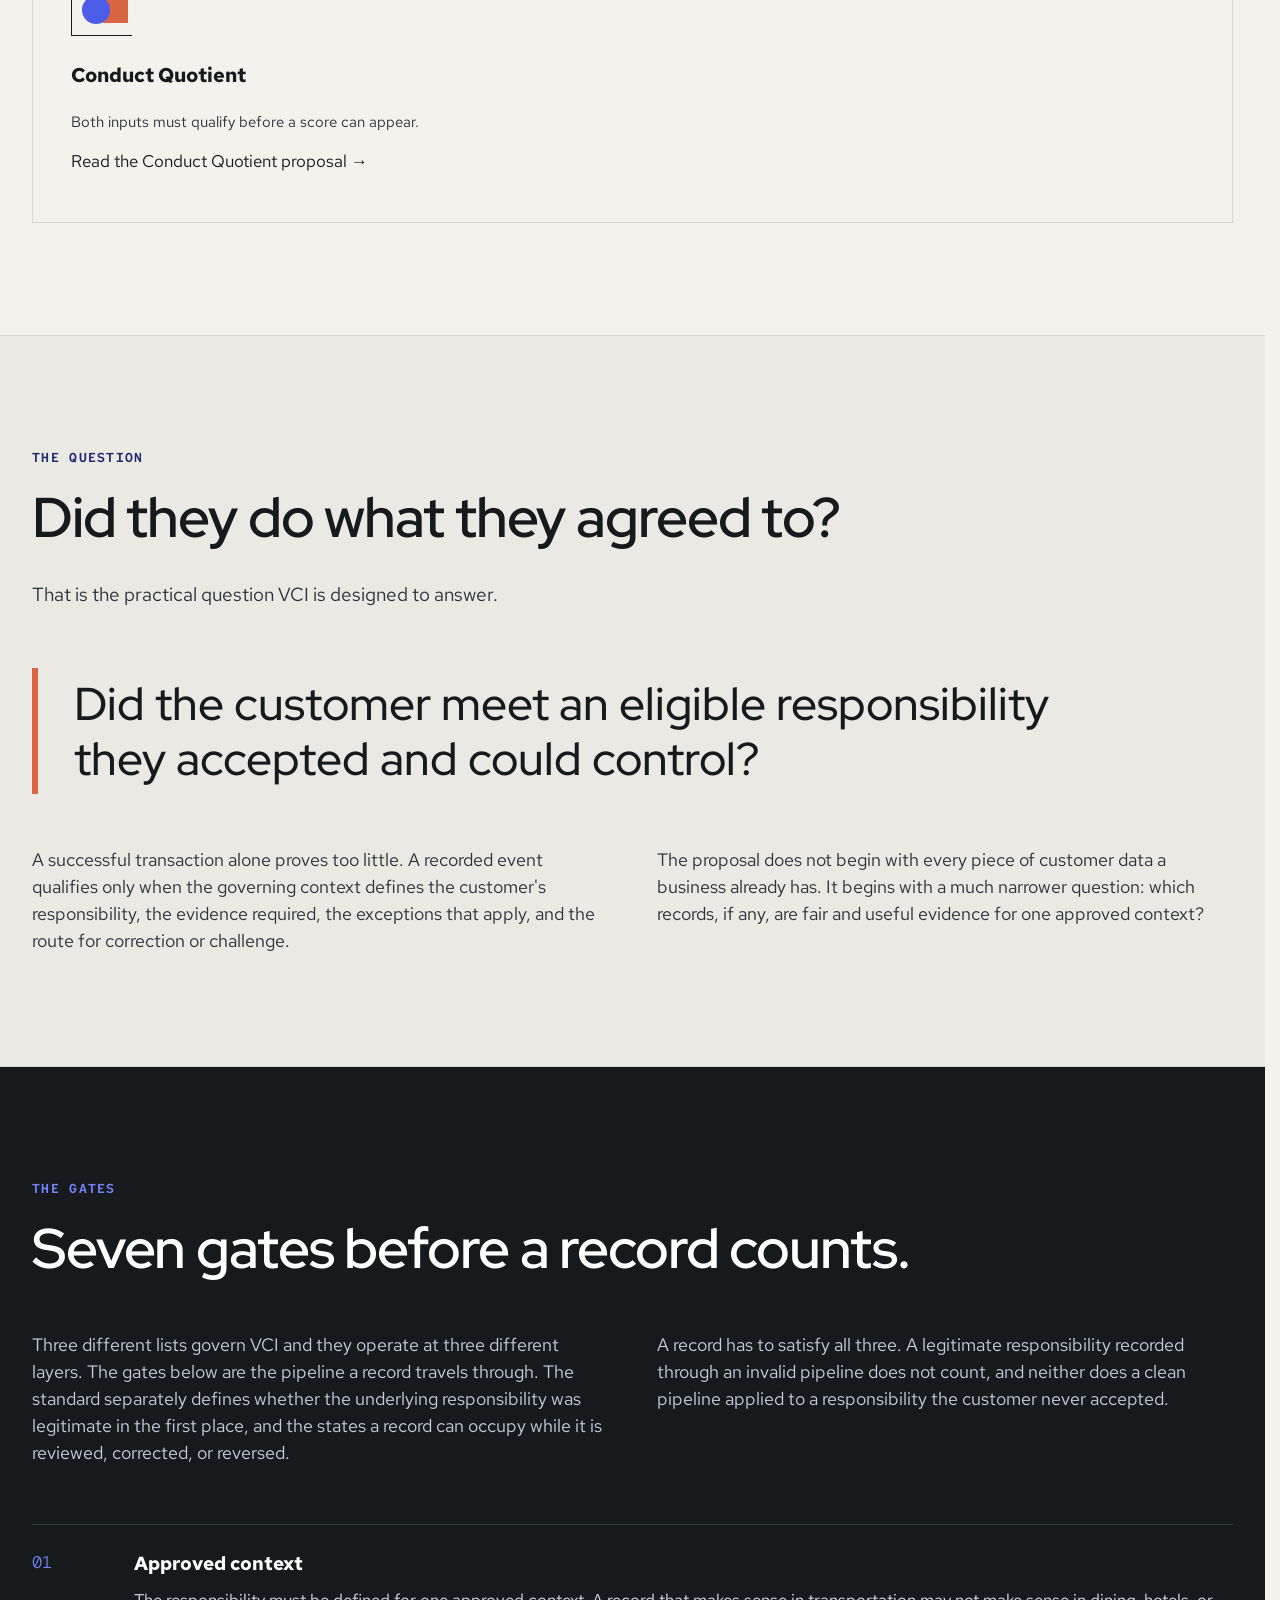
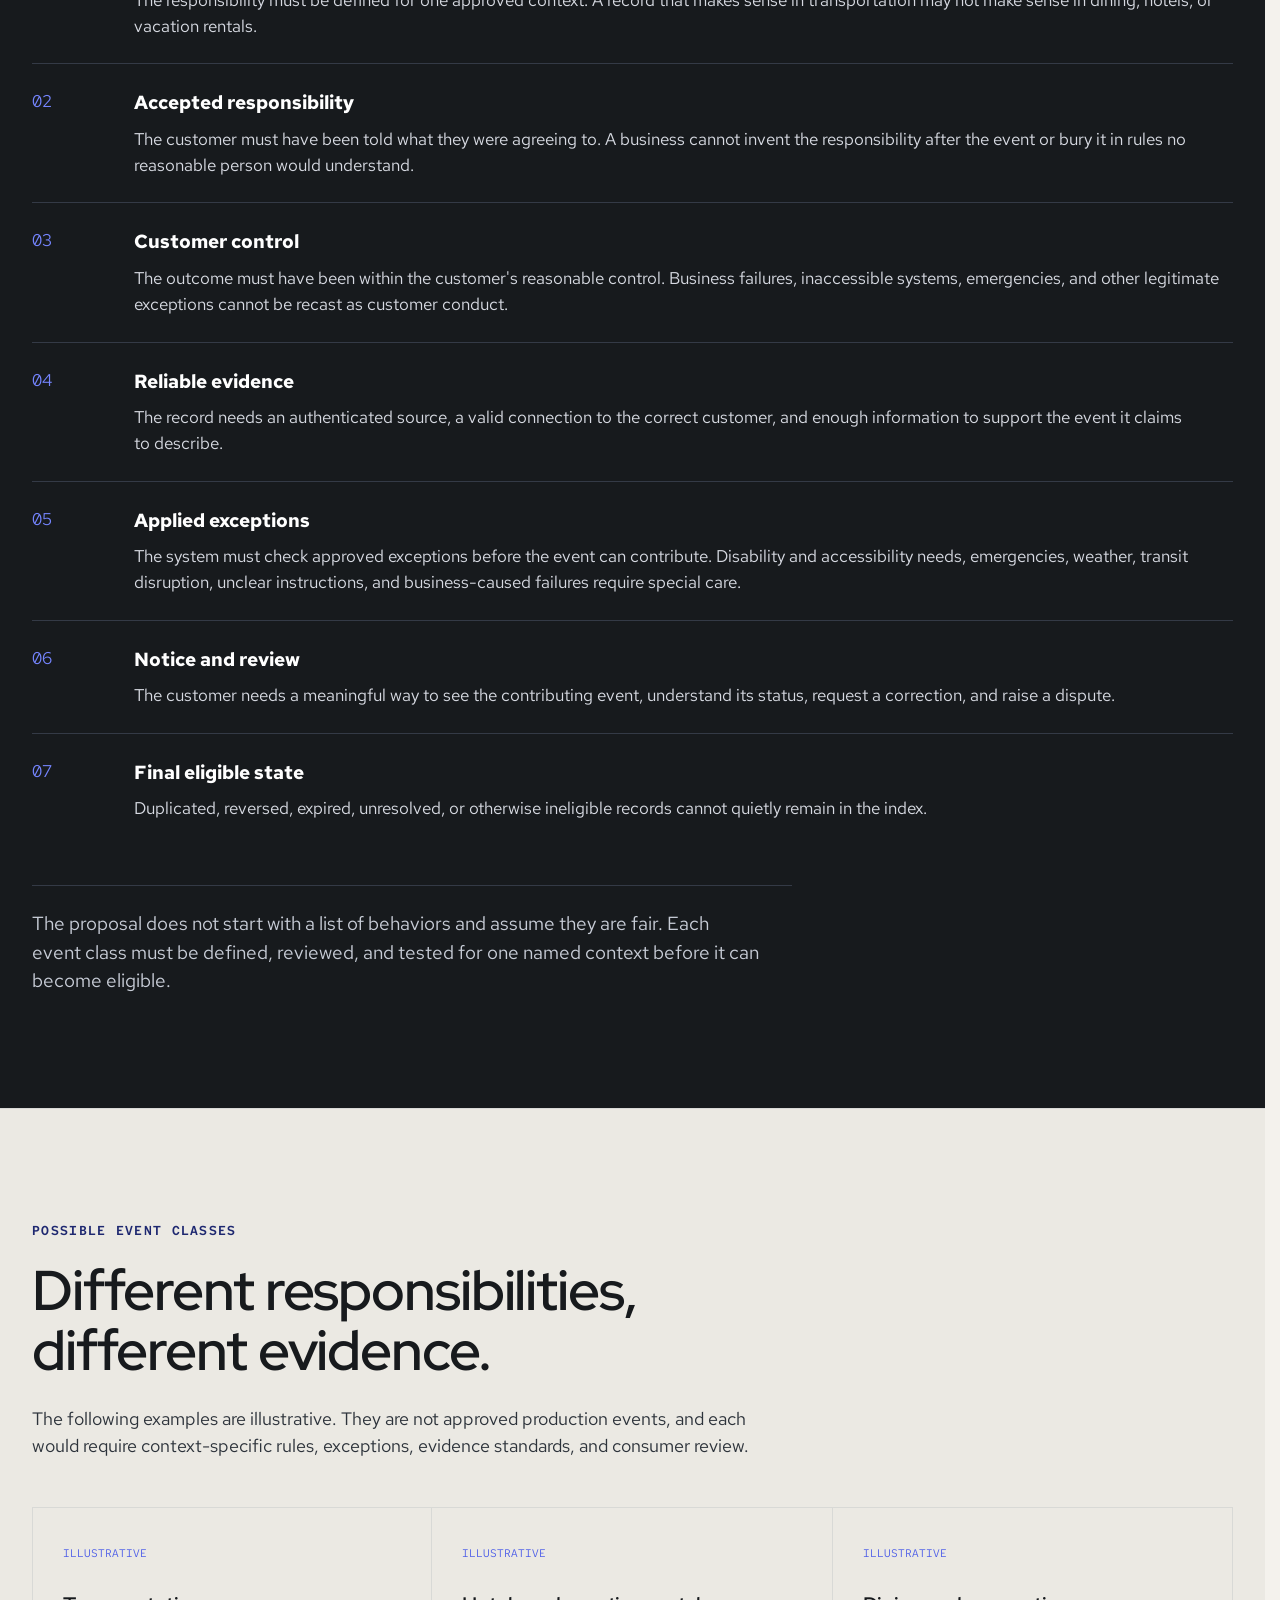
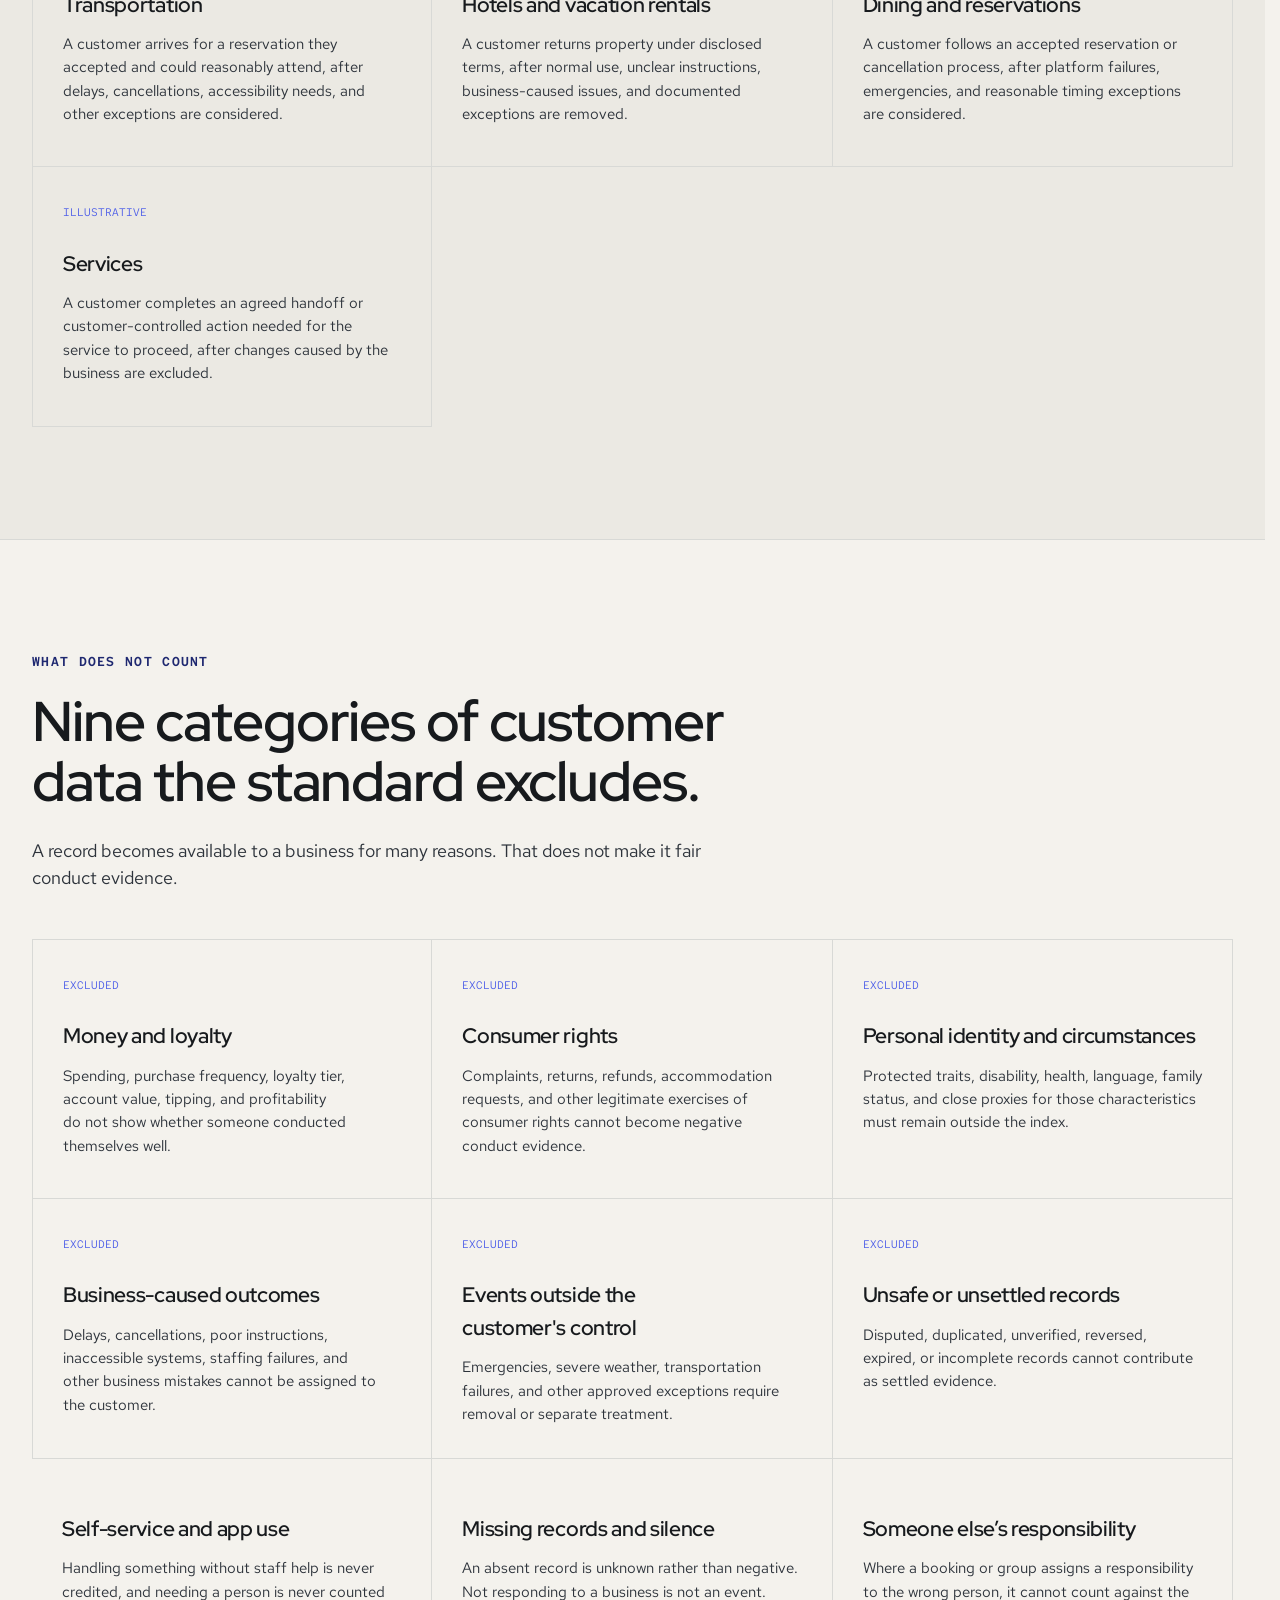
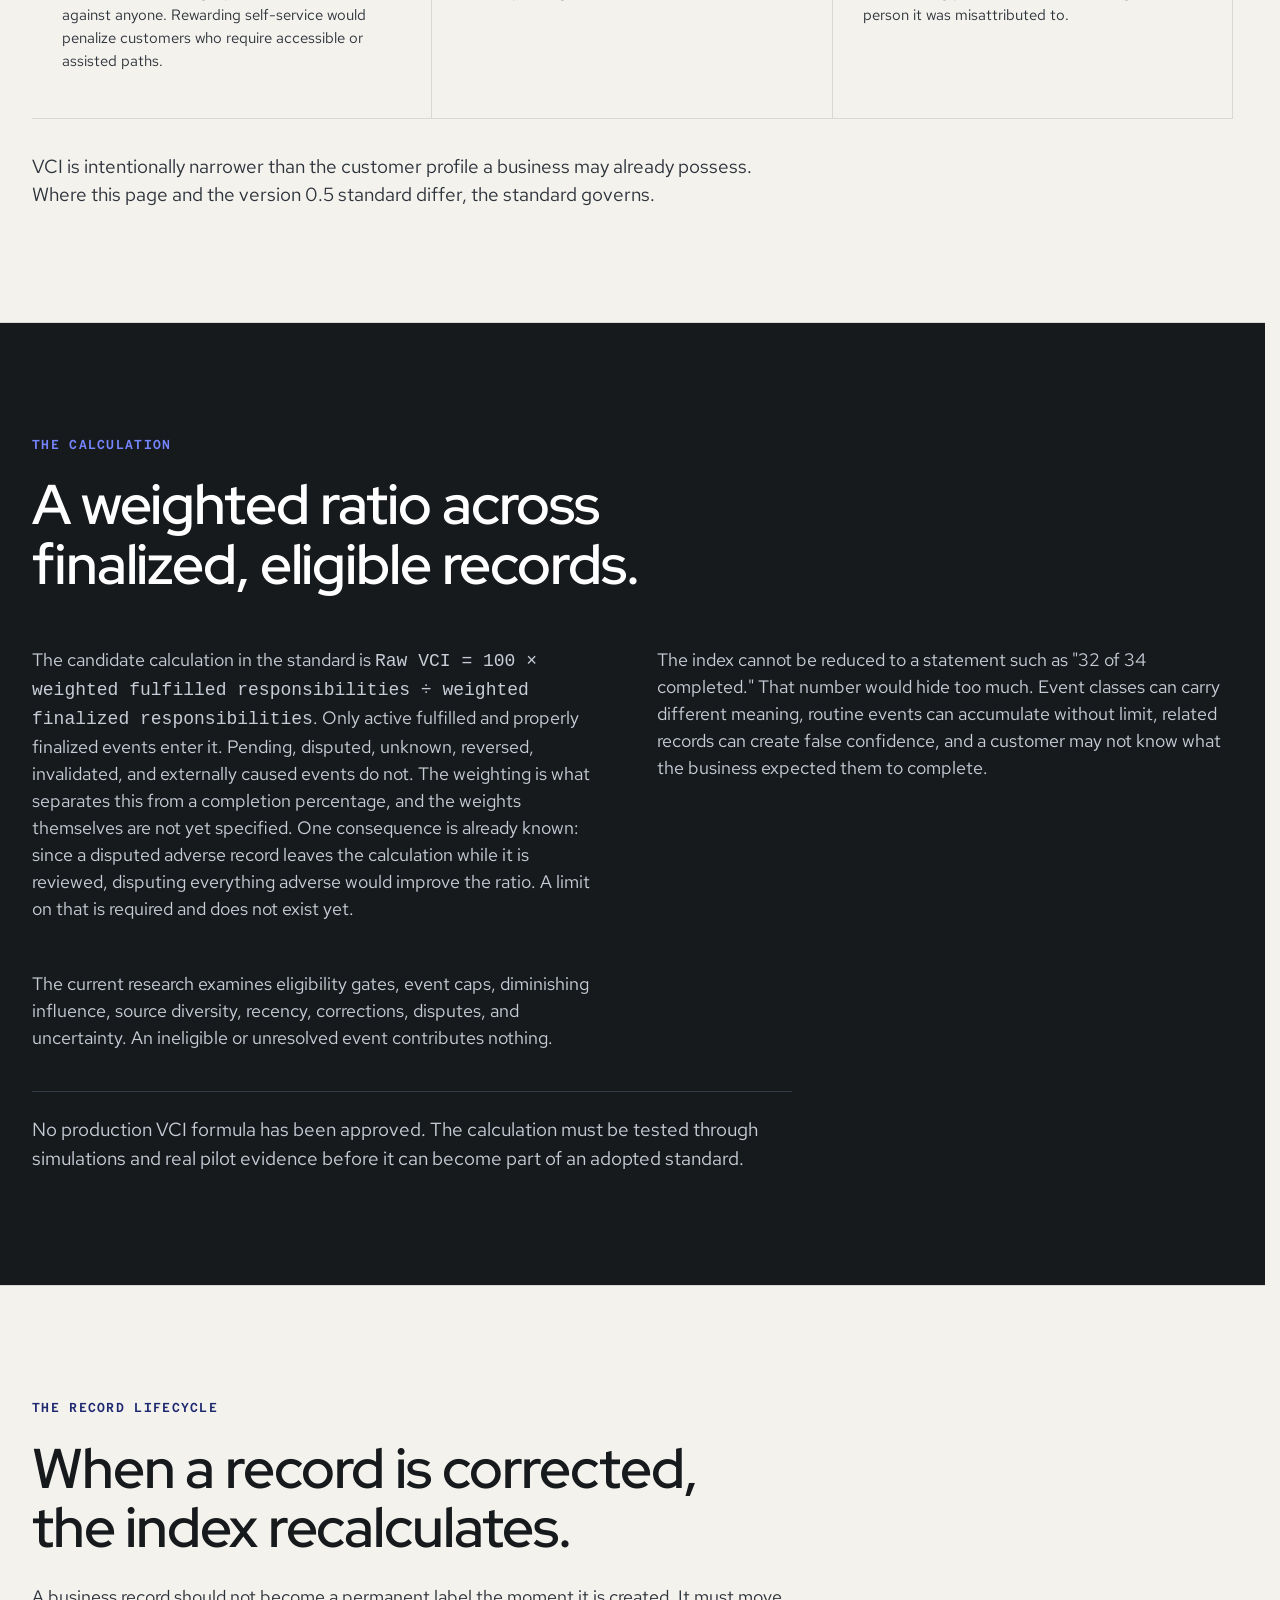
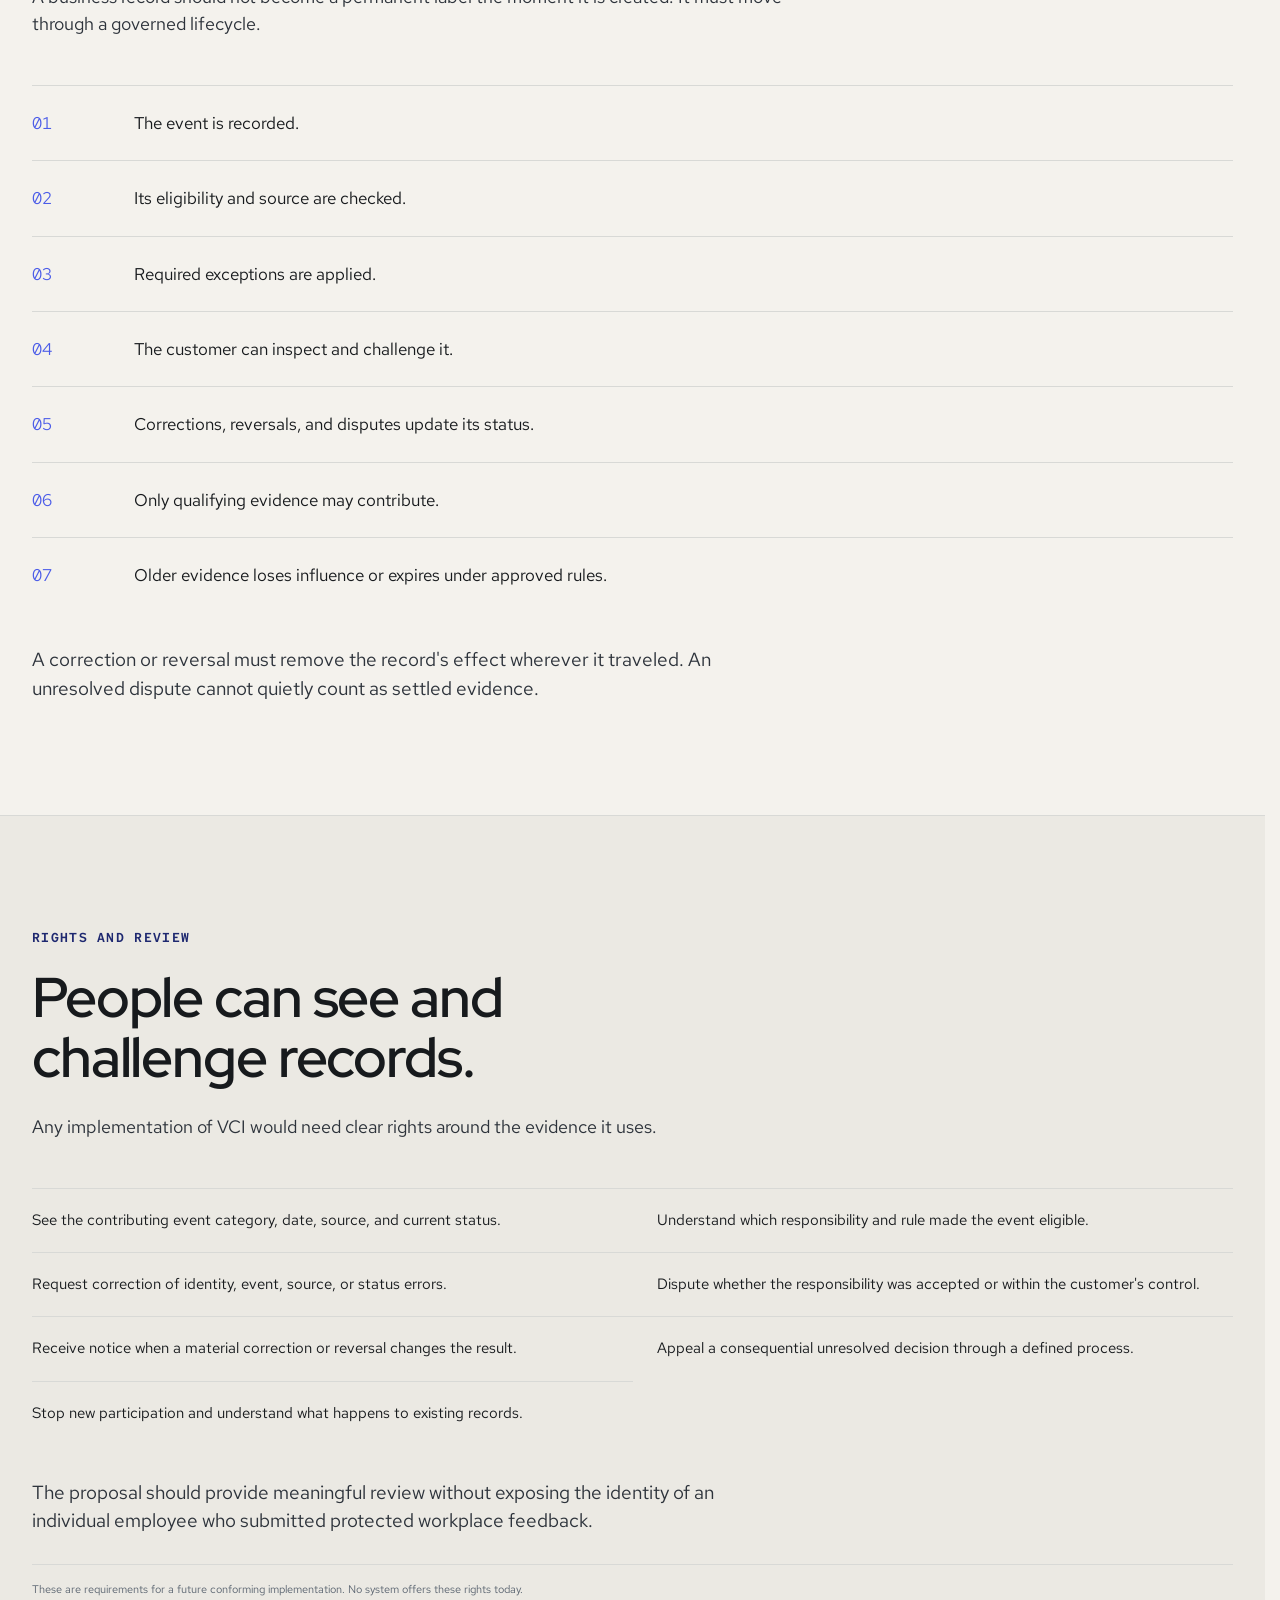
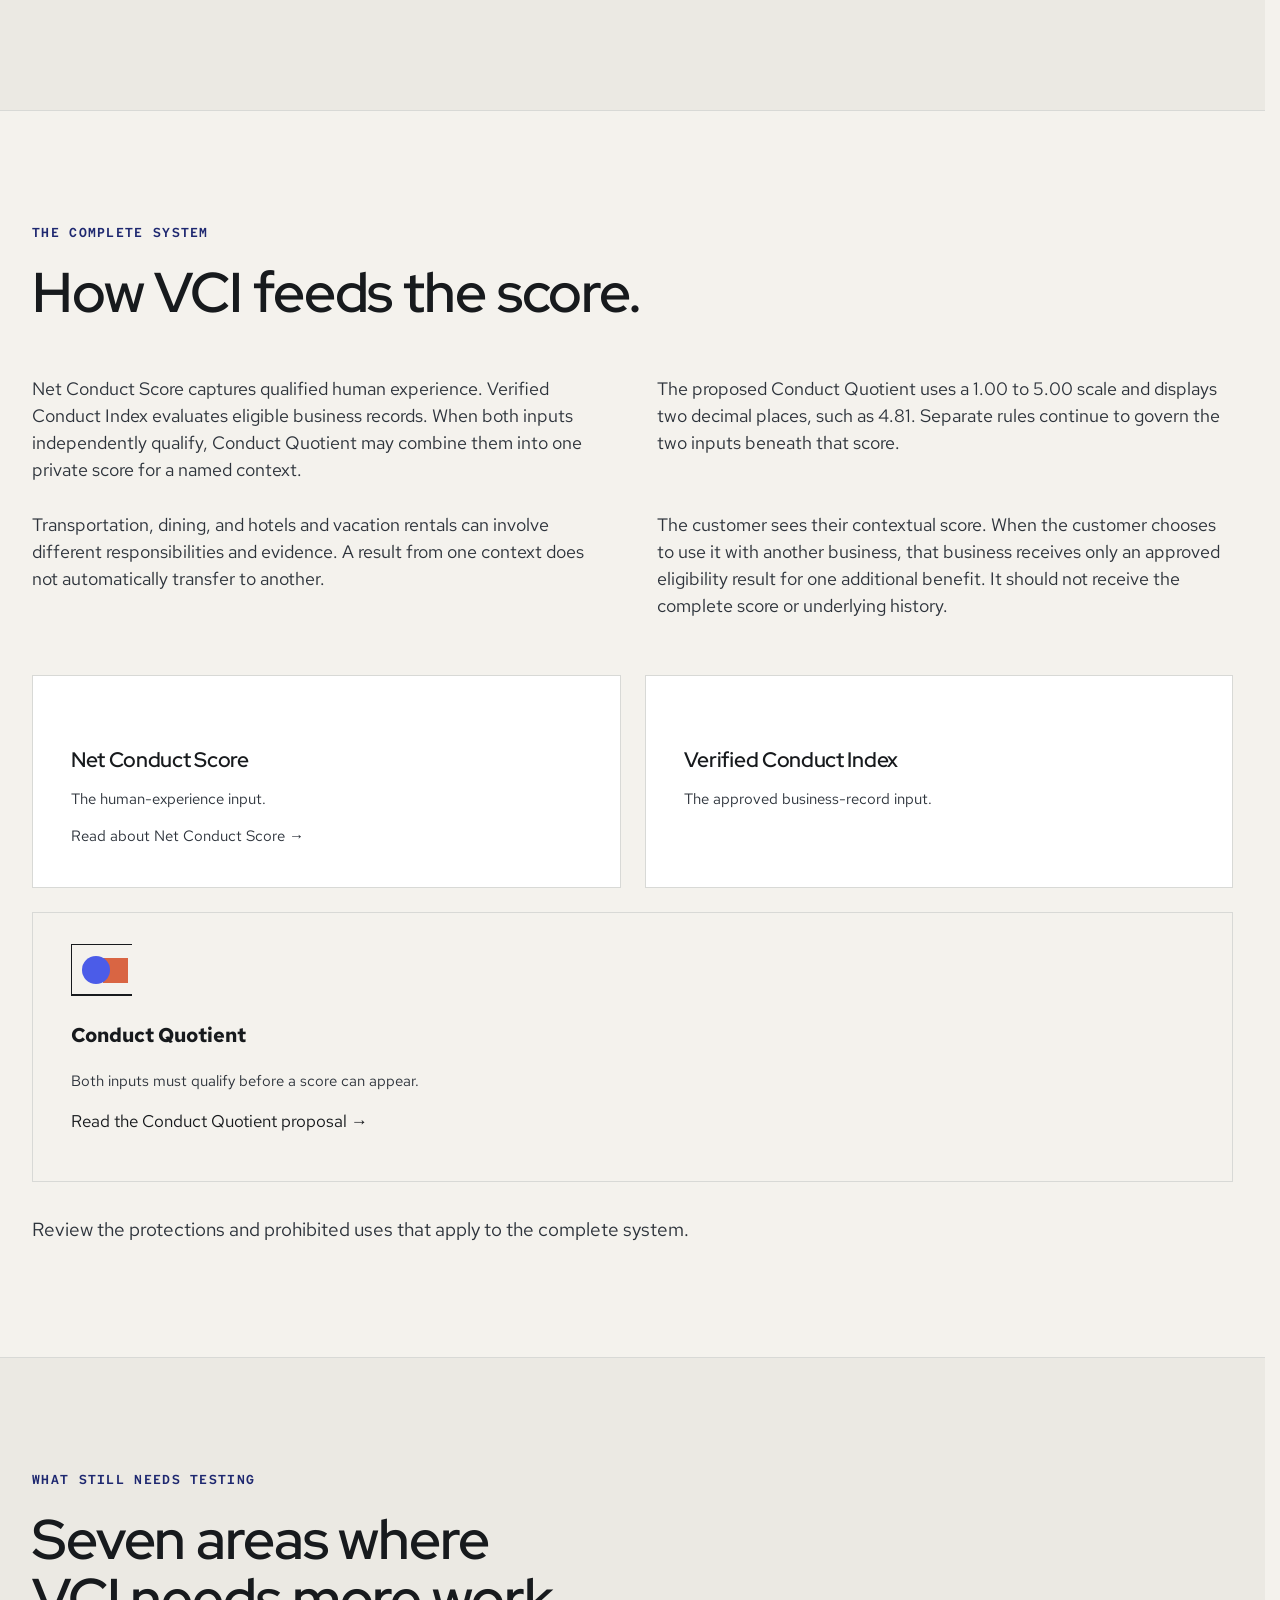
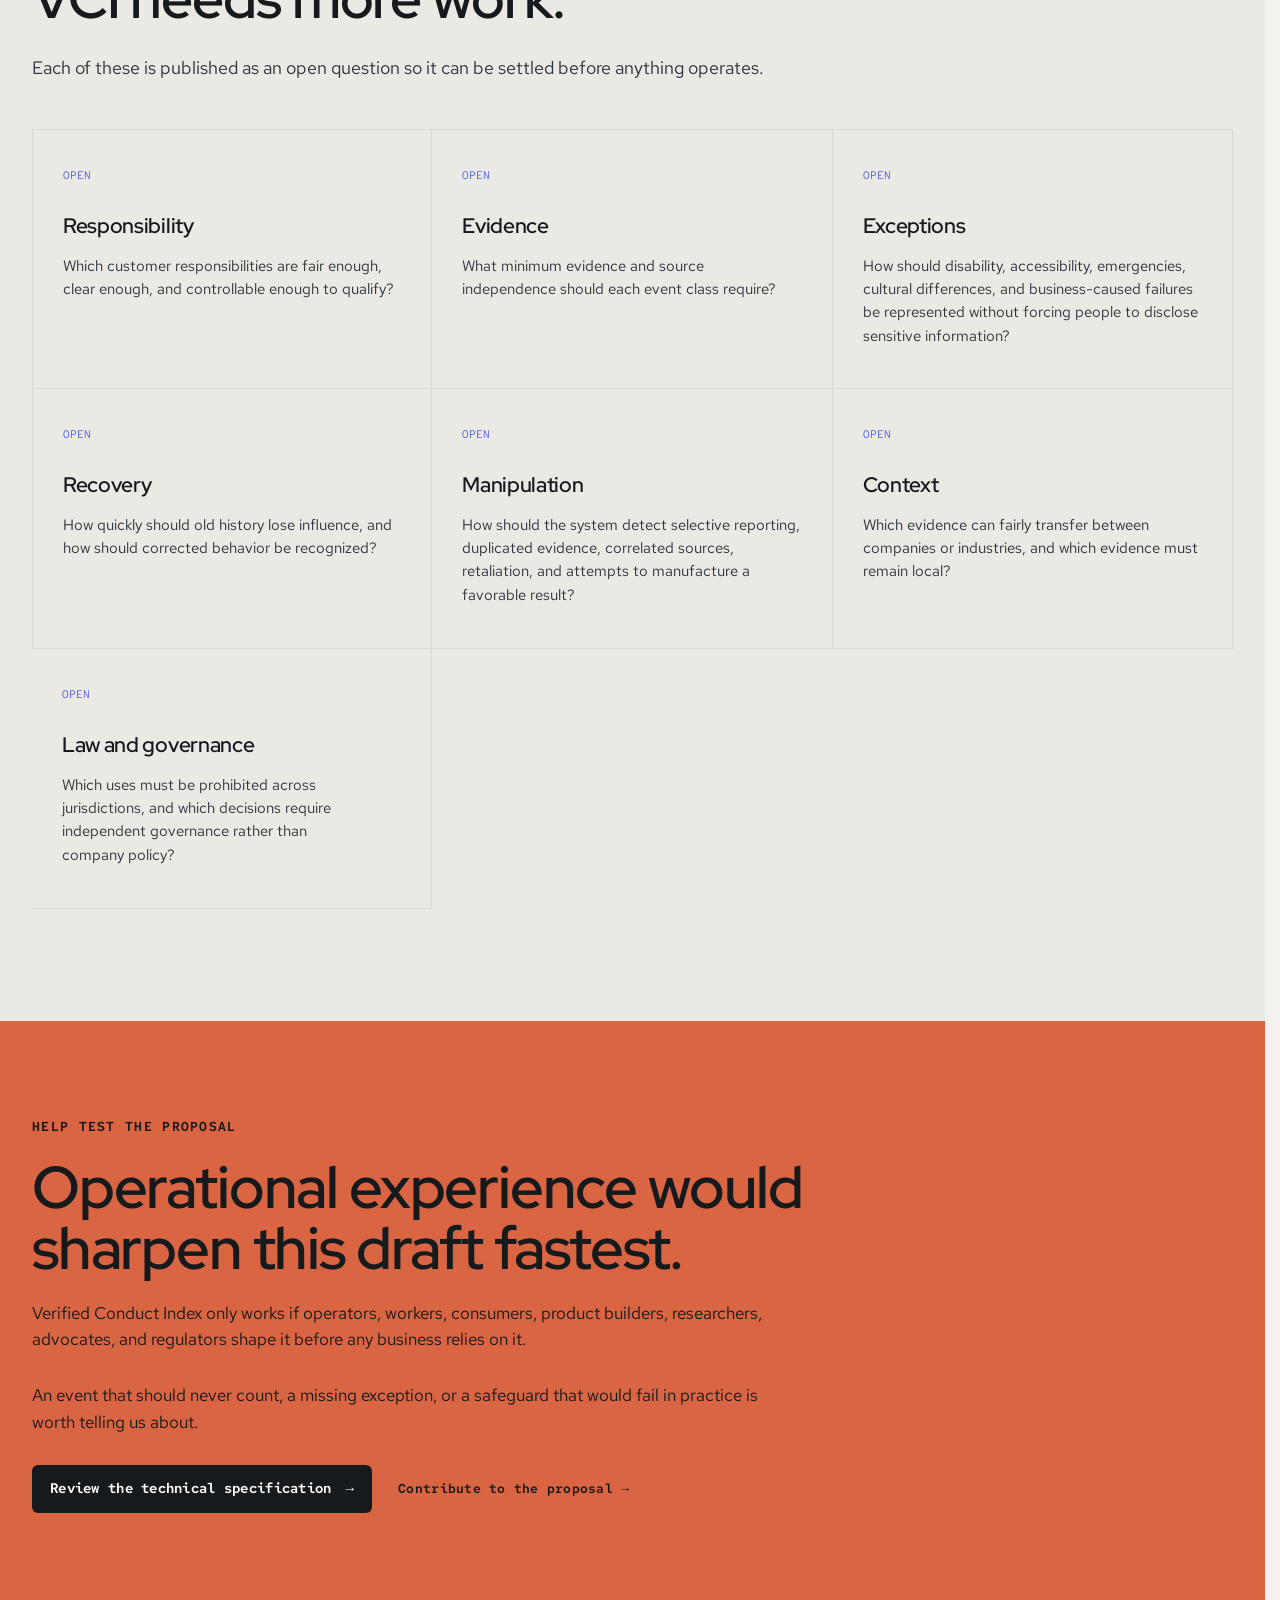
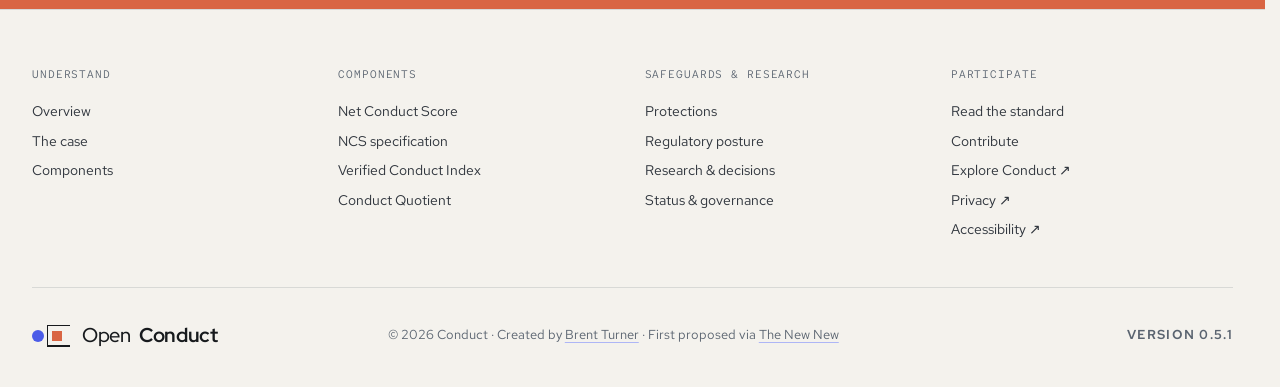
<file: verifiedconductindex/index.html>
<!DOCTYPE html>
<html lang="en">
<head>
  <meta charset="utf-8">
  <meta name="viewport" content="width=device-width, initial-scale=1">
  <title>Verified Conduct Index | Open Conduct</title>
  <meta name="description" content="How approved business records provide the evidence-based input to a Conduct Quotient while excluding spending, loyalty, complaints, and uncontrollable events.">
  <meta name="robots" content="index,follow,max-image-preview:large,max-snippet:-1,max-video-preview:-1">
  <meta name="theme-color" content="#f4f2ed">
  <meta name="color-scheme" content="light dark">
  <link rel="canonical" href="https://openconduct.org/verifiedconductindex/">
  <link rel="stylesheet" href="../assets/site.css">
  <link rel="icon" href="../favicon.ico" sizes="32x32">
  <link rel="icon" href="../favicon.svg" type="image/svg+xml">
  <link rel="apple-touch-icon" href="../apple-touch-icon.png">
  <link rel="manifest" href="../site.webmanifest">
  <meta property="og:type" content="article">
  <meta property="og:locale" content="en_US">
  <meta property="og:site_name" content="Open Conduct">
  <meta property="og:title" content="Verified Conduct Index | Open Conduct">
  <meta property="og:description" content="A proposal for using approved business records to measure eligible customer responsibilities without turning ordinary customer data into a social score.">
  <meta property="og:url" content="https://openconduct.org/verifiedconductindex/">
  <meta property="og:image" content="https://openconduct.org/og.png">
  <meta property="og:image:width" content="1200">
  <meta property="og:image:height" content="630">
  <meta property="og:image:alt" content="Good conduct should count. Conduct and Open Conduct.">
  <meta name="twitter:card" content="summary_large_image">
  <meta name="twitter:title" content="Verified Conduct Index | Open Conduct">
  <meta name="twitter:description" content="A proposal for using approved business records to measure eligible customer responsibilities without turning ordinary customer data into a social score.">
  <meta name="twitter:image" content="https://openconduct.org/og.png">
  <script type="application/ld+json">
  {"@context":"https://schema.org","@graph":[{"@type":"WebSite","@id":"https://openconduct.org/#website","url":"https://openconduct.org/","name":"Open Conduct","inLanguage":"en-US"},{"@type":"Person","@id":"https://brentturner.is/#person","name":"Brent Turner","url":"https://brentturner.is/"},{"@type":"TechArticle","@id":"https://openconduct.org/verifiedconductindex/#page","url":"https://openconduct.org/verifiedconductindex/","name":"Verified Conduct Index | Open Conduct","description":"How approved business records could provide the evidence-based input to a private, contextual Conduct Quotient while excluding spending, loyalty, complaints, and circumstances outside a customer's control.","isPartOf":{"@id":"https://openconduct.org/#website"},"author":{"@id":"https://brentturner.is/#person"},"inLanguage":"en-US","dateModified":"2026-08-23"}]}
  </script>
</head>
<body>
  <main class="open-site open-editorial-site">
    <a class="skip-link" href="#open-main">Skip to content</a>
    <header class="open-header">
      <a class="open-wordmark" aria-label="Open Conduct home" href="../"><span class="open-mark" aria-hidden="true"><span class="open-mark-frame"></span><span class="open-mark-circle"></span><span class="open-mark-square"></span></span><span><em>Open</em> Conduct</span></a>
      <div class="open-utility">
        <a href="https://conduct.is/" target="_blank" rel="noopener noreferrer">Explore Conduct <span aria-hidden="true">↗</span></a>
      </div>
      <input type="checkbox" id="nav-toggle" class="nav-toggle" aria-hidden="true">
      <label for="nav-toggle" class="nav-toggle-btn" aria-label="Toggle navigation"><span></span></label>
      <nav class="open-primary-nav" aria-label="Open Conduct navigation">
        <a href="../">Overview</a><a class="is-active" href="../components/">Components</a><a href="../protections/">Protections</a><a href="../library/">Research</a><a href="../contribute/">Contribute</a><a class="nav-spec-link" href="../standard/0.5/conduct-quotient/">Read the standard →</a>
      </nav>
    </header>
    <div id="open-main">
      <header class="editorial-hero">
        <p class="document-type">THE BUSINESS-RECORD INPUT</p>
        <h1>Approved records, narrowly scoped.</h1>
        <p>Human experience matters, but it cannot carry the complete judgment. Verified Conduct Index (VCI) adds evidence from approved business records. It asks whether a customer met eligible responsibilities they accepted, after removing events the customer could not control and records the system has no right to use.</p>
        <div class="editorial-actions">
          <a class="button button-ink" href="#gates">See what may count <span aria-hidden="true">↓</span></a><a class="text-action" href="../standard/0.5/verified-conduct-index/">Read the v0.5 specification <span aria-hidden="true">→</span></a>
        </div>
      </header>
      <aside class="editorial-status">
        <strong>CURRENT STATUS</strong>
        <p>VCI is part of a public proposal. No live index, customer record, or certified implementation exists today.</p>
      </aside>
      <section class="editorial-section" id="balance">
        <div class="editorial-heading">
          <p class="document-type">THE BALANCE</p>
          <h2>Two inputs, two different questions.</h2>
        </div>
        <div class="two-column-copy">
          <p><a href="../netconductscore/">Net Conduct Score</a> records what eligible employees experienced during an interaction. Verified Conduct Index examines what approved records can establish about eligible customer responsibilities. One is human evidence. The other is operational evidence. Neither substitutes for the other.</p>
          <p>A <a href="../standard/0.5/conduct-quotient/">Conduct Quotient</a> can appear only after both required inputs independently qualify. The gates are where that independence is enforced: strong business records cannot carry an input that failed its own gate, and positive employee responses cannot stand in for missing or contradictory records. The <a href="../standard/0.5/conduct-quotient/">synthesis formula</a> then caps how far a strong input can lift a weak one.</p>
        </div>
        <div class="rights-split" style="margin-top: 56px;">
          <article>
            <span class="map-circle" aria-hidden="true"></span>
            <h3>Net Conduct Score</h3>
            <p>What eligible employees experienced.</p>
            <p><a href="../netconductscore/">Read about Net Conduct Score <span aria-hidden="true">→</span></a></p>
          </article>
          <article>
            <span class="map-square" aria-hidden="true"></span>
            <h3>Verified Conduct Index</h3>
            <p>What approved records establish.</p>
          </article>
        </div>
        <div style="border: 1px solid var(--hairline-light); margin-top: 24px; padding: 30px 38px;">
          <span class="map-combined-mark" aria-hidden="true"><i></i><b></b></span>
          <h3 style="margin-top: 24px;">Conduct Quotient</h3>
          <p style="color: var(--spec-body); font-size: 15px; line-height: 1.55; margin: 8px 0 0;">Both inputs must qualify before a score can appear.</p>
          <p style="margin-top: 14px;"><a href="../standard/0.5/conduct-quotient/">Read the Conduct Quotient proposal <span aria-hidden="true">→</span></a></p>
        </div>
      </section>
      <section class="editorial-section editorial-soft" id="question">
        <div class="editorial-heading">
          <p class="document-type">THE QUESTION</p>
          <h2>Did they do what they agreed to?</h2>
        </div>
        <p class="section-lead">That is the practical question VCI is designed to answer.</p>
        <blockquote class="question-callout question-callout-square">
          Did the customer meet an eligible responsibility they accepted and could control?
        </blockquote>
        <div class="two-column-copy">
          <p>A successful transaction alone proves too little. A recorded event qualifies only when the governing context defines the customer's responsibility, the evidence required, the exceptions that apply, and the route for correction or challenge.</p>
          <p>The proposal does not begin with every piece of customer data a business already has. It begins with a much narrower question: which records, if any, are fair and useful evidence for one approved context?</p>
        </div>
      </section>
      <section class="editorial-section editorial-ink" id="gates">
        <div class="editorial-heading">
          <p class="document-type">THE GATES</p>
          <h2>Seven gates before a record counts.</h2>
        </div>
        <div class="two-column-copy">
          <p>Three different lists govern VCI and they operate at three different layers. The gates below are the pipeline a record travels through. The <a href="../standard/0.5/verified-conduct-index/">standard</a> separately defines whether the underlying responsibility was legitimate in the first place, and the states a record can occupy while it is reviewed, corrected, or reversed.</p>
          <p>A record has to satisfy all three. A legitimate responsibility recorded through an invalid pipeline does not count, and neither does a clean pipeline applied to a responsibility the customer never accepted.</p>
        </div>
        <div class="editorial-heading">
        </div>
        <ol class="numbered-rules">
          <li>
            <span>01</span>
            <div>
              <h3 style="color: var(--white); font-size: 19px; margin: 0 0 8px;">Approved context</h3>
              <p>The responsibility must be defined for one approved context. A record that makes sense in transportation may not make sense in dining, hotels, or vacation rentals.</p>
            </div>
          </li>
          <li>
            <span>02</span>
            <div>
              <h3 style="color: var(--white); font-size: 19px; margin: 0 0 8px;">Accepted responsibility</h3>
              <p>The customer must have been told what they were agreeing to. A business cannot invent the responsibility after the event or bury it in rules no reasonable person would understand.</p>
            </div>
          </li>
          <li>
            <span>03</span>
            <div>
              <h3 style="color: var(--white); font-size: 19px; margin: 0 0 8px;">Customer control</h3>
              <p>The outcome must have been within the customer's reasonable control. Business failures, inaccessible systems, emergencies, and other legitimate exceptions cannot be recast as customer conduct.</p>
            </div>
          </li>
          <li>
            <span>04</span>
            <div>
              <h3 style="color: var(--white); font-size: 19px; margin: 0 0 8px;">Reliable evidence</h3>
              <p>The record needs an authenticated source, a valid connection to the correct customer, and enough information to support the event it claims to describe.</p>
            </div>
          </li>
          <li>
            <span>05</span>
            <div>
              <h3 style="color: var(--white); font-size: 19px; margin: 0 0 8px;">Applied exceptions</h3>
              <p>The system must check approved exceptions before the event can contribute. Disability and accessibility needs, emergencies, weather, transit disruption, unclear instructions, and business-caused failures require special care.</p>
            </div>
          </li>
          <li>
            <span>06</span>
            <div>
              <h3 style="color: var(--white); font-size: 19px; margin: 0 0 8px;">Notice and review</h3>
              <p>The customer needs a meaningful way to see the contributing event, understand its status, request a correction, and raise a dispute.</p>
            </div>
          </li>
          <li>
            <span>07</span>
            <div>
              <h3 style="color: var(--white); font-size: 19px; margin: 0 0 8px;">Final eligible state</h3>
              <p>Duplicated, reversed, expired, unresolved, or otherwise ineligible records cannot quietly remain in the index.</p>
            </div>
          </li>
        </ol>
        <p class="section-lead" style="color: var(--muted-body); border-top: 1px solid var(--border-dark); padding-top: 24px; margin-top: 40px;">The proposal does not start with a list of behaviors and assume they are fair. Each event class must be defined, reviewed, and tested for one named context before it can become eligible.</p>
      </section>
      <section class="editorial-section editorial-soft" id="examples">
        <div class="editorial-heading">
          <p class="document-type">POSSIBLE EVENT CLASSES</p>
          <h2>Different responsibilities, different evidence.</h2>
          <p>The following examples are illustrative. They are not approved production events, and each would require context-specific rules, exceptions, evidence standards, and consumer review.</p>
        </div>
        <div class="promise-grid" style="margin-top: 48px;">
          <article>
            <span>ILLUSTRATIVE</span>
            <h3>Transportation</h3>
            <p>A customer arrives for a reservation they accepted and could reasonably attend, after delays, cancellations, accessibility needs, and other exceptions are considered.</p>
          </article>
          <article>
            <span>ILLUSTRATIVE</span>
            <h3>Hotels and vacation rentals</h3>
            <p>A customer returns property under disclosed terms, after normal use, unclear instructions, business-caused issues, and documented exceptions are removed.</p>
          </article>
          <article>
            <span>ILLUSTRATIVE</span>
            <h3>Dining and reservations</h3>
            <p>A customer follows an accepted reservation or cancellation process, after platform failures, emergencies, and reasonable timing exceptions are considered.</p>
          </article>
          <article>
            <span>ILLUSTRATIVE</span>
            <h3>Services</h3>
            <p>A customer completes an agreed handoff or customer-controlled action needed for the service to proceed, after changes caused by the business are excluded.</p>
          </article>
        </div>
      </section>
      <section class="editorial-section" id="exclusions">
        <div class="editorial-heading">
          <p class="document-type">WHAT DOES NOT COUNT</p>
          <h2>Nine categories of customer data the standard excludes.</h2>
          <p>A record becomes available to a business for many reasons. That does not make it fair conduct evidence.</p>
        </div>
        <div class="promise-grid" style="margin-top: 48px;">
          <article>
            <span>EXCLUDED</span>
            <h3>Money and loyalty</h3>
            <p>Spending, purchase frequency, loyalty tier, account value, tipping, and profitability do not show whether someone conducted themselves well.</p>
          </article>
          <article>
            <span>EXCLUDED</span>
            <h3>Consumer rights</h3>
            <p>Complaints, returns, refunds, accommodation requests, and other legitimate exercises of consumer rights cannot become negative conduct evidence.</p>
          </article>
          <article>
            <span>EXCLUDED</span>
            <h3>Personal identity and circumstances</h3>
            <p>Protected traits, disability, health, language, family status, and close proxies for those characteristics must remain outside the index.</p>
          </article>
          <article>
            <span>EXCLUDED</span>
            <h3>Business-caused outcomes</h3>
            <p>Delays, cancellations, poor instructions, inaccessible systems, staffing failures, and other business mistakes cannot be assigned to the customer.</p>
          </article>
          <article>
            <span>EXCLUDED</span>
            <h3>Events outside the customer's control</h3>
            <p>Emergencies, severe weather, transportation failures, and other approved exceptions require removal or separate treatment.</p>
          </article>
          <article>
            <span>EXCLUDED</span>
            <h3>Unsafe or unsettled records</h3>
            <p>Disputed, duplicated, unverified, reversed, expired, or incomplete records cannot contribute as settled evidence.</p>
          </article>
          <article>
            <h3>Self-service and app use</h3>
            <p>Handling something without staff help is never credited, and needing a person is never counted against anyone. Rewarding self-service would penalize customers who require accessible or assisted paths.</p>
          </article>
          <article>
            <h3>Missing records and silence</h3>
            <p>An absent record is unknown rather than negative. Not responding to a business is not an event.</p>
          </article>
          <article>
            <h3>Someone else&#8217;s responsibility</h3>
            <p>Where a booking or group assigns a responsibility to the wrong person, it cannot count against the person it was misattributed to.</p>
          </article>
        </div>
        <p class="section-lead">VCI is intentionally narrower than the customer profile a business may already possess. Where this page and the <a href="../standard/0.5/verified-conduct-index/">version 0.5 standard</a> differ, the standard governs.</p>
      </section>
      <section class="editorial-section editorial-ink" id="calculation">
        <div class="editorial-heading">
          <p class="document-type">THE CALCULATION</p>
          <h2>A weighted ratio across finalized, eligible records.</h2>
        </div>
        <div class="two-column-copy">
          <p style="color: var(--muted-body);">The candidate calculation in the standard is <code>Raw VCI = 100 &#215; weighted fulfilled responsibilities &#247; weighted finalized responsibilities</code>. Only active fulfilled and properly finalized events enter it. Pending, disputed, unknown, reversed, invalidated, and externally caused events do not. The weighting is what separates this from a completion percentage, and the weights themselves are not yet specified. One consequence is already known: since a disputed adverse record leaves the calculation while it is reviewed, disputing everything adverse would improve the ratio. A limit on that is required and does not exist yet.</p>
          <p style="color: var(--muted-body);">The index cannot be reduced to a statement such as "32 of 34 completed." That number would hide too much. Event classes can carry different meaning, routine events can accumulate without limit, related records can create false confidence, and a customer may not know what the business expected them to complete.</p>
          <p style="color: var(--muted-body);">The <a href="../standard/0.5/verified-conduct-index/">current research</a> examines eligibility gates, event caps, diminishing influence, source diversity, recency, corrections, disputes, and uncertainty. An ineligible or unresolved event contributes nothing.</p>
        </div>
        <p class="section-lead" style="color: var(--muted-body); border-top: 1px solid var(--border-dark); padding-top: 24px; margin-top: 40px;">No production VCI formula has been approved. The calculation must be tested through simulations and real pilot evidence before it can become part of an adopted standard.</p>
      </section>
      <section class="editorial-section" id="lifecycle">
        <div class="editorial-heading">
          <p class="document-type">THE RECORD LIFECYCLE</p>
          <h2>When a record is corrected, the index recalculates.</h2>
          <p>A business record should not become a permanent label the moment it is created. It must move through a governed lifecycle.</p>
        </div>
        <ol class="numbered-rules light-rules" style="margin-top: 48px;">
          <li>
            <span>01</span>
            <p>The event is recorded.</p>
          </li>
          <li>
            <span>02</span>
            <p>Its eligibility and source are checked.</p>
          </li>
          <li>
            <span>03</span>
            <p>Required exceptions are applied.</p>
          </li>
          <li>
            <span>04</span>
            <p>The customer can inspect and challenge it.</p>
          </li>
          <li>
            <span>05</span>
            <p>Corrections, reversals, and disputes update its status.</p>
          </li>
          <li>
            <span>06</span>
            <p>Only qualifying evidence may contribute.</p>
          </li>
          <li>
            <span>07</span>
            <p>Older evidence loses influence or expires under approved rules.</p>
          </li>
        </ol>
        <p class="section-lead">A correction or reversal must remove the record's effect wherever it traveled. An unresolved dispute cannot quietly count as settled evidence.</p>
      </section>
      <section class="editorial-section editorial-soft" id="rights">
        <div class="editorial-heading">
          <p class="document-type">RIGHTS AND REVIEW</p>
          <h2>People can see and challenge records.</h2>
          <p>Any implementation of VCI would need clear rights around the evidence it uses.</p>
        </div>
        <ul class="exclusion-grid" style="margin-top: 48px;">
          <li>See the contributing event category, date, source, and current status.</li>
          <li>Understand which responsibility and rule made the event eligible.</li>
          <li>Request correction of identity, event, source, or status errors.</li>
          <li>Dispute whether the responsibility was accepted or within the customer's control.</li>
          <li>Receive notice when a material correction or reversal changes the result.</li>
          <li>Appeal a consequential unresolved decision through a defined process.</li>
          <li>Stop new participation and understand what happens to existing records.</li>
        </ul>
        <p class="section-lead">The proposal should provide meaningful review without exposing the identity of an individual employee who submitted protected workplace feedback.</p>
        <p class="fine-print">These are requirements for a future conforming implementation. No system offers these rights today.</p>
      </section>
      <section class="editorial-section" id="system">
        <div class="editorial-heading">
          <p class="document-type">THE COMPLETE SYSTEM</p>
          <h2>How VCI feeds the score.</h2>
        </div>
        <div class="two-column-copy">
          <p><a href="../netconductscore/">Net Conduct Score</a> captures qualified human experience. Verified Conduct Index evaluates eligible business records. When both inputs independently qualify, <a href="../standard/0.5/conduct-quotient/">Conduct Quotient</a> may combine them into one private score for a named context.</p>
          <p>The proposed Conduct Quotient uses a 1.00 to 5.00 scale and displays two decimal places, such as 4.81. Separate rules continue to govern the two inputs beneath that score.</p>
        </div>
        <div class="two-column-copy" style="margin-top: 28px;">
          <p>Transportation, dining, and hotels and vacation rentals can involve different responsibilities and evidence. A result from one context does not automatically transfer to another.</p>
          <p>The customer sees their contextual score. When the customer chooses to use it with another business, that business receives only an approved eligibility result for one additional benefit. It should not receive the complete score or underlying history.</p>
        </div>
        <div class="rights-split" style="margin-top: 56px;">
          <article>
            <span class="map-circle" aria-hidden="true"></span>
            <h3>Net Conduct Score</h3>
            <p>The human-experience input.</p>
            <p><a href="../netconductscore/">Read about Net Conduct Score <span aria-hidden="true">→</span></a></p>
          </article>
          <article>
            <span class="map-square" aria-hidden="true"></span>
            <h3>Verified Conduct Index</h3>
            <p>The approved business-record input.</p>
          </article>
        </div>
        <div style="border: 1px solid var(--hairline-light); margin-top: 24px; padding: 30px 38px;">
          <span class="map-combined-mark" aria-hidden="true"><i></i><b></b></span>
          <h3 style="margin-top: 24px;">Conduct Quotient</h3>
          <p style="color: var(--spec-body); font-size: 15px; line-height: 1.55; margin: 8px 0 0;">Both inputs must qualify before a score can appear.</p>
          <p style="margin-top: 14px;"><a href="../standard/0.5/conduct-quotient/">Read the Conduct Quotient proposal <span aria-hidden="true">→</span></a></p>
        </div>
        <p class="section-lead"><a href="../protections/">Review the protections and prohibited uses</a> that apply to the complete system.</p>
      </section>
      <section class="editorial-section editorial-soft" id="open-questions">
        <div class="editorial-heading">
          <p class="document-type">WHAT STILL NEEDS TESTING</p>
          <h2>Seven areas where VCI needs more work.</h2>
          <p>Each of these is published as an open question so it can be settled before anything operates.</p>
        </div>
        <div class="promise-grid" style="margin-top: 48px;">
          <article>
            <span>OPEN</span>
            <h3>Responsibility</h3>
            <p>Which customer responsibilities are fair enough, clear enough, and controllable enough to qualify?</p>
          </article>
          <article>
            <span>OPEN</span>
            <h3>Evidence</h3>
            <p>What minimum evidence and source independence should each event class require?</p>
          </article>
          <article>
            <span>OPEN</span>
            <h3>Exceptions</h3>
            <p>How should disability, accessibility, emergencies, cultural differences, and business-caused failures be represented without forcing people to disclose sensitive information?</p>
          </article>
          <article>
            <span>OPEN</span>
            <h3>Recovery</h3>
            <p>How quickly should old history lose influence, and how should corrected behavior be recognized?</p>
          </article>
          <article>
            <span>OPEN</span>
            <h3>Manipulation</h3>
            <p>How should the system detect selective reporting, duplicated evidence, correlated sources, retaliation, and attempts to manufacture a favorable result?</p>
          </article>
          <article>
            <span>OPEN</span>
            <h3>Context</h3>
            <p>Which evidence can fairly transfer between companies or industries, and which evidence must remain local?</p>
          </article>
          <article>
            <span>OPEN</span>
            <h3>Law and governance</h3>
            <p>Which uses must be prohibited across jurisdictions, and which decisions require independent governance rather than company policy?</p>
          </article>
        </div>
      </section>
      <section class="editorial-cta">
        <p class="document-type">HELP TEST THE PROPOSAL</p>
        <h2>Operational experience would sharpen this draft fastest.</h2>
        <p>Verified Conduct Index only works if operators, workers, consumers, product builders, researchers, advocates, and regulators shape it before any business relies on it.</p>
        <p>An event that should never count, a missing exception, or a safeguard that would fail in practice is worth telling us about.</p>
        <div class="editorial-actions" style="margin-top: 30px;">
          <a class="button button-ink" href="../standard/0.5/verified-conduct-index/">Review the technical specification <span aria-hidden="true">→</span></a><a class="text-action" href="../contribute/">Contribute to the proposal <span aria-hidden="true">→</span></a>
        </div>
      </section>
    </div>
    <footer class="open-footer">
      <nav class="footer-nav" aria-label="Open Conduct pages">
        <div class="footer-nav-group">
          <p>Understand</p>
          <a href="../">Overview</a>
          <a href="../case-for-conduct/">The case</a>
          <a href="../components/">Components</a>
        </div>
        <div class="footer-nav-group">
          <p>Components</p>
          <a href="../netconductscore/">Net Conduct Score</a>
          <a href="../standard/0.5/net-conduct-score/">NCS specification</a>
          <a href="../verifiedconductindex/">Verified Conduct Index</a>
          <a href="../standard/0.5/conduct-quotient/">Conduct Quotient</a>
        </div>
        <div class="footer-nav-group">
          <p>Safeguards &amp; research</p>
          <a href="../protections/">Protections</a>
          <a href="../regulatory-posture/">Regulatory posture</a>
          <a href="../library/">Research &amp; decisions</a>
          <a href="../status/">Status &amp; governance</a>
        </div>
        <div class="footer-nav-group">
          <p>Participate</p>
          <a href="../standard/0.5/conduct-quotient/">Read the standard</a>
          <a href="../contribute/">Contribute</a>
          <a href="https://conduct.is/" target="_blank" rel="noopener noreferrer">Explore Conduct <span aria-hidden="true">↗</span></a>
          <a href="https://conduct.is/privacy/" target="_blank" rel="noopener noreferrer">Privacy <span aria-hidden="true">↗</span></a>
          <a href="https://conduct.is/accessibility/" target="_blank" rel="noopener noreferrer">Accessibility <span aria-hidden="true">↗</span></a>
        </div>
      </nav>
      <div class="footer-meta">
        <div class="open-wordmark">
          <span class="open-mark" aria-hidden="true"><span class="open-mark-frame"></span><span class="open-mark-circle"></span><span class="open-mark-square"></span></span><span><em>Open</em> Conduct</span>
        </div>
        <p class="footer-origin">© 2026 Conduct · Created by <a href="https://brentturner.is">Brent Turner</a> · First proposed via <a href="https://thenewnew.is/p/conduct-quotient-cq-net-conduct-score-ncs">The New New</a></p>
        <p class="footer-version">VERSION 0.5.1</p>
      </div>
    </footer>
  </main>
</body>
</html>
</file>
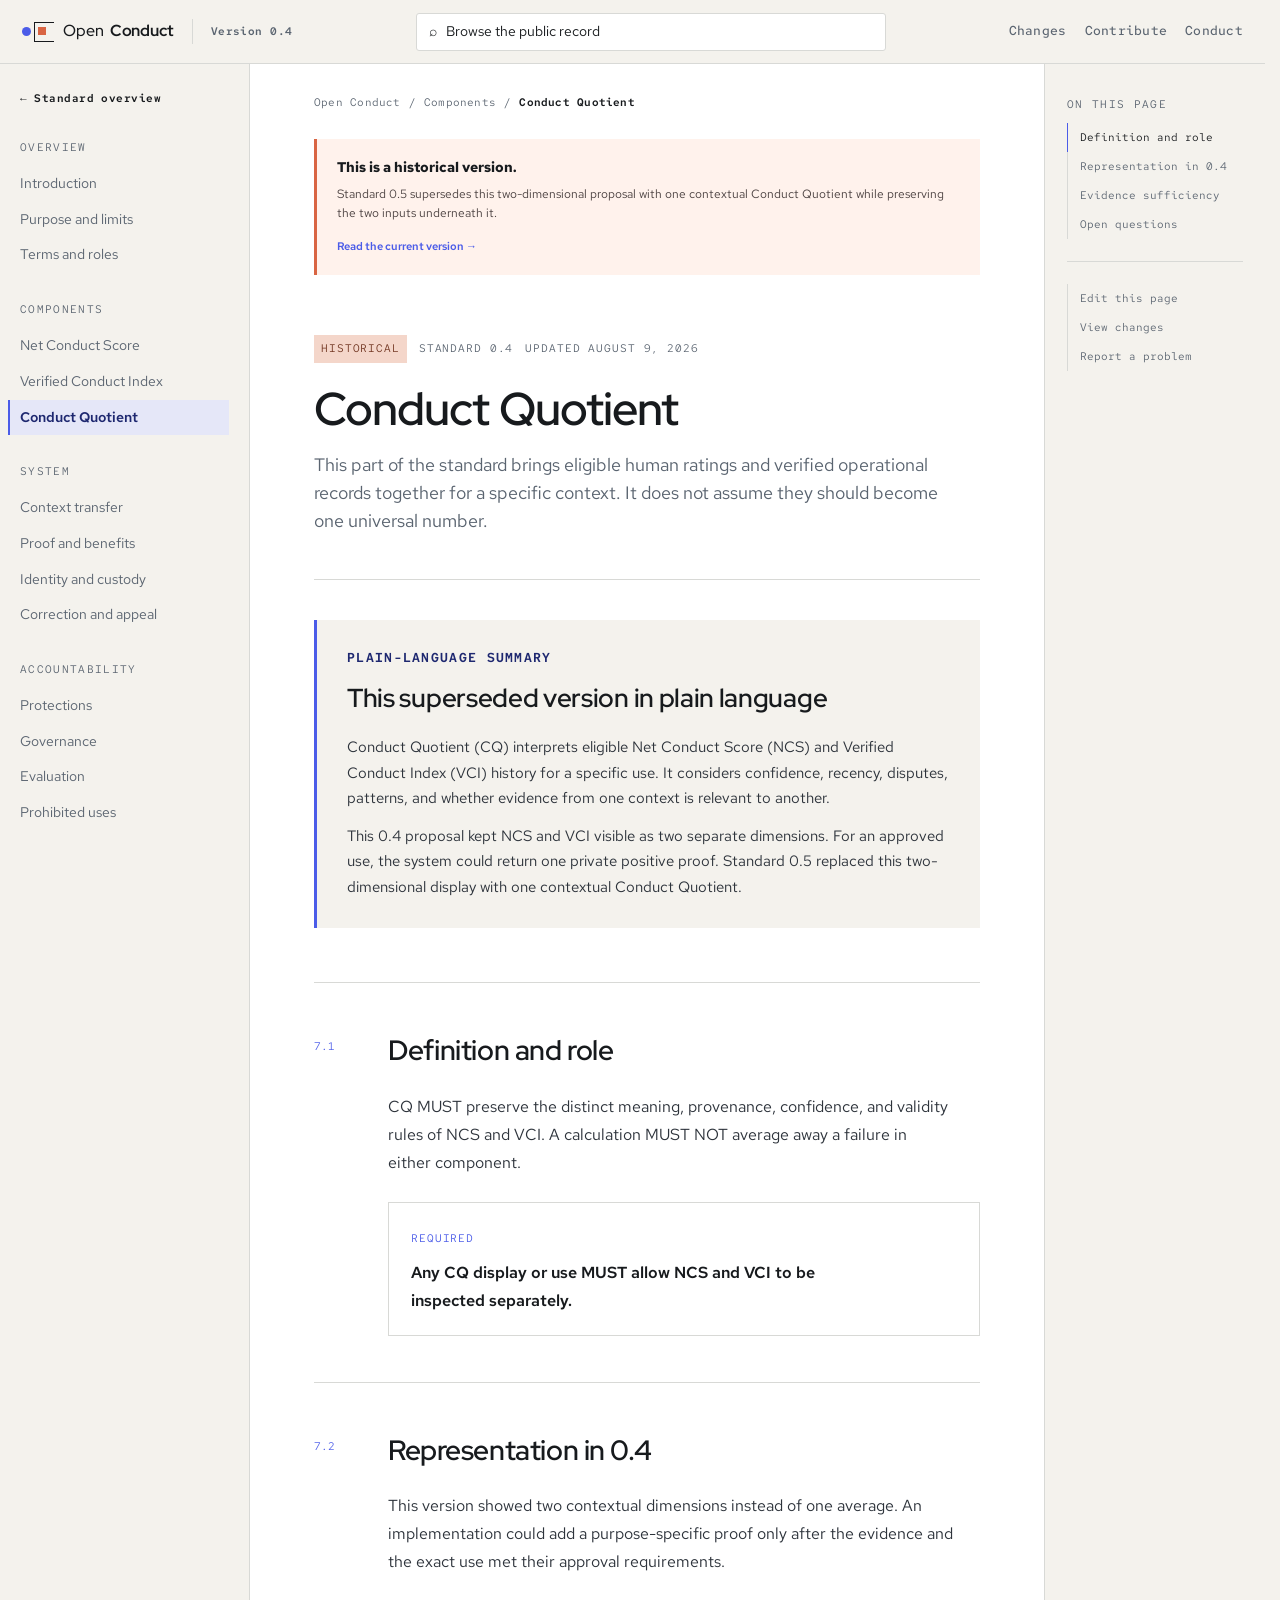
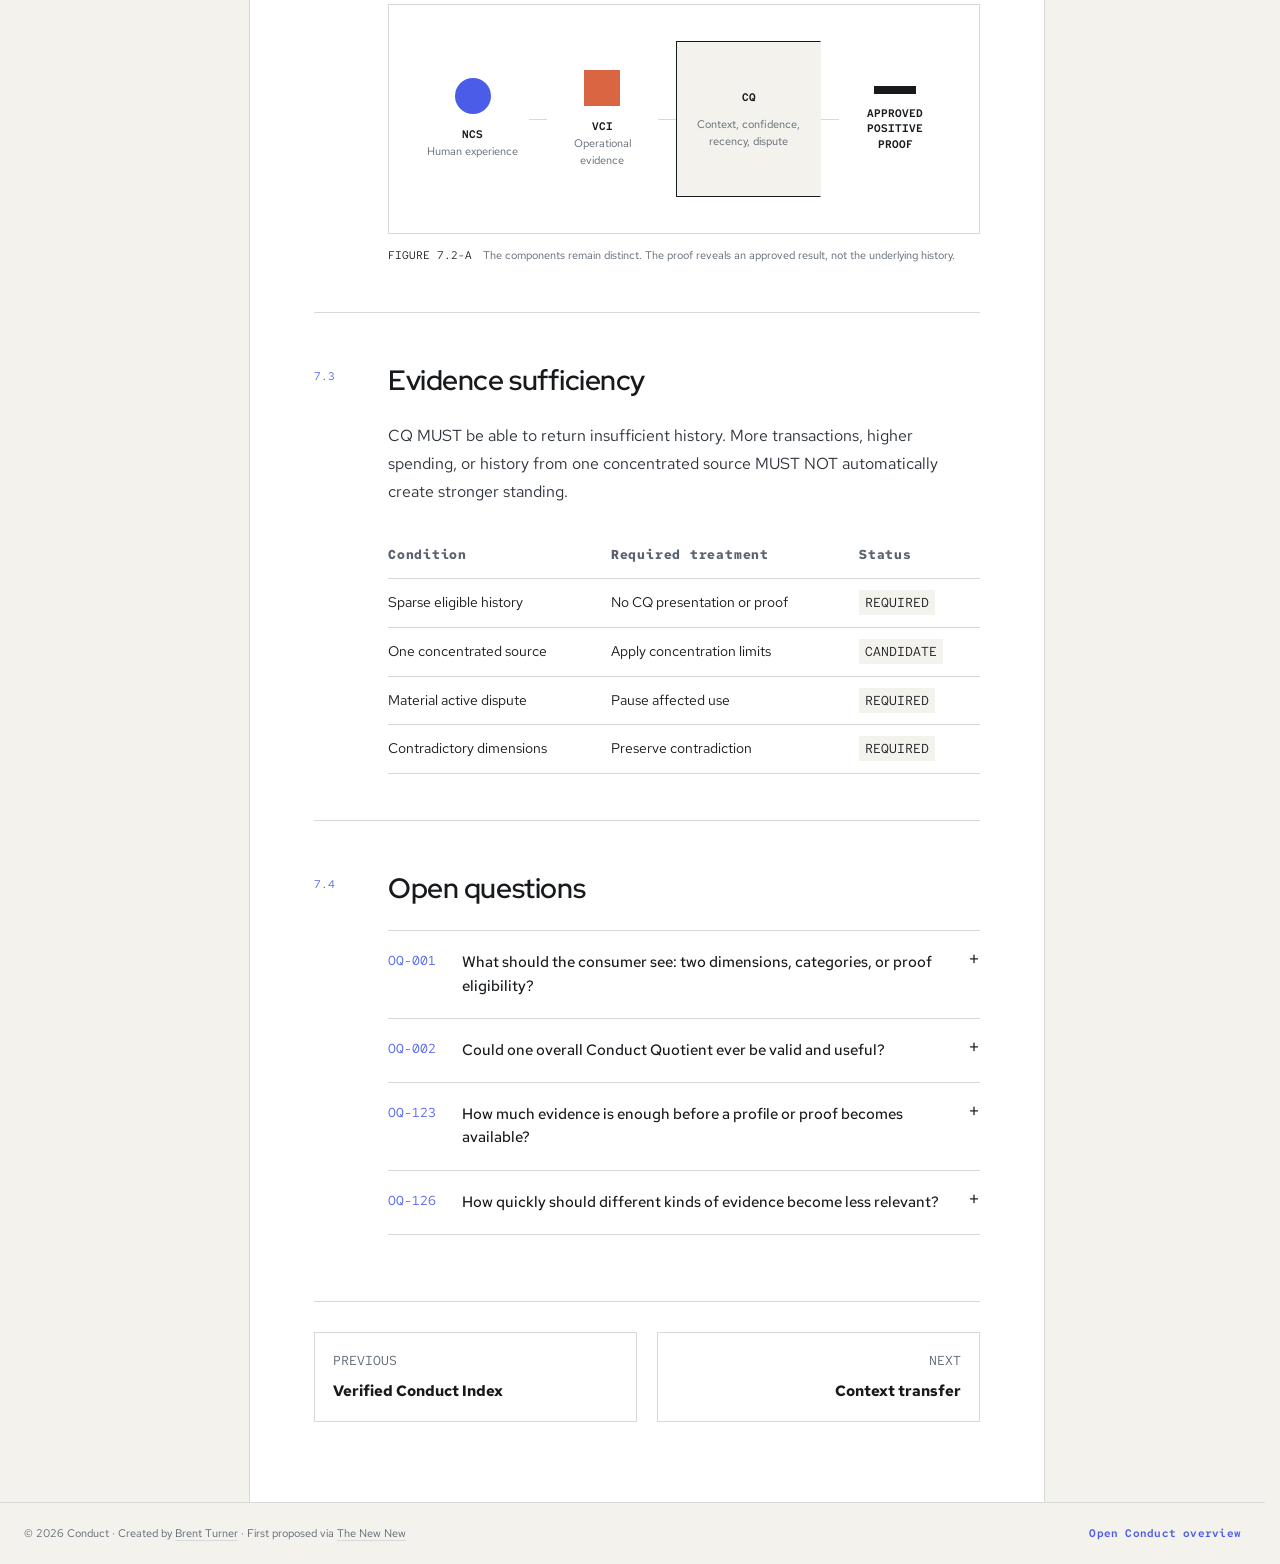
<file: standard/0.4/conduct-quotient/index.html>
<!DOCTYPE html>
<html lang="en">
<head>
  <meta charset="utf-8">
  <meta name="viewport" content="width=device-width, initial-scale=1">
  <title>Conduct Quotient — Historical Standard 0.4 | Open Conduct</title>
  <meta name="description" content="The historical 0.4 proposal for interpreting eligible NCS and VCI history in context.">
  <meta name="robots" content="noindex,follow">
  <meta name="theme-color" content="#f4f2ed">
  <meta name="color-scheme" content="light dark">
  <link rel="canonical" href="https://openconduct.org/standard/0.4/conduct-quotient/">
  <link rel="stylesheet" href="../../../assets/site.css">
  <link rel="icon" href="../../../favicon.ico" sizes="32x32">
  <link rel="icon" href="../../../favicon.svg" type="image/svg+xml">
  <link rel="apple-touch-icon" href="../../../apple-touch-icon.png">
  <link rel="manifest" href="../../../site.webmanifest">
  <meta property="og:type" content="article">
  <meta property="og:locale" content="en_US">
  <meta property="og:site_name" content="Open Conduct">
  <meta property="og:title" content="Conduct Quotient — Historical Standard 0.4 | Open Conduct">
  <meta property="og:description" content="The historical 0.4 proposal for interpreting eligible NCS and VCI history in context.">
  <meta property="og:url" content="https://openconduct.org/standard/0.4/conduct-quotient/">
  <meta property="og:image" content="https://openconduct.org/og.png">
  <meta property="og:image:width" content="1200">
  <meta property="og:image:height" content="630">
  <meta property="og:image:alt" content="Good conduct should count. Conduct and Open Conduct.">
  <meta name="twitter:card" content="summary_large_image">
  <meta name="twitter:title" content="Conduct Quotient — Historical Standard 0.4 | Open Conduct">
  <meta name="twitter:description" content="The historical 0.4 proposal for interpreting eligible NCS and VCI history in context.">
  <meta name="twitter:image" content="https://openconduct.org/og.png">
  <script type="application/ld+json">
  {"@context":"https://schema.org","@graph":[{"@type":"WebSite","@id":"https://openconduct.org/#website","url":"https://openconduct.org/","name":"Open Conduct","inLanguage":"en-US"},{"@type":"Person","@id":"https://brentturner.is/#person","name":"Brent Turner","url":"https://brentturner.is/"},{"@type":"TechArticle","@id":"https://openconduct.org/standard/0.4/conduct-quotient/#page","url":"https://openconduct.org/standard/0.4/conduct-quotient/","name":"Conduct Quotient — Historical Standard 0.4 | Open Conduct","description":"The historical 0.4 proposal for interpreting eligible NCS and VCI history in context.","isPartOf":{"@id":"https://openconduct.org/#website"},"author":{"@id":"https://brentturner.is/#person"},"inLanguage":"en-US","dateModified":"2026-08-23"}]}
  </script>
</head>
<body>
  <main class="docs-site">
    <a class="skip-link" href="#spec-main">Skip to specification</a>
    <header class="docs-header">
      <a class="docs-wordmark" href="../../../"><span class="docs-mark" aria-hidden="true"><i></i><b></b></span><span><em>Open</em> Conduct</span></a><span class="docs-divider"></span><span class="version-button">Version 0.4</span><a class="docs-search" href="../../../library/"><span aria-hidden="true">⌕</span><span>Browse the public record</span></a>
      <nav aria-label="Documentation utilities">
        <a href="#changes">Changes</a><a href="../../../contribute/">Contribute</a><a href="https://conduct.is/">Conduct</a>
      </nav>
    </header>
    <div class="docs-layout">
      <aside class="docs-sidebar" aria-label="Specification navigation">
        <a class="sidebar-overview" href="../../../">← Standard overview</a>
        <div class="sidebar-group">
          <p>OVERVIEW</p><a href="../../../downloads/open-conduct-v0.5-public-record/01-working-specification.md">Introduction</a><a href="../../../downloads/open-conduct-v0.5-public-record/01-working-specification.md">Purpose and limits</a><a href="../../../downloads/open-conduct-v0.5-public-record/01-working-specification.md">Terms and roles</a>
        </div>
        <div class="sidebar-group">
          <p>COMPONENTS</p><a href="../../../downloads/open-conduct-v0.5-public-record/01-working-specification.md">Net Conduct Score</a><a href="../../../downloads/open-conduct-v0.5-public-record/01-working-specification.md">Verified Conduct Index</a><a class="is-current" href="#spec-main">Conduct Quotient</a>
        </div>
        <div class="sidebar-group">
          <p>SYSTEM</p><a href="../../../downloads/open-conduct-v0.5-public-record/01-working-specification.md">Context transfer</a><a href="../../../downloads/open-conduct-v0.5-public-record/01-working-specification.md">Proof and benefits</a><a href="../../../downloads/open-conduct-v0.5-public-record/01-working-specification.md">Identity and custody</a><a href="../../../downloads/open-conduct-v0.5-public-record/01-working-specification.md">Correction and appeal</a>
        </div>
        <div class="sidebar-group">
          <p>ACCOUNTABILITY</p><a href="../../../downloads/open-conduct-v0.5-public-record/01-working-specification.md">Protections</a><a href="../../../downloads/open-conduct-v0.5-public-record/01-working-specification.md">Governance</a><a href="../../../downloads/open-conduct-v0.5-public-record/01-working-specification.md">Evaluation</a><a href="../../../downloads/open-conduct-v0.5-public-record/01-working-specification.md">Prohibited uses</a>
        </div>
      </aside>
      <article class="spec-article" id="spec-main">
        <nav class="breadcrumbs" aria-label="Breadcrumb">
          <a href="../../../">Open Conduct</a><span>/</span><a href="../../../downloads/open-conduct-v0.5-public-record/01-working-specification.md">Components</a><span>/</span><strong>Conduct Quotient</strong>
        </nav>
        <div class="historical-notice">
          <strong>This is a historical version.</strong>
          <p>Standard 0.5 supersedes this two-dimensional proposal with one contextual Conduct Quotient while preserving the two inputs underneath it.</p><a href="../../0.5/conduct-quotient/">Read the current version <span aria-hidden="true">→</span></a>
        </div>
        <header class="spec-title-block">
          <div class="spec-status-row">
            <span class="status-badge historical">HISTORICAL</span><span>STANDARD 0.4</span><span>UPDATED AUGUST 9, 2026</span>
          </div>
          <h1>Conduct Quotient</h1>
          <p class="spec-dek">This part of the standard brings eligible human ratings and verified operational records together for a specific context. It does not assume they should become one universal number.</p>
        </header>
        <section class="plain-summary" aria-labelledby="summary-title">
          <p class="document-type">PLAIN-LANGUAGE SUMMARY</p>
          <h2 id="summary-title">This superseded version in plain language</h2>
          <p>Conduct Quotient (CQ) interprets eligible Net Conduct Score (NCS) and Verified Conduct Index (VCI) history for a specific use. It considers confidence, recency, disputes, patterns, and whether evidence from one context is relevant to another.</p>
          <p>This 0.4 proposal kept NCS and VCI visible as two separate dimensions. For an approved use, the system could return one private positive proof. Standard 0.5 replaced this two-dimensional display with one contextual Conduct Quotient.</p>
        </section>
        <section class="spec-section" id="definition">
          <div class="section-number">
            7.1
          </div>
          <div>
            <h2>Definition and role</h2>
            <p>CQ MUST preserve the distinct meaning, provenance, confidence, and validity rules of NCS and VCI. A calculation MUST NOT average away a failure in either component.</p>
            <div class="normative-rule">
              <span>REQUIRED</span>
              <p>Any CQ display or use MUST allow NCS and VCI to be inspected separately.</p>
            </div>
          </div>
        </section>
        <section class="spec-section" id="representation">
          <div class="section-number">
            7.2
          </div>
          <div>
            <h2>Representation in 0.4</h2>
            <p>This version showed two contextual dimensions instead of one average. An implementation could add a purpose-specific proof only after the evidence and the exact use met their approval requirements.</p>
            <div class="spec-figure" role="img" aria-label="NCS human experience and VCI operational evidence remain separate inside a contextual CQ frame, which can produce one limited proof.">
              <div class="figure-input input-human">
                <i></i> <span>NCS<br>
                <small>Human experience</small></span>
              </div>
              <div class="figure-input input-record">
                <i></i> <span>VCI<br>
                <small>Operational evidence</small></span>
              </div>
              <div class="figure-context">
                <span>CQ</span><small>Context, confidence,<br>
                recency, dispute</small>
              </div>
              <div class="figure-output">
                <i></i><span>APPROVED<br>
                POSITIVE PROOF</span>
              </div>
            </div>
            <p class="figure-caption"><span>FIGURE 7.2-A</span> The components remain distinct. The proof reveals an approved result, not the underlying history.</p>
          </div>
        </section>
        <section class="spec-section" id="sufficiency">
          <div class="section-number">
            7.3
          </div>
          <div>
            <h2>Evidence sufficiency</h2>
            <p>CQ MUST be able to return insufficient history. More transactions, higher spending, or history from one concentrated source MUST NOT automatically create stronger standing.</p>
            <table>
              <thead>
                <tr>
                  <th>Condition</th>
                  <th>Required treatment</th>
                  <th>Status</th>
                </tr>
              </thead>
              <tbody>
                <tr>
                  <td>Sparse eligible history</td>
                  <td>No CQ presentation or proof</td>
                  <td><span class="table-status">REQUIRED</span></td>
                </tr>
                <tr>
                  <td>One concentrated source</td>
                  <td>Apply concentration limits</td>
                  <td><span class="table-status">CANDIDATE</span></td>
                </tr>
                <tr>
                  <td>Material active dispute</td>
                  <td>Pause affected use</td>
                  <td><span class="table-status">REQUIRED</span></td>
                </tr>
                <tr>
                  <td>Contradictory dimensions</td>
                  <td>Preserve contradiction</td>
                  <td><span class="table-status">REQUIRED</span></td>
                </tr>
              </tbody>
            </table>
          </div>
        </section>
        <section class="spec-section" id="open-questions">
          <div class="section-number">
            7.4
          </div>
          <div>
            <h2>Open questions</h2>
            <div class="question-list">
              <details>
                <summary>
                  <span>OQ-001</span><strong>What should the consumer see: two dimensions, categories, or proof eligibility?</strong><b>+</b>
                </summary>
                <div>
                  <p>This version kept human experience and verified records separate. Research still needs to determine whether numbers, categories, explanations, or proof availability are easiest to understand without creating false precision.</p><a href="../../../contribute/">Respond to this question <span aria-hidden="true">→</span></a>
                </div>
              </details>
              <details>
                <summary>
                  <span>OQ-002</span><strong>Could one overall Conduct Quotient ever be valid and useful?</strong><b>+</b>
                </summary>
                <div>
                  <p>The initial system does not use one overall number. A combined result would advance only if evidence showed that it added understanding without allowing strength in one component to hide weakness in the other.</p><a href="../../../contribute/">Respond to this question <span aria-hidden="true">→</span></a>
                </div>
              </details>
              <details>
                <summary>
                  <span>OQ-123</span><strong>How much evidence is enough before a profile or proof becomes available?</strong><b>+</b>
                </summary>
                <div>
                  <p>The threshold must consider eligible interactions, independent sources, participation, concentration, and uncertainty, rather than transaction volume alone. The exact requirements remain an empirical question.</p><a href="../../../contribute/">Respond to this question <span aria-hidden="true">→</span></a>
                </div>
              </details>
              <details>
                <summary>
                  <span>OQ-126</span><strong>How quickly should different kinds of evidence become less relevant?</strong><b>+</b>
                </summary>
                <div>
                  <p>A human response, a routine fulfilled responsibility, and a resolved material event may need different treatment over time. Research must test recency rules, recovery, and the risk of making old history permanent.</p><a href="../../../contribute/">Respond to this question <span aria-hidden="true">→</span></a>
                </div>
              </details>
            </div>
          </div>
        </section><span class="anchor-target" id="changes"></span>
        <footer class="spec-footer-nav" id="related">
          <a href="../../../downloads/open-conduct-v0.5-public-record/01-working-specification.md"><span>PREVIOUS</span><strong>Verified Conduct Index</strong></a><a href="../../../downloads/open-conduct-v0.5-public-record/01-working-specification.md"><span>NEXT</span><strong>Context transfer</strong></a>
        </footer>
      </article>
      <aside class="page-toc" aria-label="On this page">
        <p>ON THIS PAGE</p><a class="is-active" href="#definition">Definition and role</a><a href="#representation">Representation in 0.4</a><a href="#sufficiency">Evidence sufficiency</a><a href="#open-questions">Open questions</a>
        <hr>
        <a href="../../../contribute/">Edit this page</a><a href="#changes">View changes</a><a href="../../../contribute/">Report a problem</a>
      </aside>
    </div>
    <footer class="docs-footer">
      <p>© 2026 Conduct · Created by <a href="https://brentturner.is">Brent Turner</a> · First proposed via <a href="https://thenewnew.is/p/conduct-quotient-cq-net-conduct-score-ncs">The New New</a></p><a href="../../../">Open Conduct overview</a>
    </footer>
  </main>
</body>
</html>
</file>
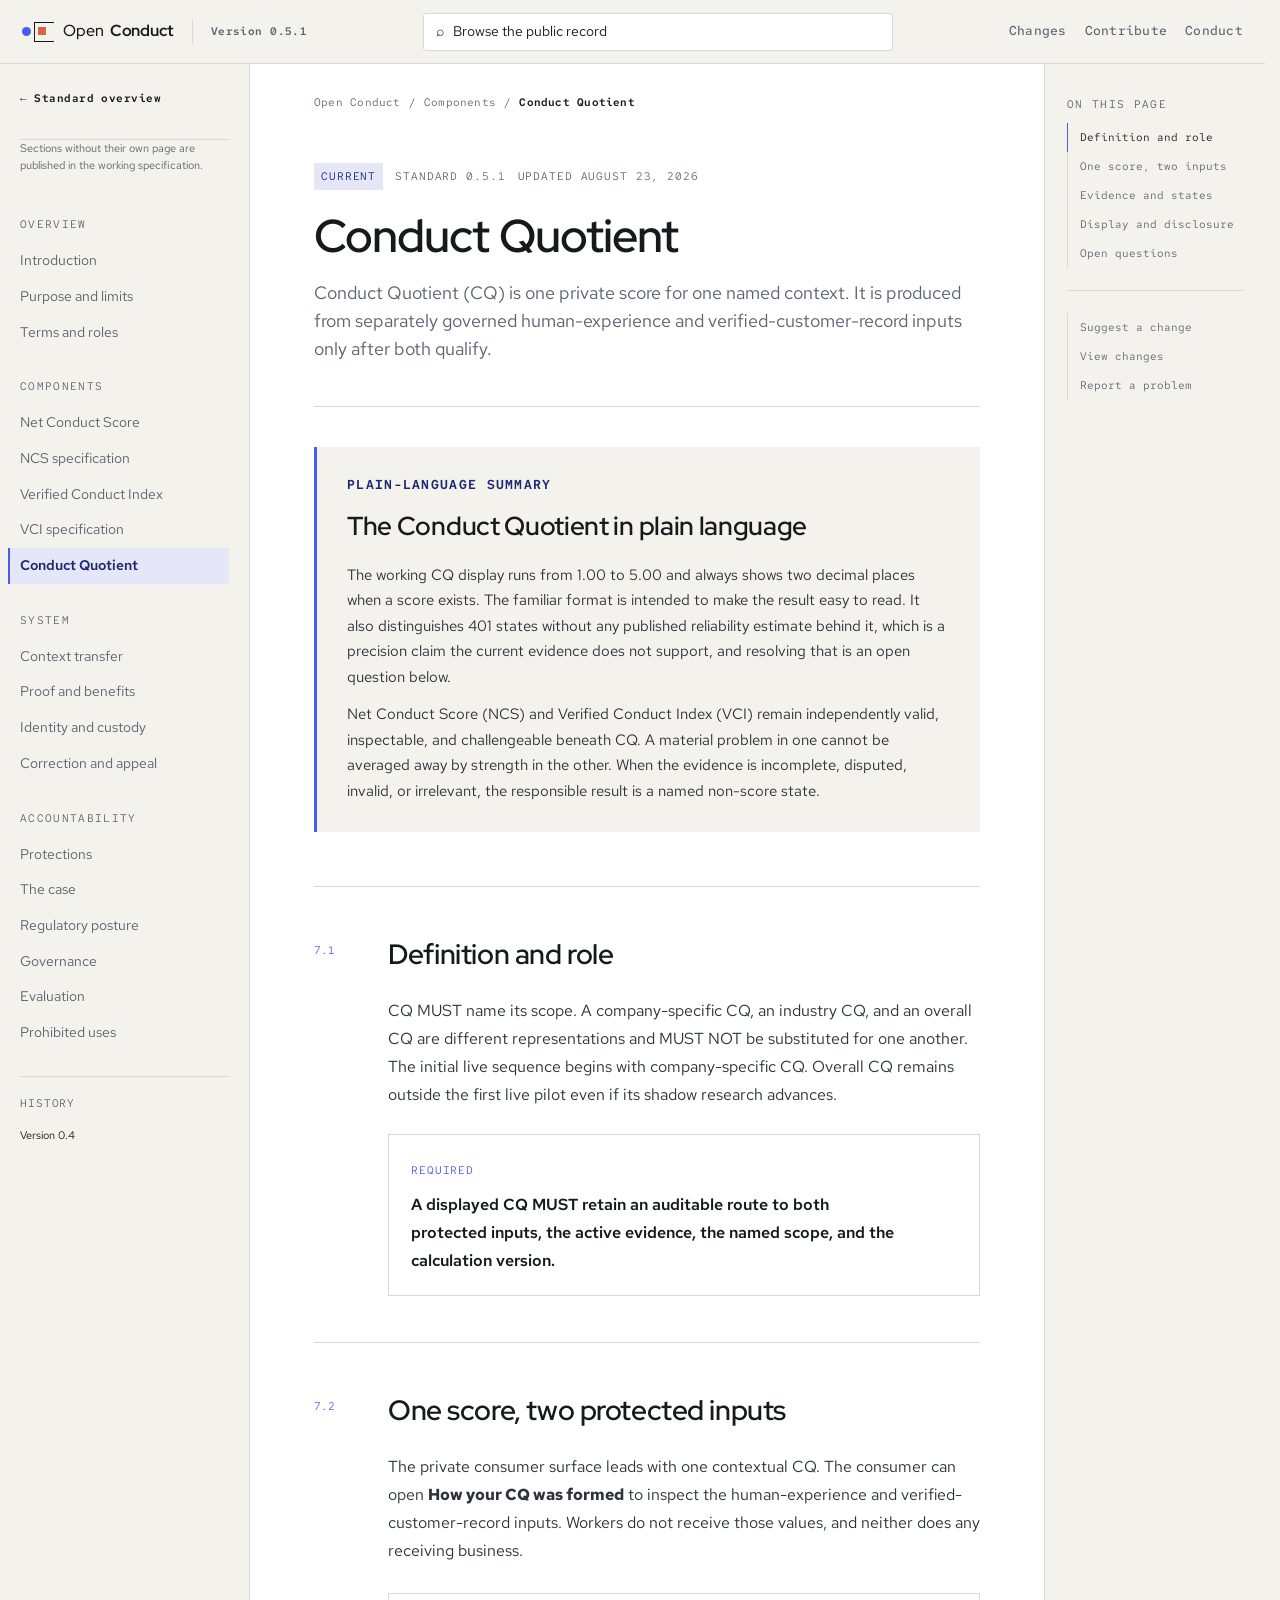
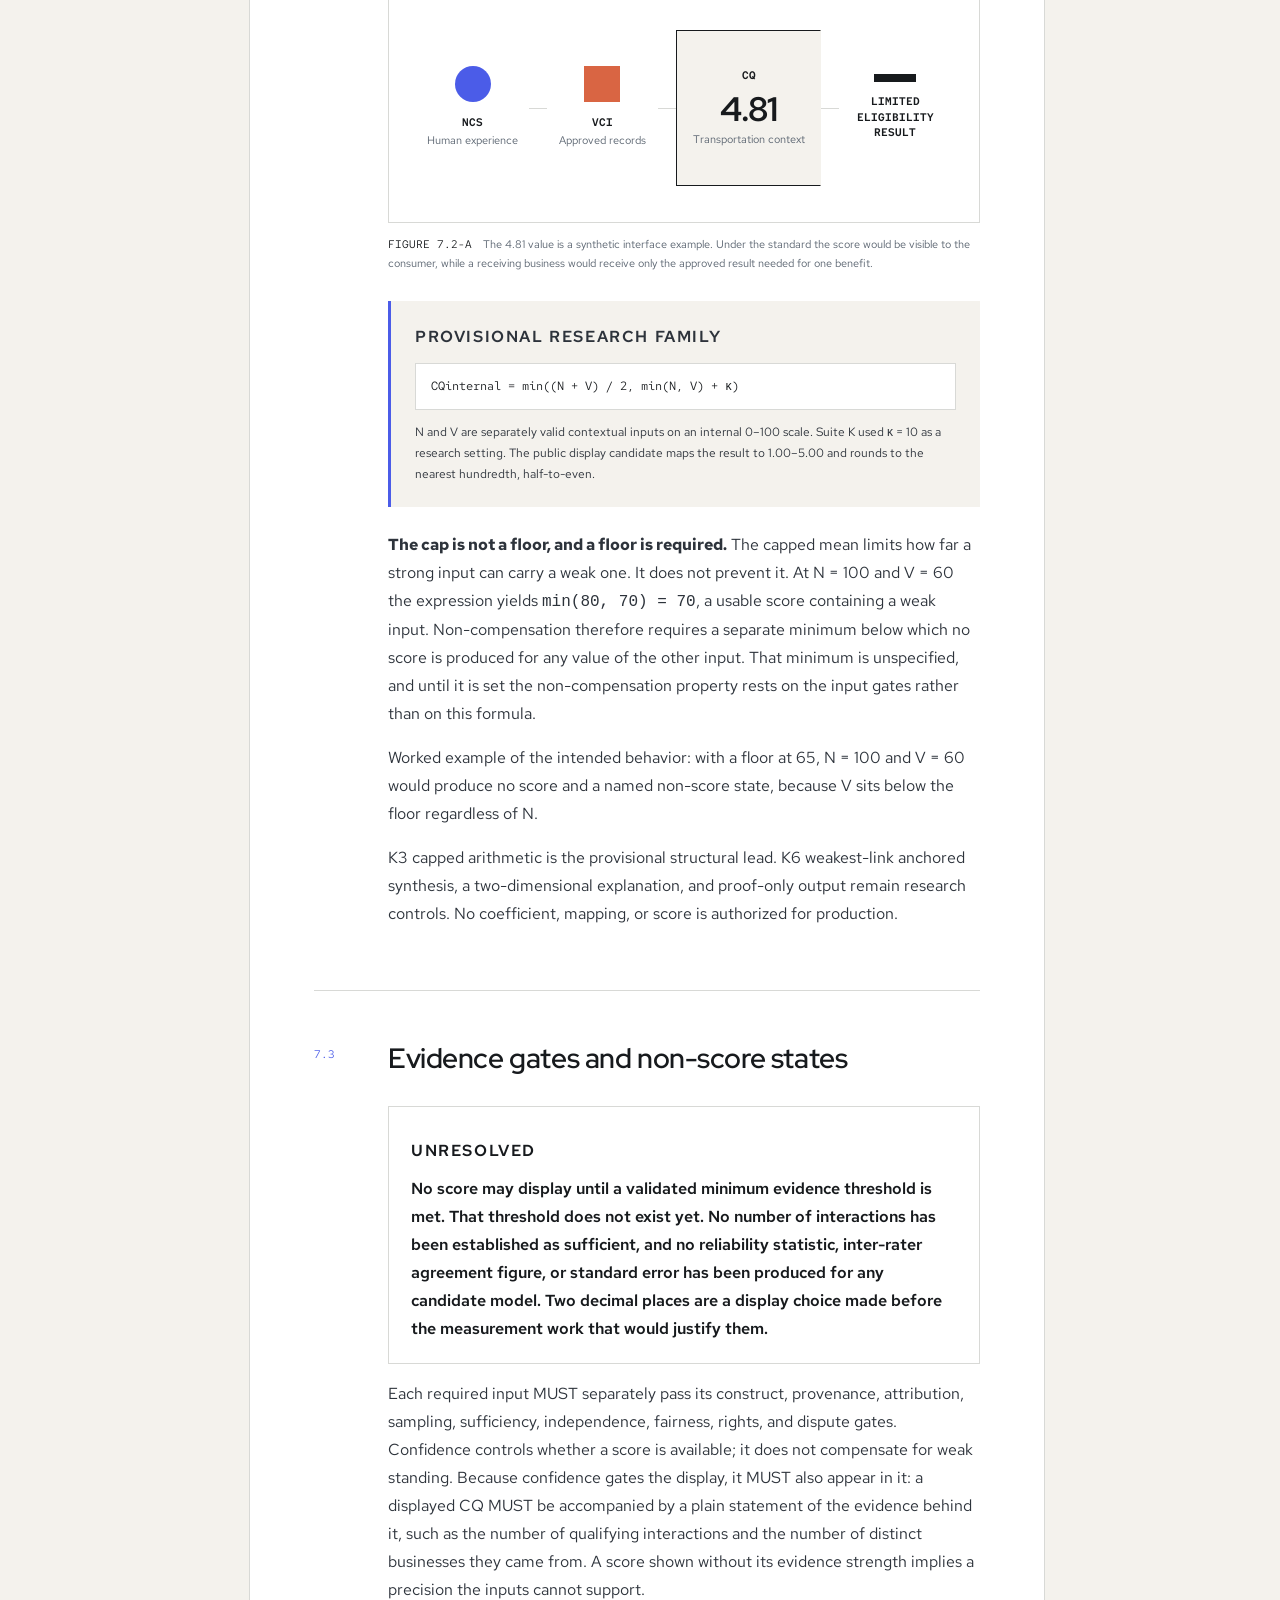
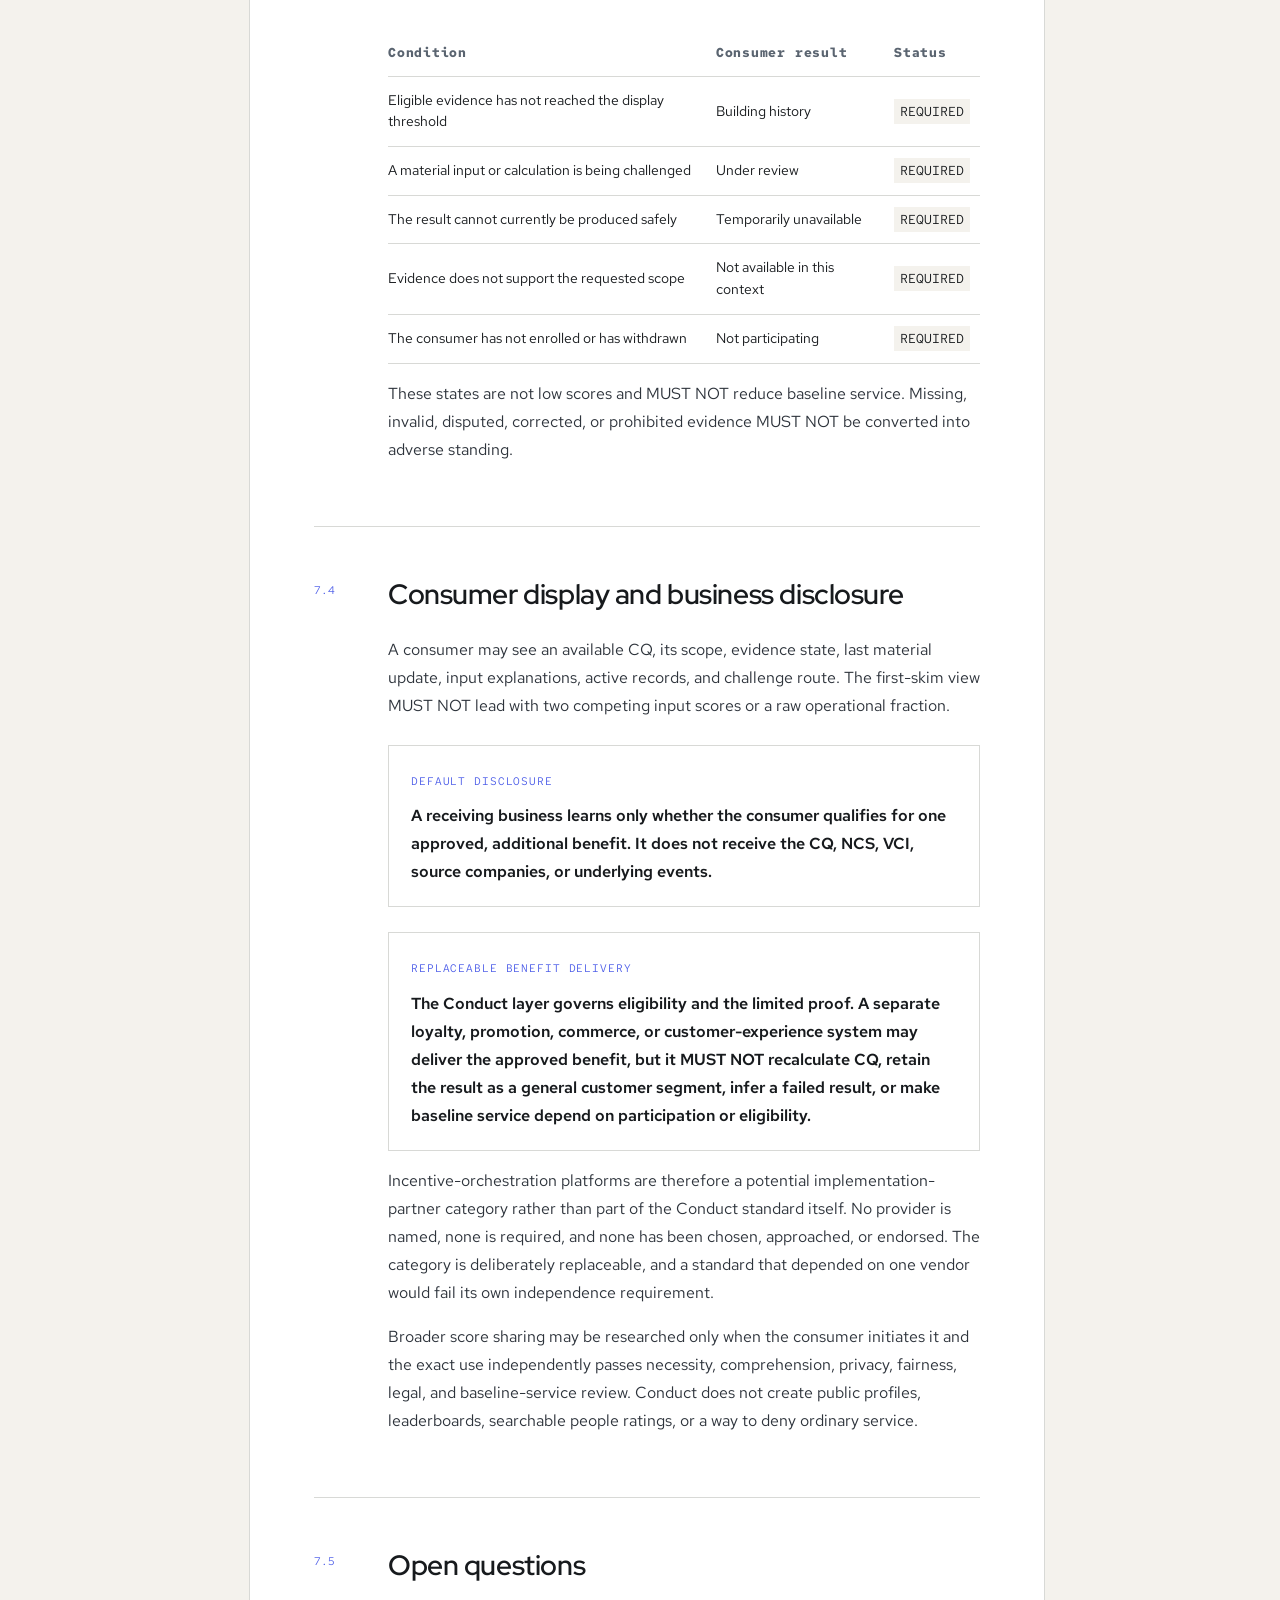
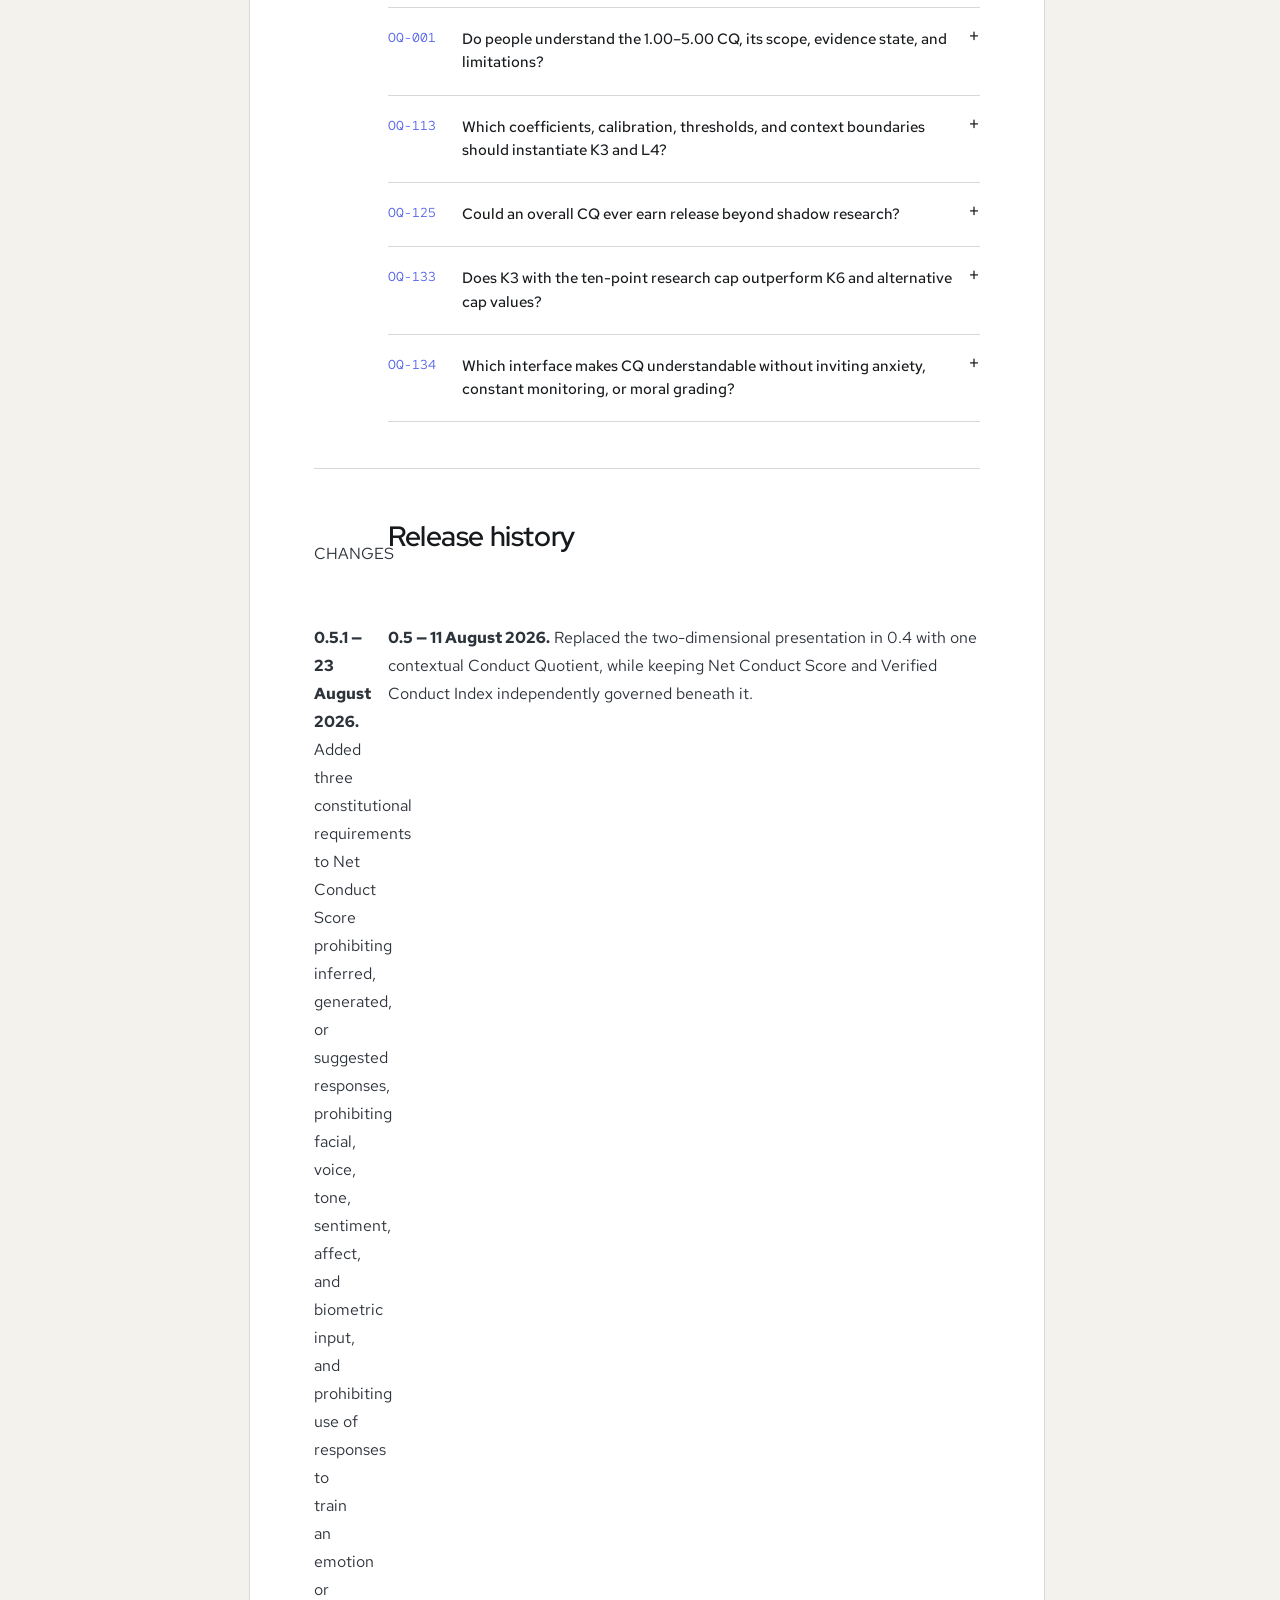
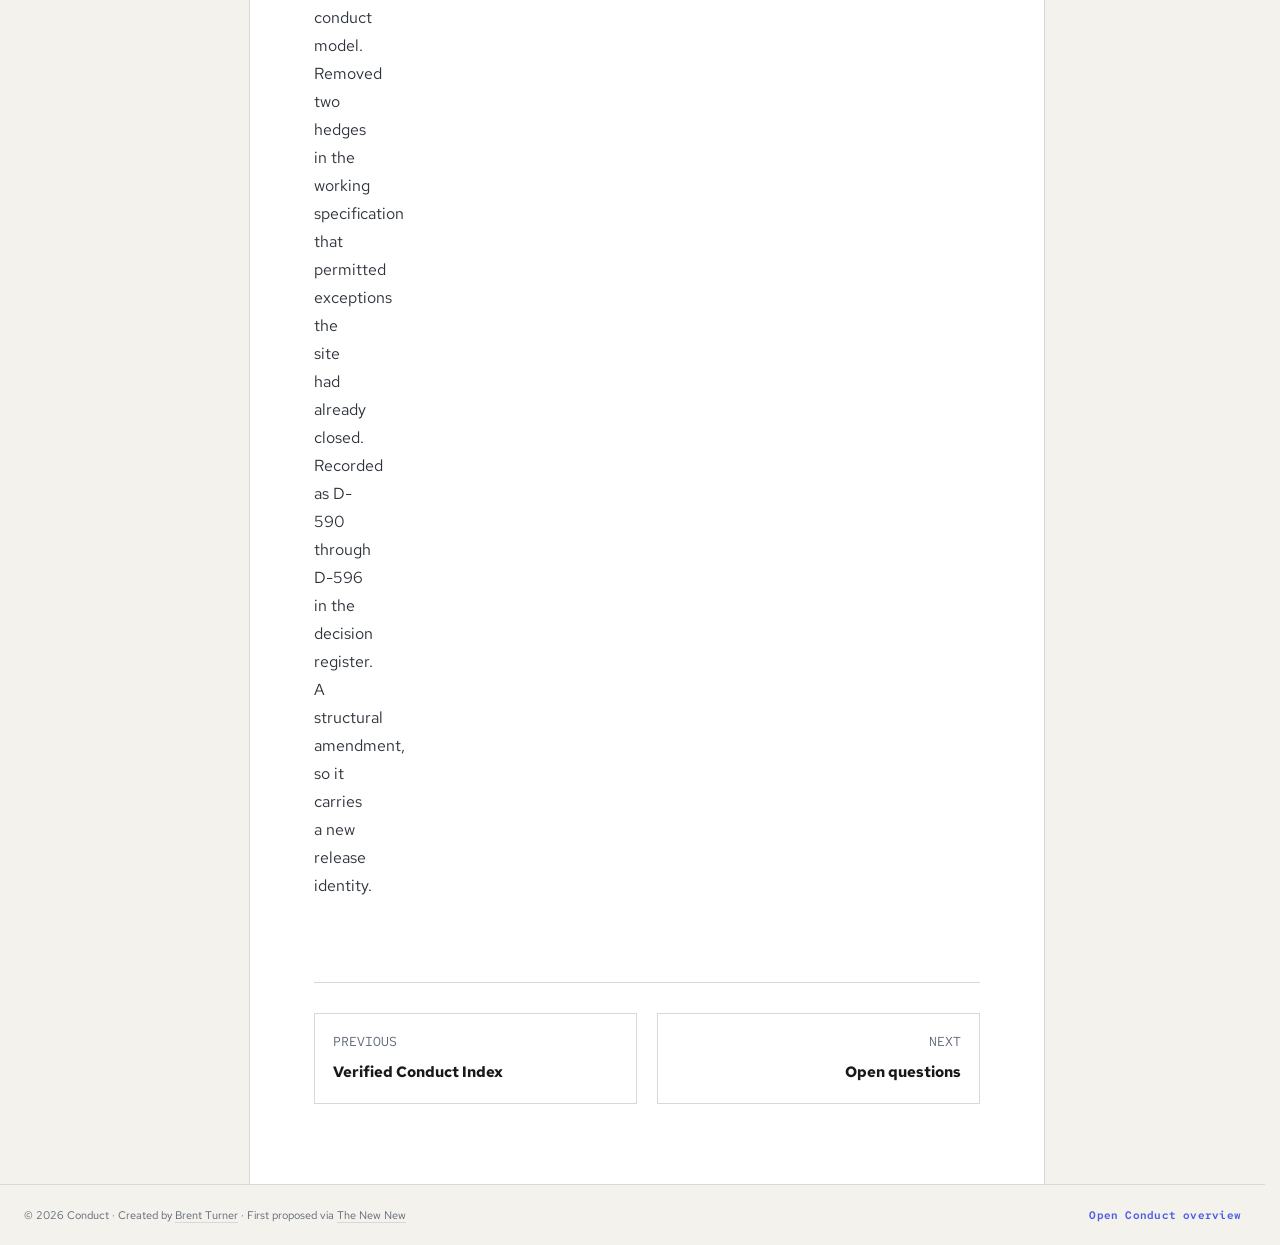
<file: standard/0.5/conduct-quotient/index.html>
<!DOCTYPE html>
<html lang="en">
<head>
  <meta charset="utf-8">
  <meta name="viewport" content="width=device-width, initial-scale=1">
  <title>Conduct Quotient — Standard 0.5 | Open Conduct</title>
  <meta name="description" content="The current proposal for producing one contextual Conduct Quotient from independently governed NCS and VCI inputs.">
  <meta name="robots" content="index,follow,max-image-preview:large,max-snippet:-1,max-video-preview:-1">
  <meta name="theme-color" content="#f4f2ed">
  <meta name="color-scheme" content="light dark">
  <link rel="canonical" href="https://openconduct.org/standard/0.5/conduct-quotient/">
  <link rel="stylesheet" href="../../../assets/site.css">
  <link rel="icon" href="../../../favicon.ico" sizes="32x32">
  <link rel="icon" href="../../../favicon.svg" type="image/svg+xml">
  <link rel="apple-touch-icon" href="../../../apple-touch-icon.png">
  <link rel="manifest" href="../../../site.webmanifest">
  <meta property="og:type" content="article">
  <meta property="og:locale" content="en_US">
  <meta property="og:site_name" content="Open Conduct">
  <meta property="og:title" content="Conduct Quotient — Standard 0.5 | Open Conduct">
  <meta property="og:description" content="The current proposal for producing one contextual Conduct Quotient from independently governed NCS and VCI inputs.">
  <meta property="og:url" content="https://openconduct.org/standard/0.5/conduct-quotient/">
  <meta property="og:image" content="https://openconduct.org/og.png">
  <meta property="og:image:width" content="1200">
  <meta property="og:image:height" content="630">
  <meta property="og:image:alt" content="Good conduct should count. Conduct and Open Conduct.">
  <meta name="twitter:card" content="summary_large_image">
  <meta name="twitter:title" content="Conduct Quotient — Standard 0.5 | Open Conduct">
  <meta name="twitter:description" content="The current proposal for producing one contextual Conduct Quotient from independently governed NCS and VCI inputs.">
  <meta name="twitter:image" content="https://openconduct.org/og.png">
  <script type="application/ld+json">
  {"@context":"https://schema.org","@graph":[{"@type":"WebSite","@id":"https://openconduct.org/#website","url":"https://openconduct.org/","name":"Open Conduct","inLanguage":"en-US"},{"@type":"Person","@id":"https://brentturner.is/#person","name":"Brent Turner","url":"https://brentturner.is/"},{"@type":"TechArticle","@id":"https://openconduct.org/standard/0.5/conduct-quotient/#page","url":"https://openconduct.org/standard/0.5/conduct-quotient/","name":"Conduct Quotient — Standard 0.5 | Open Conduct","description":"The current proposal for producing one contextual Conduct Quotient from independently governed NCS and VCI inputs.","isPartOf":{"@id":"https://openconduct.org/#website"},"author":{"@id":"https://brentturner.is/#person"},"inLanguage":"en-US","dateModified":"2026-08-23"}]}
  </script>
</head>
<body>
  <main class="docs-site">
    <a class="skip-link" href="#spec-main">Skip to specification</a>
    <header class="docs-header">
      <a class="docs-wordmark" href="../../../"><span class="docs-mark" aria-hidden="true"><i></i><b></b></span><span><em>Open</em> Conduct</span></a><span class="docs-divider"></span><span class="version-button">Version 0.5.1</span><a class="docs-search" href="../../../library/"><span aria-hidden="true">⌕</span><span>Browse the public record</span></a>
      <nav aria-label="Documentation utilities">
        <a href="#changes">Changes</a><a href="../../../contribute/">Contribute</a><a href="https://conduct.is/">Conduct</a>
      </nav>
    </header>
    <div class="docs-layout">
      <aside class="docs-sidebar" aria-label="Specification navigation">
        <a class="sidebar-overview" href="../../../">← Standard overview</a>
        <p class="fine-print" style="padding: 0 0 14px;">Sections without their own page are published in the working specification.</p>
        <div class="sidebar-group">
          <p>OVERVIEW</p><a href="../../../downloads/open-conduct-v0.5-public-record/01-working-specification.md">Introduction</a><a href="../../../downloads/open-conduct-v0.5-public-record/01-working-specification.md">Purpose and limits</a><a href="../../../downloads/open-conduct-v0.5-public-record/01-working-specification.md">Terms and roles</a>
        </div>
        <div class="sidebar-group">
          <p>COMPONENTS</p><a href="../../../netconductscore/">Net Conduct Score</a><a href="../net-conduct-score/">NCS specification</a><a href="../../../verifiedconductindex/">Verified Conduct Index</a><a href="../verified-conduct-index/">VCI specification</a><a class="is-current" href="#spec-main">Conduct Quotient</a>
        </div>
        <div class="sidebar-group">
          <p>SYSTEM</p><a href="../../../downloads/open-conduct-v0.5-public-record/01-working-specification.md">Context transfer</a><a href="../../../downloads/open-conduct-v0.5-public-record/01-working-specification.md">Proof and benefits</a><a href="../../../downloads/open-conduct-v0.5-public-record/01-working-specification.md">Identity and custody</a><a href="../../../downloads/open-conduct-v0.5-public-record/01-working-specification.md">Correction and appeal</a>
        </div>
        <div class="sidebar-group">
          <p>ACCOUNTABILITY</p><a href="../../../protections/">Protections</a><a href="../../../case-for-conduct/">The case</a><a href="../../../regulatory-posture/">Regulatory posture</a><a href="../../../status/#governance">Governance</a><a href="../../../library/#research">Evaluation</a><a href="../../../protections/">Prohibited uses</a>
        </div>
        <div class="sidebar-history">
          <p>HISTORY</p><a href="../../0.4/conduct-quotient/">Version 0.4</a>
        </div>
      </aside>
      <article class="spec-article" id="spec-main">
        <nav class="breadcrumbs" aria-label="Breadcrumb">
          <a href="../../../">Open Conduct</a><span>/</span><a href="../../../downloads/open-conduct-v0.5-public-record/01-working-specification.md">Components</a><span>/</span><strong>Conduct Quotient</strong>
        </nav>
        <header class="spec-title-block">
          <div class="spec-status-row">
            <span class="status-badge current">CURRENT</span><span>STANDARD 0.5.1</span><span>UPDATED AUGUST 23, 2026</span>
          </div>
          <h1>Conduct Quotient</h1>
          <p class="spec-dek">Conduct Quotient (CQ) is one private score for one named context. It is produced from separately governed human-experience and verified-customer-record inputs only after both qualify.</p>
        </header>
        <section class="plain-summary" aria-labelledby="summary-title">
          <p class="document-type">PLAIN-LANGUAGE SUMMARY</p>
          <h2 id="summary-title">The Conduct Quotient in plain language</h2>
          <p>The working CQ display runs from 1.00 to 5.00 and always shows two decimal places when a score exists. The familiar format is intended to make the result easy to read. It also distinguishes 401 states without any published reliability estimate behind it, which is a precision claim the current evidence does not support, and resolving that is an open question below.</p>
          <p>Net Conduct Score (NCS) and Verified Conduct Index (VCI) remain independently valid, inspectable, and challengeable beneath CQ. A material problem in one cannot be averaged away by strength in the other. When the evidence is incomplete, disputed, invalid, or irrelevant, the responsible result is a named non-score state.</p>
        </section>
        <section class="spec-section" id="definition">
          <div class="section-number">
            7.1
          </div>
          <div>
            <h2>Definition and role</h2>
            <p>CQ MUST name its scope. A company-specific CQ, an industry CQ, and an overall CQ are different representations and MUST NOT be substituted for one another. The initial live sequence begins with company-specific CQ. Overall CQ remains outside the first live pilot even if its shadow research advances.</p>
            <div class="normative-rule">
              <span>REQUIRED</span>
              <p>A displayed CQ MUST retain an auditable route to both protected inputs, the active evidence, the named scope, and the calculation version.</p>
            </div>
          </div>
        </section>
        <section class="spec-section" id="representation">
          <div class="section-number">
            7.2
          </div>
          <div>
            <h2>One score, two protected inputs</h2>
            <p>The private consumer surface leads with one contextual CQ. The consumer can open <strong>How your CQ was formed</strong> to inspect the human-experience and verified-customer-record inputs. Workers do not receive those values, and neither does any receiving business.</p>
            <div class="spec-figure" role="img" aria-label="Eligible Net Conduct Score and Verified Conduct Index inputs produce one contextual Conduct Quotient, which can support one limited eligibility result.">
              <div class="figure-input input-human">
                <i></i> <span>NCS<br>
                <small>Human experience</small></span>
              </div>
              <div class="figure-input input-record">
                <i></i> <span>VCI<br>
                <small>Approved records</small></span>
              </div>
              <div class="figure-context figure-context-score">
                <span>CQ</span><strong>4.81</strong><small>Transportation context</small>
              </div>
              <div class="figure-output">
                <i></i><span>LIMITED<br>
                ELIGIBILITY RESULT</span>
              </div>
            </div>
            <p class="figure-caption"><span>FIGURE 7.2-A</span> The 4.81 value is a synthetic interface example. Under the standard the score would be visible to the consumer, while a receiving business would receive only the approved result needed for one benefit.</p>
            <div class="formula-block">
              <p class="document-type">PROVISIONAL RESEARCH FAMILY</p><code>CQinternal = min((N + V) / 2, min(N, V) + κ)</code>
              <p>N and V are separately valid contextual inputs on an internal 0–100 scale. Suite K used κ = 10 as a research setting. The public display candidate maps the result to 1.00–5.00 and rounds to the nearest hundredth, half-to-even.</p>
            </div>
            <p><strong>The cap is not a floor, and a floor is required.</strong> The capped mean limits how far a strong input can carry a weak one. It does not prevent it. At N = 100 and V = 60 the expression yields <code>min(80, 70) = 70</code>, a usable score containing a weak input. Non-compensation therefore requires a separate minimum below which no score is produced for any value of the other input. That minimum is unspecified, and until it is set the non-compensation property rests on the input gates rather than on this formula.</p>
            <p>Worked example of the intended behavior: with a floor at 65, N = 100 and V = 60 would produce no score and a named non-score state, because V sits below the floor regardless of N.</p>
            <p>K3 capped arithmetic is the provisional structural lead. K6 weakest-link anchored synthesis, a two-dimensional explanation, and proof-only output remain research controls. No coefficient, mapping, or score is authorized for production.</p>
          </div>
        </section>
        <section class="spec-section" id="sufficiency">
          <div class="section-number">
            7.3
          </div>
          <div>
            <h2>Evidence gates and non-score states</h2>
          <div class="normative-rule">
            <p class="document-type">UNRESOLVED</p>
            <p>No score may display until a validated minimum evidence threshold is met. That threshold does not exist yet. No number of interactions has been established as sufficient, and no reliability statistic, inter-rater agreement figure, or standard error has been produced for any candidate model. Two decimal places are a display choice made before the measurement work that would justify them.</p>
          </div>
            <p>Each required input MUST separately pass its construct, provenance, attribution, sampling, sufficiency, independence, fairness, rights, and dispute gates. Confidence controls whether a score is available; it does not compensate for weak standing. Because confidence gates the display, it MUST also appear in it: a displayed CQ MUST be accompanied by a plain statement of the evidence behind it, such as the number of qualifying interactions and the number of distinct businesses they came from. A score shown without its evidence strength implies a precision the inputs cannot support.</p>
            <table>
              <thead>
                <tr>
                  <th>Condition</th>
                  <th>Consumer result</th>
                  <th>Status</th>
                </tr>
              </thead>
              <tbody>
                <tr>
                  <td>Eligible evidence has not reached the display threshold</td>
                  <td>Building history</td>
                  <td><span class="table-status">REQUIRED</span></td>
                </tr>
                <tr>
                  <td>A material input or calculation is being challenged</td>
                  <td>Under review</td>
                  <td><span class="table-status">REQUIRED</span></td>
                </tr>
                <tr>
                  <td>The result cannot currently be produced safely</td>
                  <td>Temporarily unavailable</td>
                  <td><span class="table-status">REQUIRED</span></td>
                </tr>
                <tr>
                  <td>Evidence does not support the requested scope</td>
                  <td>Not available in this context</td>
                  <td><span class="table-status">REQUIRED</span></td>
                </tr>
                <tr>
                  <td>The consumer has not enrolled or has withdrawn</td>
                  <td>Not participating</td>
                  <td><span class="table-status">REQUIRED</span></td>
                </tr>
              </tbody>
            </table>
            <p>These states are not low scores and MUST NOT reduce baseline service. Missing, invalid, disputed, corrected, or prohibited evidence MUST NOT be converted into adverse standing.</p>
          </div>
        </section>
        <section class="spec-section" id="disclosure">
          <div class="section-number">
            7.4
          </div>
          <div>
            <h2>Consumer display and business disclosure</h2>
            <p>A consumer may see an available CQ, its scope, evidence state, last material update, input explanations, active records, and challenge route. The first-skim view MUST NOT lead with two competing input scores or a raw operational fraction.</p>
            <div class="normative-rule">
              <span>DEFAULT DISCLOSURE</span>
              <p>A receiving business learns only whether the consumer qualifies for one approved, additional benefit. It does not receive the CQ, NCS, VCI, source companies, or underlying events.</p>
            </div>
            <div class="normative-rule">
              <span>REPLACEABLE BENEFIT DELIVERY</span>
              <p>The Conduct layer governs eligibility and the limited proof. A separate loyalty, promotion, commerce, or customer-experience system may deliver the approved benefit, but it MUST NOT recalculate CQ, retain the result as a general customer segment, infer a failed result, or make baseline service depend on participation or eligibility.</p>
            </div>
            <p>Incentive-orchestration platforms are therefore a potential implementation-partner category rather than part of the Conduct standard itself. No provider is named, none is required, and none has been chosen, approached, or endorsed. The category is deliberately replaceable, and a standard that depended on one vendor would fail its own independence requirement.</p>
            <p>Broader score sharing may be researched only when the consumer initiates it and the exact use independently passes necessity, comprehension, privacy, fairness, legal, and baseline-service review. Conduct does not create public profiles, leaderboards, searchable people ratings, or a way to deny ordinary service.</p>
          </div>
        </section>
        <section class="spec-section" id="open-questions">
          <div class="section-number">
            7.5
          </div>
          <div>
            <h2>Open questions</h2>
            <div class="question-list">
              <details>
                <summary>
                  <span>OQ-001</span><strong>Do people understand the 1.00–5.00 CQ, its scope, evidence state, and limitations?</strong><b>+</b>
                </summary>
                <div>
                  <p>The familiar format could improve comprehension while also importing false assumptions about precision, rank, and moral judgment. The display, persistence, and explanations require human testing.</p><a href="../../../contribute/">Respond to this question <span aria-hidden="true">→</span></a>
                </div>
              </details>
              <details>
                <summary>
                  <span>OQ-113</span><strong>Which coefficients, calibration, thresholds, and context boundaries should instantiate K3 and L4?</strong><b>+</b>
                </summary>
                <div>
                  <p>Suites K and L select structural families, not production parameters. Real-data replay, fairness analysis, human research, and independent review must determine whether any implementation advances.</p><a href="../../../contribute/">Respond to this question <span aria-hidden="true">→</span></a>
                </div>
              </details>
              <details>
                <summary>
                  <span>OQ-125</span><strong>Could an overall CQ ever earn release beyond shadow research?</strong><b>+</b>
                </summary>
                <div>
                  <p>An overall score is part of the long-term product ambition but excluded from the initial live pilot. It would need to preserve context differences, prevent dominance, improve understanding, and pass fairness, necessity, proportionality, and legal review.</p><a href="../../../contribute/">Respond to this question <span aria-hidden="true">→</span></a>
                </div>
              </details>
              <details>
                <summary>
                  <span>OQ-133</span><strong>Does K3 with the ten-point research cap outperform K6 and alternative cap values?</strong><b>+</b>
                </summary>
                <div>
                  <p>The comparison must examine real validity, fairness, stability, manipulation resistance, proxy artifacts, and explanation. The current cap is a research setting, not a production coefficient.</p><a href="../../../contribute/">Respond to this question <span aria-hidden="true">→</span></a>
                </div>
              </details>
              <details>
                <summary>
                  <span>OQ-134</span><strong>Which interface makes CQ understandable without inviting anxiety, constant monitoring, or moral grading?</strong><b>+</b>
                </summary>
                <div>
                  <p>The score, scope selector, input explanation, non-score states, and change history need comparative UX, language, accessibility, cross-cultural, and longitudinal research.</p><a href="../../../contribute/">Respond to this question <span aria-hidden="true">→</span></a>
                </div>
              </details>
            </div>
          </div>
        </section>
        <section class="spec-section" id="changes">
          <p class="section-number">CHANGES</p>
          <h2>Release history</h2>
          <p><strong>0.5.1 — 23 August 2026.</strong> Added three constitutional requirements to Net Conduct Score prohibiting inferred, generated, or suggested responses, prohibiting facial, voice, tone, sentiment, affect, and biometric input, and prohibiting use of responses to train an emotion or conduct model. Removed two hedges in the working specification that permitted exceptions the site had already closed. Recorded as D-590 through D-596 in the <a href="../../../downloads/open-conduct-v0.5-public-record/02-decision-register.md">decision register</a>. A structural amendment, so it carries a new release identity.</p>
          <p><strong>0.5 — 11 August 2026.</strong> Replaced the two-dimensional presentation in <a href="../../0.4/conduct-quotient/">0.4</a> with one contextual Conduct Quotient, while keeping Net Conduct Score and Verified Conduct Index independently governed beneath it.</p>
        </section>
        <footer class="spec-footer-nav" id="related">
          <a href="../verified-conduct-index/"><span>PREVIOUS</span><strong>Verified Conduct Index</strong></a><a href="#open-questions"><span>NEXT</span><strong>Open questions</strong></a>
        </footer>
      </article>
      <aside class="page-toc" aria-label="On this page">
        <p>ON THIS PAGE</p><a class="is-active" href="#definition">Definition and role</a><a href="#representation">One score, two inputs</a><a href="#sufficiency">Evidence and states</a><a href="#disclosure">Display and disclosure</a><a href="#open-questions">Open questions</a>
        <hr>
        <a href="../../../contribute/">Suggest a change</a><a href="#changes">View changes</a><a href="../../../contribute/">Report a problem</a>
      </aside>
    </div>
    <footer class="docs-footer">
      <p>© 2026 Conduct · Created by <a href="https://brentturner.is">Brent Turner</a> · First proposed via <a href="https://thenewnew.is/p/conduct-quotient-cq-net-conduct-score-ncs">The New New</a></p><a href="../../../">Open Conduct overview</a>
    </footer>
  </main>
</body>
</html>
</file>
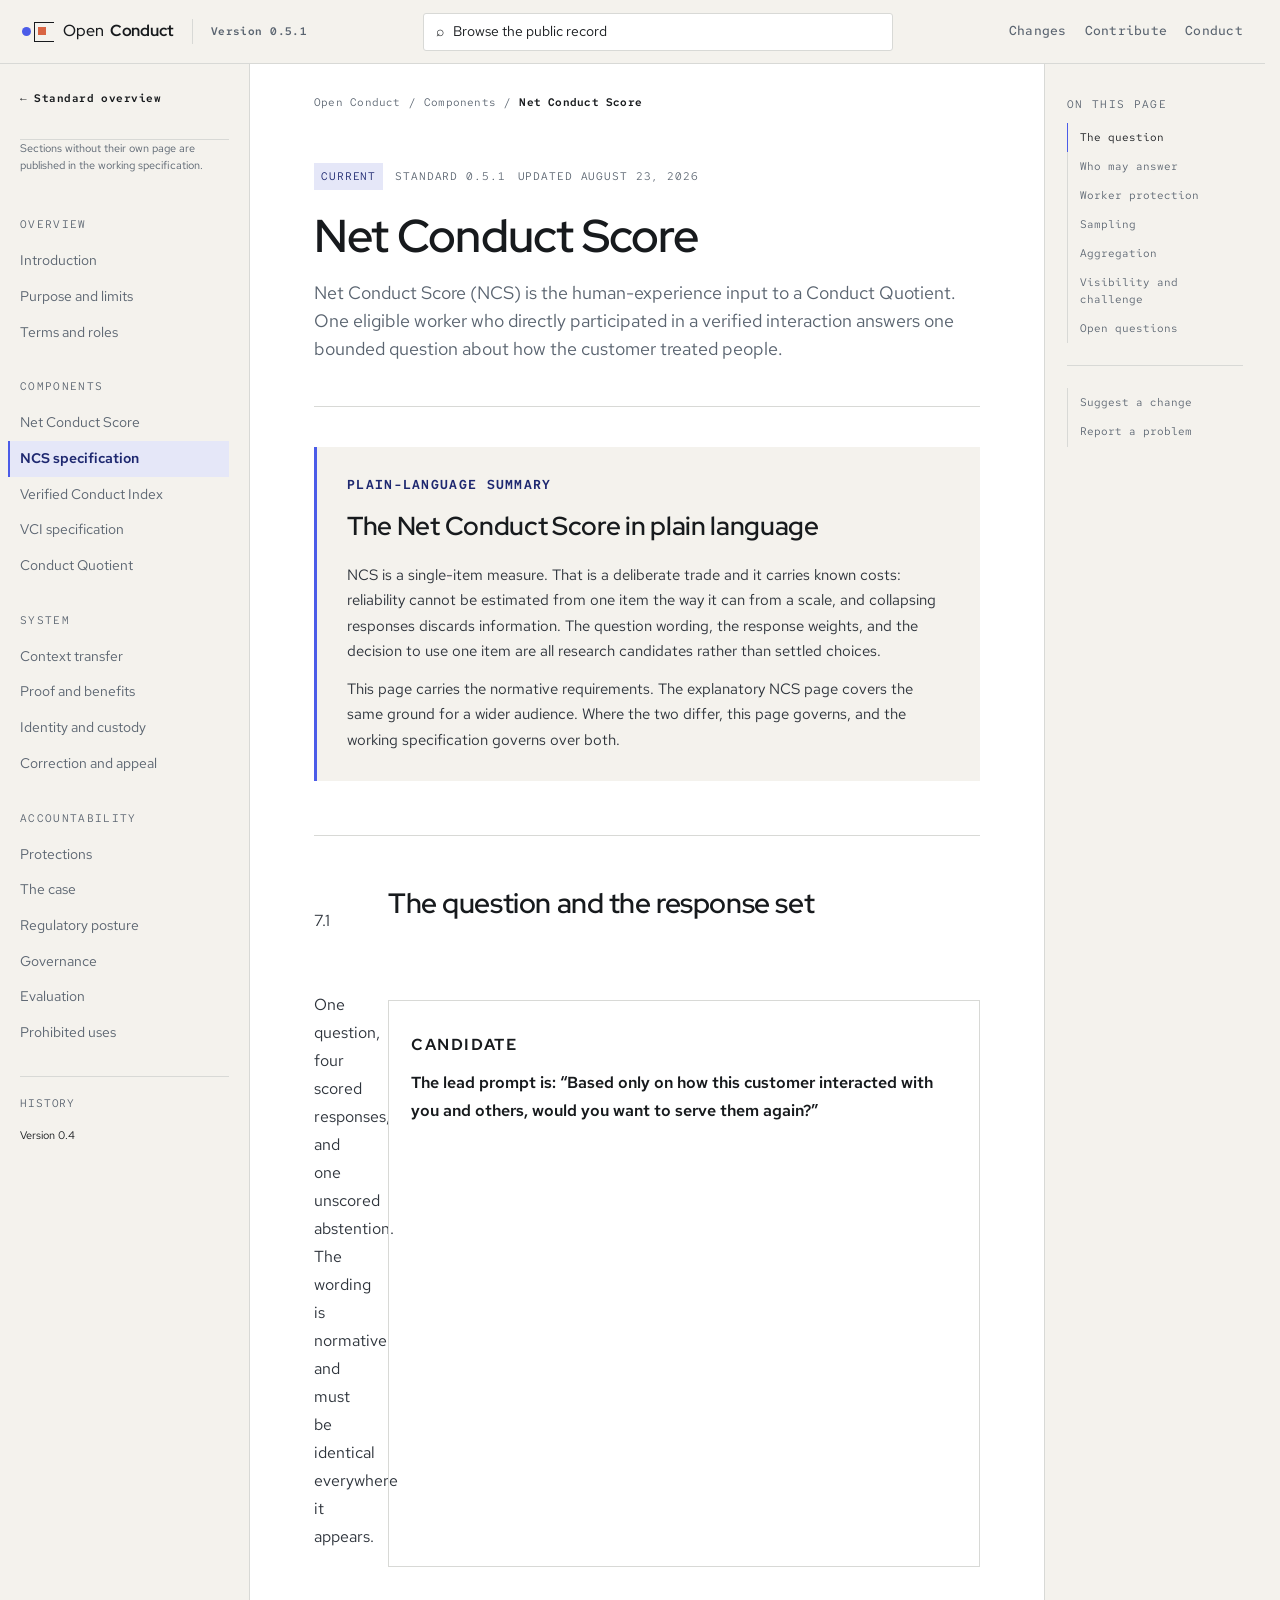
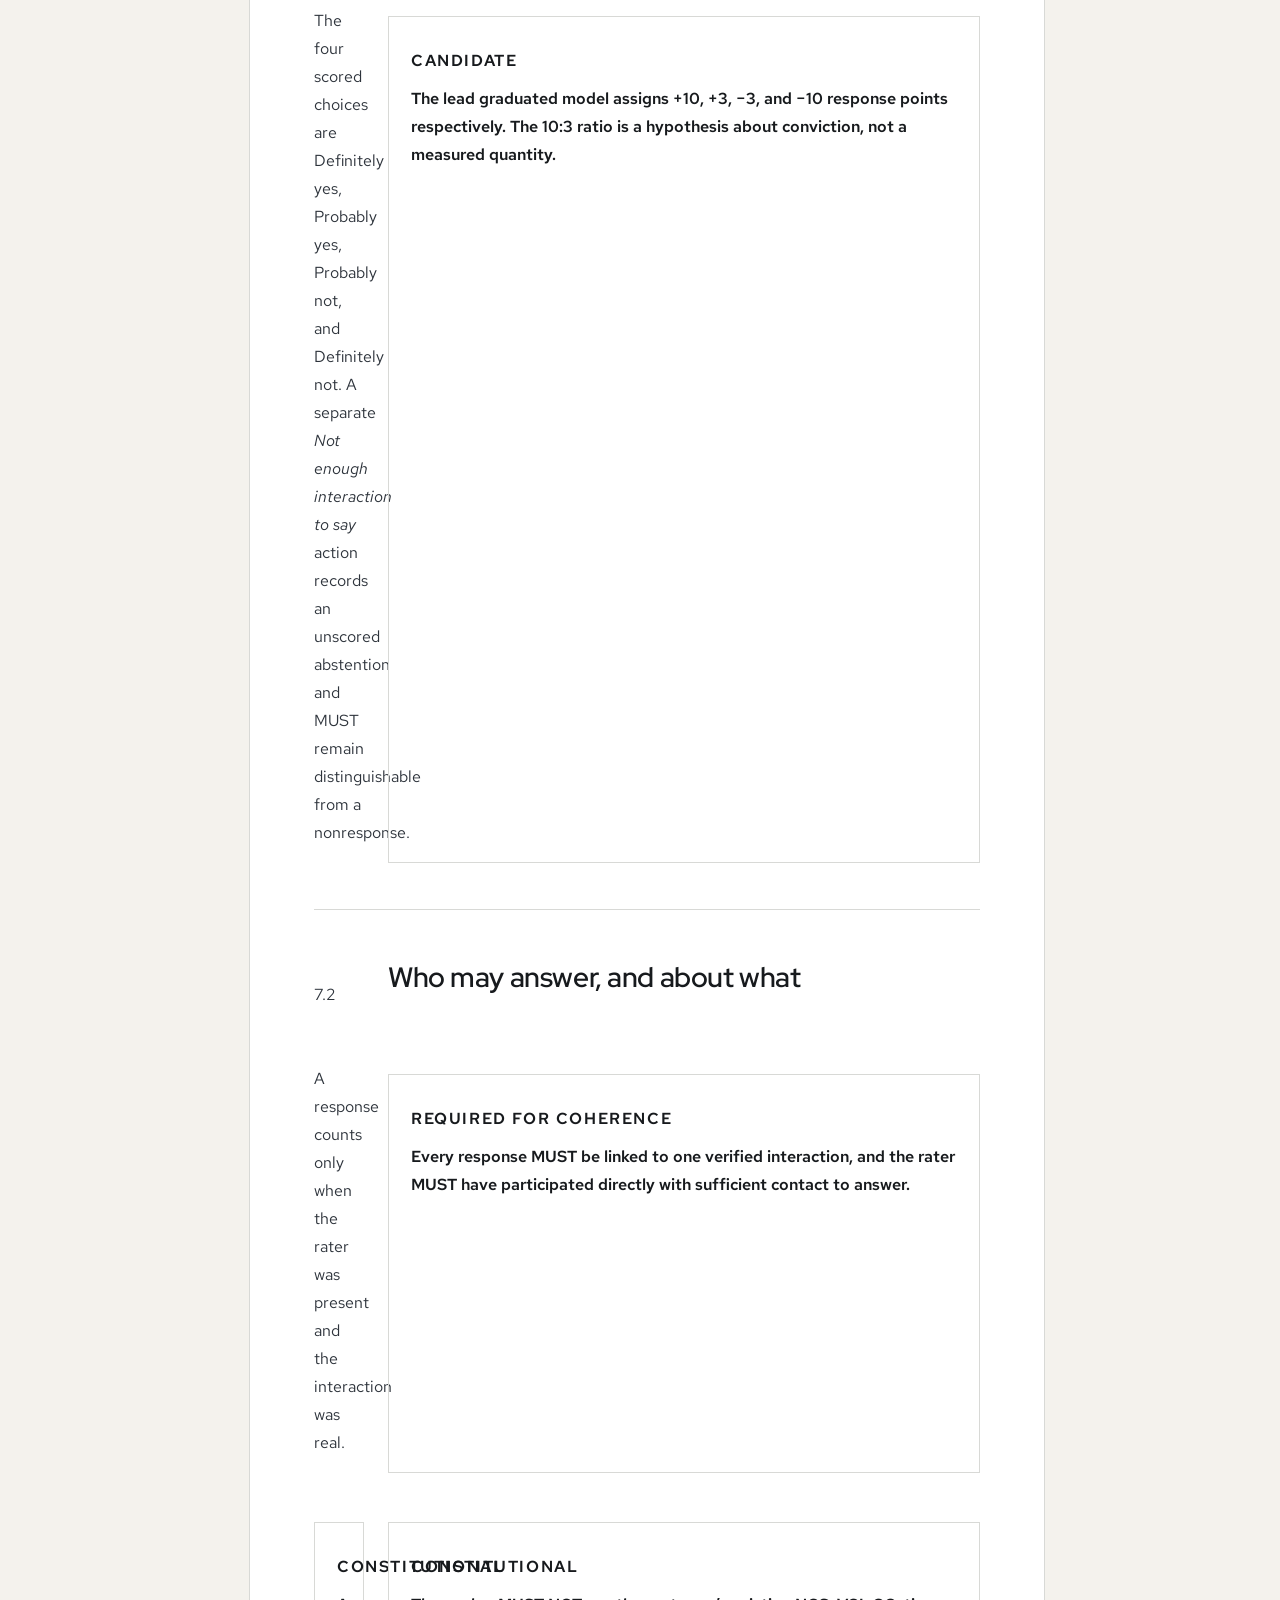
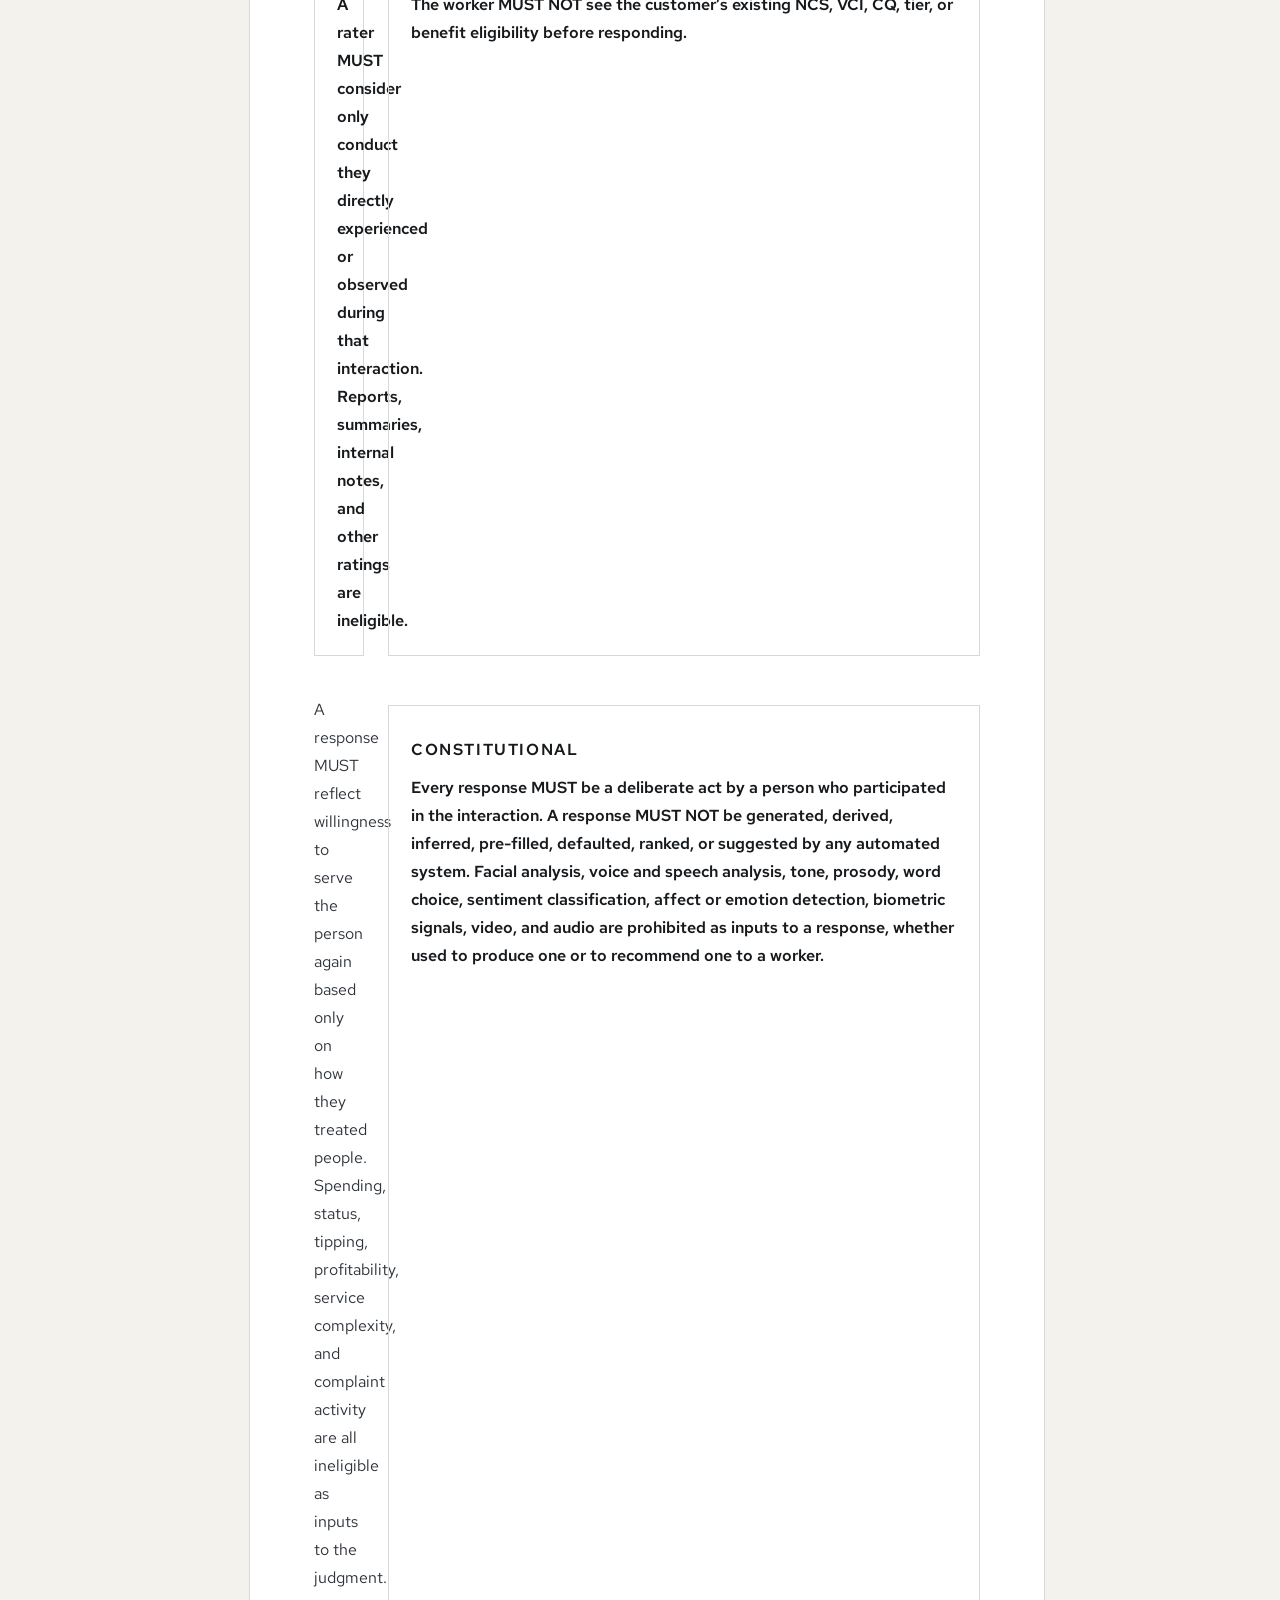
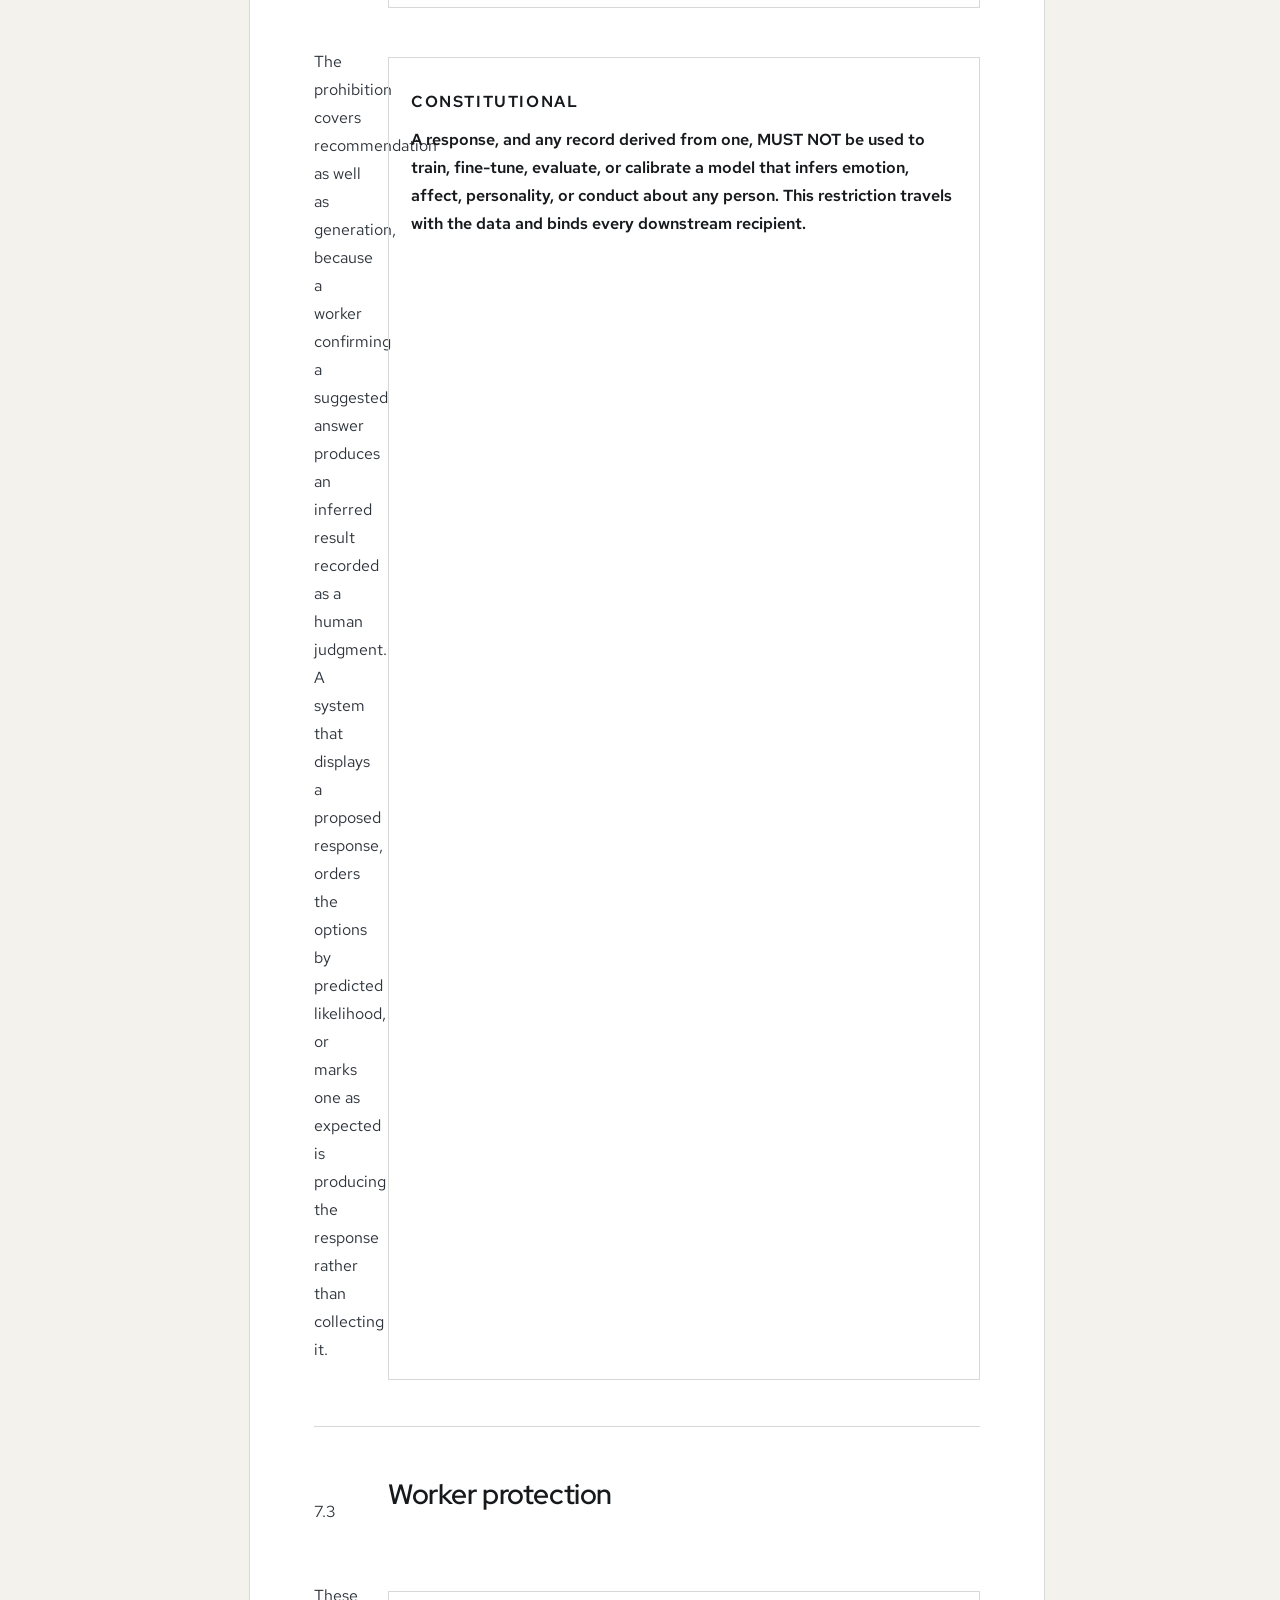
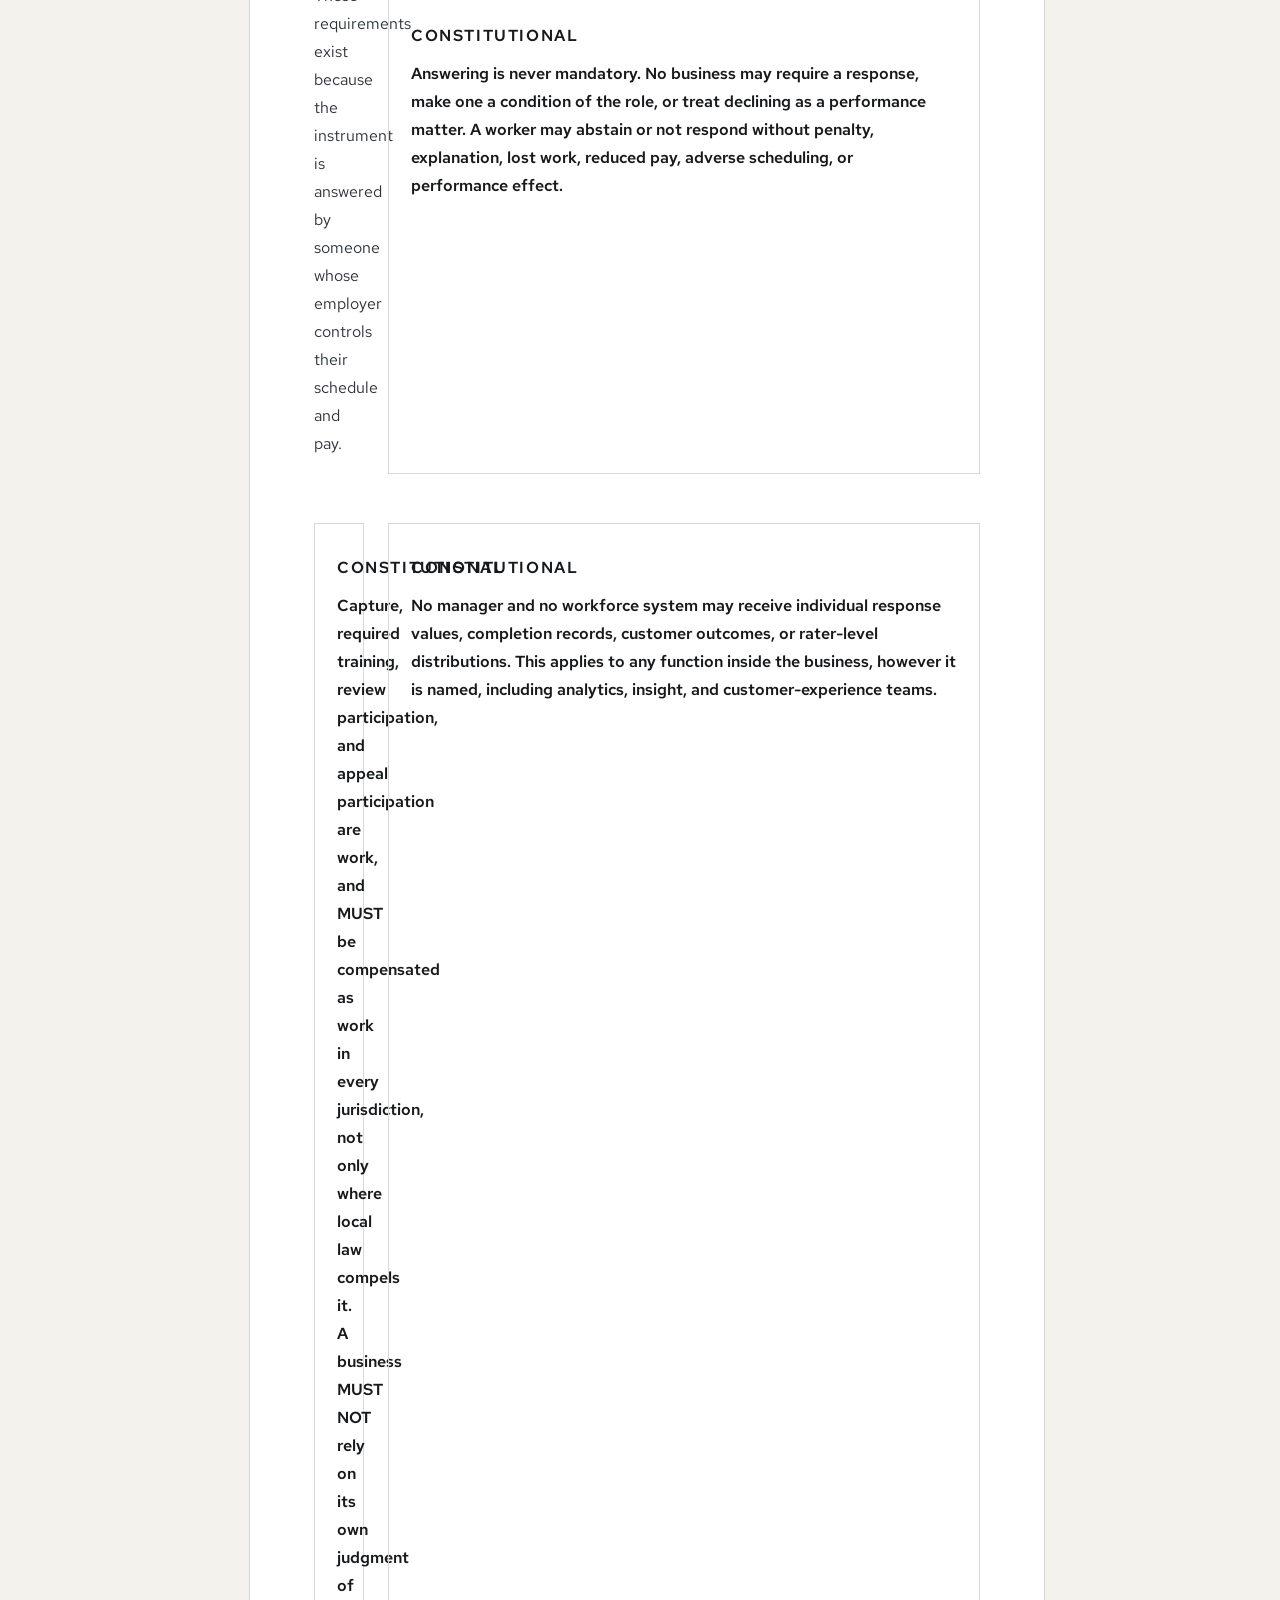
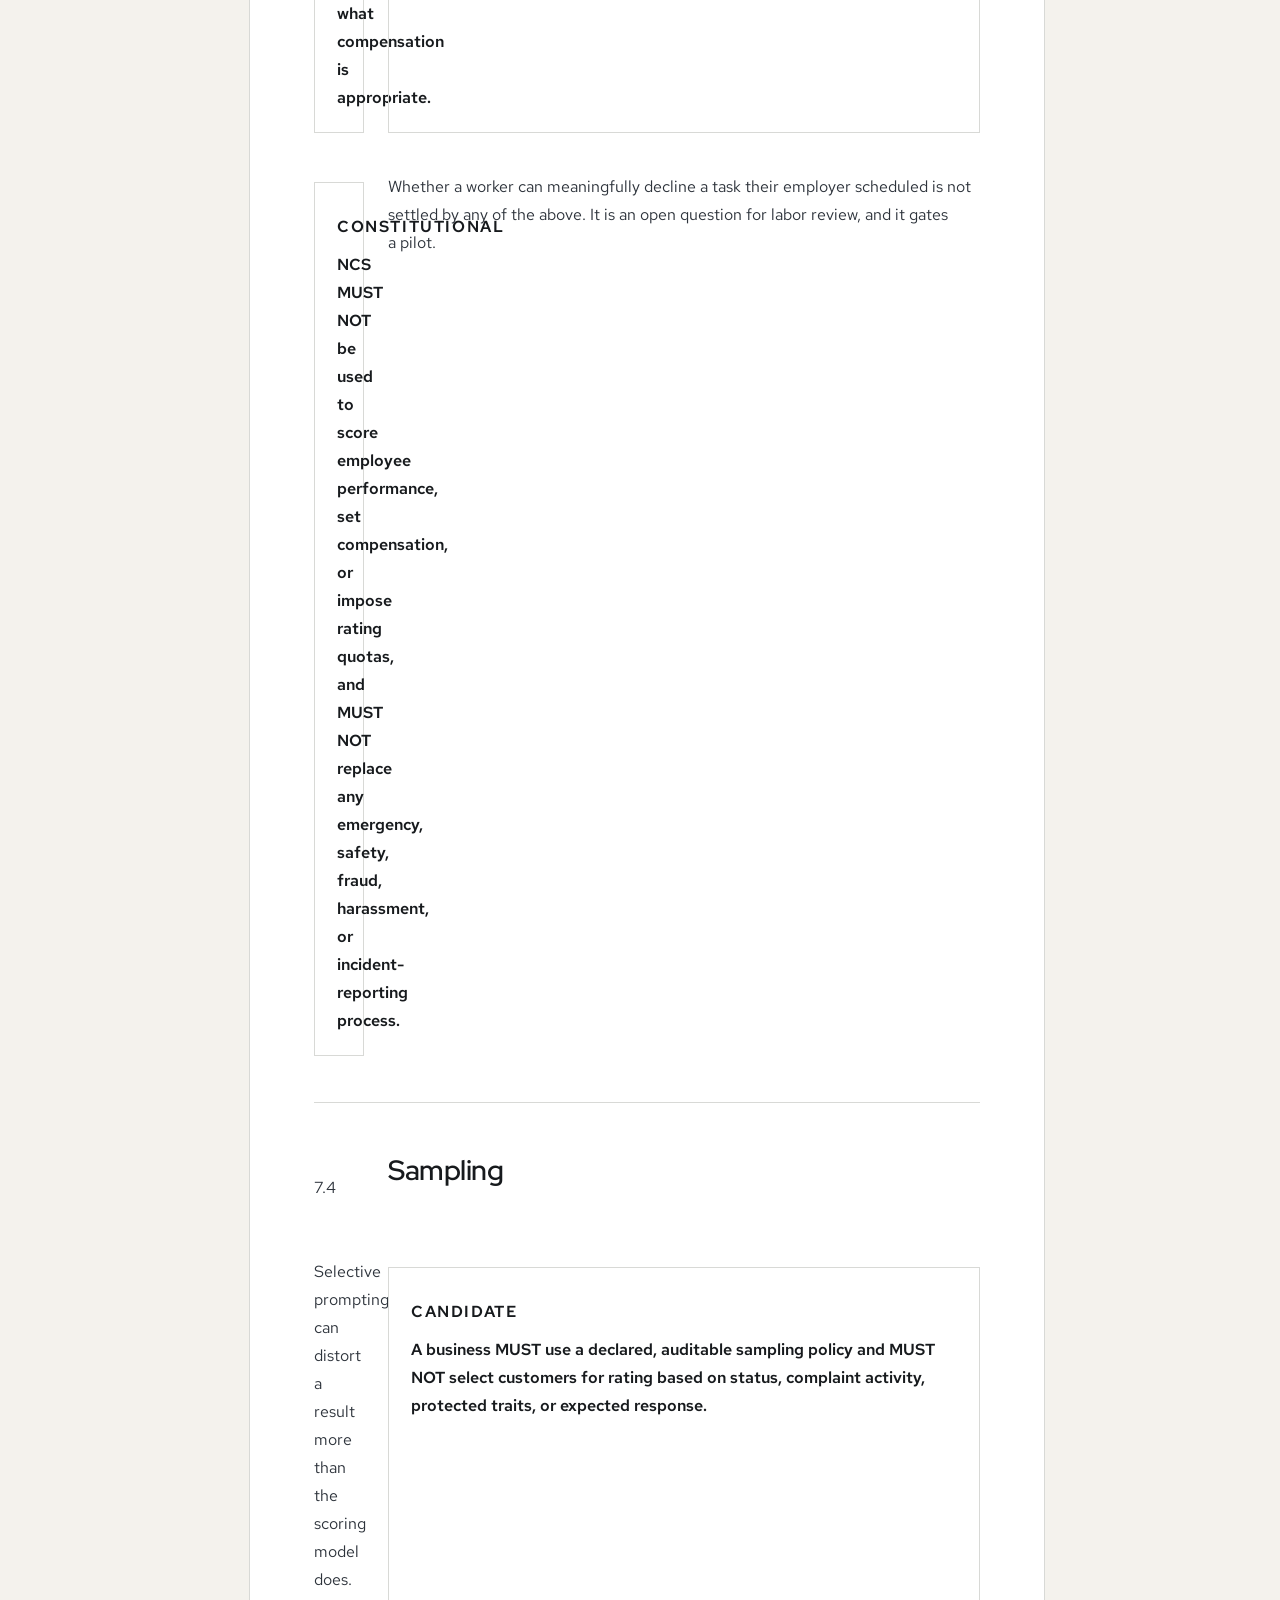
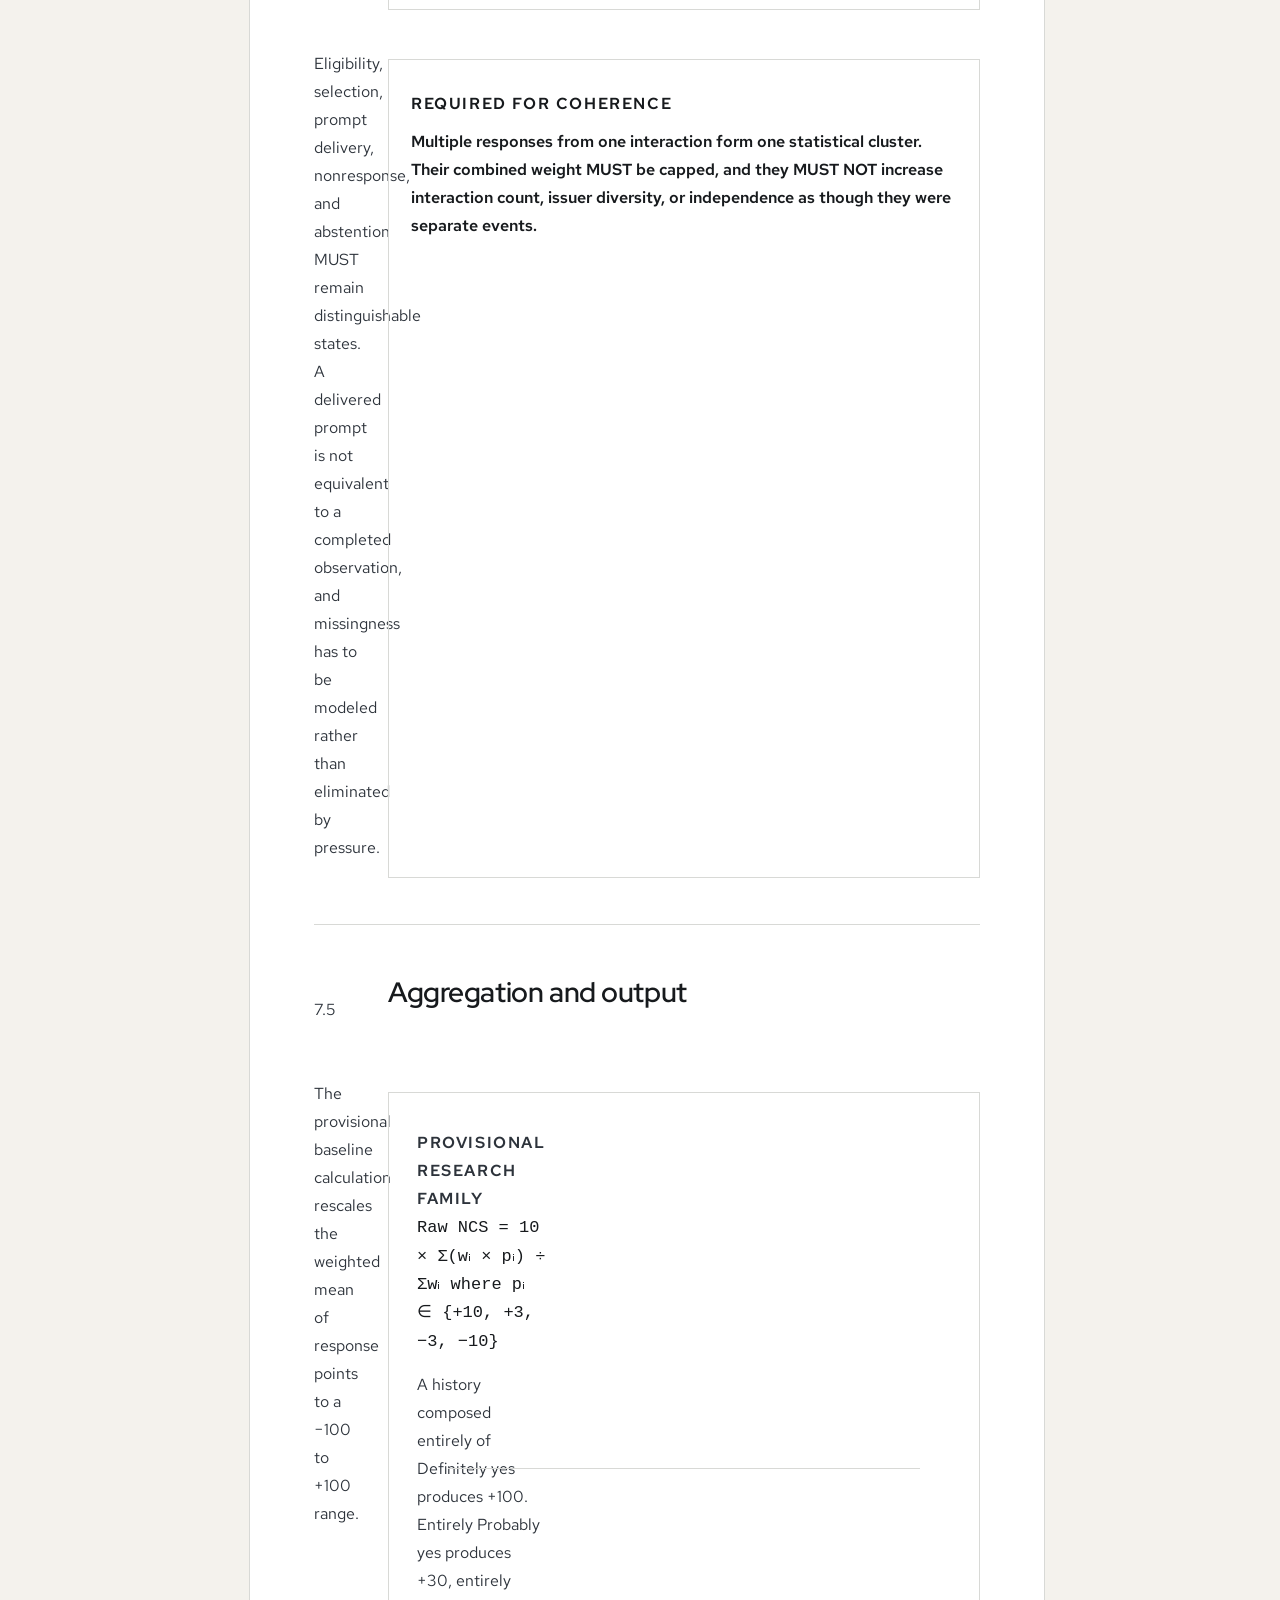
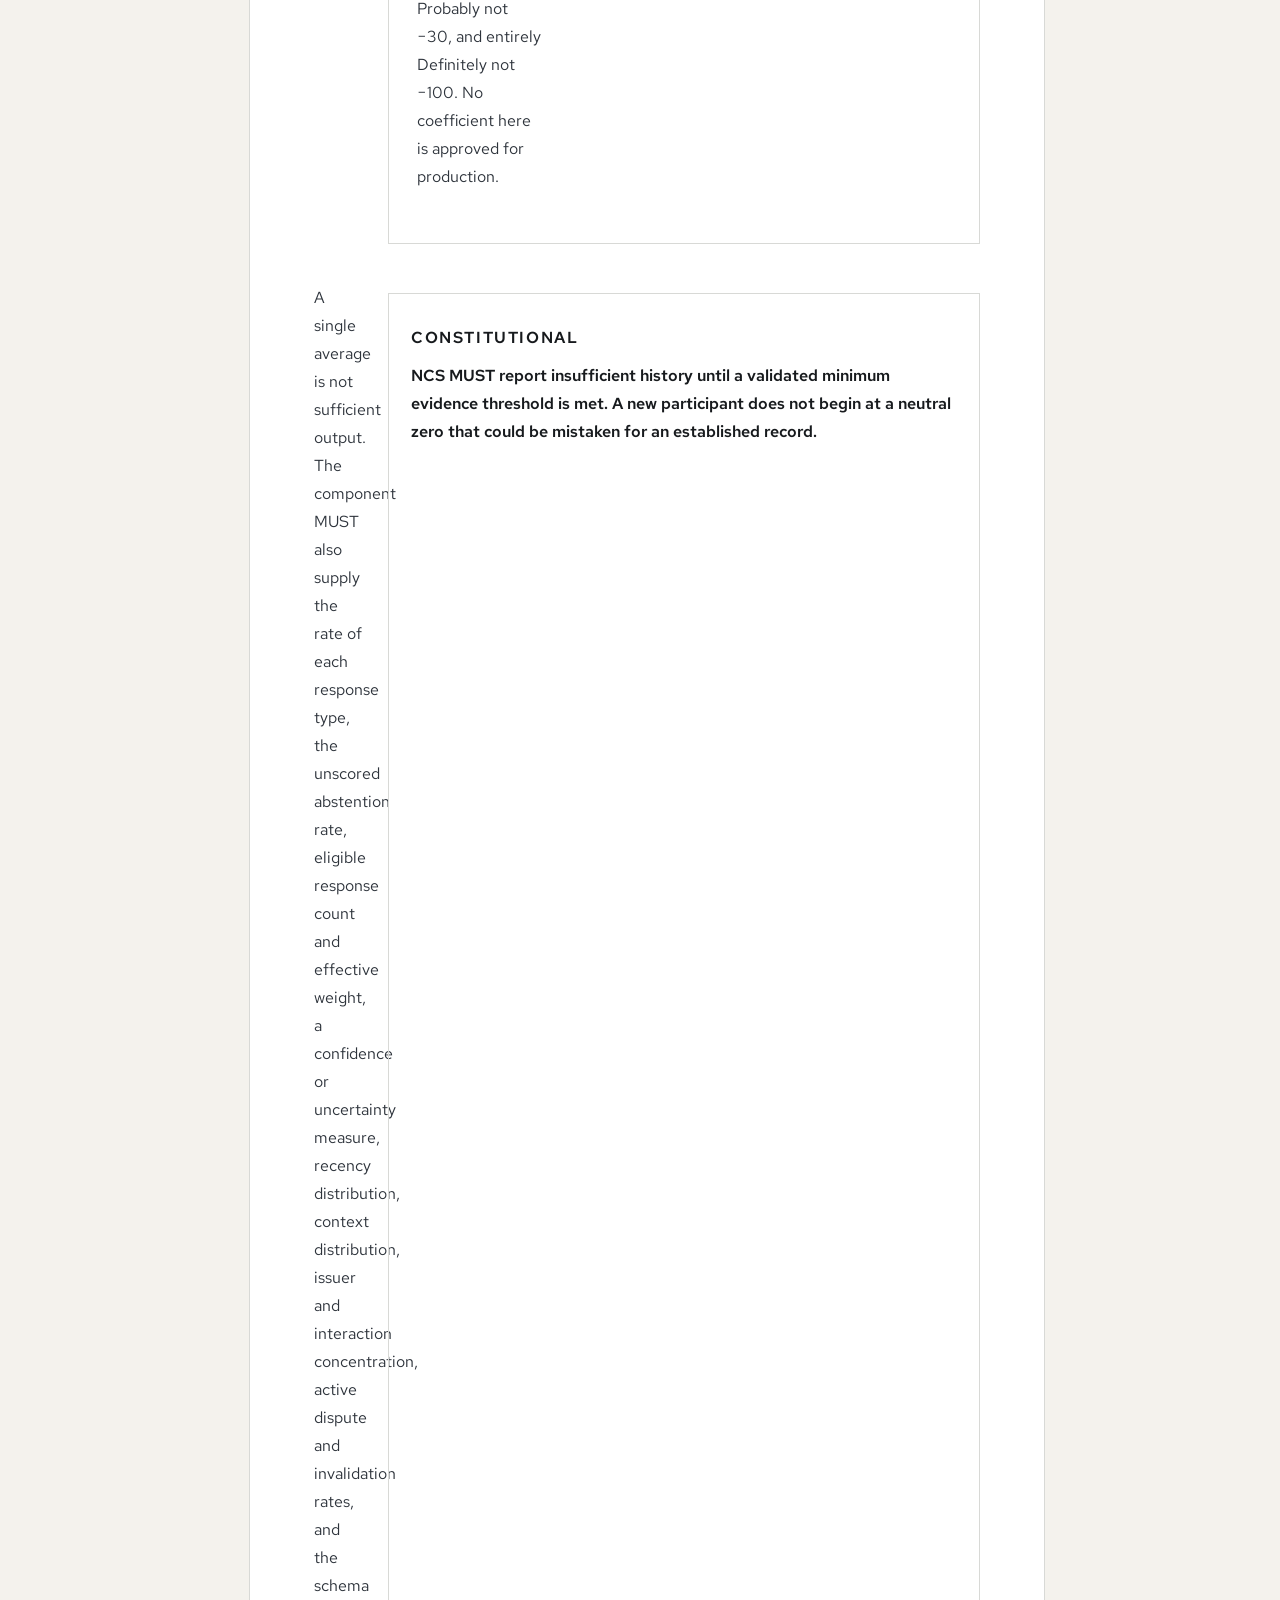
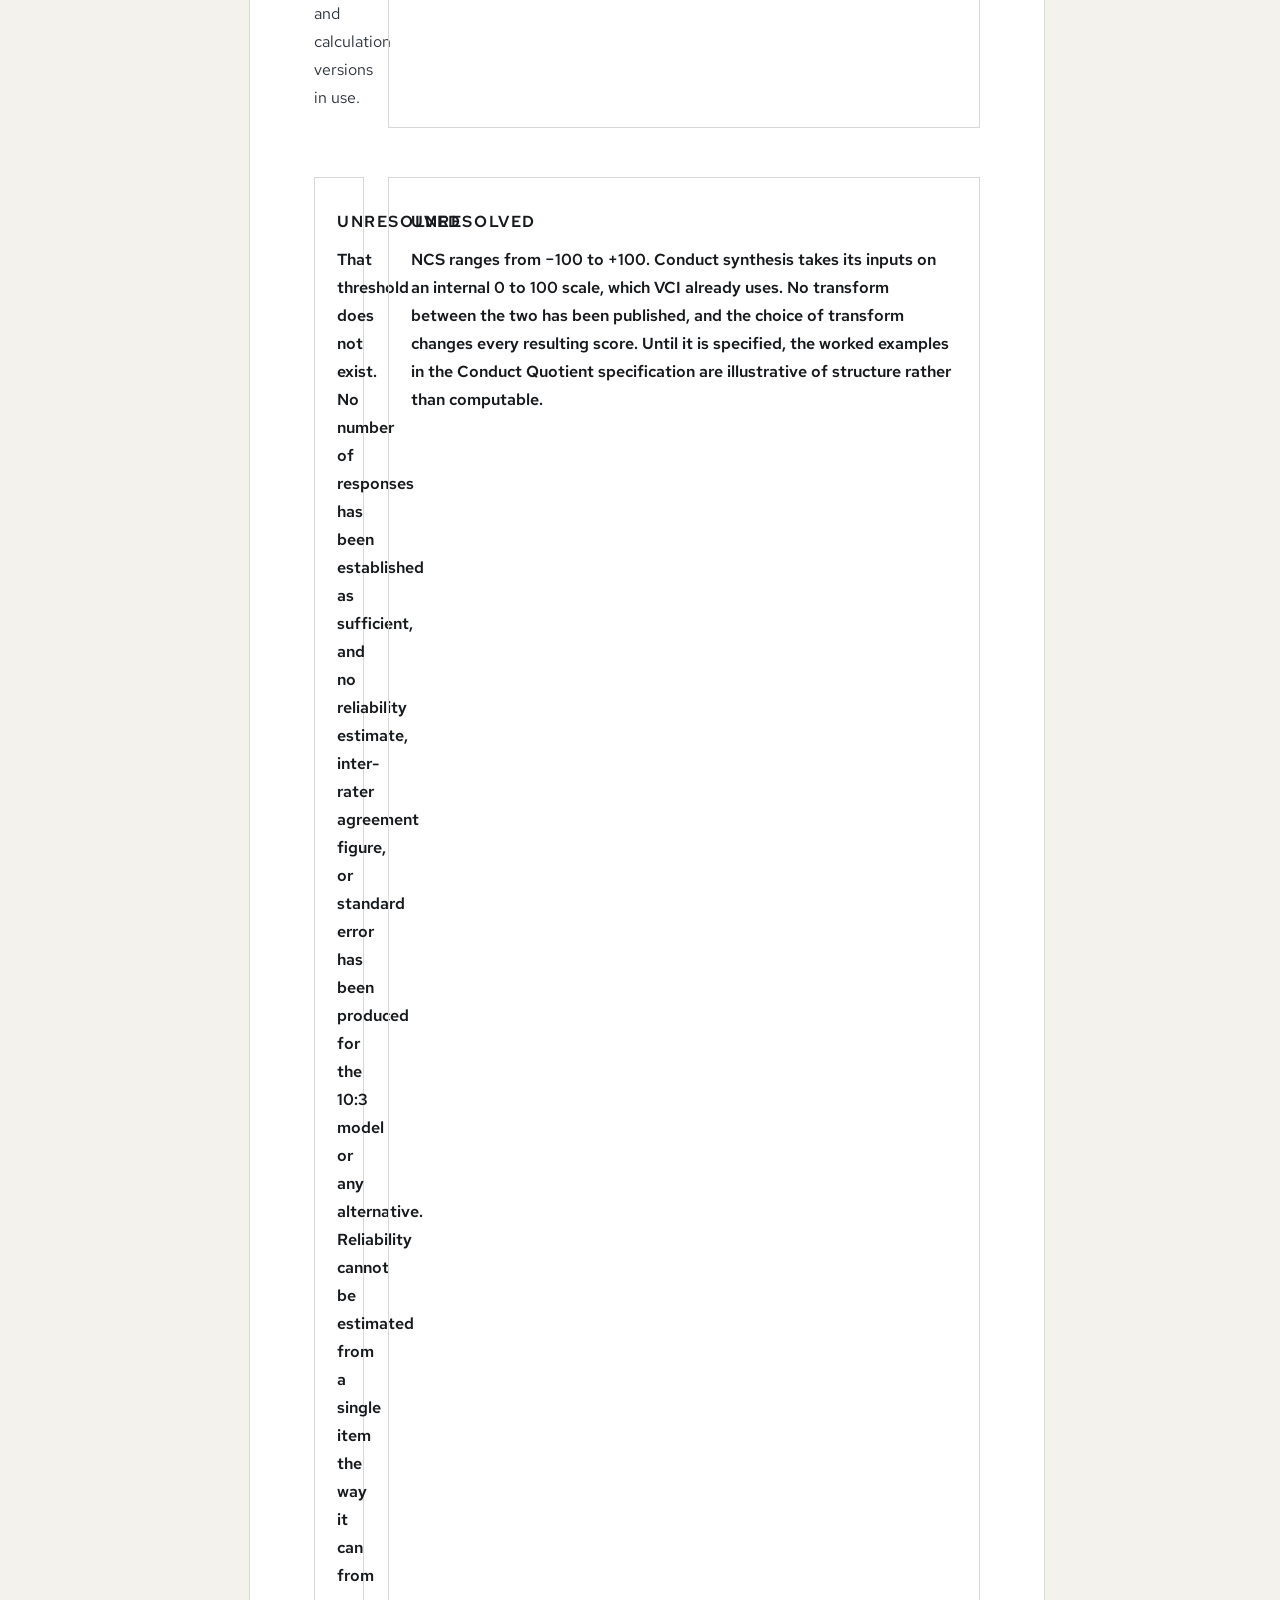
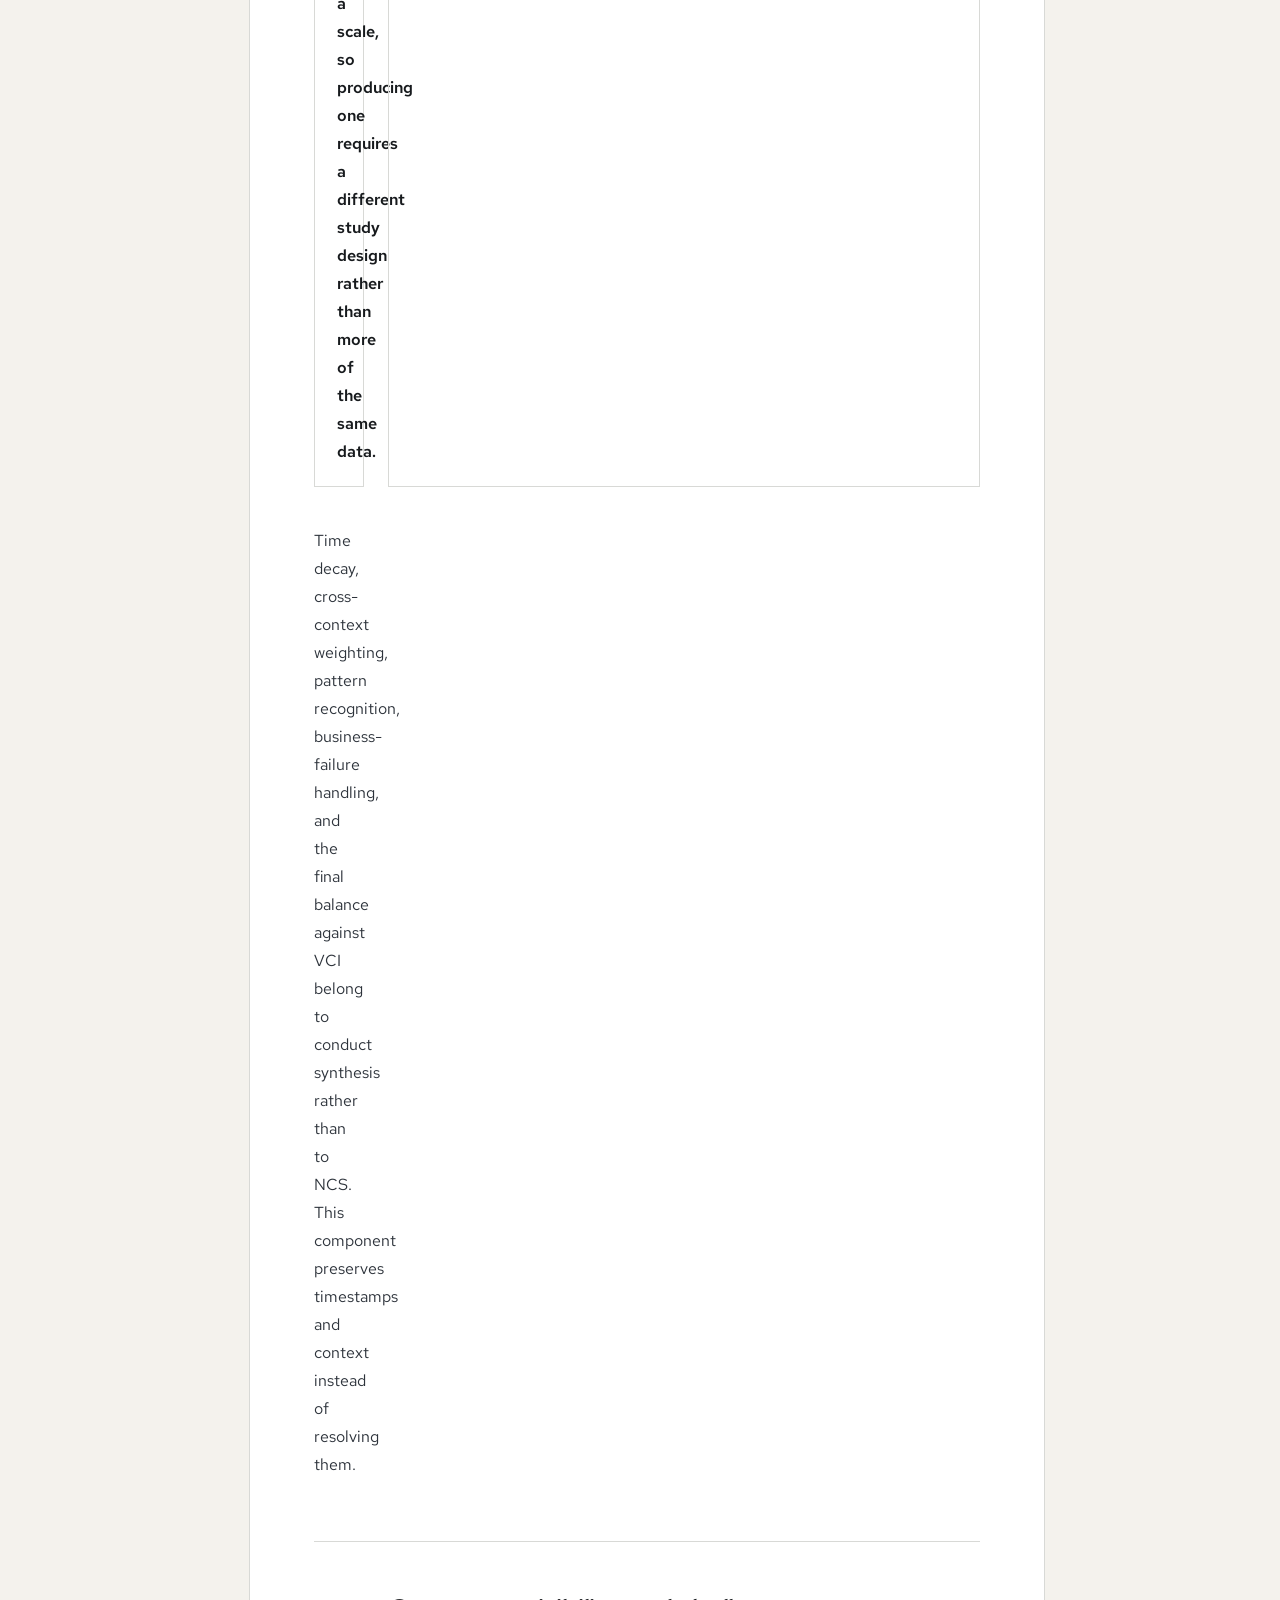
<file: standard/0.5/net-conduct-score/index.html>
<!DOCTYPE html>
<html lang="en">
<head>
  <meta charset="utf-8">
  <meta name="viewport" content="width=device-width, initial-scale=1">
  <title>Net Conduct Score — Standard 0.5 | Open Conduct</title>
  <meta name="description" content="The normative requirements for capturing, aggregating, and protecting the human-experience input to a Conduct Quotient.">
  <meta name="robots" content="index,follow,max-image-preview:large,max-snippet:-1,max-video-preview:-1">
  <meta name="theme-color" content="#f4f2ed">
  <meta name="color-scheme" content="light dark">
  <link rel="canonical" href="https://openconduct.org/standard/0.5/net-conduct-score/">
  <link rel="stylesheet" href="../../../assets/site.css">
  <link rel="icon" href="../../../favicon.ico" sizes="32x32">
  <link rel="icon" href="../../../favicon.svg" type="image/svg+xml">
  <link rel="apple-touch-icon" href="../../../apple-touch-icon.png">
  <link rel="manifest" href="../../../site.webmanifest">
  <meta property="og:type" content="article">
  <meta property="og:locale" content="en_US">
  <meta property="og:site_name" content="Open Conduct">
  <meta property="og:title" content="Net Conduct Score — Standard 0.5 | Open Conduct">
  <meta property="og:description" content="The normative requirements for capturing, aggregating, and protecting the human-experience input to a Conduct Quotient.">
  <meta property="og:url" content="https://openconduct.org/standard/0.5/net-conduct-score/">
  <meta property="og:image" content="https://openconduct.org/og.png">
  <meta property="og:image:width" content="1200">
  <meta property="og:image:height" content="630">
  <meta property="og:image:alt" content="Good conduct should count. Conduct and Open Conduct.">
  <meta name="twitter:card" content="summary_large_image">
  <meta name="twitter:title" content="Net Conduct Score — Standard 0.5 | Open Conduct">
  <meta name="twitter:description" content="The normative requirements for capturing, aggregating, and protecting the human-experience input to a Conduct Quotient.">
  <meta name="twitter:image" content="https://openconduct.org/og.png">
  <script type="application/ld+json">
  {"@context":"https://schema.org","@graph":[{"@type":"WebSite","@id":"https://openconduct.org/#website","url":"https://openconduct.org/","name":"Open Conduct","inLanguage":"en-US"},{"@type":"Person","@id":"https://brentturner.is/#person","name":"Brent Turner","url":"https://brentturner.is/"},{"@type":"TechArticle","@id":"https://openconduct.org/standard/0.5/net-conduct-score/#page","url":"https://openconduct.org/standard/0.5/net-conduct-score/","name":"Net Conduct Score — Standard 0.5 | Open Conduct","description":"The normative requirements for capturing, aggregating, and protecting the human-experience input to a Conduct Quotient.","isPartOf":{"@id":"https://openconduct.org/#website"},"author":{"@id":"https://brentturner.is/#person"},"inLanguage":"en-US","dateModified":"2026-08-23"}]}
  </script>
</head>
<body>
  <main class="docs-site">
    <a class="skip-link" href="#spec-main">Skip to specification</a>
    <header class="docs-header">
      <a class="docs-wordmark" href="../../../"><span class="docs-mark" aria-hidden="true"><i></i><b></b></span><span><em>Open</em> Conduct</span></a><span class="docs-divider"></span><span class="version-button">Version 0.5.1</span><a class="docs-search" href="../../../library/"><span aria-hidden="true">⌕</span><span>Browse the public record</span></a>
      <nav aria-label="Documentation utilities">
        <a href="#changes">Changes</a><a href="../../../contribute/">Contribute</a><a href="https://conduct.is/">Conduct</a>
      </nav>
    </header>
    <div class="docs-layout">
<aside class="docs-sidebar" aria-label="Specification navigation">
        <a class="sidebar-overview" href="../../../">← Standard overview</a>
        <p class="fine-print" style="padding: 0 0 14px;">Sections without their own page are published in the working specification.</p>
        <div class="sidebar-group">
          <p>OVERVIEW</p><a href="../../../downloads/open-conduct-v0.5-public-record/01-working-specification.md">Introduction</a><a href="../../../downloads/open-conduct-v0.5-public-record/01-working-specification.md">Purpose and limits</a><a href="../../../downloads/open-conduct-v0.5-public-record/01-working-specification.md">Terms and roles</a>
        </div>
        <div class="sidebar-group">
          <p>COMPONENTS</p><a href="../../../netconductscore/">Net Conduct Score</a><a class="is-current" href="./">NCS specification</a><a href="../../../verifiedconductindex/">Verified Conduct Index</a><a href="../verified-conduct-index/">VCI specification</a><a href="../conduct-quotient/">Conduct Quotient</a>
        </div>
        <div class="sidebar-group">
          <p>SYSTEM</p><a href="../../../downloads/open-conduct-v0.5-public-record/01-working-specification.md">Context transfer</a><a href="../../../downloads/open-conduct-v0.5-public-record/01-working-specification.md">Proof and benefits</a><a href="../../../downloads/open-conduct-v0.5-public-record/01-working-specification.md">Identity and custody</a><a href="../../../downloads/open-conduct-v0.5-public-record/01-working-specification.md">Correction and appeal</a>
        </div>
        <div class="sidebar-group">
          <p>ACCOUNTABILITY</p><a href="../../../protections/">Protections</a><a href="../../../case-for-conduct/">The case</a><a href="../../../regulatory-posture/">Regulatory posture</a><a href="../../../status/#governance">Governance</a><a href="../../../library/#research">Evaluation</a><a href="../../../protections/">Prohibited uses</a>
        </div>
        <div class="sidebar-history">
          <p>HISTORY</p><a href="../../0.4/conduct-quotient/">Version 0.4</a>
        </div>
      </aside>
      <article class="spec-article" id="spec-main">
        <nav class="breadcrumbs" aria-label="Breadcrumb">
          <a href="../../../">Open Conduct</a><span>/</span><a href="../../../downloads/open-conduct-v0.5-public-record/01-working-specification.md">Components</a><span>/</span><strong>Net Conduct Score</strong>
        </nav>
        <header class="spec-title-block">
          <div class="spec-status-row">
            <span class="status-badge current">CURRENT</span><span>STANDARD 0.5.1</span><span>UPDATED AUGUST 23, 2026</span>
          </div>
          <h1>Net Conduct Score</h1>
          <p class="spec-dek">Net Conduct Score (NCS) is the human-experience input to a Conduct Quotient. One eligible worker who directly participated in a verified interaction answers one bounded question about how the customer treated people.</p>
        </header>
        <section class="plain-summary" aria-labelledby="summary-title">
          <p class="document-type">PLAIN-LANGUAGE SUMMARY</p>
          <h2 id="summary-title">The Net Conduct Score in plain language</h2>
          <p>NCS is a single-item measure. That is a deliberate trade and it carries known costs: reliability cannot be estimated from one item the way it can from a scale, and collapsing responses discards information. The question wording, the response weights, and the decision to use one item are all research candidates rather than settled choices.</p>
          <p>This page carries the normative requirements. The <a href="../../../netconductscore/">explanatory NCS page</a> covers the same ground for a wider audience. Where the two differ, this page governs, and the <a href="../../../downloads/open-conduct-v0.5-public-record/01-working-specification.md">working specification</a> governs over both.</p>
        </section>
        <section class="spec-section" id="question">
          <p class="section-number">7.1</p>
          <h2>The question and the response set</h2>
          <p>One question, four scored responses, and one unscored abstention. The wording is normative and must be identical everywhere it appears.</p>
          <div class="normative-rule">
            <p class="document-type">CANDIDATE</p>
            <p>The lead prompt is: &#8220;Based only on how this customer interacted with you and others, would you want to serve them again?&#8221;</p>
          </div>
          <p>The four scored choices are Definitely yes, Probably yes, Probably not, and Definitely not. A separate <em>Not enough interaction to say</em> action records an unscored abstention and MUST remain distinguishable from a nonresponse.</p>
          <div class="normative-rule">
            <p class="document-type">CANDIDATE</p>
            <p>The lead graduated model assigns +10, +3, &#8722;3, and &#8722;10 response points respectively. The 10:3 ratio is a hypothesis about conviction, not a measured quantity.</p>
          </div>
        </section>
        <section class="spec-section" id="eligibility">
          <p class="section-number">7.2</p>
          <h2>Who may answer, and about what</h2>
          <p>A response counts only when the rater was present and the interaction was real.</p>
          <div class="normative-rule">
            <p class="document-type">REQUIRED FOR COHERENCE</p>
            <p>Every response MUST be linked to one verified interaction, and the rater MUST have participated directly with sufficient contact to answer.</p>
          </div>
          <div class="normative-rule">
            <p class="document-type">CONSTITUTIONAL</p>
            <p>A rater MUST consider only conduct they directly experienced or observed during that interaction. Reports, summaries, internal notes, and other ratings are ineligible.</p>
          </div>
          <div class="normative-rule">
            <p class="document-type">CONSTITUTIONAL</p>
            <p>The worker MUST NOT see the customer&#8217;s existing NCS, VCI, CQ, tier, or benefit eligibility before responding.</p>
          </div>
          <p>A response MUST reflect willingness to serve the person again based only on how they treated people. Spending, status, tipping, profitability, service complexity, and complaint activity are all ineligible as inputs to the judgment.</p>
          <div class="normative-rule">
            <p class="document-type">CONSTITUTIONAL</p>
            <p>Every response MUST be a deliberate act by a person who participated in the interaction. A response MUST NOT be generated, derived, inferred, pre-filled, defaulted, ranked, or suggested by any automated system. Facial analysis, voice and speech analysis, tone, prosody, word choice, sentiment classification, affect or emotion detection, biometric signals, video, and audio are prohibited as inputs to a response, whether used to produce one or to recommend one to a worker.</p>
          </div>
          <p>The prohibition covers recommendation as well as generation, because a worker confirming a suggested answer produces an inferred result recorded as a human judgment. A system that displays a proposed response, orders the options by predicted likelihood, or marks one as expected is producing the response rather than collecting it.</p>
          <div class="normative-rule">
            <p class="document-type">CONSTITUTIONAL</p>
            <p>A response, and any record derived from one, MUST NOT be used to train, fine-tune, evaluate, or calibrate a model that infers emotion, affect, personality, or conduct about any person. This restriction travels with the data and binds every downstream recipient.</p>
          </div>
        </section>
        <section class="spec-section" id="worker">
          <p class="section-number">7.3</p>
          <h2>Worker protection</h2>
          <p>These requirements exist because the instrument is answered by someone whose employer controls their schedule and pay.</p>
          <div class="normative-rule">
            <p class="document-type">CONSTITUTIONAL</p>
            <p>Answering is never mandatory. No business may require a response, make one a condition of the role, or treat declining as a performance matter. A worker may abstain or not respond without penalty, explanation, lost work, reduced pay, adverse scheduling, or performance effect.</p>
          </div>
          <div class="normative-rule">
            <p class="document-type">CONSTITUTIONAL</p>
            <p>Capture, required training, review participation, and appeal participation are work, and MUST be compensated as work in every jurisdiction, not only where local law compels it. A business MUST NOT rely on its own judgment of what compensation is appropriate.</p>
          </div>
          <div class="normative-rule">
            <p class="document-type">CONSTITUTIONAL</p>
            <p>No manager and no workforce system may receive individual response values, completion records, customer outcomes, or rater-level distributions. This applies to any function inside the business, however it is named, including analytics, insight, and customer-experience teams.</p>
          </div>
          <div class="normative-rule">
            <p class="document-type">CONSTITUTIONAL</p>
            <p>NCS MUST NOT be used to score employee performance, set compensation, or impose rating quotas, and MUST NOT replace any emergency, safety, fraud, harassment, or incident-reporting process.</p>
          </div>
          <p>Whether a worker can meaningfully decline a task their employer scheduled is not settled by any of the above. It is an open question for labor review, and it gates a pilot.</p>
        </section>
        <section class="spec-section" id="sampling">
          <p class="section-number">7.4</p>
          <h2>Sampling</h2>
          <p>Selective prompting can distort a result more than the scoring model does.</p>
          <div class="normative-rule">
            <p class="document-type">CANDIDATE</p>
            <p>A business MUST use a declared, auditable sampling policy and MUST NOT select customers for rating based on status, complaint activity, protected traits, or expected response.</p>
          </div>
          <p>Eligibility, selection, prompt delivery, nonresponse, and abstention MUST remain distinguishable states. A delivered prompt is not equivalent to a completed observation, and missingness has to be modeled rather than eliminated by pressure.</p>
          <div class="normative-rule">
            <p class="document-type">REQUIRED FOR COHERENCE</p>
            <p>Multiple responses from one interaction form one statistical cluster. Their combined weight MUST be capped, and they MUST NOT increase interaction count, issuer diversity, or independence as though they were separate events.</p>
          </div>
        </section>
        <section class="spec-section" id="aggregation">
          <p class="section-number">7.5</p>
          <h2>Aggregation and output</h2>
          <p>The provisional baseline calculation rescales the weighted mean of response points to a &#8722;100 to +100 range.</p>
          <div class="spec-figure">
            <div>
              <p class="document-type">PROVISIONAL RESEARCH FAMILY</p><code>Raw NCS = 10 &#215; &#931;(w&#7522; &#215; p&#7522;) &#247; &#931;w&#7522;   where p&#7522; &#8712; &#123;+10, +3, &#8722;3, &#8722;10&#125;</code>
              <p>A history composed entirely of Definitely yes produces +100. Entirely Probably yes produces +30, entirely Probably not &#8722;30, and entirely Definitely not &#8722;100. No coefficient here is approved for production.</p>
            </div>
          </div>
          <p>A single average is not sufficient output. The component MUST also supply the rate of each response type, the unscored abstention rate, eligible response count and effective weight, a confidence or uncertainty measure, recency distribution, context distribution, issuer and interaction concentration, active dispute and invalidation rates, and the schema and calculation versions in use.</p>
          <div class="normative-rule">
            <p class="document-type">CONSTITUTIONAL</p>
            <p>NCS MUST report insufficient history until a validated minimum evidence threshold is met. A new participant does not begin at a neutral zero that could be mistaken for an established record.</p>
          </div>
          <div class="normative-rule">
            <p class="document-type">UNRESOLVED</p>
            <p>That threshold does not exist. No number of responses has been established as sufficient, and no reliability estimate, inter-rater agreement figure, or standard error has been produced for the 10:3 model or any alternative. Reliability cannot be estimated from a single item the way it can from a scale, so producing one requires a different study design rather than more of the same data.</p>
          </div>
          <div class="normative-rule">
            <p class="document-type">UNRESOLVED</p>
            <p>NCS ranges from &#8722;100 to +100. Conduct synthesis takes its inputs on an internal 0 to 100 scale, which VCI already uses. No transform between the two has been published, and the choice of transform changes every resulting score. Until it is specified, the worked examples in the <a href="../conduct-quotient/">Conduct Quotient specification</a> are illustrative of structure rather than computable.</p>
          </div>
          <p>Time decay, cross-context weighting, pattern recognition, business-failure handling, and the final balance against VCI belong to conduct synthesis rather than to NCS. This component preserves timestamps and context instead of resolving them.</p>
        </section>
        <section class="spec-section" id="challenge">
          <p class="section-number">7.6</p>
          <h2>Consumer visibility and challenge</h2>
          <p>Both negative responses MUST carry one additional structured conduct category, selected from an approved set, so that eligibility review, bias analysis, and appeal have something to examine. The category does not change numerical severity.</p>
          <div class="normative-rule">
            <p class="document-type">CONSTITUTIONAL</p>
            <p>The response set is the whole instrument. A rater MUST NOT be given a free-text field describing the customer, and no narrative account of a person may be captured, stored, transmitted, or scored. Where an approved category requires a short factual note, that note MUST NOT enter any calculation, MUST NOT reach a receiving business, and is available only through protected review.</p>
          </div>
          <p>This requirement exists because the durable harm in existing systems is usually the sentence rather than the score. A permanent free-text note asserting what kind of person someone is cannot be corrected by aggregation, ages out of nothing, and follows the person indefinitely. A structured category can be counted, audited for bias, and appealed against a defined set.</p>
          <div class="normative-rule">
            <p class="document-type">CONSTITUTIONAL</p>
            <p>A consumer MUST be able to see what affected them, correct a source fact, add context, report bias or selective sampling, and reach independent review, without learning the identity of an individual worker or being placed in direct dispute with them.</p>
          </div>
          <p>Disclosure timing has to protect the worker as well. Where a location has few eligible responders, or a customer visited once, delay and grouping alone do not prevent identification. In a three-person shift, abstaining is itself identifying.</p>
          <div class="normative-rule">
            <p class="document-type">UNRESOLVED</p>
            <p>Capture requires a minimum number of eligible responders at a location. Setting and validating that minimum is a precondition of any capture anywhere, and it has not been done. No location can be shown to clear a threshold that does not exist, so no capture is permitted under this standard today.</p>
          </div>
        </section>
        <section class="spec-section" id="open-questions">
          <p class="section-number">7.7</p>
          <h2>Open questions</h2>
          <div class="question-list">
            <p><strong>Does the question measure willingness to serve again for the intended reason?</strong> Construct validity for a single item has not been established, and the wording could be read as a judgment of character rather than of conduct in one interaction.</p>
            <p><strong>Do the four labels communicate strength consistently across cultures, languages, and roles?</strong> The 10:3 ratio assumes &#8220;definitely&#8221; carries a stable multiple of &#8220;probably.&#8221; That assumption is untested.</p>
            <p><strong>Is the abstention understood and safe to use?</strong> If abstaining is read as a soft negative, or is itself identifying in a small team, the option fails.</p>
            <p><strong>What minimum evidence is required before any summary is available?</strong> Unresolved, and it determines whether early results are stable enough to act on.</p>
            <p><strong>What minimum number of eligible responders must a location have before capture may occur there at all?</strong> Currently unspecified.</p>
            <p><strong>Can a worker decline in practice?</strong> Requires labor review rather than a design answer.</p>
          </div>
        </section>
        <section class="spec-section" id="changes">
          <p class="section-number">CHANGES</p>
          <h2>Release history</h2>
          <p><strong>0.5.1 — 23 August 2026.</strong> Added three constitutional requirements to section 7.2. A response must be a deliberate act by a person who participated; no automated system may generate, infer, pre-fill, rank, or suggest one; facial, voice, tone, prosody, sentiment, affect, and biometric signals are prohibited as inputs; and responses may not train a model that infers emotion, affect, personality, or conduct. Recorded as D-590 through D-592 in the <a href="../../../downloads/open-conduct-v0.5-public-record/02-decision-register.md">decision register</a>.</p>
          <p>The prohibition was previously stated only on the explanatory page, which does not govern. Adding it here is a structural amendment and carries a new release identity.</p>
        </section>
        <footer class="spec-footer-nav" id="related">
          <a href="../conduct-quotient/"><span>NEXT</span><strong>Conduct Quotient</strong></a><a href="../../../netconductscore/"><span>ALSO</span><strong>Explanatory NCS page</strong></a>
        </footer>
      </article>
      <aside class="page-toc" aria-label="On this page">
        <p>ON THIS PAGE</p><a class="is-active" href="#question">The question</a><a href="#eligibility">Who may answer</a><a href="#worker">Worker protection</a><a href="#sampling">Sampling</a><a href="#aggregation">Aggregation</a><a href="#challenge">Visibility and challenge</a><a href="#open-questions">Open questions</a>
        <hr>
        <a href="../../../contribute/">Suggest a change</a><a href="../../../contribute/">Report a problem</a>
      </aside>
    </div>
    <footer class="docs-footer">
      <p>&#169; 2026 Conduct &#183; Created by <a href="https://brentturner.is">Brent Turner</a> &#183; First proposed via <a href="https://thenewnew.is/p/conduct-quotient-cq-net-conduct-score-ncs">The New New</a></p><a href="../../../">Open Conduct overview</a>
    </footer>
  </main>
</body>
</html>
</file>
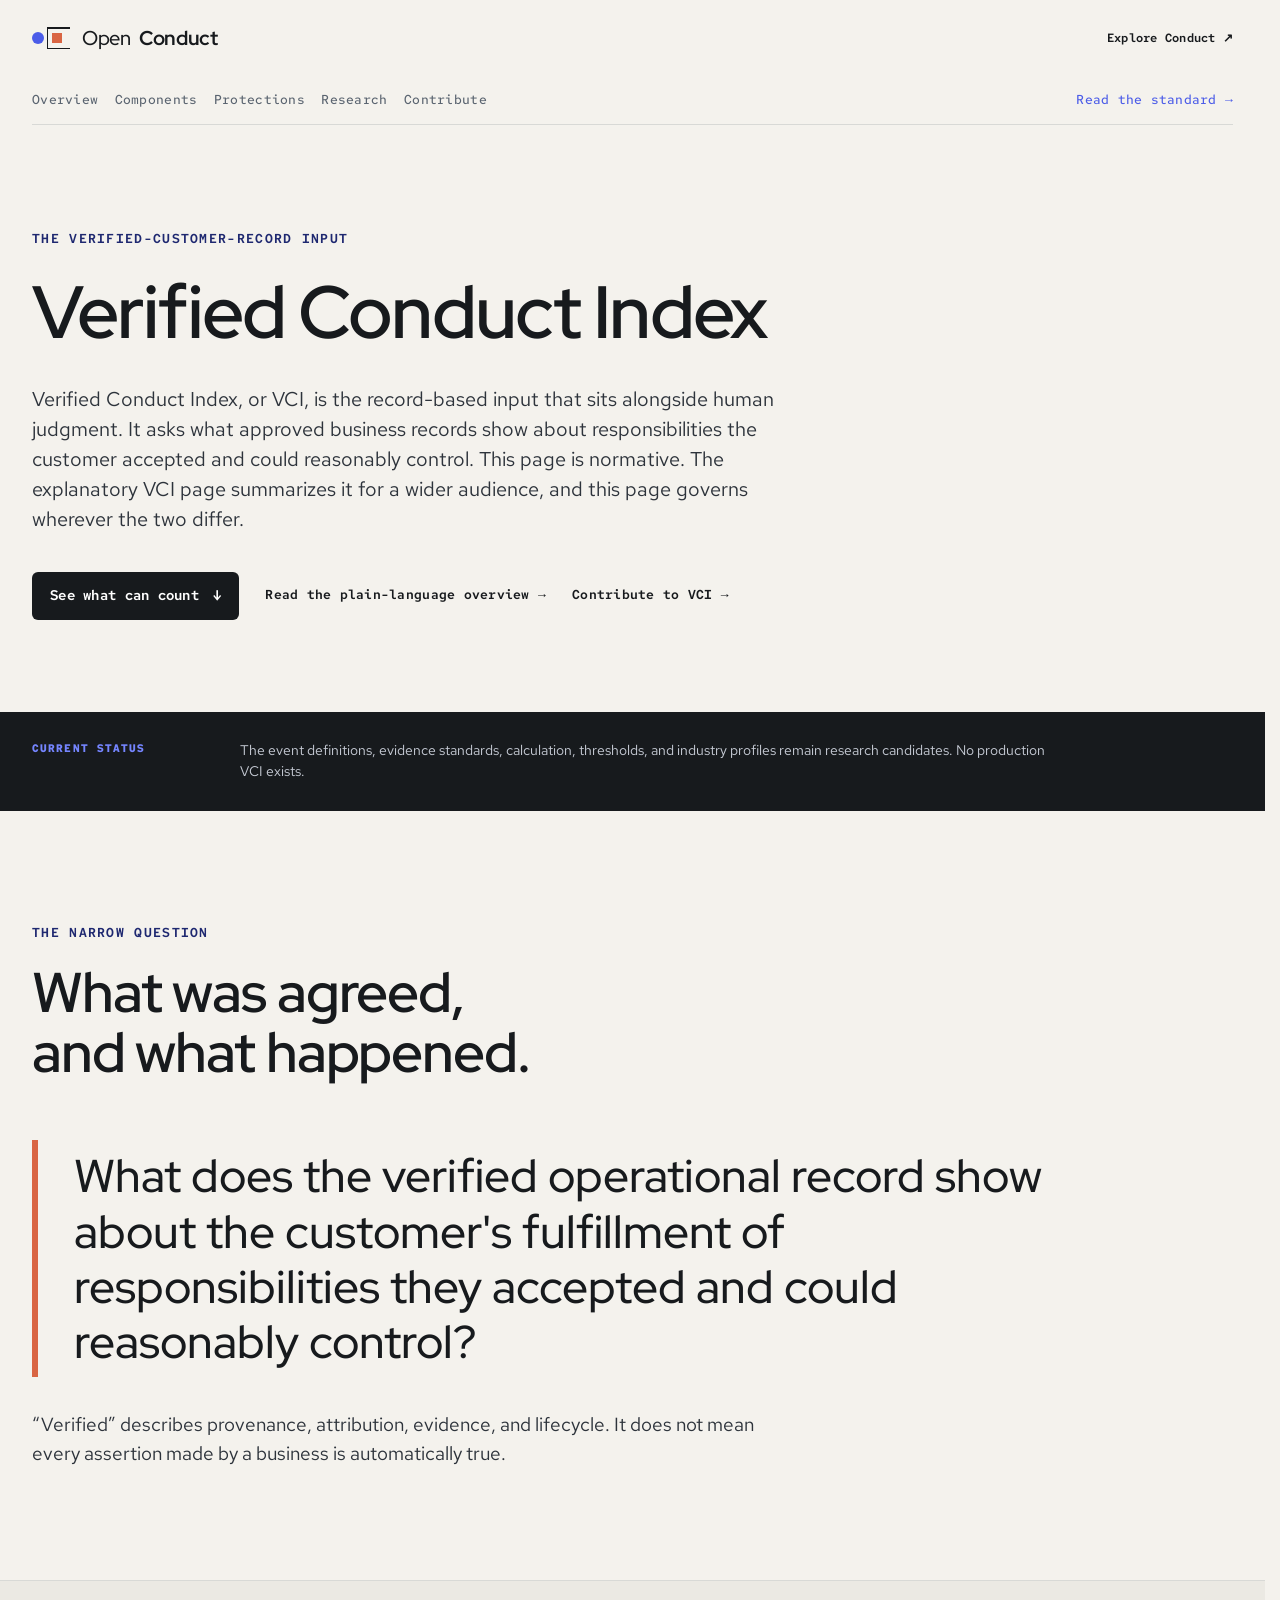
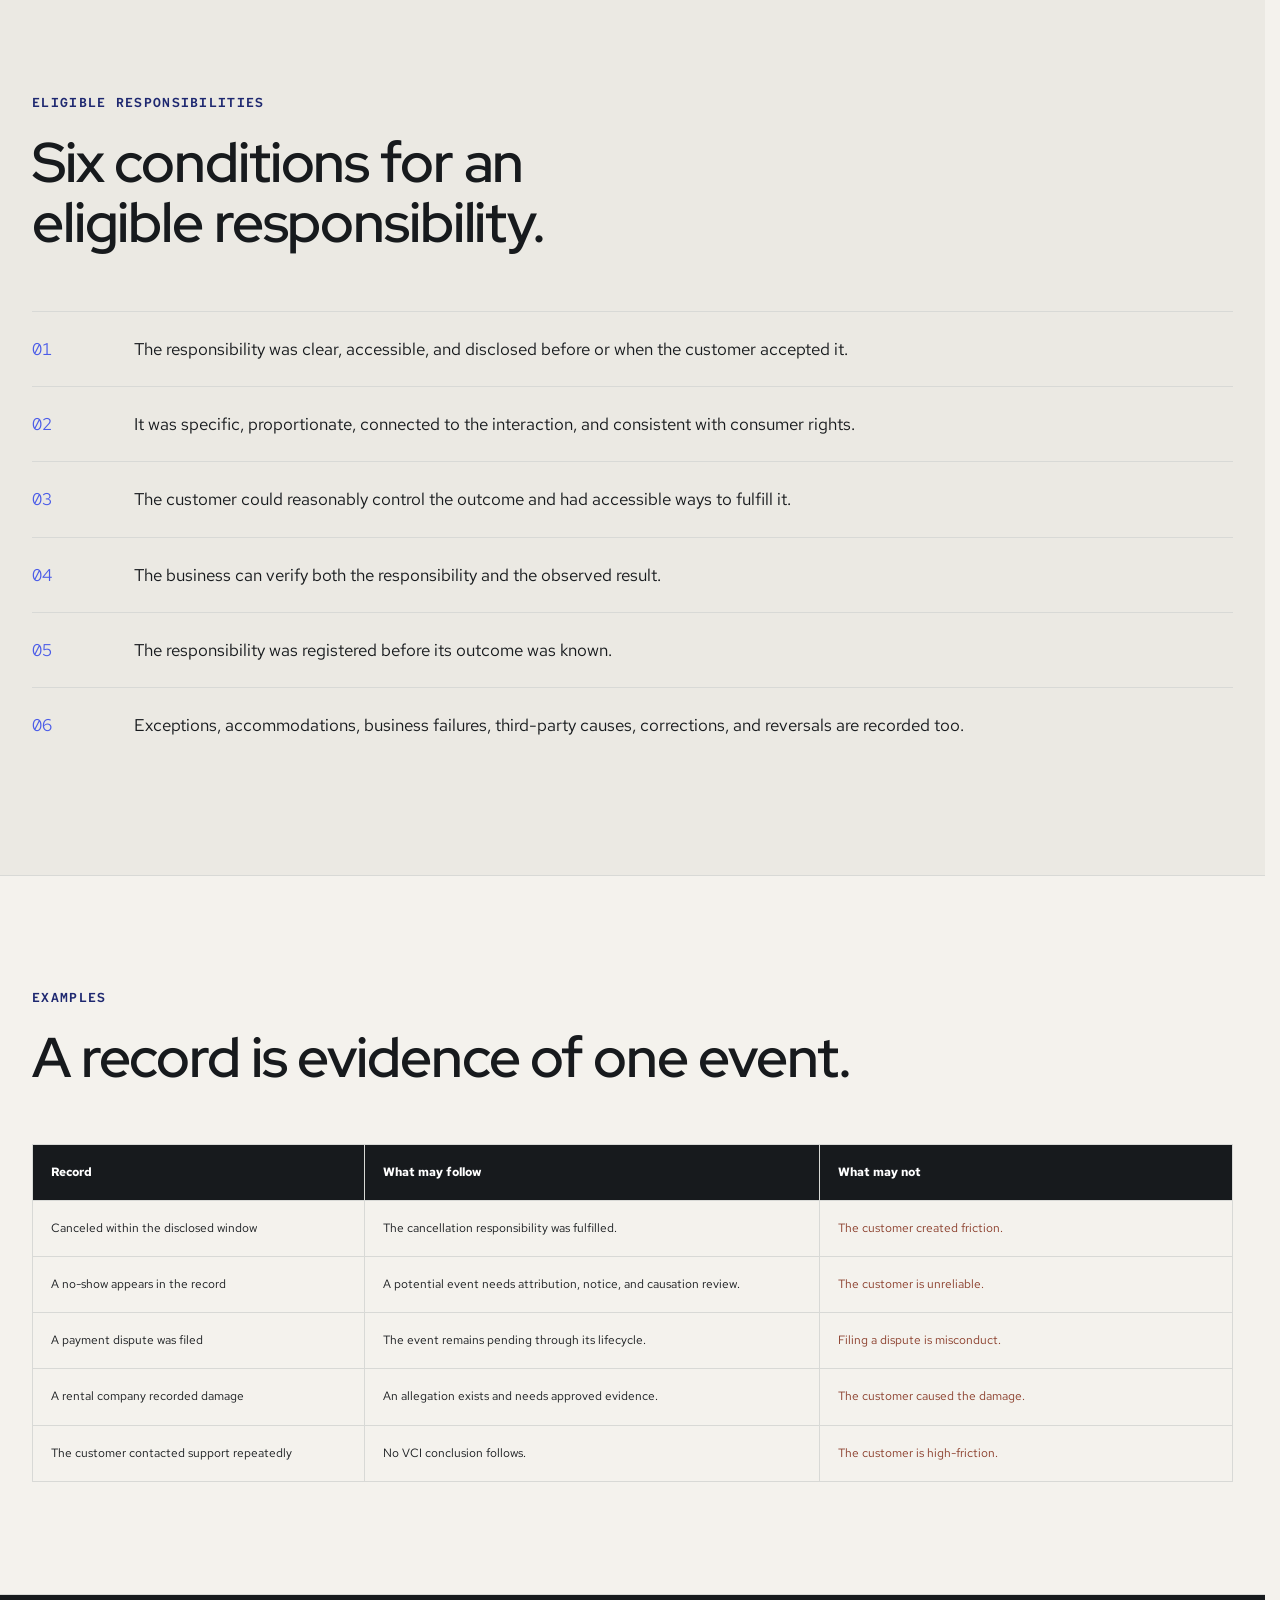
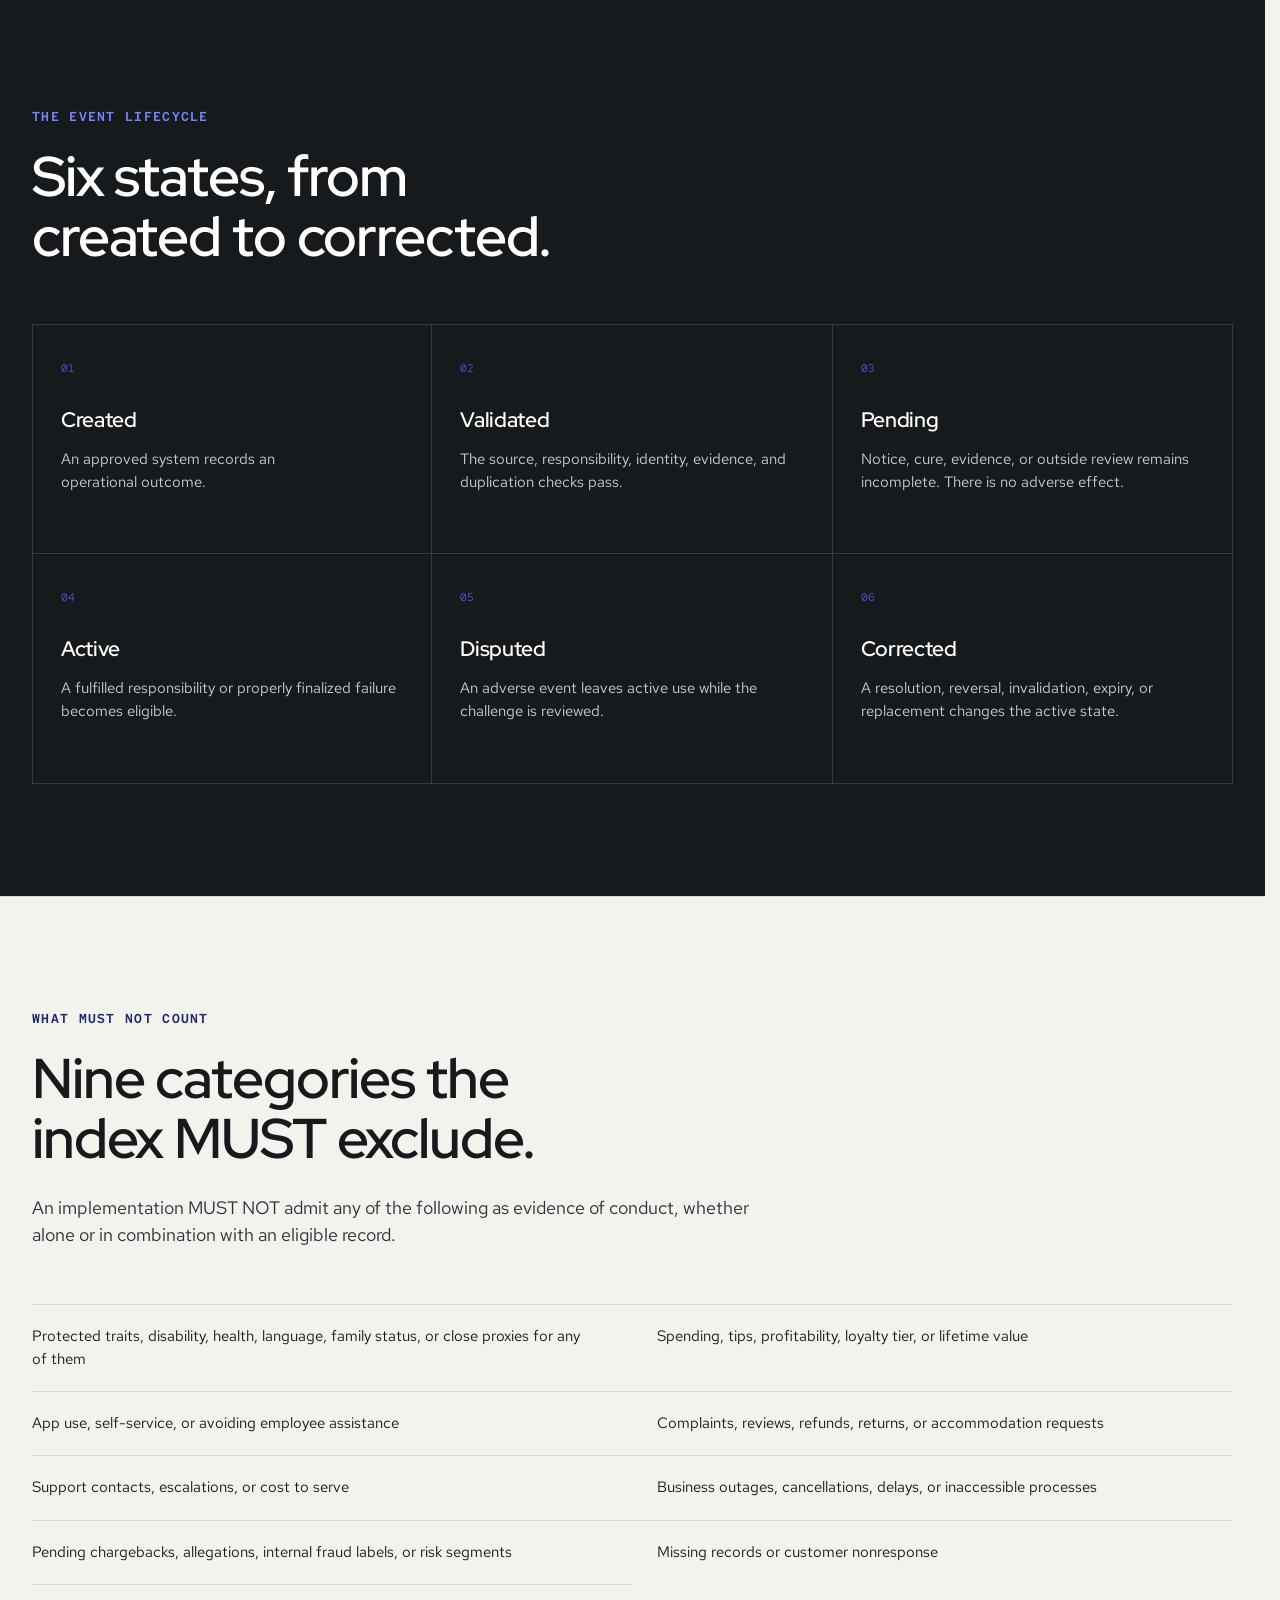
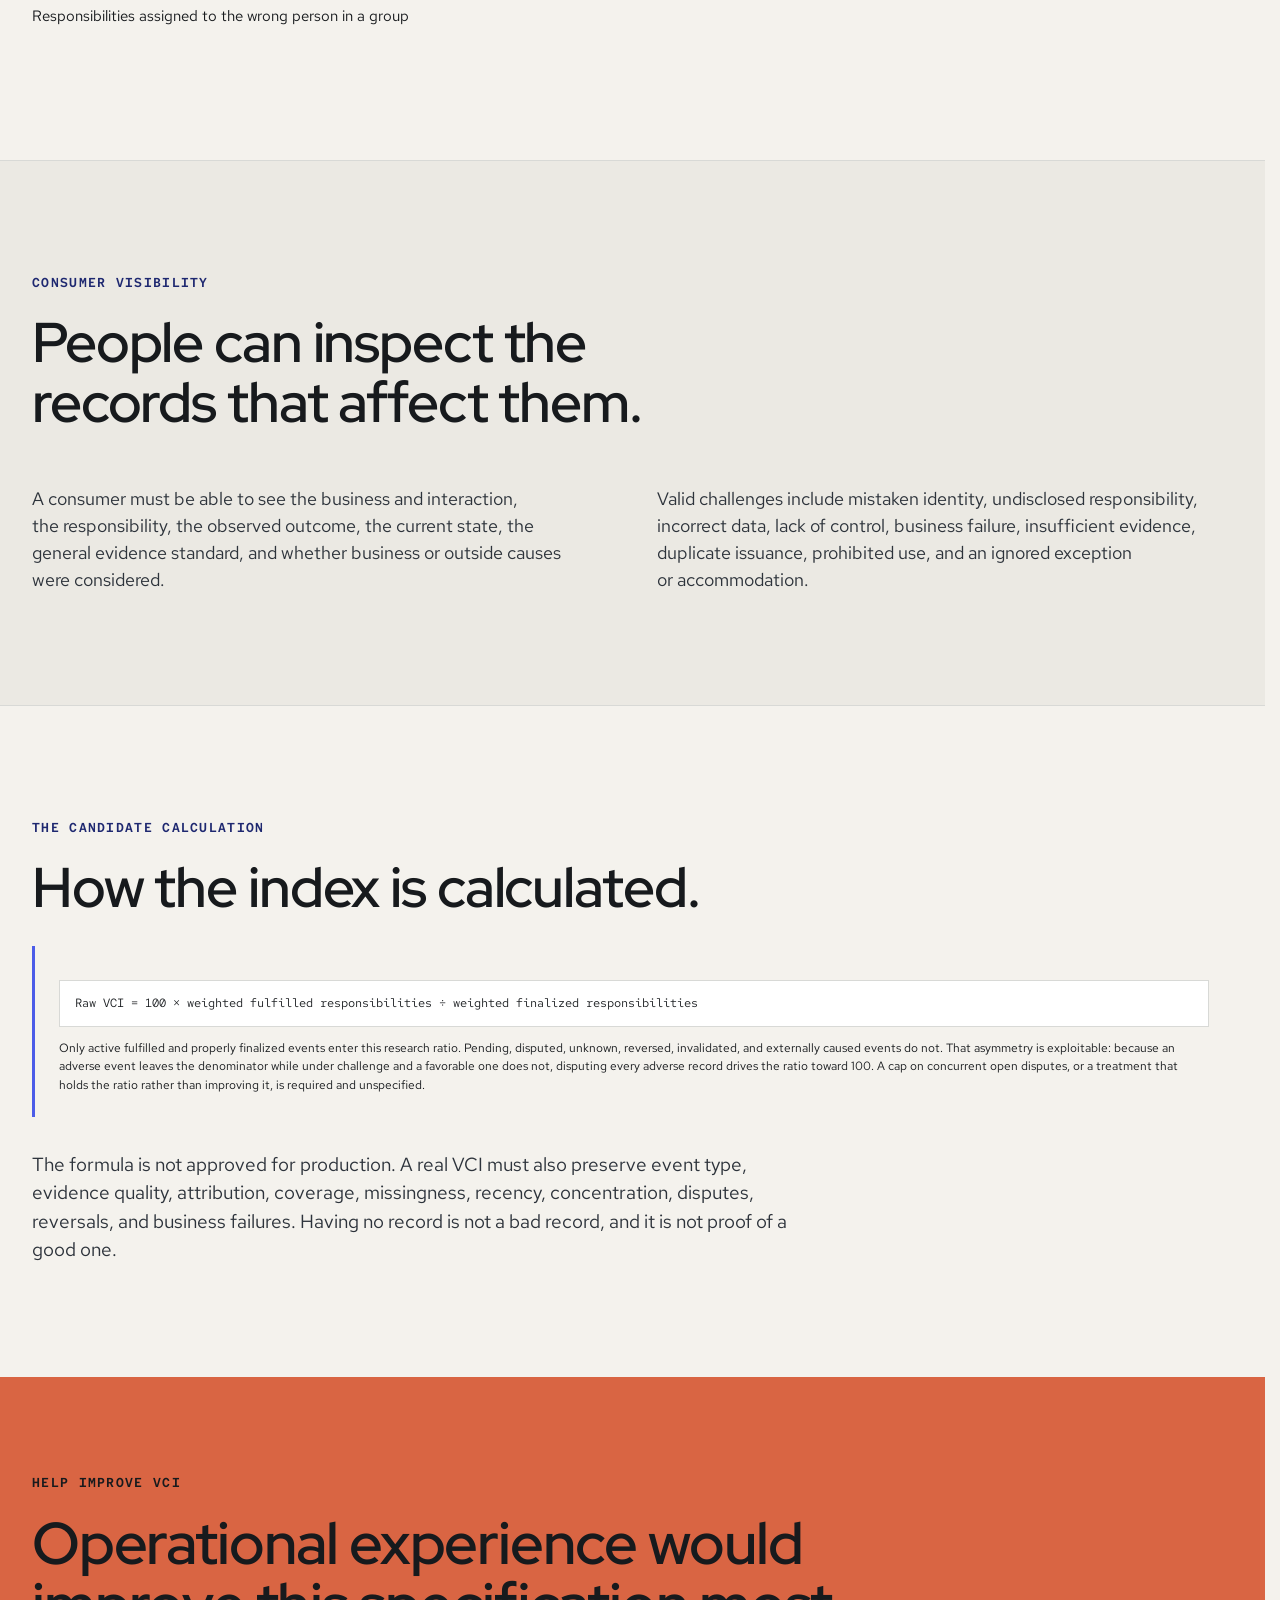
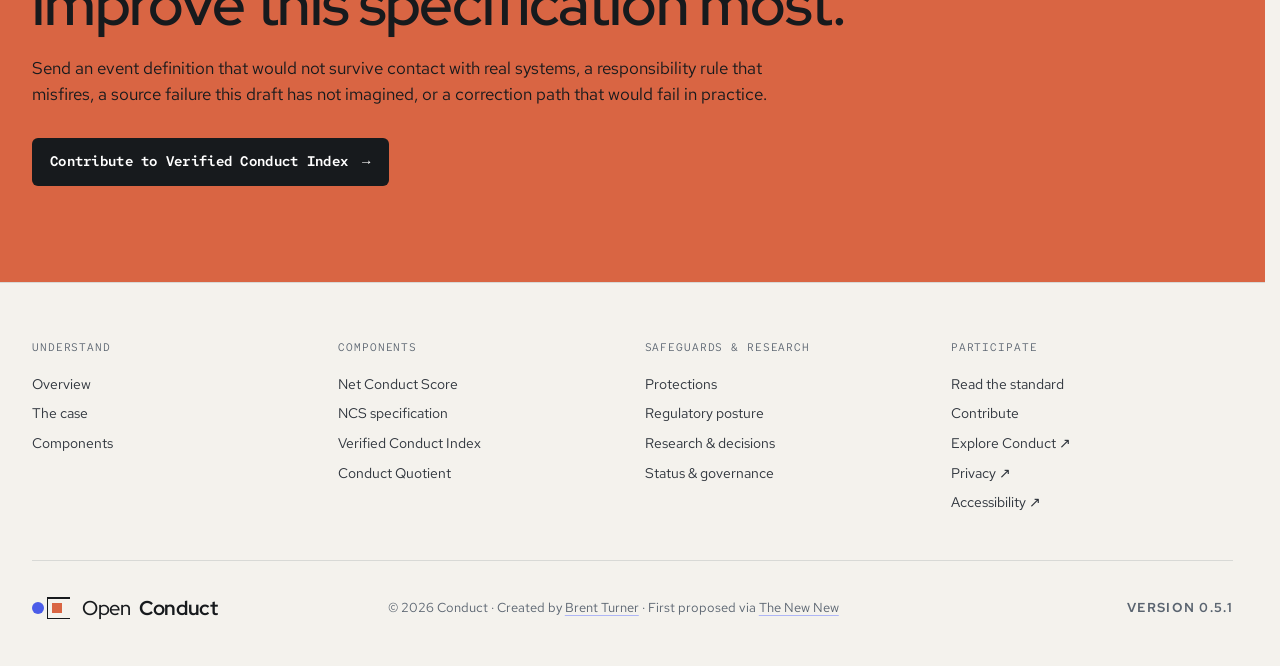
<file: standard/0.5/verified-conduct-index/index.html>
<!DOCTYPE html>
<html lang="en">
<head>
  <meta charset="utf-8">
  <meta name="viewport" content="width=device-width, initial-scale=1">
  <title>Verified Conduct Index — Standard 0.5 | Open Conduct</title>
  <meta name="description" content="The proposed operational-record input for eligible responsibilities within a customer's control.">
  <meta name="robots" content="index,follow,max-image-preview:large,max-snippet:-1,max-video-preview:-1">
  <meta name="theme-color" content="#f4f2ed">
  <meta name="color-scheme" content="light dark">
  <link rel="canonical" href="https://openconduct.org/standard/0.5/verified-conduct-index/">
  <link rel="stylesheet" href="../../../assets/site.css">
  <link rel="icon" href="../../../favicon.ico" sizes="32x32">
  <link rel="icon" href="../../../favicon.svg" type="image/svg+xml">
  <link rel="apple-touch-icon" href="../../../apple-touch-icon.png">
  <link rel="manifest" href="../../../site.webmanifest">
  <meta property="og:type" content="article">
  <meta property="og:locale" content="en_US">
  <meta property="og:site_name" content="Open Conduct">
  <meta property="og:title" content="Verified Conduct Index — Standard 0.5 | Open Conduct">
  <meta property="og:description" content="The proposed operational-record input for eligible responsibilities within a customer's control.">
  <meta property="og:url" content="https://openconduct.org/standard/0.5/verified-conduct-index/">
  <meta property="og:image" content="https://openconduct.org/og.png">
  <meta property="og:image:width" content="1200">
  <meta property="og:image:height" content="630">
  <meta property="og:image:alt" content="Good conduct should count. Conduct and Open Conduct.">
  <meta name="twitter:card" content="summary_large_image">
  <meta name="twitter:title" content="Verified Conduct Index — Standard 0.5 | Open Conduct">
  <meta name="twitter:description" content="The proposed operational-record input for eligible responsibilities within a customer's control.">
  <meta name="twitter:image" content="https://openconduct.org/og.png">
  <script type="application/ld+json">
  {"@context":"https://schema.org","@graph":[{"@type":"WebSite","@id":"https://openconduct.org/#website","url":"https://openconduct.org/","name":"Open Conduct","inLanguage":"en-US"},{"@type":"Person","@id":"https://brentturner.is/#person","name":"Brent Turner","url":"https://brentturner.is/"},{"@type":"TechArticle","@id":"https://openconduct.org/standard/0.5/verified-conduct-index/#page","url":"https://openconduct.org/standard/0.5/verified-conduct-index/","name":"Verified Conduct Index — Standard 0.5 | Open Conduct","description":"The proposed operational-record input for eligible responsibilities within a customer's control.","isPartOf":{"@id":"https://openconduct.org/#website"},"author":{"@id":"https://brentturner.is/#person"},"inLanguage":"en-US","dateModified":"2026-08-23"}]}
  </script>
</head>
<body>
  <main class="open-site open-editorial-site">
    <a class="skip-link" href="#open-main">Skip to content</a>
    <header class="open-header">
      <a class="open-wordmark" aria-label="Open Conduct home" href="../../../"><span class="open-mark" aria-hidden="true"><span class="open-mark-frame"></span><span class="open-mark-circle"></span><span class="open-mark-square"></span></span><span><em>Open</em> Conduct</span></a>
      <div class="open-utility">
        <a href="https://conduct.is/" target="_blank" rel="noopener noreferrer">Explore Conduct <span aria-hidden="true">↗</span></a>
      </div>
      <input type="checkbox" id="nav-toggle" class="nav-toggle" aria-hidden="true">
      <label for="nav-toggle" class="nav-toggle-btn" aria-label="Toggle navigation"><span></span></label>
      <nav class="open-primary-nav" aria-label="Open Conduct navigation">
        <a href="../../../">Overview</a><a href="../../../components/">Components</a><a href="../../../protections/">Protections</a><a href="../../../library/">Research</a><a href="../../../contribute/">Contribute</a><a class="nav-spec-link is-active" href="../conduct-quotient/">Read the standard →</a>
      </nav>
    </header>
    <div id="open-main">
      <header class="editorial-hero">
        <p class="document-type">THE VERIFIED-CUSTOMER-RECORD INPUT</p>
        <h1>Verified Conduct Index</h1>
        <p>Verified Conduct Index, or VCI, is the record-based input that sits alongside human judgment. It asks what approved business records show about responsibilities the customer accepted and could reasonably control. This page is normative. The <a href="../../../verifiedconductindex/">explanatory VCI page</a> summarizes it for a wider audience, and this page governs wherever the two differ.</p>
        <div class="editorial-actions">
          <a class="button button-ink" href="#scope">See what can count <span aria-hidden="true">↓</span></a><a class="text-action" href="../../../verifiedconductindex/">Read the plain-language overview <span aria-hidden="true">→</span></a><a class="text-action" href="../../../contribute/">Contribute to VCI <span aria-hidden="true">→</span></a>
        </div>
      </header>
      <aside class="editorial-status">
        <strong>CURRENT STATUS</strong>
        <p>The event definitions, evidence standards, calculation, thresholds, and industry profiles remain research candidates. No production VCI exists.</p>
      </aside>
      <section class="editorial-section" id="scope">
        <div class="editorial-heading">
          <p class="document-type">THE NARROW QUESTION</p>
          <h2>What was agreed, and what happened.</h2>
        </div>
        <blockquote class="question-callout question-callout-square">
          What does the verified operational record show about the customer's fulfillment of responsibilities they accepted and could reasonably control?
        </blockquote>
        <p class="section-lead">“Verified” describes provenance, attribution, evidence, and lifecycle. It does not mean every assertion made by a business is automatically true.</p>
      </section>
      <section class="editorial-section editorial-soft">
        <div class="editorial-heading">
          <p class="document-type">ELIGIBLE RESPONSIBILITIES</p>
          <h2>Six conditions for an eligible responsibility.</h2>
        </div>
        <ol class="numbered-rules light-rules">
          <li>
            <span>01</span>
            <p>The responsibility was clear, accessible, and disclosed before or when the customer accepted it.</p>
          </li>
          <li>
            <span>02</span>
            <p>It was specific, proportionate, connected to the interaction, and consistent with consumer rights.</p>
          </li>
          <li>
            <span>03</span>
            <p>The customer could reasonably control the outcome and had accessible ways to fulfill it.</p>
          </li>
          <li>
            <span>04</span>
            <p>The business can verify both the responsibility and the observed result.</p>
          </li>
          <li>
            <span>05</span>
            <p>The responsibility was registered before its outcome was known.</p>
          </li>
          <li>
            <span>06</span>
            <p>Exceptions, accommodations, business failures, third-party causes, corrections, and reversals are recorded too.</p>
          </li>
        </ol>
      </section>
      <section class="editorial-section">
        <div class="editorial-heading">
          <p class="document-type">EXAMPLES</p>
          <h2>A record is evidence of one event.</h2>
        </div>
        <div class="comparison-table" role="table" aria-label="Examples of permitted and prohibited VCI interpretations">
          <div class="comparison-head" role="row">
            <strong role="columnheader">Record</strong><strong role="columnheader">What may follow</strong><strong role="columnheader">What may not</strong>
          </div>
          <div role="row">
            <span role="cell">Canceled within the disclosed window</span><span role="cell">The cancellation responsibility was fulfilled.</span><span role="cell">The customer created friction.</span>
          </div>
          <div role="row">
            <span role="cell">A no-show appears in the record</span><span role="cell">A potential event needs attribution, notice, and causation review.</span><span role="cell">The customer is unreliable.</span>
          </div>
          <div role="row">
            <span role="cell">A payment dispute was filed</span><span role="cell">The event remains pending through its lifecycle.</span><span role="cell">Filing a dispute is misconduct.</span>
          </div>
          <div role="row">
            <span role="cell">A rental company recorded damage</span><span role="cell">An allegation exists and needs approved evidence.</span><span role="cell">The customer caused the damage.</span>
          </div>
          <div role="row">
            <span role="cell">The customer contacted support repeatedly</span><span role="cell">No VCI conclusion follows.</span><span role="cell">The customer is high-friction.</span>
          </div>
        </div>
      </section>
      <section class="editorial-section editorial-ink">
        <div class="editorial-heading">
          <p class="document-type">THE EVENT LIFECYCLE</p>
          <h2>Six states, from created to corrected.</h2>
        </div>
        <div class="lifecycle-grid">
          <article>
            <span>01</span>
            <h3>Created</h3>
            <p>An approved system records an operational outcome.</p>
          </article>
          <article>
            <span>02</span>
            <h3>Validated</h3>
            <p>The source, responsibility, identity, evidence, and duplication checks pass.</p>
          </article>
          <article>
            <span>03</span>
            <h3>Pending</h3>
            <p>Notice, cure, evidence, or outside review remains incomplete. There is no adverse effect.</p>
          </article>
          <article>
            <span>04</span>
            <h3>Active</h3>
            <p>A fulfilled responsibility or properly finalized failure becomes eligible.</p>
          </article>
          <article>
            <span>05</span>
            <h3>Disputed</h3>
            <p>An adverse event leaves active use while the challenge is reviewed.</p>
          </article>
          <article>
            <span>06</span>
            <h3>Corrected</h3>
            <p>A resolution, reversal, invalidation, expiry, or replacement changes the active state.</p>
          </article>
        </div>
      </section>
      <section class="editorial-section">
        <div class="editorial-heading">
          <p class="document-type">WHAT MUST NOT COUNT</p>
          <h2>Nine categories the index MUST exclude.</h2>
          <p class="section-lead">An implementation MUST NOT admit any of the following as evidence of conduct, whether alone or in combination with an eligible record.</p>
        </div>
        <ul class="exclusion-grid">
          <li>Protected traits, disability, health, language, family status, or close proxies for any of them</li>
          <li>Spending, tips, profitability, loyalty tier, or lifetime value</li>
          <li>App use, self-service, or avoiding employee assistance</li>
          <li>Complaints, reviews, refunds, returns, or accommodation requests</li>
          <li>Support contacts, escalations, or cost to serve</li>
          <li>Business outages, cancellations, delays, or inaccessible processes</li>
          <li>Pending chargebacks, allegations, internal fraud labels, or risk segments</li>
          <li>Missing records or customer nonresponse</li>
          <li>Responsibilities assigned to the wrong person in a group</li>
        </ul>
      </section>
      <section class="editorial-section editorial-soft">
        <div class="editorial-heading">
          <p class="document-type">CONSUMER VISIBILITY</p>
          <h2>People can inspect the records that affect them.</h2>
        </div>
        <div class="two-column-copy">
          <p>A consumer must be able to see the business and interaction, the responsibility, the observed outcome, the current state, the general evidence standard, and whether business or outside causes were considered.</p>
          <p>Valid challenges include mistaken identity, undisclosed responsibility, incorrect data, lack of control, business failure, insufficient evidence, duplicate issuance, prohibited use, and an ignored exception or accommodation.</p>
        </div>
      </section>
      <section class="editorial-section">
        <div class="editorial-heading">
          <p class="document-type">THE CANDIDATE CALCULATION</p>
          <h2>How the index is calculated.</h2>
        </div>
        <div class="formula-block">
          <code>Raw VCI = 100 × weighted fulfilled responsibilities ÷ weighted finalized responsibilities</code>
          <p>Only active fulfilled and properly finalized events enter this research ratio. Pending, disputed, unknown, reversed, invalidated, and externally caused events do not. That asymmetry is exploitable: because an adverse event leaves the denominator while under challenge and a favorable one does not, disputing every adverse record drives the ratio toward 100. A cap on concurrent open disputes, or a treatment that holds the ratio rather than improving it, is required and unspecified.</p>
        </div>
        <p class="section-lead">The formula is not approved for production. A real VCI must also preserve event type, evidence quality, attribution, coverage, missingness, recency, concentration, disputes, reversals, and business failures. Having no record is not a bad record, and it is not proof of a good one.</p>
      </section>
      <section class="editorial-cta">
        <p class="document-type">HELP IMPROVE VCI</p>
        <h2>Operational experience would improve this specification most.</h2>
        <p>Send an event definition that would not survive contact with real systems, a responsibility rule that misfires, a source failure this draft has not imagined, or a correction path that would fail in practice.</p><a class="button button-ink" href="../../../contribute/">Contribute to Verified Conduct Index <span aria-hidden="true">→</span></a>
      </section>
    </div>
    <footer class="open-footer">
      <nav class="footer-nav" aria-label="Open Conduct pages">
        <div class="footer-nav-group">
          <p>Understand</p>
          <a href="../../../">Overview</a>
          <a href="../../../case-for-conduct/">The case</a>
          <a href="../../../components/">Components</a>
        </div>
        <div class="footer-nav-group">
          <p>Components</p>
          <a href="../../../netconductscore/">Net Conduct Score</a>
          <a href="../../../standard/0.5/net-conduct-score/">NCS specification</a>
          <a href="../../../verifiedconductindex/">Verified Conduct Index</a>
          <a href="../conduct-quotient/">Conduct Quotient</a>
        </div>
        <div class="footer-nav-group">
          <p>Safeguards &amp; research</p>
          <a href="../../../protections/">Protections</a>
          <a href="../../../regulatory-posture/">Regulatory posture</a>
          <a href="../../../library/">Research &amp; decisions</a>
          <a href="../../../status/">Status &amp; governance</a>
        </div>
        <div class="footer-nav-group">
          <p>Participate</p>
          <a href="../conduct-quotient/">Read the standard</a>
          <a href="../../../contribute/">Contribute</a>
          <a href="https://conduct.is/" target="_blank" rel="noopener noreferrer">Explore Conduct <span aria-hidden="true">↗</span></a>
          <a href="https://conduct.is/privacy/" target="_blank" rel="noopener noreferrer">Privacy <span aria-hidden="true">↗</span></a>
          <a href="https://conduct.is/accessibility/" target="_blank" rel="noopener noreferrer">Accessibility <span aria-hidden="true">↗</span></a>
        </div>
      </nav>
      <div class="footer-meta">
        <div class="open-wordmark">
          <span class="open-mark" aria-hidden="true"><span class="open-mark-frame"></span><span class="open-mark-circle"></span><span class="open-mark-square"></span></span><span><em>Open</em> Conduct</span>
        </div>
        <p class="footer-origin">© 2026 Conduct · Created by <a href="https://brentturner.is">Brent Turner</a> · First proposed via <a href="https://thenewnew.is/p/conduct-quotient-cq-net-conduct-score-ncs">The New New</a></p>
        <p class="footer-version">VERSION 0.5.1</p>
      </div>
    </footer>
  </main>
</body>
</html>
</file>
<file: assets/site.css>
/* Self-hosted variable fonts — SIL Open Font License 1.1 */

@font-face {
  font-family: "Red Hat Display";
  font-style: normal;
  font-weight: 300 900;
  font-display: swap;
  src: url("fonts/RedHatDisplay-VF.woff2") format("woff2");
}

@font-face {
  font-family: "Red Hat Display";
  font-style: italic;
  font-weight: 300 900;
  font-display: swap;
  src: url("fonts/RedHatDisplay-Italic-VF.woff2") format("woff2");
}

@font-face {
  font-family: "Red Hat Text";
  font-style: normal;
  font-weight: 300 700;
  font-display: swap;
  src: url("fonts/RedHatText-VF.woff2") format("woff2");
}

@font-face {
  font-family: "Red Hat Text";
  font-style: italic;
  font-weight: 300 700;
  font-display: swap;
  src: url("fonts/RedHatText-Italic-VF.woff2") format("woff2");
}

@font-face {
  font-family: "Red Hat Mono";
  font-style: normal;
  font-weight: 300 700;
  font-display: swap;
  src: url("fonts/RedHatMono-Variable.woff2") format("woff2");
}

@font-face {
  font-family: "Red Hat Mono";
  font-style: italic;
  font-weight: 300 700;
  font-display: swap;
  src: url("fonts/RedHatMono-Italic-Variable.woff2") format("woff2");
}

:root {
  --midnight: #090c18;
  --night-surface: #121725;
  --paper: #f4f2ed;
  --white: #ffffff;
  --ink: #171a1d;
  --quiet-ink: #5a6470;
  --hairline-light: #d8d9d6;
  --hairline-dark: #293142;
  --indigo: #4b5ce8;
  --bright-indigo: #7585ff;
  --coral: #d96543;
  --soft-coral: #ff9a7c;

  /* Extended palette — text on dark backgrounds */
  --muted-light: #c8ccda;
  --muted-medium: #9da5b8;
  --muted-warm: #aeb5c6;
  --muted-body: #c7ccd6;

  /* Extended palette — text on light backgrounds */
  --deep-indigo: #1e2870;
  --deep-coral: #4c2115;
  --spec-body: #2d333b;

  /* Extended palette — backgrounds and accents */
  --indigo-wash: #e5e7f8;
  --warm-paper: #ebe9e3;
  --bright-indigo-hover: #8a98ff;
  --warm-coral-bg: #e57a58;
  --border-dark: #343a46;

  /* Typography */
  --font-display: "Red Hat Display", "Helvetica Neue", Arial, sans-serif;
  --font-text: "Red Hat Text", "Helvetica Neue", Arial, sans-serif;
  --font-mono: "Red Hat Mono", "SFMono-Regular", Consolas, "Liberation Mono", monospace;
  --font-sans: var(--font-text);
  --font-serif: var(--font-display);
  --site-width: 1440px;

  /* Spacing scale — section rhythm */
  --section-sm: 80px;
  --section-md: 112px;
  --section-lg: 140px;
}

* {
  box-sizing: border-box;
}

html {
  scroll-behavior: smooth;
  scrollbar-gutter: stable;
}

body {
  margin: 0;
  background: var(--paper);
  color: var(--ink);
  font-family: var(--font-text);
  font-size: 17px;
  font-feature-settings: "kern" 1, "liga" 1, "calt" 1;
  font-variant-ligatures: common-ligatures contextual;
  line-height: 1.55;
  text-rendering: optimizeLegibility;
  -webkit-font-smoothing: antialiased;
}

h1,
h2,
h3 {
  text-wrap: balance;
  hyphens: none;
}

p,
li {
  text-wrap: pretty;
  hyphens: none;
}

blockquote,
.question-callout {
  hanging-punctuation: first last;
}

a {
  color: inherit;
  text-decoration: none;
}

button,
input {
  font: inherit;
}

.skip-link {
  background: var(--white);
  color: var(--ink);
  left: 16px;
  padding: 10px 14px;
  position: fixed;
  top: -80px;
  z-index: 1000;
}

.skip-link:focus {
  top: 16px;
}

:focus-visible {
  outline: 3px solid var(--bright-indigo);
  outline-offset: 3px;
}

.sr-only {
  clip: rect(0, 0, 0, 0);
  clip-path: inset(50%);
  height: 1px;
  overflow: hidden;
  position: absolute;
  white-space: nowrap;
  width: 1px;
}

.eyebrow,
.document-type,
.mini-label,
.model-number,
.footer-version {
  font-family: var(--font-mono);
  font-size: 13px;
  font-weight: 600;
  letter-spacing: 0.1em;
  margin: 0;
  text-transform: uppercase;
}

.button {
  align-items: center;
  border-radius: 6px;
  display: inline-flex;
  font-family: var(--font-mono);
  font-size: 14px;
  font-weight: 600;
  gap: 14px;
  justify-content: space-between;
  letter-spacing: 0.02em;
  min-height: 48px;
  padding: 0 18px;
  transition: background-color 160ms ease, color 160ms ease, transform 160ms ease;
}

.button:hover {
  transform: translateY(-1px);
}

.button-primary {
  background: var(--bright-indigo);
  color: var(--midnight);
}

.button-primary:hover {
  background: var(--bright-indigo-hover);
}

.button-dark-outline {
  border: 1px solid var(--hairline-dark);
  color: var(--white);
}

.button-dark-outline:hover {
  border-color: var(--bright-indigo);
}

.button-ink {
  background: var(--ink);
  color: var(--white);
}

.button-ink:hover {
  background: var(--indigo);
}

/* Conduct */

.conduct-site {
  background: var(--midnight);
  color: var(--white);
  overflow: hidden;
}

.conduct-nav {
  align-items: center;
  border-bottom: 1px solid var(--hairline-dark);
  display: grid;
  gap: 32px;
  grid-template-columns: 1fr auto 1fr;
  height: 80px;
  margin: 0 auto;
  max-width: var(--site-width);
  padding: 0 40px;
  position: relative;
  z-index: 20;
}

.conduct-brand {
  align-items: center;
  display: inline-flex;
  font-size: 23px;
  font-weight: 800;
  gap: 10px;
  letter-spacing: -0.02em;
  width: max-content;
}

.brand-mark {
  display: inline-block;
  height: 28px;
  position: relative;
  width: 29px;
}

.brand-frame {
  border-left: 2px solid currentColor;
  height: 22px;
  left: 1px;
  position: absolute;
  top: 3px;
  width: 27px;
}

.brand-frame::before,
.brand-frame::after {
  background: currentColor;
  content: "";
  height: 2px;
  left: 0;
  position: absolute;
  width: 25px;
}

.brand-frame::before {
  top: 0;
}

.brand-frame::after {
  bottom: 0;
}

.brand-circle {
  background: var(--bright-indigo);
  border-radius: 50%;
  height: 13px;
  left: 5px;
  position: absolute;
  top: 7.5px;
  width: 13px;
  z-index: 3;
}

.brand-square {
  background: var(--soft-coral);
  height: 12px;
  left: 14px;
  position: absolute;
  top: 8px;
  width: 12px;
  z-index: 2;
}

.conduct-nav nav {
  align-items: center;
  display: flex;
  gap: 28px;
}

.conduct-nav nav a,
.nav-action {
  color: var(--muted-light);
  font-size: 13px;
  font-weight: 500;
  white-space: nowrap;
}

.conduct-nav nav a:hover,
.nav-action:hover {
  color: var(--white);
}

.conduct-mobile-nav { display: none; }

.nav-action {
  justify-self: end;
}

.conduct-hero {
  display: grid;
  grid-template-columns: minmax(0, 0.92fr) minmax(480px, 1.08fr);
  margin: 0 auto;
  max-width: var(--site-width);
  min-height: calc(100vh - 80px);
  min-height: calc(100svh - 80px);
  padding: 88px 40px 96px;
  position: relative;
}

.hero-copy {
  align-self: center;
  max-width: 650px;
  position: relative;
  z-index: 5;
}

.dark-eyebrow {
  color: var(--bright-indigo);
}

.hero-copy h1 {
  font-size: clamp(64px, 6.7vw, 102px);
  font-weight: 700;
  letter-spacing: -0.01em;
  line-height: 1.02;
  margin: 28px 0 32px;
  max-width: 780px;
}

.hero-lead {
  color: var(--muted-light);
  font-size: 20px;
  line-height: 1.55;
  margin: 0;
  max-width: 630px;
}

.hero-actions {
  display: flex;
  flex-wrap: wrap;
  gap: 12px;
  margin-top: 38px;
}

.hero-status {
  border-left: 2px solid var(--soft-coral);
  color: var(--muted-medium);
  font-size: 12px;
  line-height: 1.55;
  margin: 34px 0 0;
  max-width: 500px;
  padding-left: 14px;
}

.hero-geometry {
  align-self: center;
  height: min(700px, 70vw);
  justify-self: stretch;
  min-height: 580px;
  position: relative;
}

.geometry-grid {
  background-image: linear-gradient(var(--hairline-dark) 1px, transparent 1px), linear-gradient(90deg, var(--hairline-dark) 1px, transparent 1px);
  background-size: 48px 48px;
  height: 82%;
  opacity: 0.34;
  position: absolute;
  right: -30%;
  top: 10%;
  transform: perspective(900px) rotateY(-22deg) rotateZ(-8deg);
  width: 110%;
}

.geometry-frame {
  border: 2px solid var(--bright-indigo);
  border-right-color: transparent;
  position: absolute;
}

.geometry-frame-back {
  height: 64%;
  opacity: 0.35;
  right: 3%;
  top: 4%;
  transform: rotate(13deg);
  width: 61%;
}

.geometry-frame-front {
  bottom: 8%;
  height: 64%;
  right: 12%;
  transform: rotate(-7deg);
  width: 60%;
}

.geometry-circle,
.geometry-square {
  box-shadow: 0 26px 70px rgba(0, 0, 0, 0.35);
  position: absolute;
}

.geometry-circle {
  background: var(--bright-indigo);
  border-radius: 50%;
}

.geometry-circle-large {
  height: 220px;
  left: 8%;
  top: 12%;
  width: 220px;
}

.geometry-circle-small {
  background: transparent;
  border: 1px solid var(--soft-coral);
  bottom: 11%;
  height: 74px;
  left: 26%;
  width: 74px;
}

.geometry-square {
  background: var(--coral);
}

.geometry-square-large {
  bottom: 21%;
  height: 190px;
  right: 1%;
  transform: rotate(11deg);
  width: 190px;
}

.geometry-square-small {
  background: var(--night-surface);
  border: 1px solid var(--bright-indigo);
  height: 112px;
  left: 39%;
  top: 28%;
  transform: rotate(-9deg);
  width: 112px;
}

.geometry-proof {
  background: var(--white);
  bottom: 19%;
  height: 18px;
  position: absolute;
  right: 5%;
  transform: rotate(-7deg);
  width: 96px;
}

.geometry-label {
  color: var(--muted-medium);
  font-family: var(--font-mono);
  font-size: 10px;
  letter-spacing: 0.14em;
  position: absolute;
}

.geometry-label-human { left: 9%; top: 7%; }
.geometry-label-record { right: 1%; bottom: 17%; }
.geometry-label-context { right: 30%; top: 0; }
.geometry-label-proof { bottom: 13%; right: 3%; }

@keyframes settle-in {
  0% { opacity: 0; transform: translate3d(18px, -20px, 0) scale(0.96); }
  100% { opacity: 1; }
}

.hero-geometry > * {
  animation: settle-in 680ms cubic-bezier(0.22, 1, 0.36, 1) both;
}

.hero-geometry > :nth-child(3n + 1) { animation-delay: 80ms; }
.hero-geometry > :nth-child(3n + 2) { animation-delay: 160ms; }

.interface-preview-strip {
  background: var(--paper);
  color: var(--ink);
  display: grid;
  gap: 50px;
  grid-template-columns: 0.72fr 1.28fr;
  padding: 66px max(40px, calc((100vw - 1360px) / 2));
}

.interface-preview-strip .eyebrow { color: var(--indigo); }
.interface-preview-strip h2 { font-size: clamp(27px, 2.4vw, 36px); letter-spacing: -0.012em; line-height: 1.15; margin: 16px 0 18px; max-width: 500px; }
.interface-preview-strip > div:first-child > a { color: var(--indigo); font-size: 12px; font-weight: 600; }
.preview-thumbnails { display: grid; gap: 12px; grid-template-columns: repeat(4, 1fr); }
.preview-thumb { background: var(--white); border: 1px solid var(--hairline-light); min-height: 190px; padding: 18px; }
.thumb-label { color: var(--indigo); display: block; font-family: var(--font-mono); font-size: 7px; letter-spacing: 0.07em; margin-bottom: 18px; }
.preview-thumb > strong { display: block; font-size: 13px; line-height: 1.35; }
.customer-thumb p { border-top: 1px solid var(--hairline-light); display: grid; font-size: 8px; gap: 4px; margin: 12px 0 0; padding-top: 10px; }
.customer-thumb p b { color: var(--ink); font-size: 10px; font-weight: 700; }
.thumb-score { display: block; font-size: 29px; font-weight: 700; letter-spacing: -0.035em; line-height: 1; margin-top: 11px; }
.thumb-score small { color: var(--quiet-ink); font-size: 7px; font-weight: 500; letter-spacing: 0; margin-left: 4px; }
.worker-thumb-options { display: grid; gap: 4px; grid-template-columns: 1fr 1fr; margin-top: 13px; }
.worker-thumb-options span { background: var(--paper); font-size: 6.5px; line-height: 1.25; padding: 6px 5px; }
.worker-thumb-options .worker-thumb-abstain { border: 1px dashed var(--hairline-light); color: var(--quiet-ink); grid-column: 1 / -1; }
.choice-thumb > p { color: var(--quiet-ink); font-size: 7px; line-height: 1.5; margin: 11px 0 16px; }
.thumb-button { background: var(--indigo); color: var(--white); display: block; font-size: 7px; font-weight: 600; padding: 8px; text-align: center; }
.business-thumb .mini-proof-bar { background: var(--ink); display: block; height: 6px; margin: 7px 0 18px; width: 38px; }
.business-thumb > strong { color: var(--deep-indigo); font-size: 26px; }
.business-thumb > p { color: var(--quiet-ink); font-size: 8px; margin-top: 6px; }

.section-paper {
  background: var(--paper);
  color: var(--ink);
}

.section-midnight {
  background: var(--midnight);
  color: var(--white);
}

.section-coral {
  background: var(--warm-coral-bg);
  color: var(--midnight);
}

.section-kicker {
  align-items: center;
  display: flex;
  font-family: var(--font-mono);
  font-size: 11px;
  gap: 14px;
  letter-spacing: 0.12em;
  text-transform: uppercase;
}

.section-kicker span {
  align-items: center;
  border: 1px solid currentColor;
  display: inline-flex;
  height: 31px;
  justify-content: center;
  width: 31px;
}

.section-kicker p { margin: 0; }
.section-kicker-dark { color: var(--muted-medium); }

.conduct-problem {
  display: grid;
  gap: 72px 64px;
  grid-template-columns: 220px minmax(0, 1fr);
  padding: 120px max(40px, calc((100vw - 1360px) / 2));
}

.problem-copy h2,
.model-intro h2,
.experience-heading h2,
.proof-copy h2,
.risk-heading h2,
.status-panel h2,
.conduct-contribute h2 {
  font-size: clamp(42px, 4.5vw, 68px);
  font-weight: 700;
  letter-spacing: -0.015em;
  line-height: 1.06;
  margin: 0;
}

.problem-copy p,
.model-intro p,
.experience-heading p,
.proof-copy p,
.risk-heading p,
.status-panel > p:not(.eyebrow),
.conduct-contribute > p:not(.eyebrow) {
  color: var(--quiet-ink);
  font-size: 18px;
  margin: 28px 0 0;
  max-width: 720px;
}

.record-comparison {
  border: 1px solid var(--hairline-light);
  display: grid;
  grid-column: 2;
  grid-template-columns: 1fr 64px 1fr;
  min-height: 320px;
}

.record-column { padding: 42px; }
.record-column ul { list-style: none; margin: 34px 0 0; padding: 0; }
.record-column li { border-top: 1px solid var(--hairline-light); font-size: 19px; padding: 17px 0; }
.existing-record { color: var(--quiet-ink); }
.missing-record { background: var(--white); }
.missing-record .mini-label { color: var(--indigo); }

.record-divider {
  align-items: center;
  border-left: 1px solid var(--hairline-light);
  border-right: 1px solid var(--hairline-light);
  display: flex;
  justify-content: center;
}

.record-divider span {
  background: var(--indigo);
  height: 3px;
  position: relative;
  width: 24px;
}

.record-divider span::after {
  border-right: 2px solid var(--indigo);
  border-top: 2px solid var(--indigo);
  content: "";
  height: 7px;
  position: absolute;
  right: 0;
  top: -3px;
  transform: rotate(45deg);
  width: 7px;
}

.conduct-model,
.experience-section,
.proof-section,
.conduct-risks,
.conduct-status,
.conduct-contribute {
  padding: 120px max(40px, calc((100vw - 1360px) / 2));
}

.model-intro,
.proof-copy,
.risk-heading {
  display: grid;
  gap: 40px;
  grid-template-columns: minmax(0, 1.35fr) minmax(300px, 0.65fr);
  margin: 70px 0 90px 252px;
}

.model-intro p,
.conduct-contribute > p:not(.eyebrow) { color: var(--muted-warm); }

.model-steps {
  border-bottom: 1px solid var(--hairline-dark);
  border-top: 1px solid var(--hairline-dark);
  display: grid;
  grid-template-columns: repeat(3, 1fr);
  margin-left: 252px;
}

.model-step {
  min-height: 470px;
  padding: 42px 36px 48px;
}

.model-step + .model-step { border-left: 1px solid var(--hairline-dark); }

.primitive {
  height: 96px;
  margin-bottom: 58px;
  position: relative;
  width: 96px;
}

.primitive-circle { background: var(--bright-indigo); border-radius: 50%; }
.primitive-square { background: var(--soft-coral); }
.primitive-combined { border-left: 2px solid var(--white); width: 128px; }
.primitive-combined::before, .primitive-combined::after { background: var(--white); content: ""; height: 2px; left: 0; position: absolute; width: 126px; }
.primitive-combined::before { top: 0; }
.primitive-combined::after { bottom: 0; }
.primitive-combined-circle { background: var(--bright-indigo); border-radius: 50%; height: 66px; left: 22px; position: absolute; top: 15px; width: 66px; z-index: 2; }
.primitive-combined-square { background: var(--soft-coral); height: 60px; left: 67px; position: absolute; top: 18px; width: 60px; }
.model-number { color: var(--muted-medium); }
.model-step h3 { font-size: 24px; letter-spacing: -0.015em; margin: 15px 0 18px; }
.model-step p:last-child { color: var(--muted-warm); font-size: 15px; line-height: 1.7; margin: 0; }

.experience-heading {
  display: grid;
  gap: 40px;
  grid-template-columns: minmax(0, 1.35fr) minmax(300px, 0.65fr);
  margin: 70px 0 72px 252px;
}

.experience-grid {
  align-items: start;
  display: grid;
  gap: 20px;
  grid-template-columns: minmax(250px, 1.05fr) minmax(240px, 0.9fr) minmax(240px, 0.9fr) minmax(250px, 1.05fr);
}

.experience-grid > article { min-width: 0; }
.experience-step { align-items: center; border-top: 1px solid var(--hairline-light); display: flex; gap: 12px; margin-bottom: 20px; padding-top: 14px; }
.experience-step span { color: var(--indigo); font-family: var(--font-mono); font-size: 11px; }
.experience-step strong { font-size: 13px; }
.experience-caption { color: var(--quiet-ink); font-size: 12px; line-height: 1.6; margin: 18px 2px 0; }
.experience-disclaimer { border-top: 1px solid var(--hairline-light); color: var(--quiet-ink); font-size: 11px; margin: 42px 0 0; padding-top: 16px; }

.demo-device { background: #222732; border: 1px solid #303746; box-shadow: 0 24px 55px rgba(9, 12, 24, 0.13); color: var(--ink); overflow: hidden; }
.demo-tablet { border-radius: 15px; }
.demo-phone { border-radius: 28px; margin-left: auto; margin-right: auto; max-width: 290px; }
.demo-terminal { border-radius: 9px; }
.demo-toolbar { align-items: center; color: #bbc2d0; display: flex; font-family: var(--font-mono); font-size: 8px; justify-content: space-between; letter-spacing: 0.06em; min-height: 34px; padding: 0 13px; }
.demo-screen { background: var(--white); margin: 0 6px 6px; min-height: 455px; padding: 25px; }
.demo-phone .demo-screen { min-height: 510px; padding: 26px 20px; }
.demo-terminal .demo-screen { min-height: 380px; }
.demo-label { color: var(--indigo); font-family: var(--font-mono); font-size: 9px; letter-spacing: 0.09em; margin: 0 0 15px; }
.worker-screen h3 { font-size: 18px; letter-spacing: -0.01em; line-height: 1.35; margin: 0 0 22px; }
.rating-options { display: grid; gap: 8px; grid-template-columns: 1fr 1fr; }
.rating-options span { align-items: center; border: 1px solid var(--hairline-light); display: flex; font-size: 11px; font-weight: 600; min-height: 52px; padding: 10px 12px; }
.rating-abstain { border: 1px dashed #b8bec8; color: var(--quiet-ink); font-size: 11px; margin-top: 10px; padding: 12px; }
.demo-note { border-top: 1px solid var(--hairline-light); color: var(--quiet-ink); font-size: 9px; line-height: 1.55; margin: 22px 0 0; padding-top: 14px; }

.consumer-screen h3, .overview-screen h3 { font-size: 23px; letter-spacing: -0.015em; margin: 0; }
.demo-subtitle { color: var(--quiet-ink); font-size: 10px; margin: 4px 0 20px; }
.profile-shape { display: block; height: 28px; width: 28px; }
.profile-circle { background: var(--indigo); border-radius: 50%; }
.profile-square { background: var(--coral); }
.context-card { border: 1px solid var(--hairline-light); margin-top: 10px; padding: 12px; }
.context-card-active { border-color: #aab2ff; }
.context-card-title { align-items: center; display: flex; font-size: 10px; justify-content: space-between; margin-bottom: 8px; }
.context-card-title > span { color: var(--indigo); }
.context-card-title > b { font-size: 15px; margin-left: auto; margin-right: 10px; }
.context-card p { align-items: center; border-top: 1px solid var(--hairline-light); display: flex; font-size: 7px; justify-content: space-between; margin: 0; padding: 6px 0 0; }
.context-card p + p { margin-top: 6px; }
.context-card p span { color: var(--quiet-ink); }
.context-card p b { font-weight: 700; }
.context-card-developing p { color: var(--quiet-ink); display: block; }
.cq-score-panel { align-items: end; background: var(--paper); border-left: 3px solid var(--indigo); display: flex; gap: 9px; margin: 13px 0 16px; padding: 13px 14px 12px; }
.cq-score-panel-context { margin-bottom: 10px; }
.cq-score-number { font-size: 44px; letter-spacing: -0.045em; line-height: 0.9; }
.cq-score-panel > span { color: var(--quiet-ink); font-family: var(--font-mono); font-size: 7px; padding-bottom: 3px; text-transform: uppercase; }
.cq-formation { border-top: 1px solid var(--hairline-light); padding: 13px 0 5px; }
.cq-formation > strong { display: block; font-size: 11px; }
.cq-formation > p { color: var(--quiet-ink); font-size: 8px; line-height: 1.45; margin: 4px 0 0; }
.cq-input { align-items: start; border-top: 1px solid var(--hairline-light); display: grid; gap: 11px; grid-template-columns: 26px 1fr; padding: 12px 0; }
.cq-input .profile-shape { height: 21px; width: 21px; }
.cq-input strong { display: block; font-size: 10px; }
.cq-input p { color: var(--quiet-ink); font-size: 8px; line-height: 1.45; margin: 3px 0 0; }
.demo-text-action { color: var(--indigo); font-size: 8px; font-weight: 700; padding: 10px 0 0; text-align: center; }
.plain-dimension { align-items: start; border-top: 1px solid var(--hairline-light); display: grid; gap: 12px; grid-template-columns: 30px 1fr; padding: 17px 0; }
.plain-dimension .profile-shape { height: 25px; width: 25px; }
.plain-dimension small { color: var(--quiet-ink); display: block; font-family: var(--font-mono); font-size: 7px; letter-spacing: 0.04em; }
.plain-dimension strong { display: block; font-size: 18px; letter-spacing: -0.015em; margin-top: 3px; }
.plain-dimension p { color: var(--quiet-ink); font-size: 8px; line-height: 1.5; margin: 4px 0 0; }
.demo-button { background: var(--indigo); border-radius: 4px; color: var(--white); font-size: 10px; font-weight: 700; padding: 12px; text-align: center; }

.proof-bar-large { background: var(--ink); display: block; height: 10px; margin: 16px 0 24px; width: 64px; }
.proof-screen h3 { color: var(--deep-indigo); font-size: 36px; letter-spacing: -0.025em; margin: 0; }
.proof-screen > p:not(.demo-label) { color: var(--quiet-ink); font-size: 12px; line-height: 1.55; margin: 7px 0 21px; }
.proof-screen dl { border-top: 1px solid var(--hairline-light); margin: 0 0 24px; }
.proof-screen dl div { border-bottom: 1px solid var(--hairline-light); display: grid; gap: 10px; grid-template-columns: 72px 1fr; padding: 10px 0; }
.proof-screen dt { color: var(--quiet-ink); font-family: var(--font-mono); font-size: 8px; }
.proof-screen dd { font-size: 9px; margin: 0; }
.benefit-complete { align-items: center; background: var(--indigo-wash); color: var(--deep-indigo); display: flex; font-size: 11px; gap: 9px; margin-top: 20px; padding: 12px; }
.benefit-complete span { align-items: center; background: var(--indigo); border-radius: 50%; color: var(--white); display: inline-flex; height: 18px; justify-content: center; width: 18px; }

.proof-flow {
  counter-reset: proof-flow;
  display: grid;
  grid-template-columns: repeat(4, 1fr);
  list-style: none;
  margin: 10px 0 0 252px;
  padding: 0;
}

.proof-flow li {
  border-top: 1px solid var(--hairline-light);
  min-height: 260px;
  padding: 42px 28px 30px 0;
  position: relative;
}

.proof-flow li:not(:last-child)::after {
  background: var(--hairline-light);
  content: "";
  height: 1px;
  position: absolute;
  right: 0;
  top: 70px;
  width: calc(100% - 72px);
}

.flow-node { display: block; height: 56px; margin-bottom: 38px; position: relative; width: 56px; z-index: 2; }
.flow-circle { background: var(--indigo); border-radius: 50%; }
.flow-trigger { border: 1px solid var(--indigo); }
.flow-trigger::after { background: var(--coral); content: ""; height: 10px; left: 22px; position: absolute; top: 22px; width: 10px; }
.flow-bar { align-items: center; display: flex; }
.flow-bar::before { background: var(--indigo); content: ""; height: 13px; width: 56px; }
.flow-open { border: 1px solid var(--ink); border-right-color: transparent; }
.proof-flow strong { display: block; font-size: 17px; }
.proof-flow p { color: var(--quiet-ink); font-size: 14px; margin: 9px 0 0; max-width: 210px; }

.risk-heading p { color: var(--deep-coral); }
.risk-list { list-style: none; margin: 0 0 0 252px; padding: 0; }
.risk-list li { border-top: 1px solid rgba(9, 12, 24, 0.25); display: grid; gap: 34px; grid-template-columns: 64px 1fr; padding: 32px 0; }
.risk-list > li > span { font-family: var(--font-mono); font-size: 12px; }
.risk-list h3 { font-size: 24px; letter-spacing: -0.015em; margin: 0 0 8px; }
.risk-list p { color: var(--deep-coral); margin: 0; }

.conduct-status { padding-bottom: 150px; padding-top: 150px; }
.status-panel { border: 1px solid var(--hairline-light); margin-left: 252px; padding: 64px; }
.status-panel .eyebrow { color: var(--indigo); margin-bottom: 28px; }
.status-panel h2 { max-width: 850px; }
.status-links { border-top: 1px solid var(--hairline-light); display: flex; gap: 44px; margin-top: 48px; padding-top: 24px; }
.status-links a { color: var(--indigo); font-size: 14px; font-weight: 600; }

.conduct-contribute { align-items: end; display: grid; gap: 34px 64px; grid-template-columns: 1fr auto; }
.conduct-contribute .eyebrow { grid-column: 1 / -1; }
.conduct-contribute h2 { max-width: 850px; }
.conduct-contribute > p:not(.eyebrow) { grid-column: 1; max-width: 640px; }
.conduct-contribute .button { grid-column: 2; grid-row: 2 / 4; }

.conduct-footer {
  align-items: center;
  background: var(--midnight);
  border-top: 1px solid var(--hairline-dark);
  color: var(--muted-medium);
  display: grid;
  gap: 28px;
  grid-template-columns: 0.75fr 1.5fr 0.75fr;
  padding: 48px max(40px, calc((100vw - 1360px) / 2));
}

.conduct-footer .conduct-brand { color: var(--white); }
.conduct-footer p { justify-self: center; }
.footer-origin { font-size: 11px; line-height: 1.6; margin: 0; text-align: center; }
.footer-origin a { color: inherit; text-decoration: underline; text-decoration-color: rgba(117, 133, 255, 0.55); text-underline-offset: 3px; }
.footer-origin a:hover { color: var(--white); }
.conduct-footer > div { display: flex; gap: 24px; justify-self: end; }
.conduct-footer > div a { font-size: 12px; }

/* Open Conduct landing */

.open-site {
  background: var(--paper);
  color: var(--ink);
  min-height: 100vh;
}

.open-header {
  align-items: center;
  display: flex;
  flex-wrap: wrap;
  justify-content: space-between;
  padding: 0 max(32px, calc((100vw - 1360px) / 2));
  position: relative;
}

.open-header > .open-wordmark,
.open-header > .open-utility {
  height: 76px;
  display: flex;
  align-items: center;
}

.open-wordmark {
  align-items: center;
  display: flex;
  font-family: var(--font-display);
  font-size: 20px;
  font-style: normal;
  font-weight: 700;
  gap: 12px;
  letter-spacing: -0.015em;
}

.open-wordmark em {
  color: inherit;
  font-family: inherit;
  font-size: 1em;
  font-style: normal;
  font-weight: 500;
  letter-spacing: inherit;
  margin-right: 0.22em;
  text-transform: none;
  vertical-align: baseline;
}

.open-mark {
  display: inline-block;
  height: 26px;
  position: relative;
  width: 38px;
}

.open-mark-frame { border-left: 1.5px solid var(--ink); height: 22px; left: 15px; position: absolute; top: 2px; width: 23px; }
.open-mark-frame::before, .open-mark-frame::after { background: var(--ink); content: ""; height: 1.5px; left: 0; position: absolute; width: 22px; }
.open-mark-frame::before { top: 0; }
.open-mark-frame::after { bottom: 0; }
.open-mark-circle { background: var(--indigo); border-radius: 50%; height: 12px; left: 0; position: absolute; top: 7px; width: 12px; }
.open-mark-square { background: var(--coral); height: 10px; left: 20px; position: absolute; top: 8px; width: 10px; }

.open-utility { align-items: center; display: flex; gap: 22px; }
.open-utility > a { font-family: var(--font-mono); font-size: 12px; font-weight: 600; letter-spacing: 0.02em; }
.version-chip { background: var(--indigo-wash); color: var(--deep-indigo); font-family: var(--font-mono); font-size: 11px; letter-spacing: 0.08em; padding: 7px 9px; }

.search-field {
  align-items: center;
  background: var(--white);
  border: 1px solid var(--hairline-light);
  border-radius: 3px;
  display: flex;
  height: 38px;
  padding: 0 9px 0 12px;
  width: 270px;
}

.search-field input { background: transparent; border: 0; color: var(--ink); font-family: var(--font-text); font-size: 14px; min-width: 0; outline: 0; width: 100%; }
.search-field kbd, .docs-search kbd { background: var(--paper); border: 1px solid var(--hairline-light); border-radius: 3px; color: var(--quiet-ink); font-family: var(--font-mono); font-size: 11px; padding: 2px 5px; white-space: nowrap; }

.open-primary-nav {
  border-bottom: 1px solid var(--hairline-light);
  display: flex;
  gap: clamp(12px, 1.3vw, 18px);
  order: 10;
  width: 100%;
}

.open-primary-nav a { border-bottom: 2px solid transparent; color: var(--quiet-ink); font-family: var(--font-mono); font-size: 13px; font-weight: 500; letter-spacing: 0.02em; padding: 14px 0 12px; white-space: nowrap; }
.open-primary-nav a:hover, .open-primary-nav .is-active { border-color: var(--indigo); color: var(--ink); }
.nav-spec-link { margin-left: auto; color: var(--indigo) !important; border-bottom-color: transparent !important; font-family: var(--font-mono); font-size: 12px; font-weight: 600; letter-spacing: 0.02em; }
.nav-spec-link:hover { color: var(--deep-indigo) !important; }

/* Mobile hamburger toggle */
.nav-toggle { display: none; }
.nav-toggle-btn {
  align-items: center;
  background: none;
  border: 0;
  cursor: pointer;
  display: none;
  height: 44px;
  justify-content: center;
  padding: 0;
  width: 44px;
}
.nav-toggle-btn span {
  background: var(--ink);
  border-radius: 1px;
  display: block;
  height: 2px;
  position: relative;
  transition: background 200ms ease;
  width: 20px;
}
.nav-toggle-btn span::before,
.nav-toggle-btn span::after {
  background: var(--ink);
  border-radius: 1px;
  content: "";
  height: 2px;
  left: 0;
  position: absolute;
  transition: transform 200ms ease;
  width: 20px;
}
.nav-toggle-btn span::before { top: -6px; }
.nav-toggle-btn span::after { top: 6px; }

/* Open state */
.nav-toggle:checked ~ .nav-toggle-btn span { background: transparent; }
.nav-toggle:checked ~ .nav-toggle-btn span::before { top: 0; transform: rotate(45deg); }
.nav-toggle:checked ~ .nav-toggle-btn span::after { top: 0; transform: rotate(-45deg); }
.nav-toggle:checked ~ .open-primary-nav { display: flex; }

.open-hero {
  display: grid;
  gap: 72px;
  grid-template-columns: minmax(0, 1fr) minmax(480px, 0.86fr);
  margin: 0 auto;
  max-width: var(--site-width);
  min-height: 660px;
  padding: 96px 40px 90px;
}

.open-hero-copy { align-self: center; max-width: 760px; }
.document-type { color: var(--deep-indigo); }
.open-hero h1 { font-family: var(--font-display); font-size: clamp(50px, 4.6vw, 70px); font-weight: 600; letter-spacing: -0.02em; line-height: 1.06; margin: 24px 0 30px; }
.open-lead { color: var(--spec-body); font-family: var(--font-text); font-size: 20px; line-height: 1.5; margin: 0; max-width: 640px; }
.open-actions { align-items: center; display: flex; gap: 26px; margin-top: 38px; }
.text-action { font-family: var(--font-mono); font-size: 13px; font-weight: 600; letter-spacing: 0.02em; }

.open-system-map { align-self: center; border: 1px solid var(--hairline-light); hyphens: none; min-height: 520px; padding: 32px; }
.system-map-title { color: var(--quiet-ink); font-family: var(--font-mono); font-size: 11px; letter-spacing: 0.08em; margin: 0 0 18px; }
.system-map-inputs { display: grid; gap: 12px; grid-template-columns: 1fr 1fr; }
.system-map-inputs a, .system-map-inputs article, .system-map-cq, .system-map-proof { align-items: start; background: var(--white); border: 1px solid var(--hairline-light); color: inherit; display: grid; gap: 13px; padding: 18px; text-decoration: none; transition: border-color 150ms ease, box-shadow 150ms ease; }
.system-map-inputs a, .system-map-inputs article { grid-template-columns: 22px 1fr; min-height: 128px; }
.open-system-map small { color: var(--indigo); display: block; font-family: var(--font-mono); font-size: 11px; margin-bottom: 5px; }
.open-system-map h2 { font-family: var(--font-display); font-size: 17px; font-weight: 600; letter-spacing: -0.01em; line-height: 1.25; margin: 0; }
.open-system-map p:not(.system-map-title) { color: var(--spec-body); font-family: var(--font-text); font-size: 14px; hyphens: none; line-height: 1.5; margin: 6px 0 0; }
.open-system-map a:hover { border-color: var(--indigo); box-shadow: 0 2px 12px rgba(75, 92, 232, 0.08); }
.open-system-map a:hover h2 { text-decoration: underline; text-decoration-color: var(--indigo); text-underline-offset: 3px; }
.map-circle { background: var(--indigo); border-radius: 50%; height: 20px; margin-top: 3px; width: 20px; }
.map-square { background: var(--coral); height: 20px; margin-top: 3px; width: 20px; }
.system-map-connector { display: grid; grid-template-columns: 1fr 1fr; height: 42px; position: relative; }
.system-map-connector::after { background: var(--hairline-light); content: ""; height: 1px; left: 25%; position: absolute; top: 50%; width: 50%; }
.system-map-connector i { border-left: 1px solid var(--hairline-light); height: 50%; justify-self: center; width: 1px; }
.system-map-connector span { border-left: 1px solid var(--hairline-light); bottom: 0; height: 50%; left: 50%; position: absolute; width: 1px; }
.system-map-cq { align-items: center; background: var(--paper); grid-template-columns: 66px 1fr; min-height: 116px; }
.map-combined-mark { border-left: 1.5px solid var(--ink); display: block; height: 52px; margin-top: 1px; position: relative; width: 62px; }
.map-combined-mark::before, .map-combined-mark::after { background: var(--ink); content: ""; height: 1.5px; left: 0; position: absolute; width: 60px; }
.map-combined-mark::before { top: 0; }
.map-combined-mark::after { bottom: 0; }
.map-combined-mark i { background: var(--indigo); border-radius: 50%; height: 28px; left: 10px; position: absolute; top: 12px; width: 28px; z-index: 2; }
.map-combined-mark b { background: var(--coral); height: 25px; left: 31px; position: absolute; top: 14px; width: 25px; }
.system-map-proof { align-items: center; border-color: var(--ink); grid-template-columns: 46px 1fr; margin-top: 18px; min-height: 92px; position: relative; }
.system-map-proof::before { border-left: 1px solid var(--hairline-light); content: ""; height: 19px; left: 50%; position: absolute; top: -19px; }
.map-bar { background: var(--ink); height: 9px; width: 42px; }

.proposal-status {
  align-items: center;
  background: var(--ink);
  color: var(--white);
  display: grid;
  gap: 44px;
  grid-template-columns: 1fr 1.1fr auto;
  padding: 42px max(32px, calc((100vw - 1360px) / 2));
}

.proposal-status .document-type { color: var(--bright-indigo); }
.proposal-status h2 { font-family: var(--font-display); font-size: 24px; font-weight: 600; letter-spacing: -0.015em; margin: 9px 0 0; }
.proposal-status > p { color: var(--muted-body); font-family: var(--font-text); font-size: 16px; line-height: 1.65; margin: 0; }
.proposal-status > a { font-family: var(--font-mono); font-size: 13px; font-weight: 600; letter-spacing: 0.02em; white-space: nowrap; }

.start-paths,
.open-experience,
.architecture-section,
.open-record,
.open-contribute {
  padding: 112px max(32px, calc((100vw - 1360px) / 2));
}

.path-grid { border-bottom: 1px solid var(--hairline-light); border-top: 1px solid var(--hairline-light); display: grid; grid-template-columns: repeat(3, 1fr); margin-top: 42px; }
.path-grid article { min-height: 310px; padding: 34px 32px 34px 0; }
.path-grid article + article { border-left: 1px solid var(--hairline-light); padding-left: 32px; }
.path-number { color: var(--indigo); font-family: var(--font-mono); font-size: 12px; }
.path-grid h2 { font-family: var(--font-display); font-size: 26px; font-weight: 600; letter-spacing: -0.015em; line-height: 1.2; margin: 52px 0 16px; }
.path-grid p { color: var(--spec-body); font-family: var(--font-text); font-size: 16px; line-height: 1.55; max-width: 350px; }
.path-grid a { display: inline-block; font-family: var(--font-mono); font-size: 13px; font-weight: 600; letter-spacing: 0.02em; margin-top: 22px; }

.open-experience { background: var(--midnight); color: var(--white); }
.open-experience-heading { display: grid; gap: 28px 70px; grid-template-columns: 0.95fr 1.05fr; }
.open-experience-heading .document-type { color: var(--bright-indigo); grid-column: 1 / -1; }
.open-experience-heading h2 { font-family: var(--font-display); font-size: clamp(40px, 3.6vw, 56px); font-weight: 600; letter-spacing: -0.02em; line-height: 1.08; margin: 0; }
.open-experience-heading > p:not(.document-type) { color: var(--muted-warm); font-family: var(--font-text); font-size: 18px; line-height: 1.65; margin: 0; max-width: 560px; }
.open-experience-heading > a { color: var(--bright-indigo); font-family: var(--font-mono); font-size: 13px; font-weight: 600; letter-spacing: 0.02em; grid-column: 2; }
.experience-contract { border-bottom: 1px solid var(--hairline-dark); border-top: 1px solid var(--hairline-dark); display: grid; grid-template-columns: repeat(3, 1fr); margin-top: 66px; }
.experience-contract > article { padding: 30px; }
.experience-contract > article + article { border-left: 1px solid var(--hairline-dark); }
.contract-number { color: var(--bright-indigo); font-family: var(--font-mono); font-size: 11px; }
.contract-mini-ui { background: var(--white); color: var(--ink); margin: 24px 0 26px; min-height: 215px; padding: 20px; }
.contract-mini-ui > p { color: var(--indigo); font-family: var(--font-mono); font-size: 7px; letter-spacing: 0.06em; margin: 0 0 14px; }
.worker-contract > strong { display: block; font-size: 12px; line-height: 1.4; margin-bottom: 14px; }
.worker-contract > span { border-top: 1px solid var(--hairline-light); display: block; font-size: 8px; padding: 6px 0; }
.worker-contract > .contract-abstain { border: 1px dashed var(--hairline-light); color: var(--quiet-ink); margin-top: 5px; padding: 6px; }
.consumer-contract > div { border-top: 1px solid var(--hairline-light); display: grid; gap: 5px; padding: 15px 0; }
.contract-score { display: block; font-family: var(--font-display); font-size: 38px !important; font-weight: 700; letter-spacing: -0.03em; line-height: 1; margin-bottom: 18px; }
.contract-score small { color: var(--quiet-ink); font-family: var(--font-mono); font-size: 7px; font-weight: 500; letter-spacing: 0.05em; margin-left: 5px; }
.mini-circle { background: var(--indigo); border-radius: 50%; }
.mini-square { background: var(--coral); }
.consumer-contract span { color: var(--quiet-ink); font-size: 8px; }
.consumer-contract strong { font-size: 9px; }
.verifier-contract .mini-proof-bar { background: var(--ink); display: block; height: 8px; margin: 18px 0 24px; width: 48px; }
.verifier-contract > strong { color: var(--deep-indigo); display: block; font-family: var(--font-display); font-size: 32px; font-weight: 700; line-height: 1; }
.verifier-contract > span { color: var(--quiet-ink); display: block; font-size: 9px; margin-top: 10px; }
.experience-contract h3 { font-family: var(--font-display); font-size: 17px; font-weight: 600; letter-spacing: -0.01em; margin: 0 0 10px; }
.experience-contract article > p { color: var(--muted-warm); font-size: 14px; line-height: 1.55; margin: 0; }
.open-disclaimer { border-color: var(--hairline-dark); color: #8f98ac; margin-left: 0; }

.architecture-section { background: var(--white); display: grid; gap: 80px; grid-template-columns: minmax(0, 0.72fr) minmax(500px, 1.28fr); }
.architecture-heading h2,
.open-record h2,
.open-contribute h2 { font-family: var(--font-display); font-size: clamp(40px, 3.6vw, 56px); font-weight: 600; letter-spacing: -0.02em; line-height: 1.08; margin: 24px 0 0; }
.architecture-list article { border-top: 1px solid var(--hairline-light); display: grid; gap: 26px; grid-template-columns: 56px 1fr; padding: 28px 0; }
.architecture-list h3 { font-family: var(--font-display); font-size: 19px; font-weight: 600; letter-spacing: -0.01em; margin: 0 0 8px; }
.architecture-list p { color: var(--spec-body); font-family: var(--font-text); font-size: 16px; line-height: 1.55; margin: 0; }
.architecture-symbol { height: 36px; width: 36px; }
.symbol-circle { background: var(--indigo); border-radius: 50%; }
.symbol-frame { border: 1.5px solid var(--ink); border-right-color: transparent; }
.symbol-transfer { border-bottom: 1.5px solid var(--coral); border-top: 1.5px dashed var(--coral); height: 17px; margin-top: 9px; }
.symbol-bar { align-self: center; background: var(--ink); height: 9px; width: 36px; }

.open-record { background: var(--midnight); color: var(--white); display: grid; gap: 80px; grid-template-columns: 0.85fr 1.15fr; }
.open-record .document-type { color: var(--bright-indigo); }
.record-links a { align-items: center; border-top: 1px solid var(--hairline-dark); display: grid; font-size: 16px; gap: 18px; grid-template-columns: 78px 1fr auto; padding: 19px 0; }
.record-links span { color: var(--muted-medium); font-family: var(--font-mono); font-size: 13px; text-transform: uppercase; }
.record-links b { color: var(--bright-indigo); font-weight: 400; }

.open-contribute { border-bottom: 1px solid var(--hairline-light); text-align: center; }
.open-contribute h2 { margin-left: auto; margin-right: auto; max-width: 760px; }
.open-contribute > p:not(.document-type) { color: var(--spec-body); font-family: var(--font-text); margin: 28px auto 32px; max-width: 680px; }

.open-footer { padding: 0 max(32px, calc((100vw - 1360px) / 2)) 42px; }
.footer-nav { border-bottom: 1px solid var(--hairline-light); display: grid; gap: 24px; grid-template-columns: repeat(4, 1fr); padding: 56px 0 42px; }
.footer-nav-group p { color: var(--quiet-ink); font-family: var(--font-mono); font-size: 11px; letter-spacing: 0.08em; margin: 0 0 14px; text-transform: uppercase; }
.footer-nav-group a { color: var(--spec-body); display: block; font-family: var(--font-text); font-size: 14px; line-height: 1.4; padding: 5px 0; }
.footer-nav-group a:hover { color: var(--ink); }
.footer-meta { align-items: center; display: grid; gap: 24px; grid-template-columns: 0.7fr 1.5fr 0.8fr; padding-top: 32px; }
.footer-meta > p { color: var(--quiet-ink); font-family: var(--font-text); font-size: 13px; justify-self: center; margin: 0; }
.open-footer .footer-origin a:hover { color: var(--ink); }
.footer-meta .footer-version { justify-self: end; }
/* Legacy compat for pages with flat footer (docs, 404) */
.open-footer > p { color: var(--quiet-ink); font-family: var(--font-text); font-size: 13px; margin: 0; }
.open-footer .footer-version { justify-self: end; }

/* Components page */

.component-visual { align-items: center; display: flex; gap: 24px; justify-content: center; padding: 72px 0; }
.component-visual-circle { align-items: center; background: var(--indigo); border-radius: 50%; display: flex; height: 100px; justify-content: center; width: 100px; }
.component-visual-square { align-items: center; background: var(--coral); display: flex; height: 96px; justify-content: center; width: 96px; }
.component-visual-circle span,
.component-visual-square span { color: var(--white); font-family: var(--font-mono); font-size: 11px; letter-spacing: 0.04em; text-align: center; }
.component-visual-combined { align-items: center; display: flex; gap: 0; position: relative; }
.component-visual-combined .map-combined-mark { height: 80px; width: 96px; }
.component-visual-combined .map-combined-mark::before,
.component-visual-combined .map-combined-mark::after { width: 94px; }
.component-visual-combined .map-combined-mark i { height: 44px; left: 14px; top: 18px; width: 44px; }
.component-visual-combined .map-combined-mark b { height: 40px; left: 48px; top: 20px; width: 40px; }
.component-card-visual .component-visual-combined .map-combined-mark { height: 100px; width: 120px; }
.component-card-visual .component-visual-combined .map-combined-mark::before,
.component-card-visual .component-visual-combined .map-combined-mark::after { width: 118px; }
.component-card-visual .component-visual-combined .map-combined-mark i { height: 55px; left: 18px; top: 22px; width: 55px; }
.component-card-visual .component-visual-combined .map-combined-mark b { height: 50px; left: 60px; top: 25px; width: 50px; }
.component-visual-label { color: var(--quiet-ink); font-family: var(--font-mono); font-size: 11px; letter-spacing: 0.04em; margin-top: 10px; text-align: center; }
.component-visual-arrow { color: var(--hairline-light); font-size: 32px; }

.component-card { display: grid; gap: 48px; grid-template-columns: 1fr 1fr; margin-top: 56px; }
.component-card-copy { max-width: 520px; }
.component-card-copy h2 { font-family: var(--font-display); font-size: clamp(30px, 3.4vw, 44px); font-weight: 600; letter-spacing: -0.02em; line-height: 1.08; margin: 20px 0 28px; }
.component-card-copy p { color: var(--spec-body); font-family: var(--font-text); font-size: 17px; line-height: 1.55; margin: 0 0 16px; }
.component-card-visual { align-items: center; display: flex; flex-direction: column; gap: 28px; justify-content: center; padding: 48px 32px; }
.component-card-visual-indigo { background: var(--indigo-wash); }
.component-card-visual-coral { background: #f5e0d9; }
.component-card-visual-combined { background: var(--warm-paper); }

.editorial-ink .component-card-copy p { color: var(--muted-body); }
.editorial-ink .component-card-copy .text-action { color: var(--bright-indigo); }

.response-choices { display: flex; flex-direction: column; gap: 6px; width: 100%; max-width: 320px; }
.response-choices span { background: var(--white); border: 1px solid var(--hairline-light); font-family: var(--font-text); font-size: 13px; padding: 10px 14px; }
.response-choices .choice-abstain { border-style: dashed; color: var(--quiet-ink); font-size: 12px; }

.eligibility-gates { display: flex; flex-wrap: wrap; gap: 8px; max-width: 300px; }
.eligibility-gates span { border: 1px solid var(--coral); color: var(--deep-coral); font-family: var(--font-mono); font-size: 12px; letter-spacing: 0.02em; padding: 7px 12px; }

.cq-display { align-items: center; display: flex; flex-direction: column; gap: 12px; }
.cq-display-score { color: var(--ink); font-family: var(--font-display); font-size: 48px; font-weight: 600; letter-spacing: -0.02em; }
.cq-display-context { color: var(--quiet-ink); font-family: var(--font-mono); font-size: 11px; letter-spacing: 0.08em; text-transform: uppercase; }

.sequence-steps { display: grid; gap: 0; grid-template-columns: repeat(3, 1fr); margin-top: 56px; }
.sequence-steps article { border: 1px solid var(--hairline-light); padding: 32px; }
.sequence-steps article + article { border-left: 0; }
.sequence-steps span { color: var(--indigo); font-family: var(--font-mono); font-size: 13px; }
.sequence-steps h3 { font-family: var(--font-display); font-size: 20px; font-weight: 600; letter-spacing: -0.01em; margin: 18px 0 12px; }
.sequence-steps p { color: var(--spec-body); font-family: var(--font-text); font-size: 14px; line-height: 1.55; margin: 0; }
.sequence-clarification { border-top: 1px solid var(--hairline-light); color: var(--quiet-ink); font-family: var(--font-text); font-size: 14px; line-height: 1.55; margin: 42px 0 0; max-width: 760px; padding-top: 20px; }

.destination-cards { display: grid; gap: 18px; grid-template-columns: repeat(3, 1fr); margin-top: 56px; }
.destination-cards a { background: var(--white); border: 1px solid var(--hairline-light); display: block; min-height: 200px; padding: 30px; }
.destination-cards a:hover { border-color: var(--indigo); }
.destination-cards strong { display: block; font-family: var(--font-display); font-size: 18px; font-weight: 600; margin-bottom: 6px; }
.destination-cards span { color: var(--quiet-ink); display: block; font-family: var(--font-text); font-size: 13px; margin-bottom: 28px; }
.destination-cards b { color: var(--indigo); display: block; font-family: var(--font-mono); font-size: 12px; }

/* Specification */

.docs-site { background: var(--paper); color: var(--ink); min-height: 100vh; }
.docs-header { align-items: center; background: var(--paper); border-bottom: 1px solid var(--hairline-light); display: flex; gap: 18px; height: 64px; padding: 0 22px; position: sticky; top: 0; z-index: 50; }
.docs-wordmark { align-items: center; display: flex; font-family: var(--font-display); font-size: 16px; font-weight: 700; gap: 9px; letter-spacing: -0.01em; white-space: nowrap; }
.docs-wordmark em { color: inherit; font-family: inherit; font-size: 1em; font-style: normal; font-weight: 500; letter-spacing: inherit; margin-right: 0.22em; text-transform: none; vertical-align: baseline; }
.docs-mark { display: inline-block; height: 22px; position: relative; width: 32px; }
.docs-mark::before { border-bottom: 1.5px solid var(--ink); border-left: 1.5px solid var(--ink); border-top: 1.5px solid var(--ink); content: ""; height: 18px; left: 12px; position: absolute; top: 2px; width: 19px; }
.docs-mark i { background: var(--indigo); border-radius: 50%; height: 9px; left: 0; position: absolute; top: 6.5px; width: 9px; }
.docs-mark b { background: var(--coral); height: 8px; left: 16px; position: absolute; top: 7px; width: 8px; }
.docs-divider { background: var(--hairline-light); height: 25px; width: 1px; }
.version-button { background: transparent; border: 0; color: var(--quiet-ink); cursor: pointer; font-family: var(--font-mono); font-size: 11px; font-weight: 600; letter-spacing: 0.04em; }
.docs-search { align-items: center; background: var(--white); border: 1px solid var(--hairline-light); border-radius: 3px; display: flex; font-size: 14px; gap: 9px; height: 38px; margin: 0 auto; max-width: 470px; padding: 0 8px 0 12px; width: 38vw; }
.docs-search input { background: transparent; border: 0; font-family: var(--font-text); font-size: 14px; min-width: 0; outline: 0; width: 100%; }
.docs-header nav { display: flex; gap: 18px; }
.docs-header nav a { color: var(--quiet-ink); font-family: var(--font-mono); font-size: 13px; font-weight: 500; letter-spacing: 0.02em; }

.docs-layout { display: grid; grid-template-columns: 250px minmax(0, 820px) 220px; justify-content: center; margin: 0 auto; max-width: 1460px; min-height: calc(100vh - 64px); }
.docs-sidebar { border-right: 1px solid var(--hairline-light); padding: 26px 20px 60px; }
.sidebar-overview { display: block; font-family: var(--font-mono); font-size: 11px; font-weight: 600; letter-spacing: 0.04em; margin-bottom: 32px; }
.sidebar-group { margin-top: 28px; }
.sidebar-group p, .page-toc > p { color: var(--quiet-ink); font-family: var(--font-mono); font-size: 11px; letter-spacing: 0.12em; margin: 0 0 10px; }
.sidebar-group a { border-left: 2px solid transparent; color: var(--quiet-ink); display: block; font-size: 14px; margin-left: -12px; padding: 7px 10px; }
.sidebar-group a:hover { color: var(--ink); }
.sidebar-group .is-current { background: var(--indigo-wash); border-color: var(--indigo); color: var(--deep-indigo); font-weight: 600; }

.spec-article { background: var(--white); border-right: 1px solid var(--hairline-light); padding: 30px 64px 80px; }
.breadcrumbs { align-items: center; color: var(--quiet-ink); display: flex; font-family: var(--font-mono); font-size: 11px; gap: 8px; letter-spacing: 0.02em; }
.breadcrumbs strong { color: var(--ink); font-weight: 600; }
.spec-title-block { border-bottom: 1px solid var(--hairline-light); padding: 52px 0 44px; }
.spec-status-row { align-items: center; color: var(--quiet-ink); display: flex; flex-wrap: wrap; font-family: var(--font-mono); font-size: 11px; gap: 12px; letter-spacing: 0.08em; }
.status-badge { padding: 5px 7px; }
.status-badge.current { background: var(--indigo-wash); color: var(--deep-indigo); }
.spec-title-block h1 { font-family: var(--font-display); font-size: 46px; font-weight: 600; letter-spacing: -0.02em; line-height: 1.08; margin: 21px 0 18px; }
.spec-dek { color: var(--quiet-ink); font-family: var(--font-text); font-size: 18px; line-height: 1.55; margin: 0; max-width: 650px; }

.plain-summary { background: var(--paper); border-left: 3px solid var(--indigo); margin: 40px 0 54px; padding: 28px 30px; }
.plain-summary h2 { font-family: var(--font-display); font-size: 26px; font-weight: 600; letter-spacing: -0.012em; margin: 10px 0 17px; }
.plain-summary > p:not(.document-type) { color: var(--spec-body); font-family: var(--font-text); font-size: 15px; line-height: 1.7; margin: 12px 0 0; }

.spec-section { border-top: 1px solid var(--hairline-light); display: grid; gap: 24px; grid-template-columns: 50px 1fr; padding: 46px 0; }
.section-number { color: var(--indigo); font-family: var(--font-mono); font-size: 11px; padding-top: 9px; }
.spec-section h2 { font-family: var(--font-display); font-size: 28px; font-weight: 600; letter-spacing: -0.015em; margin: 0 0 20px; }
.spec-section p { color: var(--spec-body); font-family: var(--font-text); font-size: 16px; line-height: 1.75; }
.normative-rule { border: 1px solid var(--hairline-light); margin-top: 25px; padding: 20px 22px; }
.normative-rule span { color: var(--indigo); font-family: var(--font-mono); font-size: 11px; letter-spacing: 0.08em; }
.normative-rule p { color: var(--ink); font-weight: 600; margin: 10px 0 0; }

.spec-figure { align-items: center; border: 1px solid var(--hairline-light); display: grid; gap: 18px; grid-template-columns: 1fr 1fr 1.3fr 1fr; margin-top: 28px; min-height: 230px; padding: 36px 28px; position: relative; }
.spec-figure::before { background: var(--hairline-light); content: ""; height: 1px; left: 10%; position: absolute; top: 50%; width: 80%; }
.figure-input, .figure-output { align-items: center; background: var(--white); display: flex; flex-direction: column; gap: 12px; padding: 7px; position: relative; text-align: center; z-index: 2; }
.figure-input i { display: block; height: 36px; width: 36px; }
.input-human i { background: var(--indigo); border-radius: 50%; }
.input-record i { background: var(--coral); }
.figure-input span, .figure-output span, .figure-context > span { font-family: var(--font-mono); font-size: 11px; font-weight: 600; }
.figure-input small, .figure-context small { color: var(--quiet-ink); font-family: var(--font-text); font-size: 11px; font-weight: 400; }
.figure-context { align-items: center; align-self: stretch; background: var(--paper); border: 1px solid var(--ink); border-right-color: transparent; display: flex; flex-direction: column; justify-content: center; position: relative; text-align: center; z-index: 2; }
.figure-context small { line-height: 1.5; margin-top: 10px; }
.figure-context-score > strong { font-family: var(--font-display); font-size: 34px; font-weight: 700; letter-spacing: -0.03em; line-height: 1; margin-top: 8px; }
.figure-context-score small { margin-top: 5px; }
.figure-output i { background: var(--ink); display: block; height: 8px; width: 42px; }
.figure-output span { font-size: 11px; line-height: 1.45; }
.figure-caption { color: var(--quiet-ink) !important; font-size: 11px !important; margin: 12px 0 0 !important; }
.figure-caption span { color: var(--ink); font-family: var(--font-mono); margin-right: 8px; }
.formula-block { background: var(--paper); border-left: 3px solid var(--indigo); margin: 28px 0 24px; padding: 22px 24px; }
.formula-block code { background: var(--white); border: 1px solid var(--hairline-light); display: block; font-family: var(--font-mono); font-size: 12px; line-height: 1.6; margin: 12px 0; overflow-x: auto; padding: 13px 15px; }
.formula-block > p:last-child { font-size: 12px; margin-bottom: 0; }
.sidebar-history { border-top: 1px solid var(--hairline-light); margin-top: 25px; padding-top: 18px; }
.sidebar-history p { color: var(--quiet-ink); font-family: var(--font-mono); font-size: 11px; letter-spacing: 0.08em; margin: 0 0 8px; }
.sidebar-history a { font-size: 11px; }
.historical-notice { background: #fff2ec; border-left: 3px solid var(--coral); margin: 28px 0 8px; padding: 18px 20px; }
.historical-notice > strong { display: block; font-size: 14px; }
.historical-notice p { color: #4b4140; font-size: 12px; line-height: 1.6; margin: 6px 0 8px; }
.historical-notice a { color: var(--indigo); font-size: 11px; font-weight: 600; }
.status-badge.historical { background: #f4d6ca; color: #713521; }

.spec-section table { border-collapse: collapse; font-size: 14px; margin-top: 26px; width: 100%; }
.spec-section th { color: var(--quiet-ink); font-family: var(--font-mono); font-size: 13px; letter-spacing: 0.06em; text-align: left; }
.spec-section th, .spec-section td { border-bottom: 1px solid var(--hairline-light); padding: 13px 10px; }
.spec-section th:first-child, .spec-section td:first-child { padding-left: 0; }
.table-status { background: var(--paper); font-family: var(--font-mono); font-size: 13px; padding: 4px 6px; }

.question-list { border-top: 1px solid var(--hairline-light); }
.question-list details { border-bottom: 1px solid var(--hairline-light); }
.question-list summary { align-items: start; cursor: pointer; display: grid; font-size: 15px; gap: 14px; grid-template-columns: 60px 1fr auto; list-style: none; padding: 20px 0; }
.question-list summary::-webkit-details-marker { display: none; }
.question-list span { color: var(--indigo); font-family: var(--font-mono); font-size: 13px; }
.question-list summary strong { font-weight: 500; }
.question-list b { font-size: 20px; font-weight: 400; line-height: 0.8; transition: transform 160ms ease; }
.question-list details[open] b { transform: rotate(45deg); }
.question-list details > div { background: var(--paper); border-left: 2px solid var(--indigo); margin: 0 0 18px 60px; padding: 18px 20px; }
.question-list details > div p { font-size: 15px; line-height: 1.6; margin: 0 0 10px; }
.question-list details > div a { color: var(--indigo); font-size: 13px; font-weight: 600; }

.spec-footer-nav { border-top: 1px solid var(--hairline-light); display: grid; gap: 20px; grid-template-columns: 1fr 1fr; margin-top: 20px; padding-top: 30px; }
.spec-footer-nav a { border: 1px solid var(--hairline-light); padding: 18px; }
.spec-footer-nav a:last-child { text-align: right; }
.spec-footer-nav span { color: var(--quiet-ink); display: block; font-family: var(--font-mono); font-size: 13px; margin-bottom: 6px; }
.spec-footer-nav strong { font-size: 15px; }

.page-toc { padding: 32px 22px; }
.page-toc a { border-left: 1px solid var(--hairline-light); color: var(--quiet-ink); display: block; font-family: var(--font-mono); font-size: 11px; padding: 6px 0 6px 12px; }
.page-toc a:hover, .page-toc .is-active { border-color: var(--indigo); color: var(--ink); }
.page-toc hr { border: 0; border-top: 1px solid var(--hairline-light); margin: 22px 0; }

.docs-footer { align-items: center; border-top: 1px solid var(--hairline-light); display: flex; font-family: var(--font-mono); font-size: 11px; justify-content: space-between; padding: 22px max(24px, calc((100vw - 1410px) / 2)); }
.docs-footer p { color: var(--quiet-ink); font-family: var(--font-text); margin: 0; }
.docs-footer p a { text-decoration: underline; text-decoration-color: var(--hairline-light); text-underline-offset: 3px; }
.docs-footer > a { color: var(--indigo); font-family: var(--font-mono); font-weight: 600; letter-spacing: 0.02em; }

/* Shared editorial pages */

.open-library-link { border: 1px solid var(--hairline-light); border-radius: 3px; color: var(--ink) !important; font-family: var(--font-mono); font-size: 12px; font-weight: 600; letter-spacing: 0.02em; padding: 9px 12px; }
.open-editorial-site .open-footer { border-top: 1px solid var(--hairline-light); }
.editorial-hero { padding: 104px max(32px, calc((100vw - 1360px) / 2)) 92px; }
.editorial-hero h1 { font-family: var(--font-display); font-size: clamp(50px, 5.8vw, 84px); font-weight: 600; letter-spacing: -0.025em; line-height: 1.0; margin: 26px 0 34px; max-width: 1050px; }
.editorial-hero > p:not(.document-type) { color: var(--spec-body); font-family: var(--font-text); font-size: 20px; line-height: 1.5; margin: 0; max-width: 800px; }
.editorial-actions { align-items: center; display: flex; gap: 26px; margin-top: 38px; }
.editorial-status { align-items: start; background: var(--ink); color: var(--white); display: grid; gap: 28px; grid-template-columns: 180px 1fr; padding: 28px max(32px, calc((100vw - 1360px) / 2)); }
.editorial-status strong { color: var(--bright-indigo); font-family: var(--font-mono); font-size: 11px; letter-spacing: 0.1em; }
.editorial-status p { color: var(--muted-body); font-family: var(--font-text); font-size: 14px; margin: 0; max-width: 820px; }
.editorial-section { padding: 112px max(32px, calc((100vw - 1360px) / 2)); }
.editorial-section + .editorial-section { border-top: 1px solid var(--hairline-light); }
.editorial-heading { max-width: 900px; }
.editorial-heading h2 { font-family: var(--font-display); font-size: clamp(36px, 4.4vw, 62px); font-weight: 600; letter-spacing: -0.02em; line-height: 1.06; margin: 20px 0 0; }
.editorial-heading > p:not(.document-type) { color: var(--spec-body); font-family: var(--font-text); font-size: 18px; line-height: 1.5; margin: 25px 0 0; max-width: 760px; }
.editorial-soft { background: var(--warm-paper); }
.editorial-ink { background: var(--ink); color: var(--white); }
.editorial-ink .document-type { color: var(--bright-indigo); }
.editorial-ink .editorial-heading > p:not(.document-type), .editorial-ink .two-column-copy p { color: var(--muted-body); }
.section-lead { color: var(--spec-body); font-family: var(--font-text); font-size: 19px; line-height: 1.5; margin: 34px 0 0; max-width: 760px; }
.fine-print { border-top: 1px solid var(--hairline-light); color: var(--quiet-ink); font-size: 11px; margin: 28px 0 0; padding-top: 16px; }
.two-column-copy { display: grid; gap: 48px; grid-template-columns: 1fr 1fr; margin-top: 52px; }
.two-column-copy p { color: var(--spec-body); font-family: var(--font-text); font-size: 18px; line-height: 1.5; margin: 0; }
.promise-grid { display: grid; grid-template-columns: repeat(3, 1fr); margin-top: 60px; }
.promise-grid article { border: 1px solid var(--hairline-light); min-height: 260px; padding: 30px; }
.promise-grid article:nth-child(n + 4) { border-top: 0; }
.promise-grid article + article { border-left: 0; }
.promise-grid article:nth-child(4) { border-left: 1px solid var(--hairline-light); }
/* 7-item grid: item #7 spans all 3 columns */
.promise-grid--7 article:nth-child(7) { grid-column: 1 / -1; border-top: 0; border-left: 1px solid var(--hairline-light); }
/* 4-item grid: 2×2 layout */
.promise-grid--4 { grid-template-columns: repeat(2, 1fr); }
.promise-grid--4 article:nth-child(n + 4) { border-top: 0; }
.promise-grid--4 article:nth-child(n + 3) { border-top: 0; }
.promise-grid--4 article:nth-child(3) { border-left: 1px solid var(--hairline-light); }
.promise-grid--4 article:nth-child(4) { border-left: 0; }
.promise-grid span, .process-grid span, .lifecycle-grid > article > span, .horizon-grid > article > span { color: var(--indigo); font-family: var(--font-mono); font-size: 11px; }
.promise-grid h3, .rights-split h3, .process-grid h3, .lifecycle-grid h3, .horizon-grid h3 { font-family: var(--font-display); font-size: 21px; font-weight: 600; letter-spacing: -0.015em; margin: 24px 0 12px; }
.promise-grid p, .rights-split p, .process-grid p, .lifecycle-grid p, .horizon-grid p { color: var(--spec-body); font-family: var(--font-text); font-size: 15px; line-height: 1.55; margin: 0; }
.rights-split { display: grid; gap: 24px; grid-template-columns: 1fr 1fr; margin-top: 56px; }
.rights-split article { background: var(--white); border: 1px solid var(--hairline-light); padding: 38px; }
.rights-split h3 { margin-top: 30px; }
.rights-split p + p { margin-top: 14px; }
.prohibited-list { border-top: 1px solid var(--hairline-light); margin-top: 58px; }
.prohibited-list article { border-bottom: 1px solid var(--hairline-light); display: grid; gap: 34px; grid-template-columns: 80px 1fr; padding: 30px 0; }
.prohibited-list > article > span { color: var(--indigo); font-family: var(--font-mono); }
.prohibited-list h3 { font-family: var(--font-display); font-size: 21px; font-weight: 600; margin: 0 0 7px; }
.prohibited-list p { color: var(--quiet-ink); font-family: var(--font-text); margin: 0; }
.editorial-cta { background: var(--coral); color: var(--ink); padding: 96px max(32px, calc((100vw - 1360px) / 2)); }
.editorial-cta .document-type { color: var(--ink); }
.editorial-cta h2 { font-family: var(--font-display); font-size: clamp(36px, 4.6vw, 64px); font-weight: 600; letter-spacing: -0.02em; line-height: 1.04; margin: 20px 0; max-width: 900px; }
.editorial-cta > p:not(.document-type) { font-family: var(--font-text); font-size: 17px; margin: 0 0 30px; max-width: 760px; }
.editorial-cta .button-ink:hover { background: var(--midnight); }
.question-callout { border: 0; border-left: 6px solid var(--indigo); color: var(--ink); font-family: var(--font-display); font-size: clamp(28px, 3.6vw, 46px); font-weight: 500; line-height: 1.2; margin: 58px 0 0; max-width: 1020px; padding: 8px 0 8px 36px; }
.question-callout-square { border-color: var(--coral); }
.response-scale { display: grid; gap: 10px; grid-template-columns: repeat(4, 1fr); margin-top: 52px; }
.response-scale > div { background: var(--white); border: 1px solid var(--hairline-light); display: flex; flex-direction: column; min-height: 140px; padding: 22px; }
.response-scale strong { font-size: 15px; }
.response-scale span { color: var(--indigo); font-family: var(--font-mono); font-size: 20px; margin-top: auto; }
.response-scale .response-abstain { border-style: dashed; grid-column: 1 / -1; min-height: 80px; }
.response-scale .response-abstain span { color: var(--quiet-ink); font-size: 11px; margin-top: 12px; }
.exclusion-grid { display: grid; gap: 0; grid-template-columns: 1fr 1fr; list-style: none; margin: 56px 0 0; padding: 0; }
.exclusion-grid li { border-top: 1px solid var(--hairline-light); font-size: 15px; padding: 20px 24px 20px 0; }
.exclusion-grid li:nth-child(even) { padding-left: 24px; }
.numbered-rules { list-style: none; margin: 58px 0 0; padding: 0; }
.numbered-rules li { align-items: start; border-top: 1px solid var(--border-dark); display: grid; gap: 30px; grid-template-columns: 72px 1fr; padding: 24px 0; }
.numbered-rules span { color: var(--bright-indigo); font-family: var(--font-mono); }
.numbered-rules p { color: #d7dae2; font-family: var(--font-text); font-size: 17px; margin: 0; }
.light-rules li { border-color: var(--hairline-light); }
.light-rules p { color: var(--ink); }
.light-rules span { color: var(--indigo); }
.research-list { display: grid; gap: 0; grid-template-columns: 1fr 1fr; list-style: none; margin: 54px 0 0; padding: 0; }
.research-list li { border-top: 1px solid currentColor; font-size: 14px; line-height: 1.55; padding: 20px 30px 20px 0; }
.research-list li:nth-child(even) { padding-left: 30px; }
.comparison-table { border: 1px solid var(--hairline-light); margin-top: 56px; }
.comparison-table > div { display: grid; grid-template-columns: 0.8fr 1.1fr 1fr; }
.comparison-table > div + div { border-top: 1px solid var(--hairline-light); }
.comparison-table span, .comparison-table strong { font-size: 12px; line-height: 1.6; padding: 18px; }
.comparison-table span + span, .comparison-table strong + strong { border-left: 1px solid var(--hairline-light); }
.comparison-table span:last-child { color: #8a3d2a; }
.comparison-head { background: var(--ink); color: var(--white); }
.lifecycle-grid { display: grid; grid-template-columns: repeat(3, 1fr); margin-top: 58px; }
.lifecycle-grid article { border: 1px solid var(--border-dark); min-height: 230px; padding: 28px; }
.lifecycle-grid article:nth-child(n + 4) { border-top: 0; }
.lifecycle-grid article + article { border-left: 0; }
.lifecycle-grid article:nth-child(4) { border-left: 1px solid var(--border-dark); }
.lifecycle-grid h3, .horizon-grid h3 { color: var(--white); }
.lifecycle-grid p, .horizon-grid p { color: var(--muted-body); font-family: var(--font-text); }
.artifact-grid { display: grid; gap: 16px; grid-template-columns: repeat(2, 1fr); margin-top: 56px; }
.artifact-grid article { background: var(--white); border: 1px solid var(--hairline-light); min-height: 240px; padding: 30px; }
.artifact-label { background: #ecebe7; color: var(--quiet-ink); display: inline-block; font-family: var(--font-mono); font-size: 11px; padding: 5px 8px; }
.artifact-label.is-current { background: var(--indigo-wash); color: var(--deep-indigo); }
.artifact-grid h3 { font-family: var(--font-display); font-size: 21px; font-weight: 600; margin: 38px 0 12px; }
.artifact-grid p { color: var(--spec-body); font-family: var(--font-text); font-size: 15px; line-height: 1.65; margin: 0; }
.definition-list { border-top: 1px solid var(--hairline-light); margin-top: 54px; }
.definition-list > div { border-bottom: 1px solid var(--hairline-light); display: grid; gap: 28px; grid-template-columns: 210px 1fr; padding: 22px 0; }
.definition-list strong { font-size: 15px; }
.definition-list p { color: var(--quiet-ink); font-family: var(--font-text); margin: 0; }
.suite-list { display: grid; grid-template-columns: 1fr 1fr; margin-top: 58px; }
.suite-list article { border-top: 1px solid var(--border-dark); display: grid; gap: 22px; grid-template-columns: 34px 1fr; padding: 24px 22px 24px 0; }
.suite-list article:nth-child(even) { padding-left: 22px; }
.suite-list > article > span { color: var(--bright-indigo); font-family: var(--font-mono); }
.suite-list h3 { font-size: 16px; margin: 0 0 5px; }
.suite-list p { color: var(--muted-body); font-family: var(--font-text); font-size: 14px; margin: 0; }
.route-cards { display: grid; gap: 18px; grid-template-columns: repeat(3, 1fr); margin-top: 58px; }
.route-cards > a { background: var(--white); border: 1px solid var(--hairline-light); min-height: 290px; padding: 30px; }
.route-cards > a > span { display: block; margin-bottom: 52px; }
.route-cards .map-combined-mark { height: 34px; width: 40px; }
.route-cards .map-combined-mark::before, .route-cards .map-combined-mark::after { width: 38px; }
.route-cards .map-combined-mark i { height: 19px; left: 6px; top: 8px; width: 19px; }
.route-cards .map-combined-mark b { height: 17px; left: 20px; top: 9px; width: 17px; }
.route-cards strong { display: block; font-family: var(--font-display); font-size: 19px; font-weight: 600; }
.route-cards p { color: var(--quiet-ink); font-family: var(--font-text); font-size: 14px; }
.route-cards > a > b { color: var(--indigo); display: block; font-family: var(--font-mono); font-size: 13px; margin-top: 32px; }
.exists-grid, .policy-columns { display: grid; gap: 24px; grid-template-columns: 1fr 1fr; margin-top: 56px; }
.exists-grid article { border: 1px solid var(--hairline-light); padding: 36px; }
.exists-grid h3 { font-family: var(--font-display); font-size: 24px; font-weight: 600; margin: 0 0 24px; }
.exists-grid ul, .conduct-policy-section ul { list-style: none; margin: 0; padding: 0; }
.exists-grid li, .conduct-policy-section li { border-top: 1px solid var(--hairline-light); font-size: 13px; padding: 14px 0; }
.horizon-grid, .process-grid { display: grid; gap: 0; grid-template-columns: repeat(3, 1fr); margin-top: 58px; }
.horizon-grid article, .process-grid article { border: 1px solid currentColor; min-height: 260px; padding: 30px; }
.horizon-grid article + article, .process-grid article + article { border-left: 0; }
.contribution-grid { grid-template-columns: repeat(2, 1fr); }
.download-panel { border: 1px solid var(--hairline-light); display: grid; grid-template-columns: 1.15fr 0.85fr; margin-top: 56px; }
.download-panel > div:first-child { padding: 38px; }
.download-panel h3 { font-family: var(--font-display); font-size: 27px; font-weight: 600; letter-spacing: -0.015em; margin: 38px 0 12px; }
.download-panel p { color: var(--quiet-ink); font-family: var(--font-text); font-size: 14px; line-height: 1.65; margin: 0 0 28px; max-width: 560px; }
.download-list { border-left: 1px solid var(--hairline-light); }
.download-list a { align-items: center; border-bottom: 1px solid var(--hairline-light); display: flex; justify-content: space-between; min-height: 74px; padding: 18px 24px; }
.download-list a:last-child { border-bottom: 0; }
.download-list strong { font-size: 14px; }
.download-list span { color: var(--indigo); font-family: var(--font-mono); font-size: 13px; }
.download-caveat { border-left: 3px solid var(--indigo); color: var(--quiet-ink); font-size: 14px; line-height: 1.6; margin: 24px 0 0; max-width: 760px; padding-left: 16px; }
.open-contribution-form { border-top: 1px solid var(--hairline-light); margin-top: 56px; padding-top: 40px; position: relative; }
.form-grid { display: grid; gap: 26px 24px; grid-template-columns: 1fr 1fr; }
.form-field { display: flex; flex-direction: column; gap: 9px; }
.form-field-wide { grid-column: 1 / -1; }
.form-field label, .form-choices legend { font-family: var(--font-text); font-size: 13px; font-weight: 700; }
.form-field label span { color: var(--quiet-ink); display: block; font-family: var(--font-mono); font-size: 11px; font-weight: 500; letter-spacing: 0.06em; margin-top: 4px; text-transform: uppercase; }
.form-field input, .form-field select, .form-field textarea {
  appearance: none;
  background-color: var(--white);
  border: 1px solid #b8b9b7;
  border-radius: 0;
  color: var(--ink);
  color-scheme: light;
  font: inherit;
  font-family: var(--font-text);
  font-size: 15px;
  line-height: 1.5;
  padding: 14px 15px;
  width: 100%;
}
.form-field select { background-image: linear-gradient(45deg, transparent 50%, var(--ink) 50%), linear-gradient(135deg, var(--ink) 50%, transparent 50%); background-position: calc(100% - 18px) 52%, calc(100% - 13px) 52%; background-repeat: no-repeat; background-size: 5px 5px, 5px 5px; padding-right: 42px; }
.form-field textarea { min-height: 190px; resize: vertical; }
.form-field input:focus-visible, .form-field select:focus-visible, .form-field textarea:focus-visible, .form-choices input:focus-visible, .form-confirmation input:focus-visible { outline: 3px solid var(--bright-indigo); outline-offset: 2px; }

/* Autofill normalization for accessible contrast across browsers and OS themes */
.form-field input:-webkit-autofill,
.form-field input:-webkit-autofill:hover,
.form-field input:-webkit-autofill:focus,
.form-field select:-webkit-autofill,
.form-field select:-webkit-autofill:hover,
.form-field select:-webkit-autofill:focus,
.form-field textarea:-webkit-autofill,
.form-field textarea:-webkit-autofill:hover,
.form-field textarea:-webkit-autofill:focus {
  -webkit-text-fill-color: var(--ink) !important;
  -webkit-box-shadow: 0 0 0px 1000px var(--white) inset !important;
  box-shadow: 0 0 0px 1000px var(--white) inset !important;
  border-color: #b8b9b7 !important;
  caret-color: var(--ink) !important;
  transition: background-color 5000s ease-in-out 0s;
}

.form-field input:autofill,
.form-field select:autofill,
.form-field textarea:autofill {
  background-color: var(--white) !important;
  color: var(--ink) !important;
}
.form-choices { border: 0; border-top: 1px solid var(--hairline-light); display: grid; gap: 12px; margin: 40px 0 0; padding: 28px 0 0; }
.form-choices legend { padding: 0 0 18px; }
.form-choices label, .form-confirmation { align-items: start; display: grid; gap: 13px; grid-template-columns: 18px 1fr; }
.form-choices input, .form-confirmation input { accent-color: var(--indigo); height: 18px; margin: 2px 0 0; width: 18px; }
.form-choices strong { display: block; font-family: var(--font-text); font-size: 13px; font-weight: 600; }
.form-choices small { color: var(--quiet-ink); display: block; font-family: var(--font-text); font-size: 13px; line-height: 1.5; margin-top: 3px; }
.form-confirmation { background: var(--warm-paper); font-family: var(--font-text); font-size: 14px; line-height: 1.6; margin-top: 26px; padding: 20px; }
.form-confirmation a { color: var(--indigo); text-decoration: underline; text-underline-offset: 2px; }
.form-submit { align-items: center; display: flex; gap: 24px; margin-top: 30px; }
.form-submit .button:disabled { cursor: not-allowed; opacity: 0.48; }
.form-submit p { color: var(--quiet-ink); font-family: var(--font-text); font-size: 13px; line-height: 1.55; margin: 0; max-width: 520px; }
.form-honeypot { height: 1px; left: -10000px; overflow: hidden; position: absolute; top: auto; width: 1px; }

/* Conduct trust and question pages */

.conduct-editorial-site { background: var(--midnight); }
.conduct-editorial-site .conduct-nav .is-current { color: var(--white); }
.conduct-page-hero { margin: 0 auto; max-width: var(--site-width); padding: 104px max(40px, calc((100vw - 1120px) / 2)) 96px; }
.conduct-page-hero h1 { font-family: var(--font-display); font-size: clamp(52px, 6vw, 86px); font-weight: 600; letter-spacing: -0.025em; line-height: 1.0; margin: 26px 0 34px; max-width: 1040px; }
.conduct-page-hero > p:not(.eyebrow) { color: var(--muted-light); font-family: var(--font-text); font-size: 21px; line-height: 1.65; margin: 0; max-width: 820px; }
.conduct-faq, .conduct-policy-section { background: var(--paper); color: var(--ink); padding: 100px max(40px, calc((100vw - 1000px) / 2)); }
.conduct-faq-list { border-top: 1px solid var(--hairline-light); }
.conduct-faq details { border-bottom: 1px solid var(--hairline-light); }
.conduct-faq summary { align-items: center; cursor: pointer; display: grid; gap: 24px; grid-template-columns: 52px 1fr 30px; list-style: none; padding: 26px 0; }
.conduct-faq summary::-webkit-details-marker { display: none; }
.conduct-faq summary span { color: var(--indigo); font-family: var(--font-mono); font-size: 11px; }
.conduct-faq summary strong { font-size: 19px; }
.conduct-faq summary b { font-size: 25px; font-weight: 400; transition: transform 150ms ease; }
.conduct-faq details[open] summary b { transform: rotate(45deg); }
.conduct-faq details > div { border-left: 2px solid var(--indigo); margin: 0 0 28px 76px; padding: 2px 28px 2px 22px; }
.conduct-faq details > div p { color: var(--spec-body); font-family: var(--font-text); font-size: 16px; line-height: 1.7; margin: 0 0 12px; }
.conduct-faq details > div a { color: var(--indigo); font-family: var(--font-mono); font-size: 12px; font-weight: 600; letter-spacing: 0.02em; }
.conduct-page-cta { background: var(--coral); color: var(--midnight); padding: 96px max(40px, calc((100vw - 1120px) / 2)); }
.conduct-page-cta .dark-eyebrow { color: var(--midnight); }
.conduct-page-cta h2 { font-family: var(--font-display); font-size: clamp(36px, 4.6vw, 64px); font-weight: 600; letter-spacing: -0.02em; line-height: 1; margin: 20px 0 30px; max-width: 900px; }
.conduct-page-cta > p:not(.eyebrow) { font-family: var(--font-text); font-size: 17px; max-width: 760px; }
.conduct-page-cta .button { margin-top: 30px; }
.conduct-page-cta .button-ink:hover { background: var(--midnight); }

.conduct-draft-note { align-items: start; background: #171d2d; color: var(--white); display: grid; gap: 30px; grid-template-columns: 180px 1fr; padding: 28px max(40px, calc((100vw - 1120px) / 2)); }
.conduct-draft-note strong { color: var(--bright-indigo); font-family: var(--font-mono); font-size: 11px; letter-spacing: 0.1em; }
.conduct-draft-note p { color: var(--muted-light); font-family: var(--font-text); font-size: 14px; margin: 0; max-width: 820px; }
.conduct-policy-section + .conduct-policy-section { border-top: 1px solid var(--hairline-light); }
.conduct-policy-section h2 { font-family: var(--font-display); font-size: clamp(36px, 4.2vw, 58px); font-weight: 600; letter-spacing: -0.02em; line-height: 1.05; margin: 0; max-width: 850px; }
.policy-columns article { border-top: 1px solid var(--hairline-light); padding-top: 24px; }
.policy-columns h3 { font-family: var(--font-display); font-size: 18px; font-weight: 600; margin: 0 0 10px; }
.policy-columns p, .conduct-policy-section > p { color: var(--spec-body); font-family: var(--font-text); font-size: 16px; line-height: 1.7; margin: 0; }
.policy-soft { background: var(--warm-paper); }
.conduct-policy-section > ul { display: grid; grid-template-columns: 1fr 1fr; margin-top: 48px; }
.conduct-policy-section > ul li:nth-child(even) { padding-left: 24px; }
.accessibility-grid { gap: 0; }
.accessibility-steps { list-style: none; margin: 50px 0 0; padding: 0; }
.accessibility-steps li { border-top: 1px solid var(--hairline-light); display: grid; gap: 24px; grid-template-columns: 60px 1fr; padding: 20px 0; }
.accessibility-steps span { color: var(--indigo); font-family: var(--font-mono); }
.accessibility-steps p { margin: 0; }

@media (max-width: 1180px) {
  .nav-toggle-btn { display: flex; }
  .open-primary-nav {
    background: var(--white);
    border-bottom: 1px solid var(--hairline-light);
    box-shadow: 0 8px 32px rgba(0,0,0,0.08);
    display: none;
    flex-direction: column;
    gap: 0;
    left: 0;
    max-height: calc(100vh - 76px);
    max-height: calc(100dvh - 76px);
    overflow-y: auto;
    -webkit-overflow-scrolling: touch;
    padding: 12px 20px 32px;
    position: absolute;
    right: 0;
    top: 76px;
    width: 100%;
    z-index: 100;
  }
  .open-primary-nav a {
    border-bottom: 0 !important;
    font-family: var(--font-mono);
    font-size: 14px;
    font-weight: 500;
    letter-spacing: 0.02em;
    padding: 14px 0;
  }
  .open-primary-nav a + a { border-top: 1px solid var(--hairline-light); }
  .nav-spec-link { margin-left: 0 !important; margin-top: 8px; padding-top: 16px !important; border-top: 2px solid var(--indigo) !important; }
  .open-header { position: relative; padding-left: 24px; padding-right: 24px; }
}

@media (max-width: 1100px) {
  .conduct-nav { grid-template-columns: 1fr auto; }
  .conduct-nav nav { display: none; }
  .conduct-mobile-nav { background: var(--midnight); border-bottom: 1px solid var(--hairline-dark); color: var(--muted-light); display: flex; gap: 24px; overflow-x: auto; padding: 13px 20px; white-space: nowrap; }
  .conduct-mobile-nav a { font-size: 11px; font-weight: 600; }
  .conduct-hero { grid-template-columns: 1fr; padding-top: 72px; }
  .hero-copy { max-width: 880px; }
  .hero-copy h1 { font-size: clamp(62px, 8.4vw, 88px); max-width: 940px; }
  .hero-geometry { height: 430px; justify-self: center; margin-top: 56px; max-width: 760px; min-height: 430px; width: 100%; }
  .geometry-circle-large { height: 160px; width: 160px; }
  .geometry-square-large { height: 150px; width: 150px; }
  .model-intro, .experience-heading, .experience-grid, .experience-disclaimer, .proof-copy, .risk-heading, .model-steps, .proof-flow, .risk-list, .status-panel { margin-left: 0; }
  .experience-grid { grid-template-columns: repeat(2, minmax(0, 1fr)); }
  .preview-thumbnails { grid-template-columns: repeat(2, 1fr); }
  .conduct-problem { grid-template-columns: 1fr; }
  .record-comparison { grid-column: 1; }
  .section-kicker { margin-bottom: 44px; }
  .open-hero { grid-template-columns: 1fr 420px; }
  .docs-layout { grid-template-columns: 220px minmax(0, 1fr); }
  .page-toc { display: none; }
  .spec-article { border-right: 0; padding-left: 48px; padding-right: 48px; }
}

@media (max-width: 820px) {
  .conduct-nav, .open-header { padding-left: 20px; padding-right: 20px; }
  .nav-action { display: none; }
  .conduct-hero { grid-template-columns: 1fr; padding: 72px 20px 40px; }
  .interface-preview-strip { grid-template-columns: 1fr; padding-left: 20px; padding-right: 20px; }
  .hero-geometry { height: 420px; margin-top: 36px; min-height: 0; }
  .geometry-grid { right: -16%; width: 100%; }
  .geometry-circle-large { left: 5%; }
  .problem-copy h2, .model-intro h2, .experience-heading h2, .proof-copy h2, .risk-heading h2, .status-panel h2, .conduct-contribute h2 { font-size: 44px; }
  .conduct-problem, .conduct-model, .experience-section, .proof-section, .conduct-risks, .conduct-status, .conduct-contribute { padding: 80px 20px; }
  .model-intro, .experience-heading, .proof-copy, .risk-heading { grid-template-columns: 1fr; margin-bottom: 60px; }
  .experience-grid { grid-template-columns: 1fr; }
  .experience-grid > article + article { margin-top: 32px; }
  .demo-phone { max-width: 360px; }
  .record-comparison { grid-template-columns: 1fr; }
  .record-divider { border-bottom: 1px solid var(--hairline-light); border-left: 0; border-right: 0; border-top: 1px solid var(--hairline-light); min-height: 56px; transform: rotate(90deg); }
  .model-steps, .proof-flow { grid-template-columns: 1fr; }
  .model-step + .model-step { border-left: 0; border-top: 1px solid var(--hairline-dark); }
  .proof-flow li:not(:last-child)::after { display: none; }
  .status-panel { padding: 36px 28px; }
  .status-links { align-items: start; flex-direction: column; }
  .conduct-contribute { display: block; }
  .conduct-contribute .button { margin-top: 30px; }
  .conduct-footer, .open-footer { border-top: 1px solid var(--hairline-light); gap: 18px; padding: 32px 20px; }
  .footer-nav { grid-template-columns: repeat(2, 1fr); gap: 32px 24px; }
  .footer-meta { grid-template-columns: 1fr; gap: 12px; }
  .footer-meta > p, .footer-meta .footer-version { justify-self: start; }
  .conduct-footer p, .conduct-footer > div, .open-footer > p, .open-footer .footer-version { justify-self: start; }
  .component-card { grid-template-columns: 1fr; }
  .sequence-steps, .destination-cards { grid-template-columns: 1fr; }
  .sequence-steps article + article { border-left: 1px solid var(--hairline-light); border-top: 0; }
  .component-visual { flex-direction: column; gap: 18px; padding: 48px 0; }
  .component-visual-arrow { transform: rotate(90deg); }
  .open-utility > a { display: none; }
  .search-field { width: 210px; }
  .open-hero { grid-template-columns: 1fr; padding: 56px 20px; }
  .open-system-map { height: auto; min-height: 0; padding: 20px; }
  .system-map-inputs a, .system-map-inputs article, .system-map-cq, .system-map-proof { padding: 14px; }
  .proposal-status, .architecture-section, .open-record { grid-template-columns: 1fr; }
  .proposal-status { padding-left: 20px; padding-right: 20px; }
  .start-paths, .open-experience, .architecture-section, .open-record, .open-contribute { padding: 80px 20px; }
  .open-experience-heading { grid-template-columns: 1fr; }
  .open-experience-heading > a { grid-column: 1; }
  .experience-contract { grid-template-columns: 1fr; }
  .experience-contract > article + article { border-left: 0; border-top: 1px solid var(--hairline-dark); }
  .path-grid { grid-template-columns: 1fr; }
  .path-grid article + article { border-left: 0; border-top: 1px solid var(--hairline-light); padding-left: 0; }
  .docs-header nav, .version-button, .docs-divider { display: none; }
  .docs-search { margin-left: auto; width: 48vw; }
  .docs-layout { grid-template-columns: 1fr; }
  .docs-sidebar { display: none; }
  .spec-article { padding: 26px 24px 70px; }
  .spec-title-block h1 { font-size: 42px; }
  .editorial-hero, .editorial-section, .editorial-cta, .conduct-page-hero, .conduct-faq, .conduct-policy-section, .conduct-page-cta { padding-left: 20px; padding-right: 20px; }
  .editorial-status, .conduct-draft-note { grid-template-columns: 1fr; padding-left: 20px; padding-right: 20px; }
  .promise-grid, .lifecycle-grid, .route-cards, .horizon-grid, .process-grid, .sequence-steps, .destination-cards { grid-template-columns: 1fr; }
  .promise-grid article, .lifecycle-grid article, .horizon-grid article, .process-grid article { border-left: 1px solid currentColor !important; border-top: 0; }
  .promise-grid article:first-child, .lifecycle-grid article:first-child, .horizon-grid article:first-child, .process-grid article:first-child { border-top: 1px solid currentColor; }
  .response-scale { grid-template-columns: 1fr 1fr; }
  .two-column-copy, .rights-split, .artifact-grid, .exists-grid, .policy-columns, .download-panel { grid-template-columns: 1fr; }
  .download-list { border-left: 0; border-top: 1px solid var(--hairline-light); }
  .form-grid { grid-template-columns: 1fr; }
  .form-field-wide { grid-column: auto; }
  .form-submit { align-items: stretch; flex-direction: column; }
  .comparison-table { overflow-x: auto; }
  .comparison-table > div { min-width: 720px; }
  .open-library-link { display: none; }
}

@media (max-width: 560px) {
  .start-paths, .open-experience, .architecture-section, .open-record, .open-contribute { padding-top: 56px; padding-bottom: 56px; }
  .editorial-hero { padding-top: 56px; padding-bottom: 56px; }
  .editorial-section, .editorial-cta { padding-top: 56px; padding-bottom: 56px; }
  .conduct-page-hero { padding-top: 56px; padding-bottom: 56px; }
  .conduct-faq, .conduct-policy-section { padding-top: 56px; padding-bottom: 56px; }
  .open-hero { padding-top: 40px; }
  .conduct-hero { min-height: auto; }
  .hero-copy h1 { font-size: 52px; }
  .hero-actions { align-items: stretch; flex-direction: column; }
  .preview-thumbnails { grid-template-columns: 1fr; }
  .hero-geometry { height: 340px; }
  .geometry-circle-large { height: 120px; width: 120px; }
  .geometry-square-large { height: 110px; width: 110px; }
  .geometry-square-small { height: 76px; width: 76px; }
  .geometry-label { display: none; }
  .record-column { padding: 28px 22px; }
  .problem-copy h2, .model-intro h2, .experience-heading h2, .proof-copy h2, .risk-heading h2, .status-panel h2, .conduct-contribute h2 { font-size: 36px; }
  .risk-list li { grid-template-columns: 42px 1fr; }
  .search-field { display: none; }
  .open-hero h1 { font-size: clamp(32px, 8.5vw, 44px); line-height: 1.08; }
  .open-lead { font-size: 18px; line-height: 1.5; }
  .editorial-hero > p:not(.document-type) { font-size: 18px; line-height: 1.5; }
  .promise-grid article { padding: 22px 20px; }
  .system-map-inputs { grid-template-columns: 1fr; }
  .system-map-connector { display: block; height: 38px; }
  .system-map-connector i { display: none; }
  .system-map-connector::after { height: 38px; left: 50%; top: 0; width: 1px; }
  .system-map-connector span { display: none; }
  .proposal-status { gap: 24px; }
  .proposal-status > a { justify-self: start; }
  .architecture-heading h2, .open-record h2, .open-contribute h2 { font-size: 42px; }
  .spec-section { grid-template-columns: 1fr; }
  .section-number { padding: 0; }
  .spec-figure { gap: 12px; grid-template-columns: 1fr 1fr; }
  .spec-figure::before { display: none; }
  .figure-context, .figure-output { min-height: 110px; }
  .spec-section table { display: block; overflow-x: auto; }
  .question-list details > div { margin-left: 0; }
  .docs-footer { align-items: start; flex-direction: column; gap: 10px; }
  .editorial-hero h1, .conduct-page-hero h1 { font-size: clamp(32px, 8.5vw, 44px); line-height: 1.08; }
  .editorial-actions { align-items: stretch; flex-direction: column; }
  .promise-grid, .response-scale, .exclusion-grid, .research-list, .suite-list, .conduct-policy-section > ul { grid-template-columns: 1fr; }
  .exclusion-grid li:nth-child(even), .research-list li:nth-child(even), .suite-list article:nth-child(even), .conduct-policy-section > ul li:nth-child(even) { padding-left: 0; }
  .question-callout { font-size: 32px; padding-left: 22px; }
  .prohibited-list article { grid-template-columns: 46px 1fr; }
  .definition-list > div { grid-template-columns: 1fr; }
  .conduct-faq summary { gap: 12px; grid-template-columns: 34px 1fr 24px; }
  .conduct-faq details > div { margin-left: 46px; padding-right: 0; }
  .footer-nav { grid-template-columns: 1fr; }
  .component-card-copy h2 { font-size: 28px; }
  .component-visual-circle { height: 72px; width: 72px; }
  .component-visual-square { height: 68px; width: 68px; }
}

@media (prefers-reduced-motion: reduce) {
  html { scroll-behavior: auto; }
  *, *::before, *::after { animation-duration: 0.01ms !important; animation-iteration-count: 1 !important; scroll-behavior: auto !important; transition-duration: 0.01ms !important; }
}
</file>
